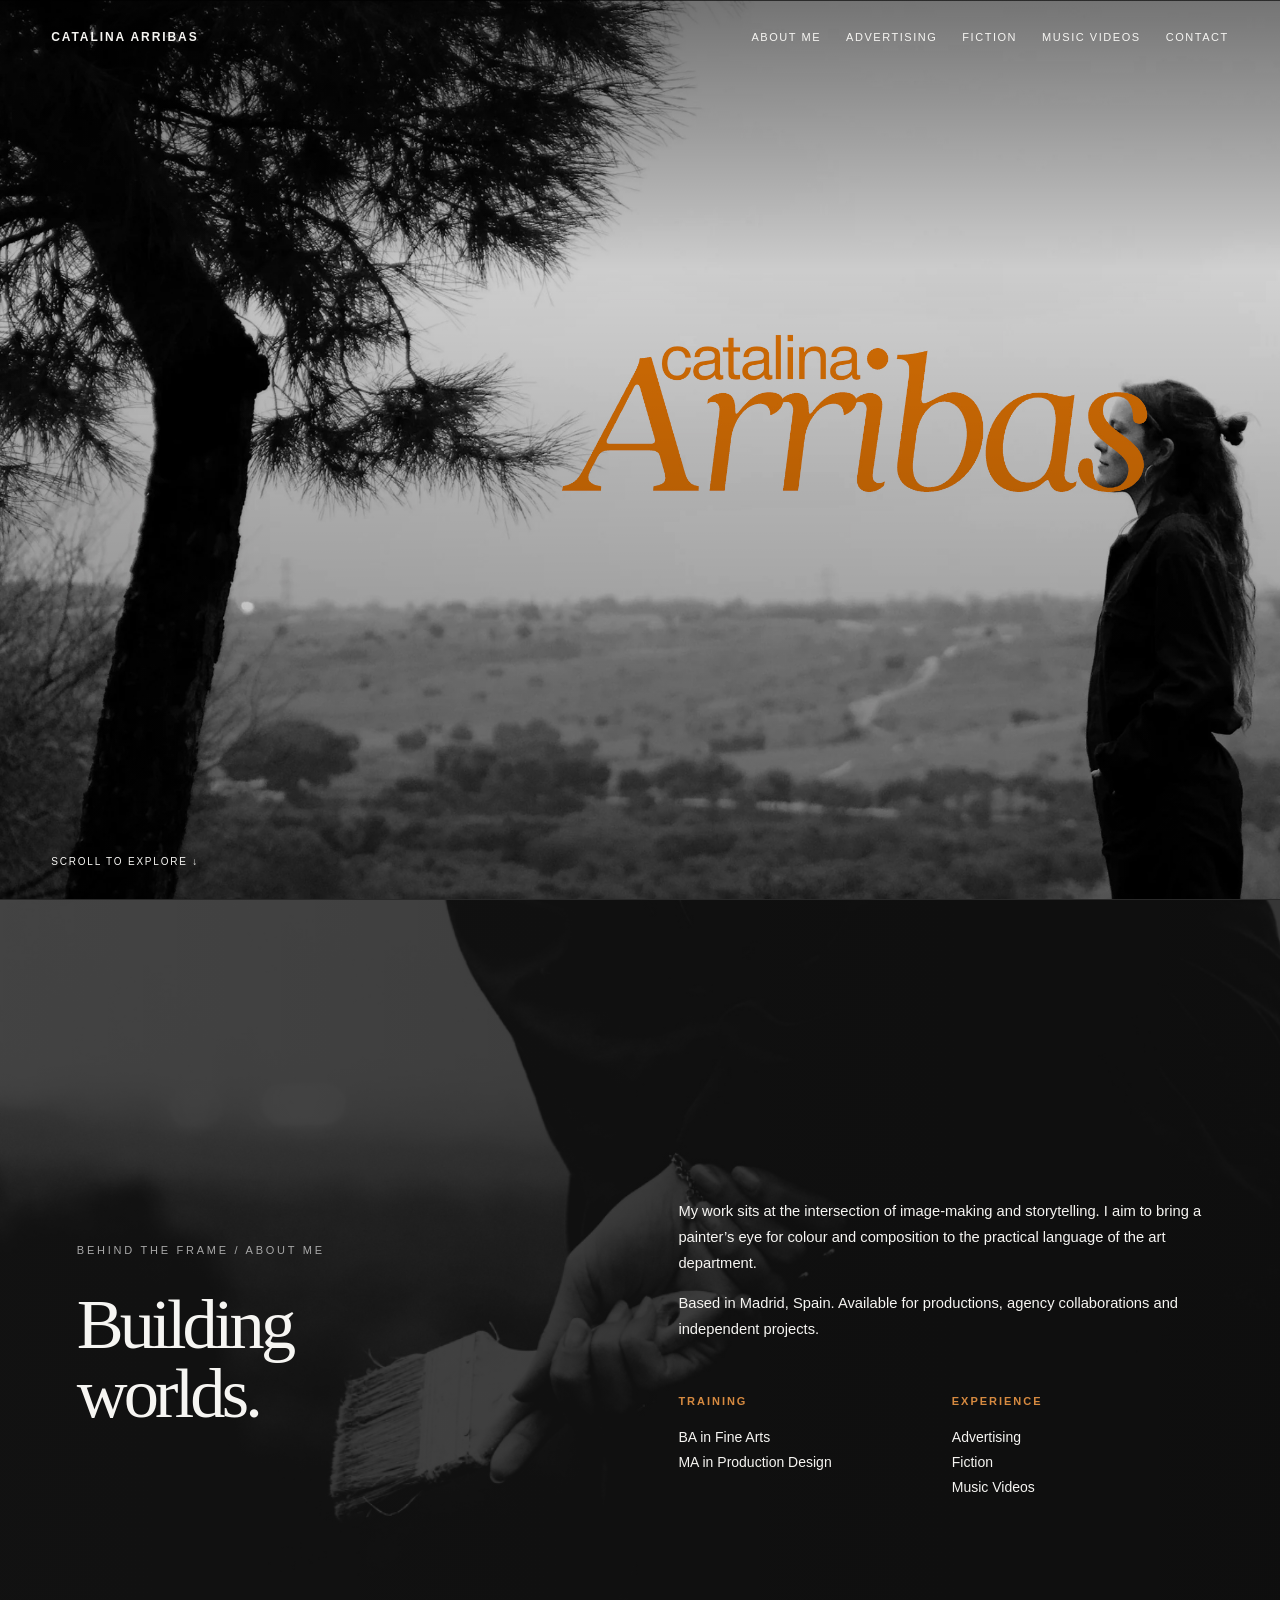
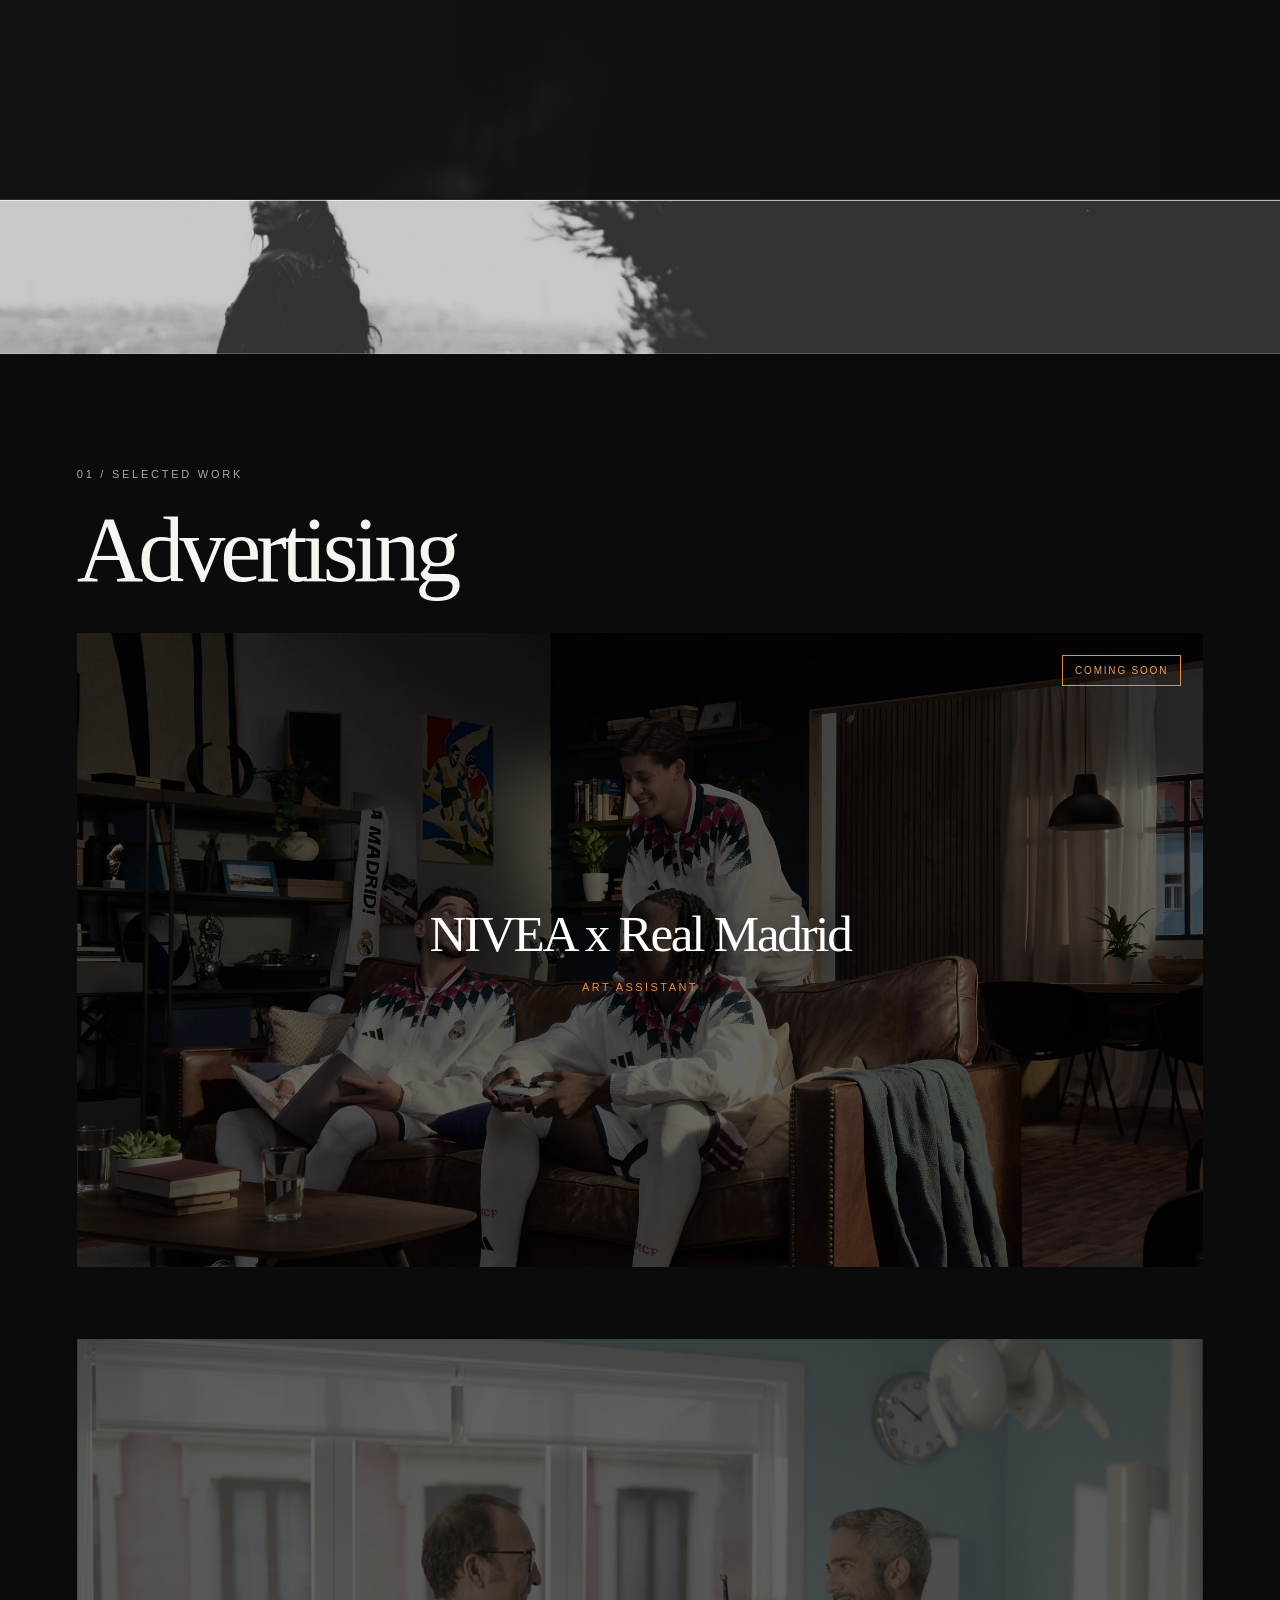
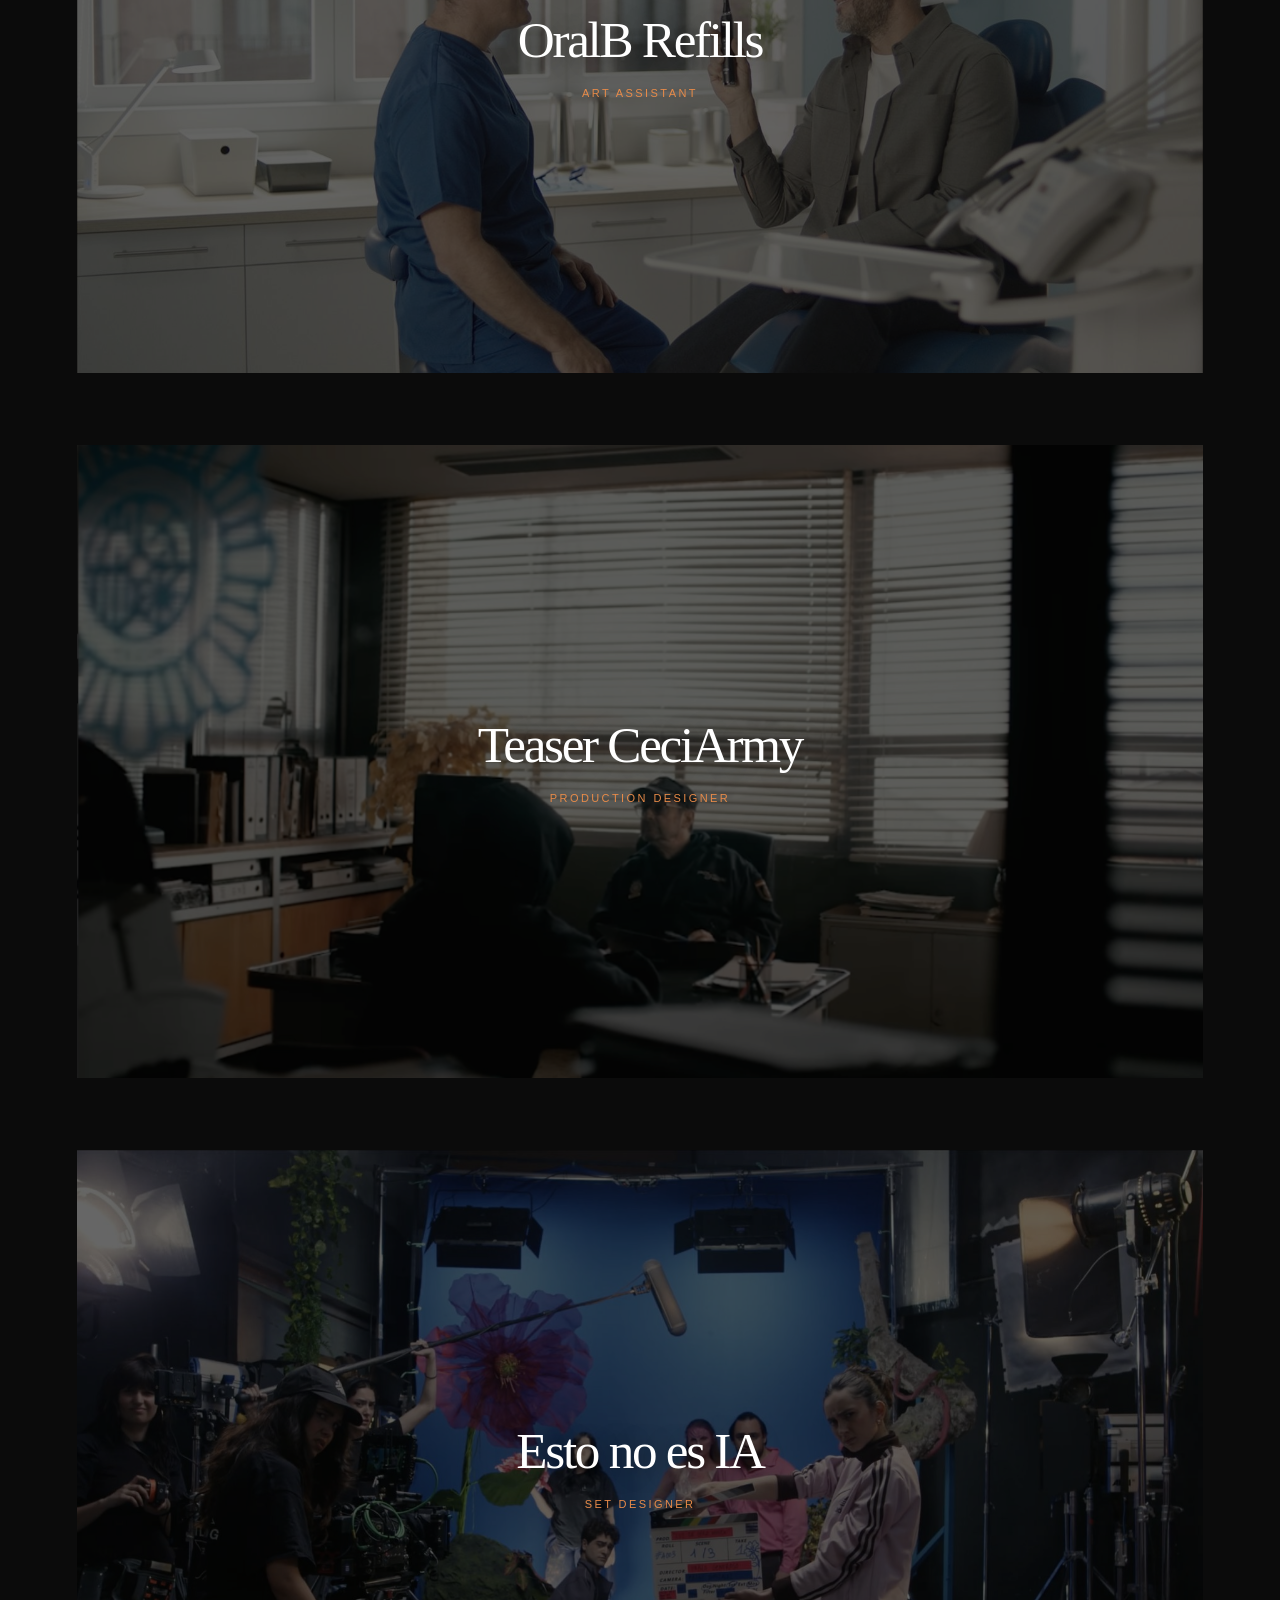
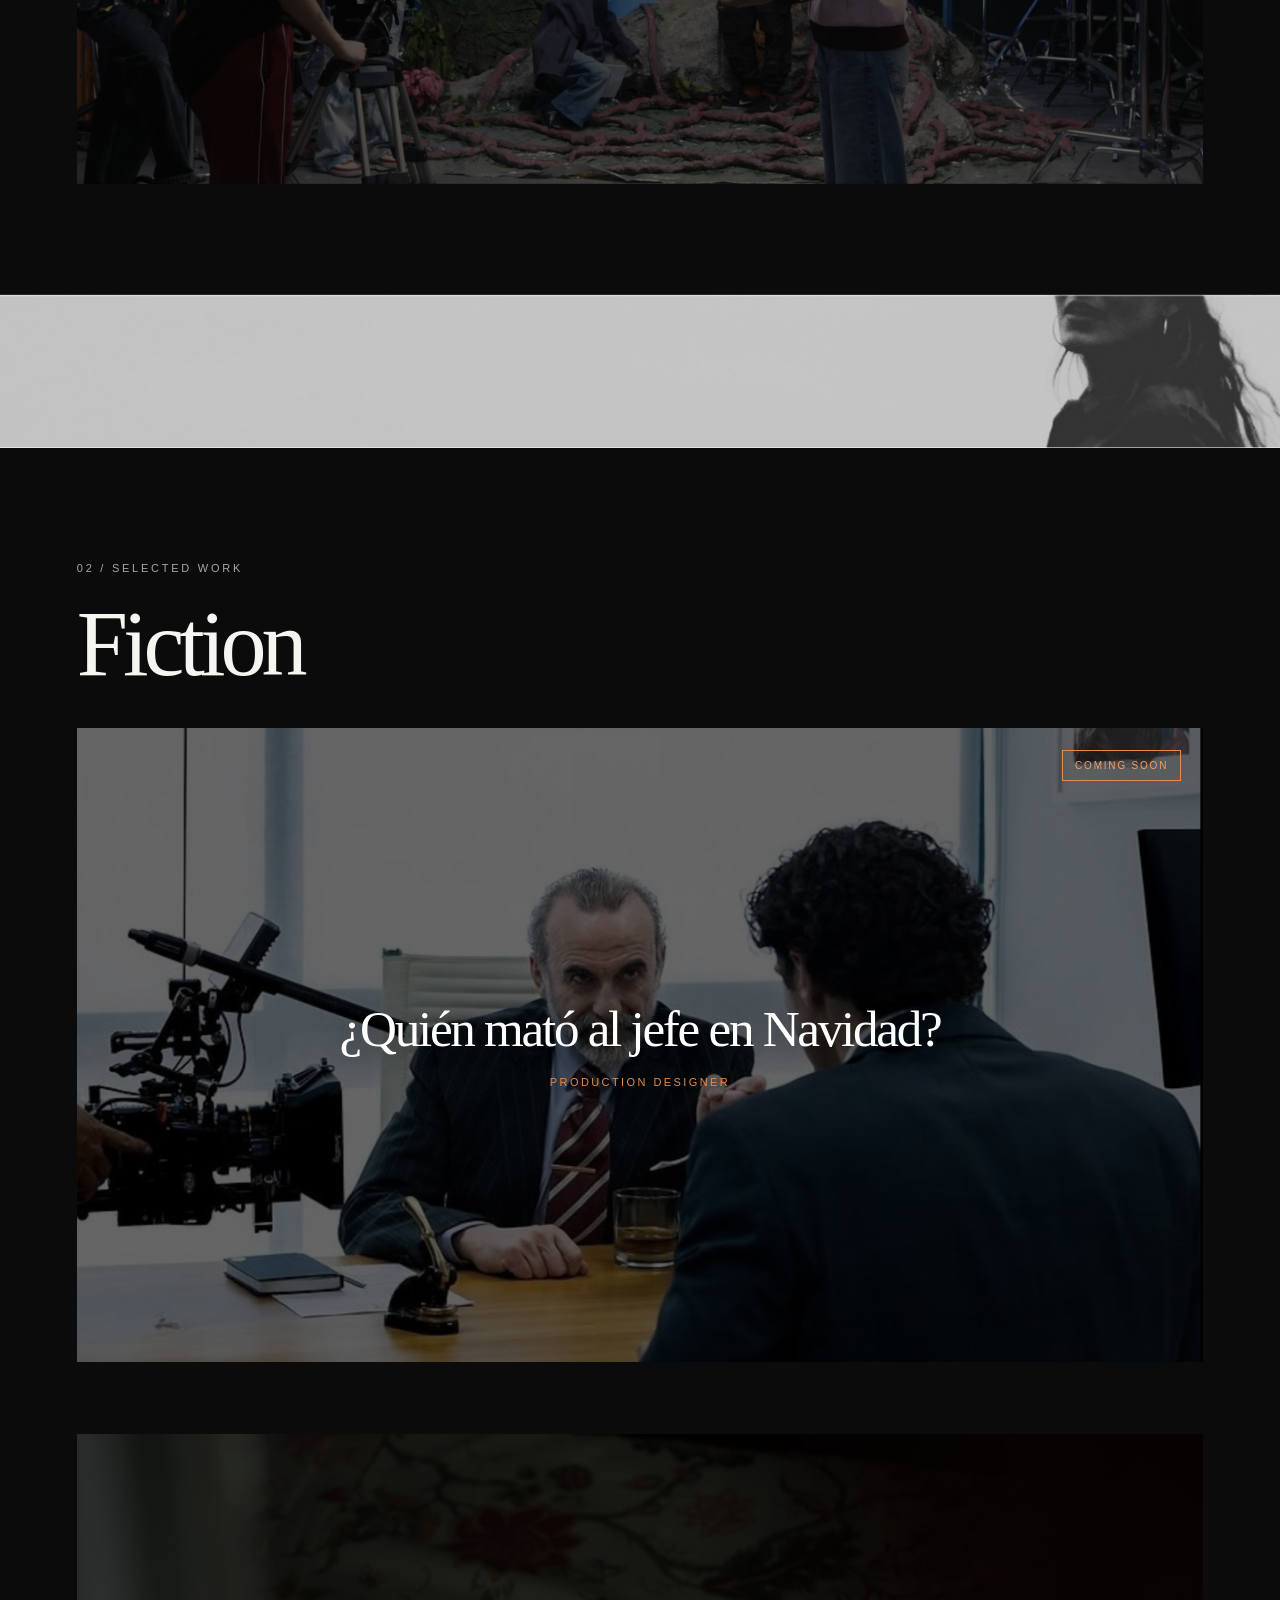
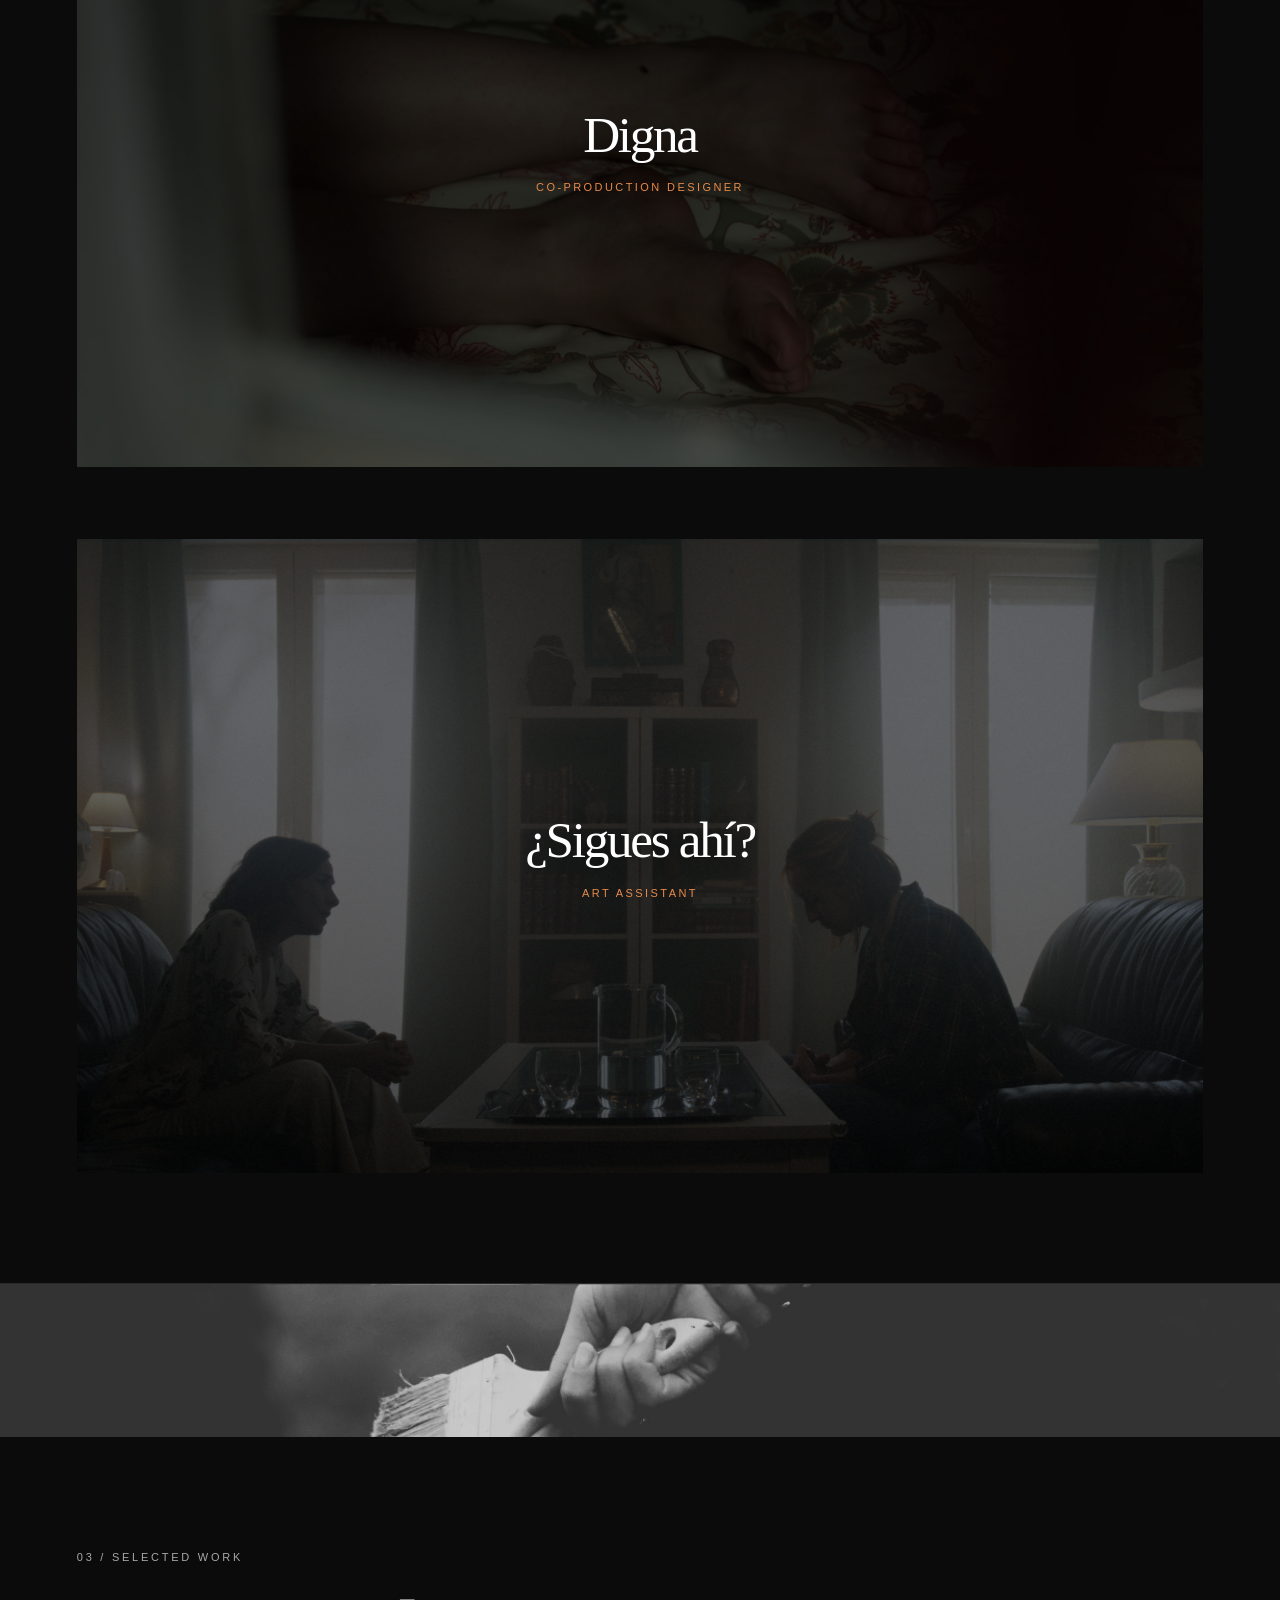
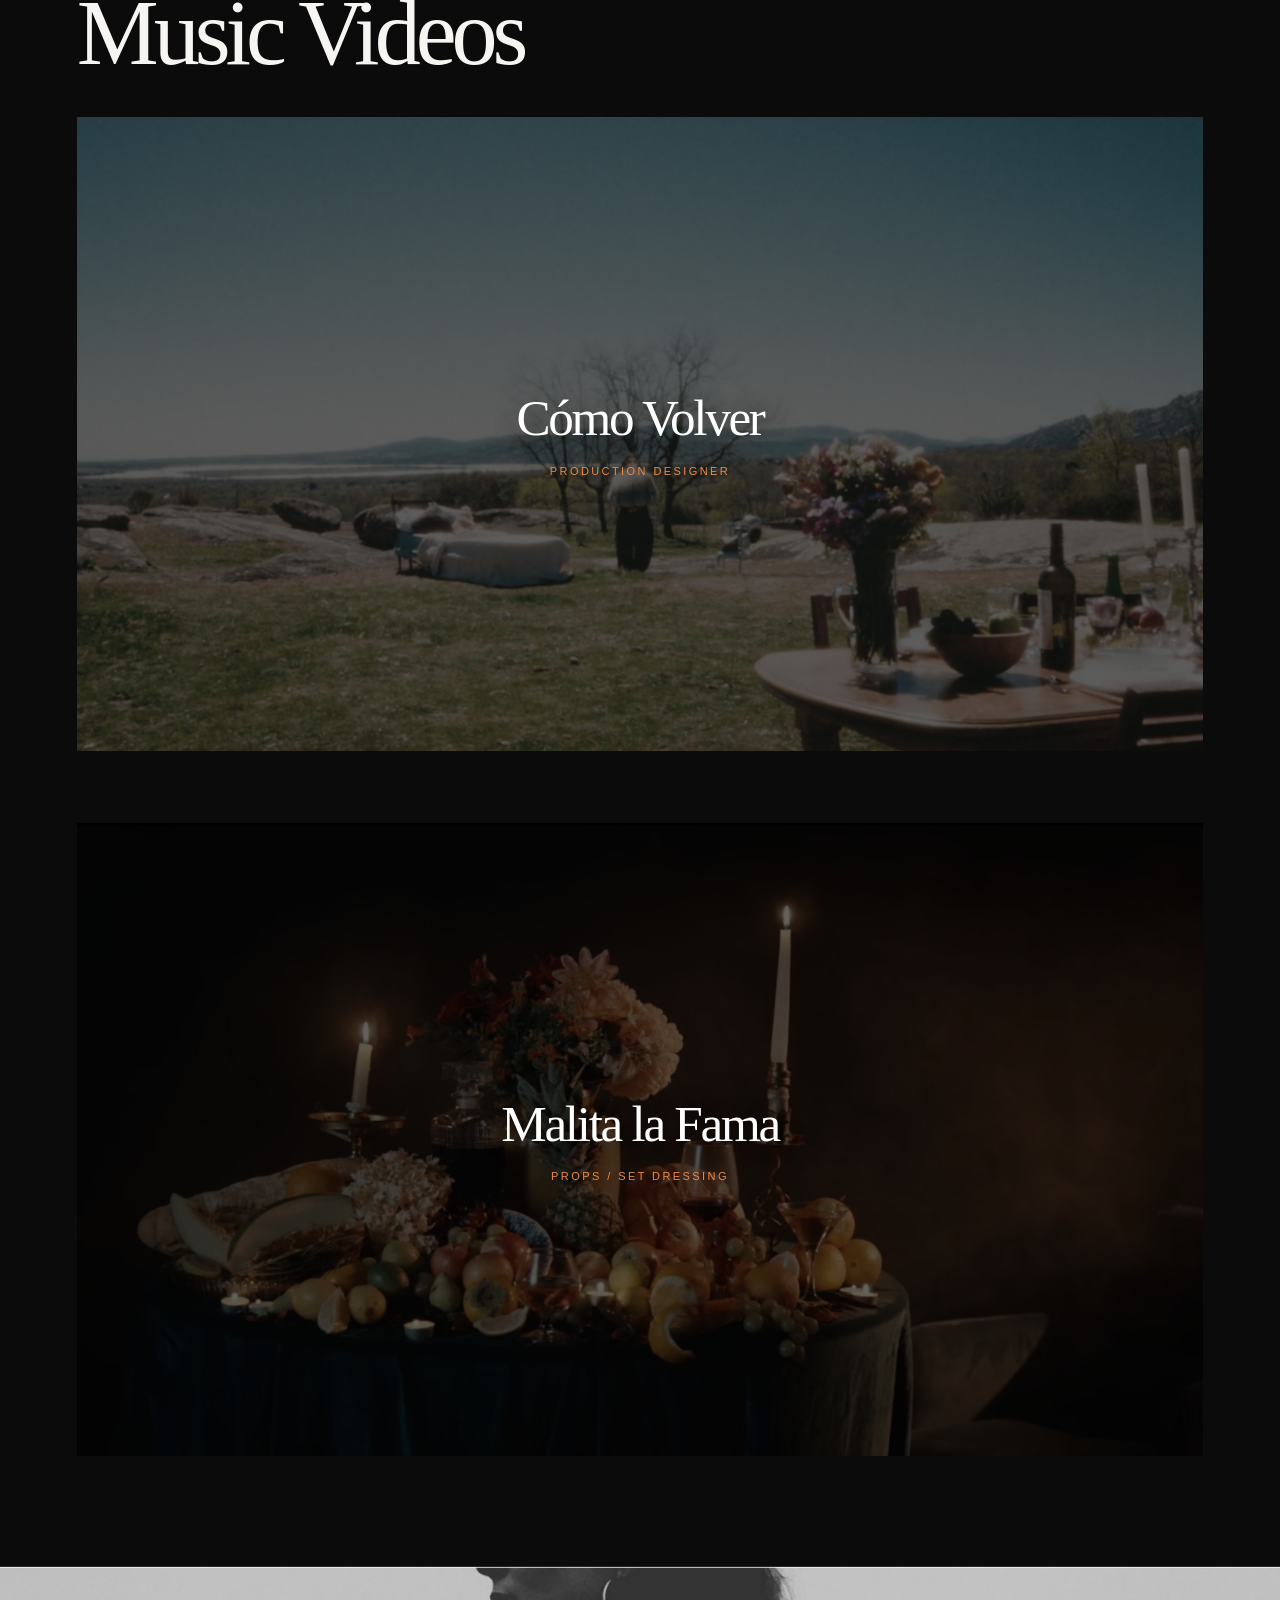
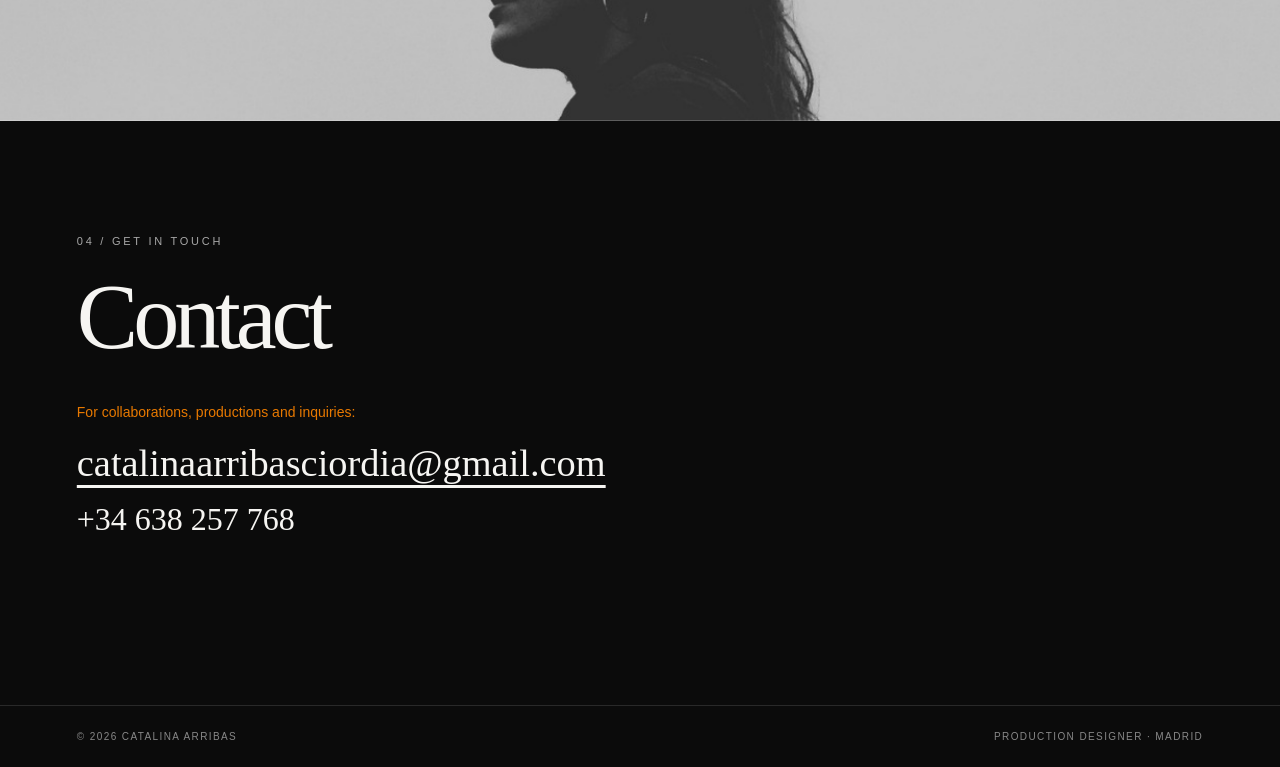
<file: index.html>
<!DOCTYPE html>

<html lang="en"><head><meta charset="utf-8"/><meta content="width=device-width, initial-scale=1" name="viewport"/><meta content="#0b0b0b" name="theme-color"/><meta content="Catalina Arribas — Art Direction portfolio. Advertising, Fiction and Music Videos." name="description"/><title>Catalina Arribas — Art Direction</title><style>
:root{color-scheme:dark}*{box-sizing:border-box}html{scroll-behavior:smooth}body{margin:0;background:#0b0b0b;color:#f6f5f2;font-family:Arial,Helvetica,sans-serif}a{color:inherit;text-decoration:none}header{position:absolute;z-index:3;top:0;left:0;width:100%;padding:30px 4%;display:flex;align-items:center;justify-content:space-between;gap:24px}.brand{font-size:12px;font-weight:700;letter-spacing:.16em}nav{display:flex;flex-wrap:wrap;gap:25px}nav a{font-size:11px;letter-spacing:.14em;text-transform:uppercase;transition:opacity .2s}nav a:hover{opacity:.55}.hero{min-height:100svh;position:relative;display:flex;align-items:center;justify-content:center;overflow:hidden;background:#111}.hero:before{content:"";position:absolute;inset:0;background:url('assets/cover.jpg') center center/cover no-repeat;filter:brightness(1)}.hero:after{content:"";position:absolute;inset:0;background:linear-gradient(180deg,rgba(0,0,0,.45),transparent 30%,rgba(0,0,0,.36))}.hero-content{z-index:1;text-align:center;width:100%;padding:20px}.hero h1{font-family:Georgia,'Times New Roman',serif;font-size:clamp(64px,11vw,185px);font-weight:400;letter-spacing:-.07em;line-height:.9;margin:0}.hero p{font-size:11px;letter-spacing:.38em;text-transform:uppercase;margin:30px 0 0}.scroll{position:absolute;z-index:2;bottom:32px;left:4%;font-size:10px;letter-spacing:.18em;text-transform:uppercase}section{padding:110px 6%;min-height:65vh;border-bottom:1px solid #292929}.eyebrow{font-size:11px;letter-spacing:.25em;text-transform:uppercase;color:#a8a8a8}h2{font-family:Georgia,'Times New Roman',serif;font-weight:400;font-size:clamp(55px,9vw,120px);letter-spacing:-.055em;margin:20px 0 35px}.project-card{display:block;max-width:1200px;margin-top:25px}.project-card img{display:block;width:100%;height:auto;aspect-ratio:16/9;object-fit:cover;transition:opacity .3s}.project-image{position:relative;display:block;overflow:hidden;background:#111}.project-image img{filter:brightness(.40) saturate(.72);transform:scale(1);transition:filter .65s ease,transform .8s ease}.project-card:hover .project-image img,.project-card:focus-visible .project-image img{filter:brightness(1) saturate(1);transform:scale(1.025)}.project-overlay{position:absolute;inset:0;display:flex;flex-direction:column;justify-content:center;align-items:center;text-align:center;padding:24px;pointer-events:none}.project-overlay-title{font-family:Georgia,serif;font-size:clamp(38px,6.5vw,100px);font-weight:400;letter-spacing:-.045em;line-height:1.05;text-shadow:0 2px 24px rgba(0,0,0,.35)}.project-overlay-subtitle{font-size:11px;letter-spacing:.22em;text-transform:uppercase;margin-top:20px}.project-card:focus-visible{outline:2px solid #d66b00;outline-offset:5px}@media(prefers-reduced-motion:reduce){.project-image img{transition:none}}.project-meta{display:flex;justify-content:space-between;gap:12px;flex-wrap:wrap;margin-top:18px}.project-meta strong{font-size:18px;font-weight:400}.project-meta span{font-size:11px;letter-spacing:.12em;text-transform:uppercase;color:#aaa}.project-detail{padding-top:100px}.project-detail img{display:block;width:100%;height:auto;margin-top:25px}.back-link{font-size:12px;letter-spacing:.12em;text-transform:uppercase}.placeholder{min-height:250px;border:1px solid #303030;display:flex;align-items:center;justify-content:center;text-align:center;color:#8e8e8e;font-size:12px;letter-spacing:.12em;text-transform:uppercase;padding:30px}.note{color:#aaa;max-width:600px;line-height:1.7;font-size:14px}.contact-link{font-family:Georgia,serif;font-size:clamp(25px,5vw,70px);text-decoration:underline;text-underline-offset:9px}footer{display:flex;justify-content:space-between;gap:16px;padding:25px 6%;color:#888;font-size:10px;letter-spacing:.14em;text-transform:uppercase}@media(max-width:700px){header{padding:23px 5%;align-items:flex-start;flex-direction:column;gap:20px}nav{gap:14px}nav a{font-size:10px}.hero h1{font-size:clamp(62px,15vw,105px)}.hero:before{background-position:56% center}section{padding:85px 6%;min-height:50vh}footer{flex-direction:column}}

.project-stack{display:grid;gap:72px}.project-card{margin-top:0}.project-overlay-title{color:#fff}
.project-tag{position:absolute;top:22px;right:22px;font-size:10px;letter-spacing:.18em;
padding:9px 12px;border:1px solid rgba(255,255,255,.65);color:#fff}
.project-detail{scroll-margin-top:20px}.detail-head{margin-bottom:40px}.detail-kicker{
font-size:11px;letter-spacing:.2em;text-transform:uppercase;color:#aaa}
.detail-role{color:#bdbdbd;font-size:13px;letter-spacing:.04em;line-height:1.8}
.gallery{display:grid;grid-template-columns:repeat(2,minmax(0,1fr));gap:16px}
.gallery img{margin:0;width:100%;height:100%;object-fit:cover}
.gallery figure{margin:0;overflow:hidden;background:#171717}
.gallery figure:first-child{grid-column:1/-1}
.gallery figure:first-child img{max-height:850px;object-fit:contain}
.gallery figure:not(:first-child) img{aspect-ratio:16/10}
.gallery figcaption{font-size:10px;letter-spacing:.12em;color:#999;padding:10px 0 4px}
.detail-note{font-size:13px;color:#aaa;line-height:1.7;max-width:700px;margin:0 0 30px}
@media(max-width:700px){.project-stack{gap:44px}.gallery{grid-template-columns:1fr}
.gallery figure:first-child{grid-column:auto}.project-tag{top:12px;right:12px;font-size:9px}
.project-overlay-title{font-size:clamp(28px,7vw,56px)}}

.project-meta span,.detail-kicker,.detail-role,.project-overlay-subtitle{color:#e88b49}.project-tag{color:#f2a064;border-color:#e88b49}

/* About and editorial separators */
#about{position:relative;min-height:100vh;display:grid;grid-template-columns:1fr 1fr;gap:6vw;align-items:center;background:#161616 url('assets/about-me.png') center/cover no-repeat;padding:120px 6%;isolation:isolate}#about:before{content:'';position:absolute;inset:0;background:linear-gradient(90deg,rgba(0,0,0,.66),rgba(0,0,0,.72));z-index:-1}.about-title{font-family:Georgia,serif;font-weight:400;font-size:clamp(56px,7vw,115px);line-height:.98;letter-spacing:-.055em;margin:32px 0}.about-copy{font-size:clamp(15px,1.35vw,20px);line-height:1.75;max-width:660px}.about-columns{display:grid;grid-template-columns:1fr 1fr;gap:22px;margin-top:38px}.about-columns h3{font-size:11px;letter-spacing:.18em;text-transform:uppercase;color:#d68a40}.about-columns p{font-size:14px;line-height:1.8}.section-banner{height:clamp(105px,12vw,190px);width:100%;background-position:center;background-size:cover;border:0;padding:0;min-height:0}.section-banner.advertising{background-image:url('assets/banner-advertising.jpg')}.section-banner.fiction{background-image:url('assets/banner-fiction.jpg')}.section-banner.music{background-image:url('assets/banner-music-videos.jpg')}.section-banner.contact{background-image:url('assets/banner-contact.jpg')}#contact .contact-phone{font-size:clamp(21px,3vw,38px);font-family:Georgia,serif} @media(max-width:700px){#about{grid-template-columns:1fr;gap:12px;padding:110px 6% 75px;min-height:85vh}.about-title{font-size:clamp(55px,12vw,85px)}.about-copy{font-size:15px}.section-banner{height:110px}}
 .hero-name{position:relative;color:#e87900;font-family:Georgia,serif;font-weight:400;font-size:clamp(76px,13vw,210px);line-height:.76;letter-spacing:-.075em;text-align:center;text-transform:none;text-shadow:0 1px 8px rgba(0,0,0,.1)}@media(max-width:700px){.hero-name{font-size:clamp(70px,17vw,135px)}} 
/* Project pages: only covers on home; details open as separate views */
.project-detail{display:none}
.project-detail:target{display:block;min-height:100vh;padding-top:130px}
body:has(.project-detail:target) main > :not(.project-detail){display:none}
body:has(.project-detail:target) .project-detail:not(:target){display:none}
.project-image-placeholder{width:100%;height:100%;min-height:300px;display:grid;place-items:center;background:#222;color:#aaa;letter-spacing:.15em;text-transform:uppercase;font-size:12px}
</style><link href="overrides.css" rel="stylesheet"/><script defer="" src="editor.js"></script><style>
/* Typography refinement — smaller, more balanced headings */
main section > h2:not(.about-title){font-size:clamp(48px,7.2vw,104px) !important;line-height:1.05;}
.about-title{font-size:clamp(44px,5.5vw,88px) !important;}
.project-overlay-title{font-size:clamp(24px,4vw,54px) !important;}
.project-meta strong{font-size:clamp(17px,2vw,25px) !important;}
.detail-head h2{font-size:clamp(38px,5.6vw,76px) !important;line-height:1.1;}
.about-copy{font-size:clamp(14px,1.15vw,18px) !important;}
nav a{font-size:11px !important;}
@media(max-width:700px){
 main section > h2:not(.about-title){font-size:clamp(43px,10vw,66px) !important;}
 .about-title{font-size:clamp(42px,10vw,65px) !important;}
 .project-overlay-title{font-size:clamp(22px,6vw,38px) !important;}
 .detail-head h2{font-size:clamp(35px,9vw,55px) !important;}
}/* CONTACT - Ajustes de tipografía */

/* Subtítulo en naranja */
#contact .note {
    color: #e87900 !important;
}

/* Email más pequeño */
#contact .contact-link {
    font-size: clamp(22px, 3vw, 42px) !important;
    overflow-wrap: anywhere;
}

/* Tamaño del teléfono */
#contact .contact-phone {
    font-size: clamp(20px, 2.5vw, 36px) !important;
}
/* Ocultar los textos debajo de todas las portadas */
.project-meta {
    display: none !important;
}
</style></head><body><header><a class="brand" href="index.html#home">CATALINA ARRIBAS</a><nav aria-label="Main navigation"><a href="index.html#about">About Me</a><a href="advertising.html">Advertising</a><a href="fiction.html">Fiction</a><a href="music-videos.html">Music Videos</a><a href="contact.html">Contact</a></nav></header><main><section aria-label="Catalina Arribas, Production Designer" class="hero" id="home"><div class="hero-content"></div><a class="scroll" href="#about">Scroll to explore ↓</a></section><section id="about"><div><span class="eyebrow">Behind the frame / About me</span><h2 class="about-title">Building<br/>worlds.<br/></h2></div><div class="about-copy"><p>My work sits at the intersection of image-making and storytelling. I aim to bring a painter’s eye for colour and composition to the practical language of the art department.</p><p>Based in Madrid, Spain. Available for productions, agency collaborations and independent projects.</p><div class="about-columns"><div><h3>Training</h3><p>BA in Fine Arts<br/>MA in Production Design</p></div><div><h3>Experience</h3><p>Advertising<br/>Fiction<br/>Music Videos</p></div></div></div></section><div aria-hidden="true" class="section-banner advertising"></div><section id="advertising"><span class="eyebrow">01 / Selected work</span><h2>Advertising</h2><div class="project-stack"><a aria-label="View NIVEA x Real Madrid project" class="project-card" href="advertising.html#nivea-real-madrid"><div class="project-image"><img alt="NIVEA x Real Madrid project cover" loading="lazy" src="assets/nivea-real-madrid.jpg"/><div class="project-overlay"><strong class="project-overlay-title">NIVEA x Real Madrid</strong><span class="project-overlay-subtitle">Art Assistant</span></div><span class="project-tag">COMING SOON</span></div><div class="project-meta"><strong>NIVEA x Real Madrid</strong><span>LA COSA DE LAS PELÍCULAS</span></div></a><a aria-label="View OralB Refills project" class="project-card" href="advertising.html#oralb-refills"><div class="project-image"><img alt="OralB Refills project cover" loading="lazy" src="assets/oralb-01.jpg"/><div class="project-overlay"><strong class="project-overlay-title">OralB Refills</strong><span class="project-overlay-subtitle">Art Assistant</span></div></div><div class="project-meta"><strong>OralB Refills</strong><span>LA COSA DE LAS PELÍCULAS</span></div></a><a aria-label="View Teaser CeciArmy project" class="project-card" href="advertising.html#ceciarmy"><div class="project-image"><img alt="Teaser CeciArmy project cover" loading="lazy" src="assets/ceciarmy-01.jpg"/><div class="project-overlay"><strong class="project-overlay-title">Teaser CeciArmy</strong><span class="project-overlay-subtitle">Production Designer</span></div></div><div class="project-meta"><strong>Teaser CeciArmy</strong><span>Batido Productions</span></div></a><a aria-label="View Esto no es IA project" class="project-card" href="advertising.html#esto-no-es-ia"><div class="project-image"><img alt="Esto no es IA project cover" loading="lazy" src="assets/icm-01.jpg"/><div class="project-overlay"><strong class="project-overlay-title">Esto no es IA</strong><span class="project-overlay-subtitle">Set designer</span></div></div><div class="project-meta"><strong>Esto no es IA</strong><span>INSTITUTO DEL CINE DE MADRID</span></div></a></div></section><div aria-hidden="true" class="section-banner fiction"></div><section id="fiction"><span class="eyebrow">02 / Selected work</span><h2>Fiction</h2><div class="project-stack"><a aria-label="View ¿Quién mató al jefe en Navidad? project" class="project-card" href="fiction.html#quien-mato-al-jefe"><div class="project-image"><img alt="¿Quién mató al jefe en Navidad? film cover" loading="lazy" src="assets/fiction-jefe-01.jpg"/><div class="project-overlay"><strong class="project-overlay-title">¿Quién mató al jefe en Navidad?</strong><span class="project-overlay-subtitle">PRODUCTION DESIGNER</span></div><span class="project-tag">COMING SOON</span></div><div class="project-meta"><strong>¿Quién mató al jefe en Navidad?</strong><span>CASTILLA NOVA PRODUCTIONS</span></div></a><a aria-label="View Digna project" class="project-card" href="fiction.html#digna"><div class="project-image"><img alt="Digna film cover" loading="lazy" src="assets/digna-01.jpg"/><div class="project-overlay"><strong class="project-overlay-title">Digna</strong><span class="project-overlay-subtitle">Co-Production Designer</span></div></div><div class="project-meta"><strong>Digna</strong><span>SHORT FILM</span></div></a><a aria-label="View ¿Sigues ahí? project" class="project-card" href="fiction.html#sigues-ahi"><div class="project-image"><img alt="¿Sigues ahí? film cover" loading="lazy" src="assets/sigues-ahi-01.jpg"/><div class="project-overlay"><strong class="project-overlay-title">¿Sigues ahí?</strong><span class="project-overlay-subtitle">Art Assistant</span></div></div><div class="project-meta"><strong>¿Sigues ahí?</strong><span>SHORT FILM</span></div></a></div></section><div aria-hidden="true" class="section-banner music"></div><section id="music-videos"><span class="eyebrow">03 / Selected work</span><h2>Music Videos</h2><div class="project-stack"><a class="project-card" href="music-videos.html#como-volver"><div class="project-image"><img alt="Cómo Volver cover" loading="lazy" src="assets/como-volver-01.jpg"/><div class="project-overlay"><strong class="project-overlay-title">Cómo Volver</strong><span class="project-overlay-subtitle">Production Designer</span></div></div><div class="project-meta"><strong>Cómo Volver</strong><span>WARNER MUSIC</span></div></a><a class="project-card" href="music-videos.html#malita-la-fama"><div class="project-image"><img alt="Malita la Fama · Daviles de Novelda cover" loading="lazy" src="assets/malita-la-fama-01.jpg"/><div class="project-overlay"><strong class="project-overlay-title">Malita la Fama</strong><span class="project-overlay-subtitle">Props / Set Dressing</span></div></div><div class="project-meta"><strong>Daviles de Novelda</strong><span>DAVILES DE NOVELDA</span></div></a></div></section><div aria-hidden="true" class="section-banner contact"></div><section id="contact"><span class="eyebrow">04 / Get in touch</span><h2>Contact</h2><p class="note">For collaborations, productions and inquiries:</p><p><a class="contact-link" href="mailto:catalinaarribasciordia@gmail.com">catalinaarribasciordia@gmail.com</a></p><p><a class="contact-phone" href="tel:+34638257768">+34 638 257 768</a></p></section></main><footer><span>© 2026 Catalina Arribas</span><span>Production Designer · Madrid</span></footer>
<style>
  .floating-contact {
    position: fixed;
    right: 28px;
    bottom: 28px;
    z-index: 9999;
    display: flex;
    align-items: center;
    gap: 12px;
    padding: 15px 24px;
    background: #f2f2f2;
    color: #111;
    border-radius: 100px;
    text-decoration: none;
    font: 600 12px Arial, sans-serif;
    letter-spacing: 2px;
    box-shadow: 0 5px 25px rgba(0,0,0,.25);
    opacity: 0;
    visibility: hidden;
    transform: translateY(15px);
    transition: opacity .3s, transform .3s, visibility .3s;
  }

  .floating-contact.visible {
    opacity: 1;
    visibility: visible;
    transform: translateY(0);
  }

  .floating-contact:hover {
    background: #d7d7d7;
  }

  @media (max-width: 600px) {
    .floating-contact {
      right: 16px;
      bottom: 16px;
      padding: 13px 18px;
    }
  }
</style>

<a href="contact.html"
   class="floating-contact"
   id="floating-contact">
  CONTACT <span aria-hidden="true">↗</span>
</a>

<script>
  const floatingContact = document.getElementById('floating-contact');

  function updateFloatingContact() {
    floatingContact.classList.toggle(
      'visible',
      window.scrollY > 100
    );
  }

  window.addEventListener('scroll', updateFloatingContact, { passive: true });
  updateFloatingContact();
</script>
</body></html>
</file>
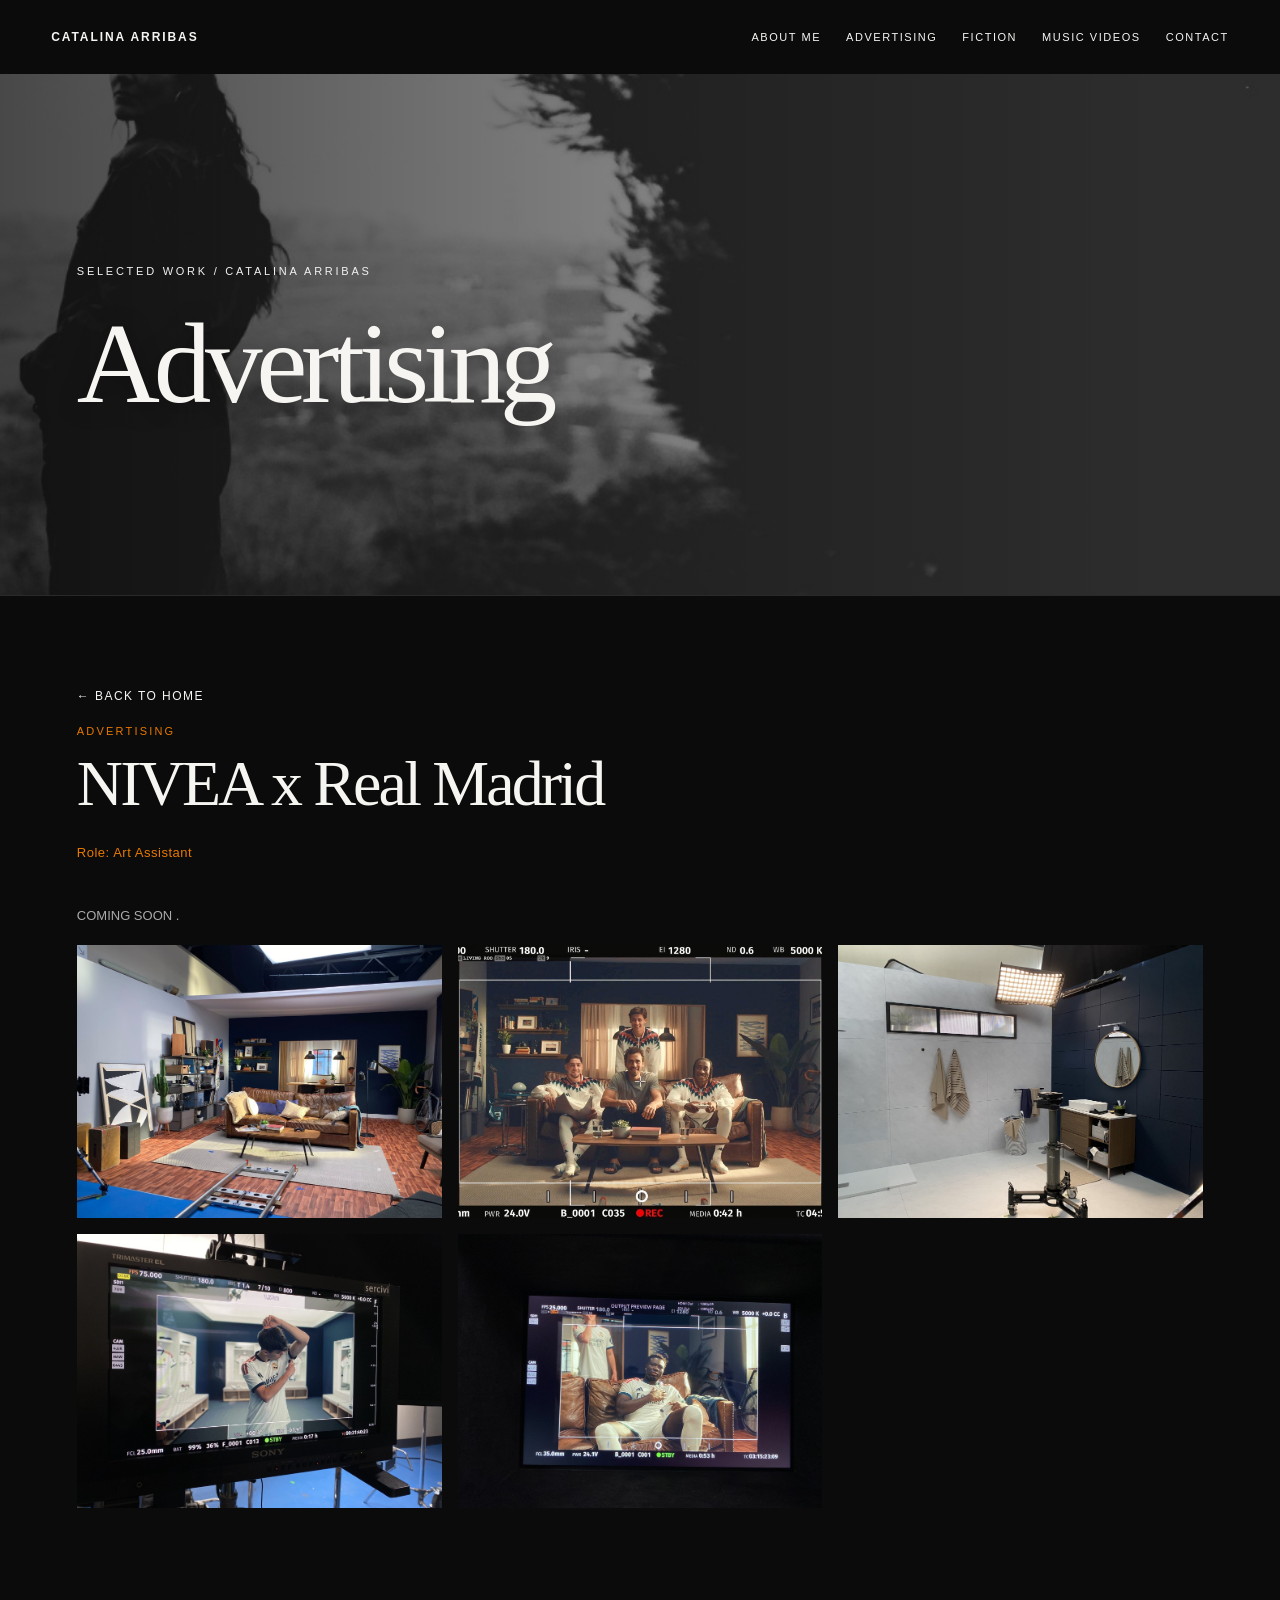
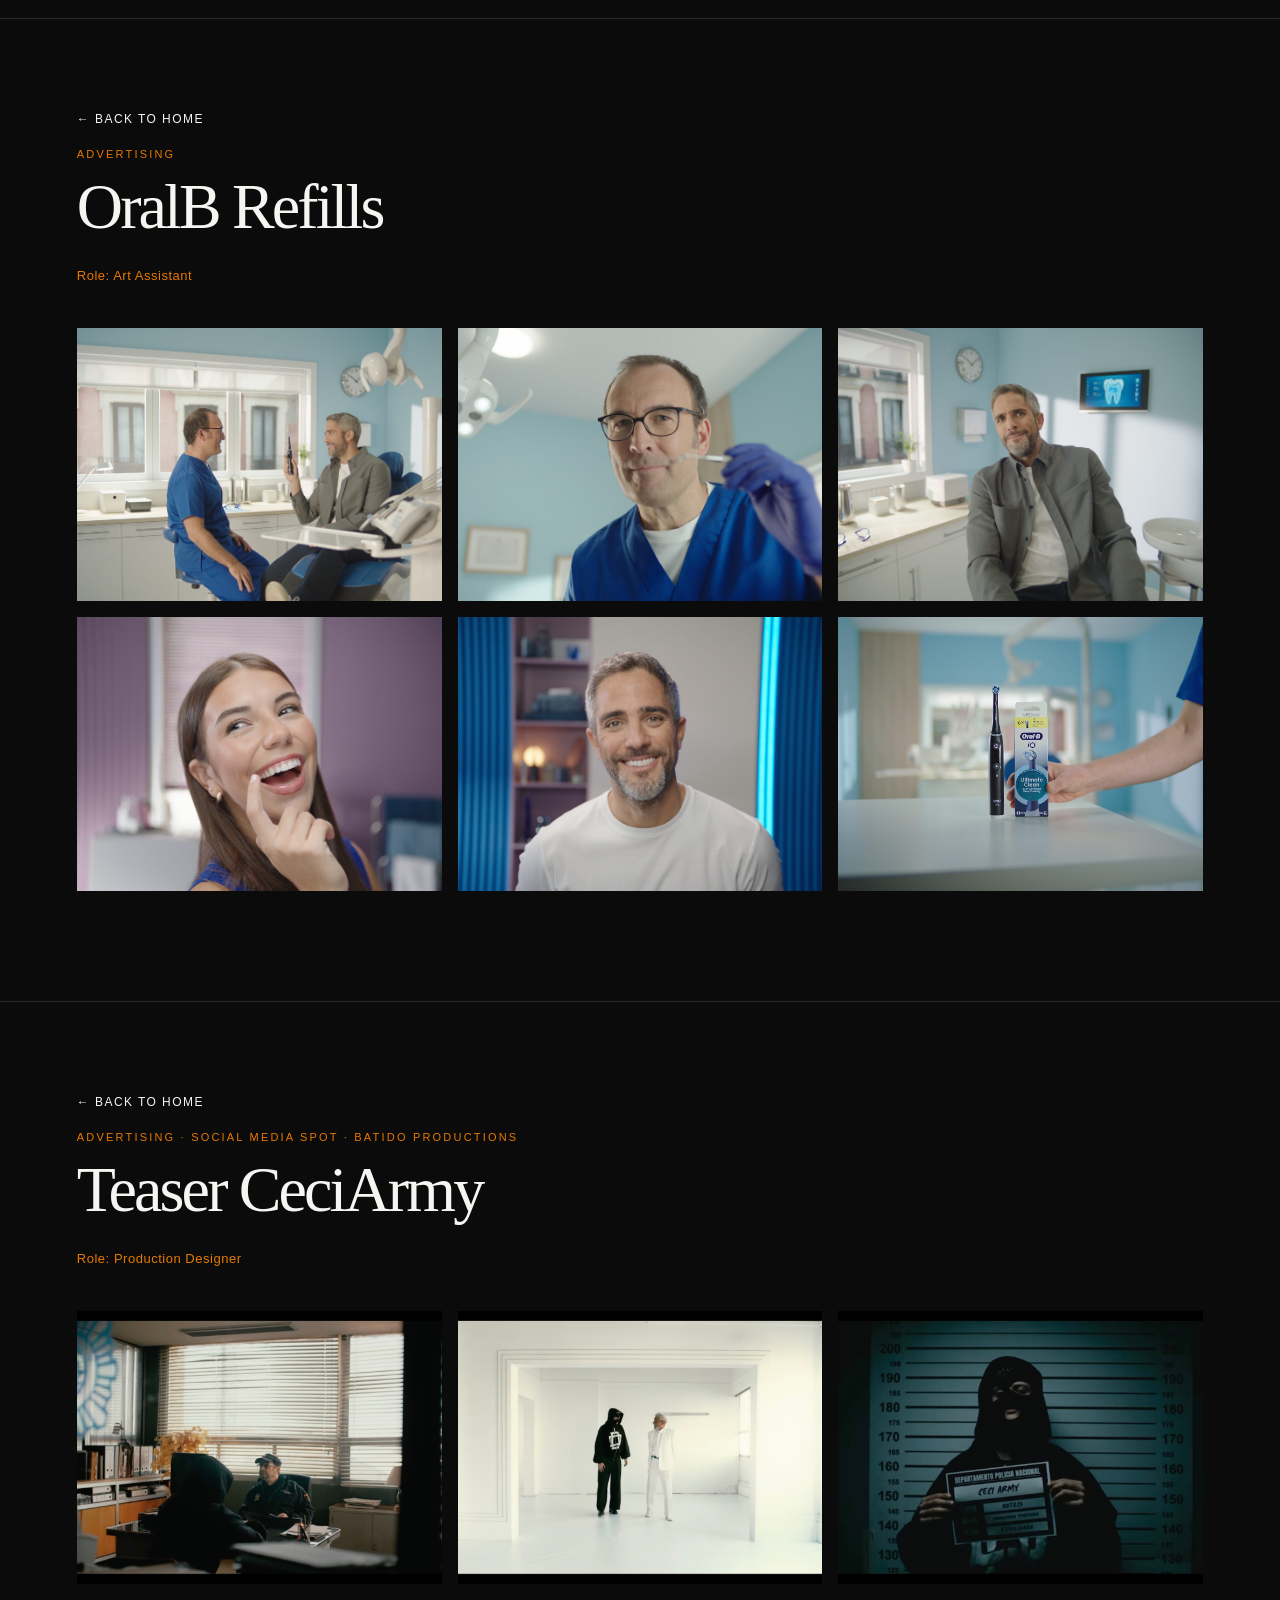
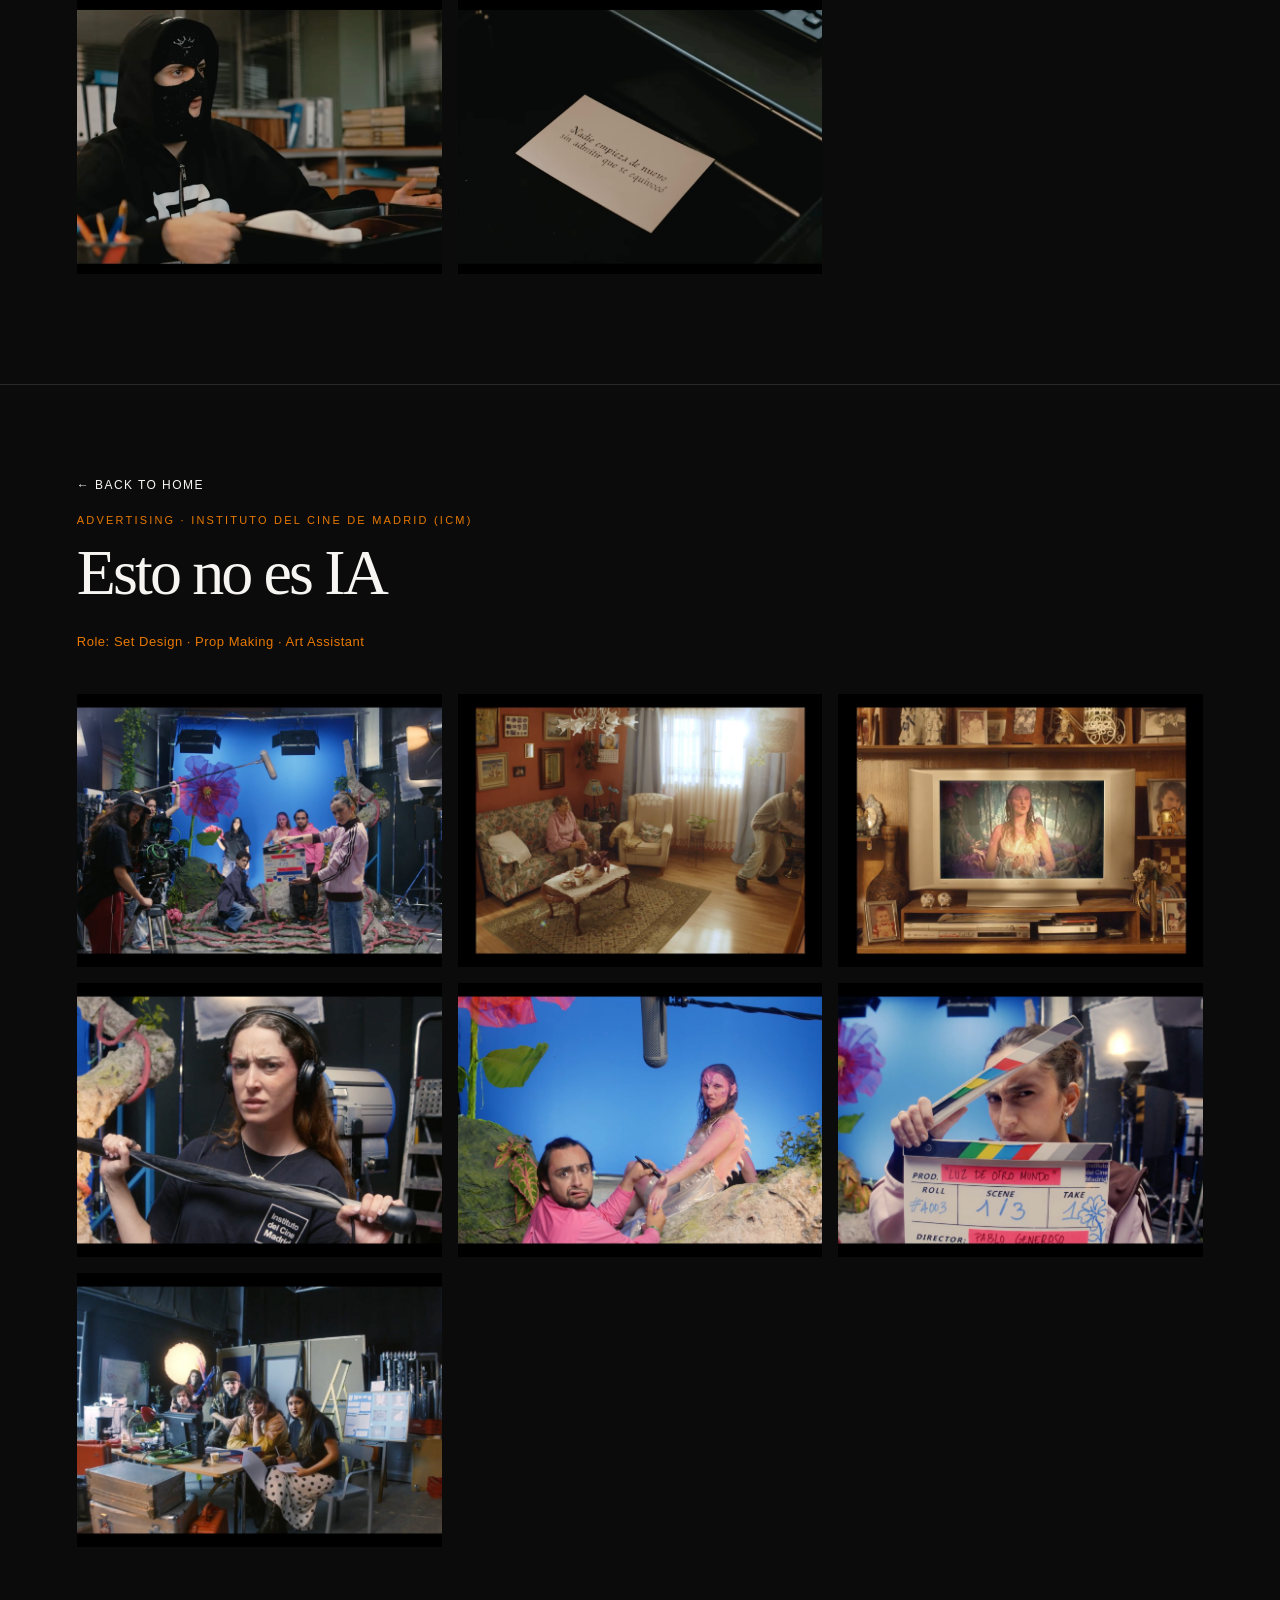
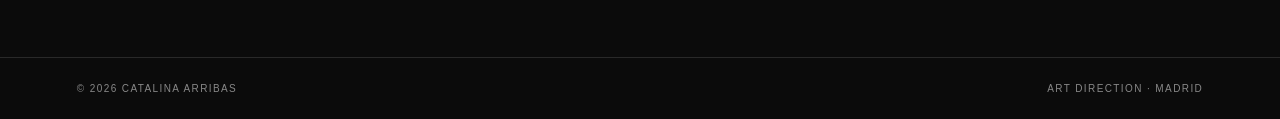
<file: advertising.html>
<!DOCTYPE html>

<html lang="en"><head><meta charset="utf-8"/><meta content="width=device-width, initial-scale=1" name="viewport"/><meta content="#0b0b0b" name="theme-color"/><meta content="Catalina Arribas — Art Direction portfolio. Advertising, Fiction and Music Videos." name="description"/><title>Advertising — Catalina Arribas</title><style>
:root{color-scheme:dark}*{box-sizing:border-box}html{scroll-behavior:smooth}body{margin:0;background:#0b0b0b;color:#f6f5f2;font-family:Arial,Helvetica,sans-serif}a{color:inherit;text-decoration:none}header{position:absolute;z-index:3;top:0;left:0;width:100%;padding:30px 4%;display:flex;align-items:center;justify-content:space-between;gap:24px}.brand{font-size:12px;font-weight:700;letter-spacing:.16em}nav{display:flex;flex-wrap:wrap;gap:25px}nav a{font-size:11px;letter-spacing:.14em;text-transform:uppercase;transition:opacity .2s}nav a:hover{opacity:.55}.hero{min-height:100svh;position:relative;display:flex;align-items:center;justify-content:center;overflow:hidden;background:#111}.hero:before{content:"";position:absolute;inset:0;background:url('assets/cover.jpg') center center/cover no-repeat;filter:brightness(1)}.hero:after{content:"";position:absolute;inset:0;background:linear-gradient(180deg,rgba(0,0,0,.45),transparent 30%,rgba(0,0,0,.36))}.hero-content{z-index:1;text-align:center;width:100%;padding:20px}.hero h1{font-family:Georgia,'Times New Roman',serif;font-size:clamp(64px,11vw,185px);font-weight:400;letter-spacing:-.07em;line-height:.9;margin:0}.hero p{font-size:11px;letter-spacing:.38em;text-transform:uppercase;margin:30px 0 0}.scroll{position:absolute;z-index:2;bottom:32px;left:4%;font-size:10px;letter-spacing:.18em;text-transform:uppercase}section{padding:110px 6%;min-height:65vh;border-bottom:1px solid #292929}.eyebrow{font-size:11px;letter-spacing:.25em;text-transform:uppercase;color:#a8a8a8}h2{font-family:Georgia,'Times New Roman',serif;font-weight:400;font-size:clamp(55px,9vw,120px);letter-spacing:-.055em;margin:20px 0 35px}.project-card{display:block;max-width:1200px;margin-top:25px}.project-card img{display:block;width:100%;height:auto;aspect-ratio:16/9;object-fit:cover;transition:opacity .3s}.project-image{position:relative;display:block;overflow:hidden;background:#111}.project-image img{filter:brightness(.40) saturate(.72);transform:scale(1);transition:filter .65s ease,transform .8s ease}.project-card:hover .project-image img,.project-card:focus-visible .project-image img{filter:brightness(1) saturate(1);transform:scale(1.025)}.project-overlay{position:absolute;inset:0;display:flex;flex-direction:column;justify-content:center;align-items:center;text-align:center;padding:24px;pointer-events:none}.project-overlay-title{font-family:Georgia,serif;font-size:clamp(38px,6.5vw,100px);font-weight:400;letter-spacing:-.045em;line-height:1.05;text-shadow:0 2px 24px rgba(0,0,0,.35)}.project-overlay-subtitle{font-size:11px;letter-spacing:.22em;text-transform:uppercase;margin-top:20px}.project-card:focus-visible{outline:2px solid #d66b00;outline-offset:5px}@media(prefers-reduced-motion:reduce){.project-image img{transition:none}}.project-meta{display:flex;justify-content:space-between;gap:12px;flex-wrap:wrap;margin-top:18px}.project-meta strong{font-size:18px;font-weight:400}.project-meta span{font-size:11px;letter-spacing:.12em;text-transform:uppercase;color:#aaa}.project-detail{padding-top:100px}.project-detail img{display:block;width:100%;height:auto;margin-top:25px}.back-link{font-size:12px;letter-spacing:.12em;text-transform:uppercase}.placeholder{min-height:250px;border:1px solid #303030;display:flex;align-items:center;justify-content:center;text-align:center;color:#8e8e8e;font-size:12px;letter-spacing:.12em;text-transform:uppercase;padding:30px}.note{color:#aaa;max-width:600px;line-height:1.7;font-size:14px}.contact-link{font-family:Georgia,serif;font-size:clamp(25px,5vw,70px);text-decoration:underline;text-underline-offset:9px}footer{display:flex;justify-content:space-between;gap:16px;padding:25px 6%;color:#888;font-size:10px;letter-spacing:.14em;text-transform:uppercase}@media(max-width:700px){header{padding:23px 5%;align-items:flex-start;flex-direction:column;gap:20px}nav{gap:14px}nav a{font-size:10px}.hero h1{font-size:clamp(62px,15vw,105px)}.hero:before{background-position:56% center}section{padding:85px 6%;min-height:50vh}footer{flex-direction:column}}

.project-stack{display:grid;gap:72px}.project-card{margin-top:0}.project-overlay-title{color:#fff}
.project-tag{position:absolute;top:22px;right:22px;font-size:10px;letter-spacing:.18em;
padding:9px 12px;border:1px solid rgba(255,255,255,.65);color:#fff}
.project-detail{scroll-margin-top:20px}.detail-head{margin-bottom:40px}.detail-kicker{
font-size:11px;letter-spacing:.2em;text-transform:uppercase;color:#aaa}
.detail-role{color:#bdbdbd;font-size:13px;letter-spacing:.04em;line-height:1.8}
.gallery{display:grid;grid-template-columns:repeat(2,minmax(0,1fr));gap:16px}
.gallery img{margin:0;width:100%;height:100%;object-fit:cover}
.gallery figure{margin:0;overflow:hidden;background:#171717}
.gallery figure:first-child{grid-column:1/-1}
.gallery figure:first-child img{max-height:850px;object-fit:contain}
.gallery figure:not(:first-child) img{aspect-ratio:16/10}
.gallery figcaption{font-size:10px;letter-spacing:.12em;color:#999;padding:10px 0 4px}
.detail-note{font-size:13px;color:#aaa;line-height:1.7;max-width:700px;margin:0 0 30px}
@media(max-width:700px){.project-stack{gap:44px}.gallery{grid-template-columns:1fr}
.gallery figure:first-child{grid-column:auto}.project-tag{top:12px;right:12px;font-size:9px}
.project-overlay-title{font-size:clamp(28px,7vw,56px)}}

.project-meta span,.detail-kicker,.detail-role,.project-overlay-subtitle{color:#e88b49}.project-tag{color:#f2a064;border-color:#e88b49}

/* About and editorial separators */
#about{position:relative;min-height:100vh;display:grid;grid-template-columns:1fr 1fr;gap:6vw;align-items:center;background:#161616 url('assets/about-me.png') center/cover no-repeat;padding:120px 6%;isolation:isolate}#about:before{content:'';position:absolute;inset:0;background:linear-gradient(90deg,rgba(0,0,0,.66),rgba(0,0,0,.72));z-index:-1}.about-title{font-family:Georgia,serif;font-weight:400;font-size:clamp(56px,7vw,115px);line-height:.98;letter-spacing:-.055em;margin:32px 0}.about-copy{font-size:clamp(15px,1.35vw,20px);line-height:1.75;max-width:660px}.about-columns{display:grid;grid-template-columns:1fr 1fr;gap:22px;margin-top:38px}.about-columns h3{font-size:11px;letter-spacing:.18em;text-transform:uppercase;color:#d68a40}.about-columns p{font-size:14px;line-height:1.8}.section-banner{height:clamp(105px,12vw,190px);width:100%;background-position:center;background-size:cover;border:0;padding:0;min-height:0}.section-banner.advertising{background-image:url('assets/banner-advertising.jpg')}.section-banner.fiction{background-image:url('assets/banner-fiction.jpg')}.section-banner.music{background-image:url('assets/banner-music-videos.jpg')}.section-banner.contact{background-image:url('assets/banner-contact.jpg')}#contact .contact-phone{font-size:clamp(21px,3vw,38px);font-family:Georgia,serif} @media(max-width:700px){#about{grid-template-columns:1fr;gap:12px;padding:110px 6% 75px;min-height:85vh}.about-title{font-size:clamp(55px,12vw,85px)}.about-copy{font-size:15px}.section-banner{height:110px}}
 .hero-name{position:relative;color:#e87900;font-family:Georgia,serif;font-weight:400;font-size:clamp(76px,13vw,210px);line-height:.76;letter-spacing:-.075em;text-align:center;text-transform:none;text-shadow:0 1px 8px rgba(0,0,0,.1)}@media(max-width:700px){.hero-name{font-size:clamp(70px,17vw,135px)}} 
/* Project pages: only covers on home; details open as separate views */
.project-detail{display:none}
.project-detail:target{display:block;min-height:100vh;padding-top:130px}
body:has(.project-detail:target) main > :not(.project-detail){display:none}
body:has(.project-detail:target) .project-detail:not(:target){display:none}
.project-image-placeholder{width:100%;height:100%;min-height:300px;display:grid;place-items:center;background:#222;color:#aaa;letter-spacing:.15em;text-transform:uppercase;font-size:12px}
</style><style>header{position:relative;background:#0b0b0b}main>section:first-child{min-height:0;padding-top:85px;padding-bottom:40px}main>section:first-child h2{margin-bottom:0}.project-detail{scroll-margin-top:20px}</style><style>/* Category pages: display every project in sequence, including when arriving via a cover anchor. */
.project-detail,.project-detail:target{display:block !important;min-height:0 !important;padding-top:90px !important;scroll-margin-top:20px}
body:has(.project-detail:target) main > :not(.project-detail){display:block !important}
body:has(.project-detail:target) .project-detail:not(:target){display:block !important}
.project-detail .back-link{display:inline-block;margin-bottom:22px}
@media(max-width:700px){.project-detail,.project-detail:target{padding-top:65px !important}}
</style><style>
/* Full-bleed photographic category header */
main > section:first-child{
  position:relative; isolation:isolate; display:flex; flex-direction:column;
  justify-content:center; min-height:clamp(360px,58vh,720px) !important;
  padding:100px 6% 75px !important; border-bottom:1px solid #292929;
  background:#242424 url('assets/header-advertising.jpg') center center/cover no-repeat;
}
main > section:first-child::before{content:"";position:absolute;inset:0;z-index:-1;
  background:linear-gradient(90deg,rgba(0,0,0,.64),rgba(0,0,0,.12) 90%);}
main > section:first-child h2{margin:20px 0 0 !important;position:relative;
  text-shadow:0 3px 25px rgba(0,0,0,.35);}
main > section:first-child .eyebrow{position:relative;color:#f2f2f2;}
@media(max-width:700px){main > section:first-child{min-height:390px !important;
  padding:95px 6% 60px !important;background-position:center;}}
<style>
/* TITULOS DE PROYECTOS */

.project-detail .detail-head {
    text-align: left;
    margin-bottom: 12px;
}

.project-detail .detail-kicker {
    color: #e87900 !important;
    font-size: 11px;
    letter-spacing: 0.2em;
    text-transform: uppercase;
    margin: 0 0 12px;
}

.project-detail .detail-head h2 {
    font-family: Georgia, 'Times New Roman', serif;
    font-size: clamp(38px, 5vw, 76px) !important;
    font-weight: 400;
    line-height: 1.1;
    letter-spacing: -0.045em;
    text-align: left;
    margin: 0 0 22px;
}

.project-detail .detail-role {
    text-align: left;
    color: #e87900 !important;
    margin: 0 0 8px;
}

.project-detail .detail-note {
    text-align: left;
    margin: 0 0 18px;
}

/* Reducir espacio antes de las fotografías */
.project-detail .gallery {
    margin-top: 12px;
}

@media (max-width: 700px) {
    .project-detail .detail-head h2 {
        font-size: clamp(32px, 8vw, 52px) !important;
    }
}
/* GALERIAS: TRES FOTOGRAFIAS POR FILA */

.project-detail .gallery {
    display: grid !important;
    grid-template-columns: repeat(3, minmax(0, 1fr)) !important;
    gap: 16px !important;
}

.project-detail .gallery figure,
.project-detail .gallery figure:first-child {
    grid-column: auto !important;
    margin: 0 !important;
}

.project-detail .gallery img,
.project-detail .gallery figure:first-child img,
.project-detail .gallery figure:not(:first-child) img {
    display: block;
    width: 100% !important;
    height: auto !important;
    aspect-ratio: 4 / 3 !important;
    object-fit: cover !important;
    max-height: none !important;
    margin: 0 !important;
}

@media (max-width: 700px) {
    .project-detail .gallery {
        grid-template-columns: 1fr !important;
    }
}
</style><body><header><a class="brand" href="index.html#home">CATALINA ARRIBAS</a><nav aria-label="Main navigation"><a href="index.html#about">About Me</a><a href="advertising.html">Advertising</a><a href="fiction.html">Fiction</a><a href="music-videos.html">Music Videos</a><a href="index.html#contact">Contact</a></nav></header><main><section id="advertising"><span class="eyebrow">Selected work / Catalina Arribas</span><h2>Advertising</h2></section><section class="project-detail" id="nivea-real-madrid"><a class="back-link" href="index.html#advertising">← Back to Home</a><div class="detail-head"><p class="detail-kicker">Advertising</p><h2>NIVEA x Real Madrid</h2><p class="detail-role">Role: Art Assistant</p></div><p class="detail-note">COMING SOON .</p><div class="gallery"><figure><img alt="NIVEA x Real Madrid — image 1" loading="lazy" src="assets/nivea-01.jpg"/></figure><figure><img alt="NIVEA x Real Madrid — image 2" loading="lazy" src="assets/nivea-02.jpg"/></figure><figure><img alt="NIVEA x Real Madrid — image 3" loading="lazy" src="assets/nivea-03.jpg"/></figure><figure><img alt="NIVEA x Real Madrid — image 4" loading="lazy" src="assets/nivea-04.jpg"/></figure><figure><img alt="NIVEA x Real Madrid — image 5" loading="lazy" src="assets/nivea-05.jpg"/></figure></div></section><section class="project-detail" id="oralb-refills"><a class="back-link" href="index.html#advertising">← Back to Home</a><div class="detail-head"><p class="detail-kicker">Advertising</p><h2>OralB Refills</h2><p class="detail-role">Role: Art Assistant</p></div><div class="gallery"><figure><img alt="OralB Refills — image 1" loading="lazy" src="assets/oralb-01.jpg"/></figure><figure><img alt="OralB Refills — image 2" loading="lazy" src="assets/oralb-02.jpg"/></figure><figure><img alt="OralB Refills — image 3" loading="lazy" src="assets/oralb-03.jpg"/></figure><figure><img alt="OralB Refills — image 4" loading="lazy" src="assets/oralb-04.jpg"/></figure><figure><img alt="OralB Refills — image 5" loading="lazy" src="assets/oralb-05.jpg"/></figure><figure><img alt="OralB Refills — image 6" loading="lazy" src="assets/oralb-06.jpg"/></figure></div></section><section class="project-detail" id="ceciarmy"><a class="back-link" href="index.html#advertising">← Back to Home</a><div class="detail-head"><p class="detail-kicker">Advertising · Social Media Spot · Batido Productions</p><h2>Teaser CeciArmy</h2><p class="detail-role">Role: Production Designer</p></div><div class="gallery"><figure><img alt="Teaser CeciArmy still 1" loading="lazy" src="assets/ceciarmy-01.jpg"/></figure><figure><img alt="Teaser CeciArmy still 2" loading="lazy" src="assets/ceciarmy-02.jpg"/></figure><figure><img alt="Teaser CeciArmy still 3" loading="lazy" src="assets/ceciarmy-03.jpg"/></figure><figure><img alt="Teaser CeciArmy still 4" loading="lazy" src="assets/ceciarmy-04.jpg"/></figure><figure><img alt="Teaser CeciArmy still 5" loading="lazy" src="assets/ceciarmy-05.jpg"/></figure></div></section><section class="project-detail" id="esto-no-es-ia"><a class="back-link" href="index.html#advertising">← Back to Home</a><div class="detail-head"><p class="detail-kicker">Advertising · Instituto del Cine de Madrid (ICM)</p><h2>Esto no es IA</h2><p class="detail-role">Role: Set Design · Prop Making · Art Assistant</p></div><div class="gallery"><figure><img alt="Esto no es IA — image 1" loading="lazy" src="assets/icm-01.jpg"/></figure><figure><img alt="Esto no es IA — image 2" loading="lazy" src="assets/icm-02.jpg"/></figure><figure><img alt="Esto no es IA — image 3" loading="lazy" src="assets/icm-03.jpg"/></figure><figure><img alt="Esto no es IA — image 4" loading="lazy" src="assets/icm-04.jpg"/></figure><figure><img alt="Esto no es IA — image 5" loading="lazy" src="assets/icm-05.jpg"/></figure><figure><img alt="Esto no es IA — image 6" loading="lazy" src="assets/icm-06.jpg"/></figure><figure><img alt="Esto no es IA — image 7" loading="lazy" src="assets/icm-07.jpg"/></figure></div></section></main><footer><span>© 2026 Catalina Arribas</span><span>Art Direction · Madrid</span></footer>
<style>
  .floating-contact {
    position: fixed;
    right: 28px;
    bottom: 28px;
    z-index: 9999;
    display: flex;
    align-items: center;
    gap: 12px;
    padding: 15px 24px;
    background: #f2f2f2;
    color: #111;
    border-radius: 100px;
    text-decoration: none;
    font: 600 12px Arial, sans-serif;
    letter-spacing: 2px;
    box-shadow: 0 5px 25px rgba(0,0,0,.25);
    opacity: 0;
    visibility: hidden;
    transform: translateY(15px);
    transition: opacity .3s, transform .3s, visibility .3s;
  }

  .floating-contact.visible {
    opacity: 1;
    visibility: visible;
    transform: translateY(0);
  }

  .floating-contact:hover {
    background: #d7d7d7;
  }

  @media (max-width: 600px) {
    .floating-contact {
      right: 16px;
      bottom: 16px;
      padding: 13px 18px;
    }
  }
</style>

<a href="index.html#contact"
   class="floating-contact"
   id="floating-contact">
  CONTACT <span aria-hidden="true">↗</span>
</a>

<script>
  const floatingContact = document.getElementById('floating-contact');

  function updateFloatingContact() {
    floatingContact.classList.toggle(
      'visible',
      window.scrollY > 100
    );
  }

  window.addEventListener('scroll', updateFloatingContact, { passive: true });
  updateFloatingContact();
</script>
</body></html>
</file>
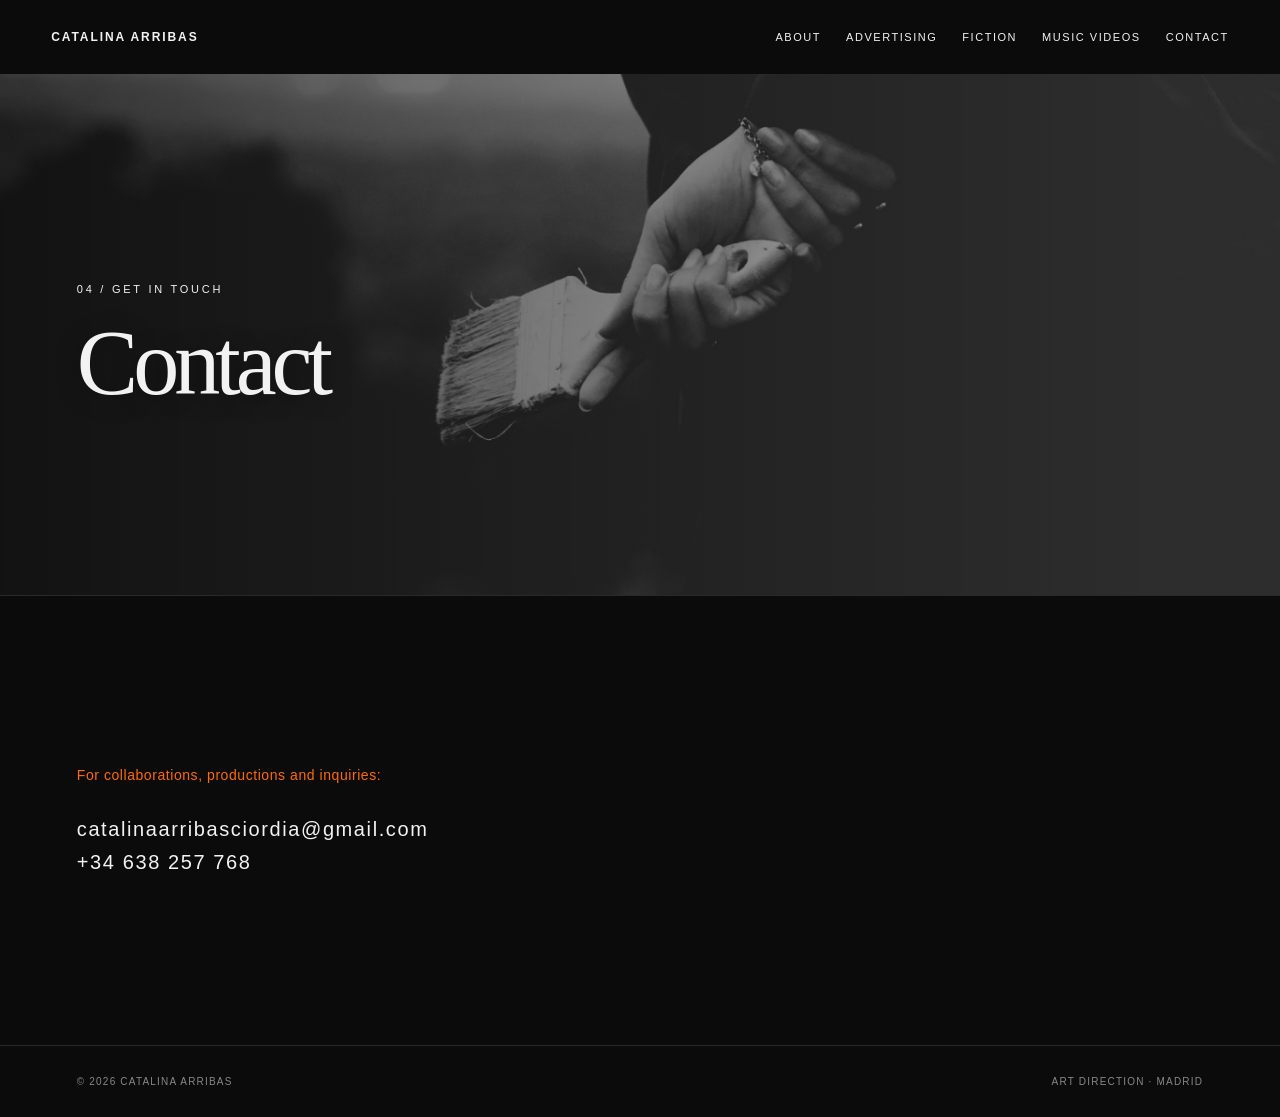
<file: contact.html>
<!DOCTYPE html>
<html lang="en">
<head>
<meta charset="UTF-8">
<meta name="viewport" content="width=device-width, initial-scale=1.0">
<meta name="theme-color" content="#0b0b0b">
<meta name="description" content="Contact Catalina Arribas — Art Direction.">
<title>Catalina Arribas — Contact</title>

<style>
:root {
    color-scheme: dark;
}

* {
    margin: 0;
    padding: 0;
    box-sizing: border-box;
}

html {
    scroll-behavior: smooth;
}

body {
    background: #0b0b0b;
    color: #f2f2f2;
    font-family: Arial, Helvetica, sans-serif;
}

/* NAVIGATION */

header {
    position: relative;
    z-index: 3;
    background: #0b0b0b;
    width: 100%;
    padding: 30px 4%;
    display: flex;
    align-items: center;
    justify-content: space-between;
    gap: 24px;
}

.brand {
    font-size: 12px;
    font-weight: 700;
    letter-spacing: .16em;
    text-transform: uppercase;
    white-space: nowrap;
}

.brand a {
    color: #f2f2f2;
    text-decoration: none;
}

nav {
    display: flex;
    flex-wrap: wrap;
    gap: 25px;
}

nav a {
    color: #f2f2f2;
    text-decoration: none;
    font-size: 11px;
    letter-spacing: .14em;
    text-transform: uppercase;
    transition: opacity .2s;
}

nav a:hover {
    opacity: .5;
}

/* CONTACT HERO */

main > section:first-child {
    position: relative;
    isolation: isolate;
    display: flex;
    flex-direction: column;
    justify-content: center;
    min-height: clamp(360px, 58vh, 720px);
    padding: 100px 6% 75px;
    border-bottom: 1px solid #292929;
    background: #242424 url('assets/contact-header.jpg') center center/cover no-repeat;
}

main > section:first-child::before {
    content: "";
    position: absolute;
    inset: 0;
    z-index: -1;
    background: linear-gradient(
        90deg,
        rgba(0,0,0,.64),
        rgba(0,0,0,.12) 90%
    );
}

main > section:first-child h1 {
    margin: 20px 0 0;
    position: relative;
    font-family: Georgia, "Times New Roman", serif;
    font-size: clamp(48px, 7.2vw, 104px);
    font-weight: 400;
    letter-spacing: -.055em;
    line-height: 1.05;
    text-shadow: 0 3px 25px rgba(0,0,0,.35);
}

.eyebrow {
    position: relative;
    color: #f2f2f2;
    font-size: 11px;
    letter-spacing: .25em;
    text-transform: uppercase;
}

/* CONTACT CONTENT */

.contact-content {
    min-height: 50vh;
    padding: 110px 6%;
    display: flex;
    flex-direction: column;
    justify-content: center;
    border-bottom: 1px solid #292929;
}

.contact-intro {
    color: #ff6b00;
    font-size: 14px;
    letter-spacing: .04em;
    margin-bottom: 35px;
}

.contact-details {
    display: flex;
    flex-direction: column;
    align-items: flex-start;
    gap: 10px;
}

.email,
.phone {
    color: #f2f2f2;
    text-decoration: none;
    font-family: Arial, Helvetica, sans-serif;
    font-size: 20px;
    letter-spacing: .08em;
    transition: opacity .2s;
}

.email:hover,
.phone:hover {
    opacity: .5;
}

/* FOOTER */

footer {
    padding: 30px 6%;
    display: flex;
    justify-content: space-between;
    align-items: center;
    gap: 20px;
    color: #888;
    font-size: 10px;
    letter-spacing: .12em;
    text-transform: uppercase;
}

/* MOBILE */

@media (max-width: 700px) {

    header {
        padding: 23px 5%;
        align-items: flex-start;
        flex-direction: column;
        gap: 20px;
    }

    nav {
        gap: 14px;
    }

    nav a {
        font-size: 10px;
    }

    main > section:first-child {
        min-height: 390px;
        padding: 95px 6% 60px;
        background-position: center;
    }

    .contact-content {
        padding: 80px 6%;
    }

    footer {
        padding: 25px 6%;
        flex-direction: column;
        align-items: flex-start;
        gap: 12px;
    }
}
</style>
</head>

<body>

<header>
    <div class="brand">
        <a href="index.html">Catalina Arribas</a>
    </div>

    <nav>
        <a href="index.html#about">About</a>
        <a href="advertising.html">Advertising</a>
        <a href="fiction.html">Fiction</a>
        <a href="music-videos.html">Music Videos</a>
        <a href="contact.html">Contact</a>
    </nav>
</header>

<main>

    <section class="contact-header">
        <span class="eyebrow">04 / Get in touch</span>
        <h1>Contact</h1>
    </section>

    <section class="contact-content">

        <p class="contact-intro">
            For collaborations, productions and inquiries:
        </p>

        <div class="contact-details">

            <a
                class="email"
                href="mailto:catalinaarribasciordia@gmail.com?subject=Collaboration%20inquiry&body=Hi%20Cata%2C%20you%20are%20exactly%20who%20I%27m%20looking%20for.%20Shall%20we%20work%20together%3F"
            >
                catalinaarribasciordia@gmail.com
            </a>

            <a
                class="phone"
                href="tel:+34638257768"
            >
                +34 638 257 768
            </a>

        </div>

    </section>

</main>

<footer>
    <span>© 2026 Catalina Arribas</span>
    <span>Art Direction · Madrid</span>
</footer>

</body>
</html>
</file>
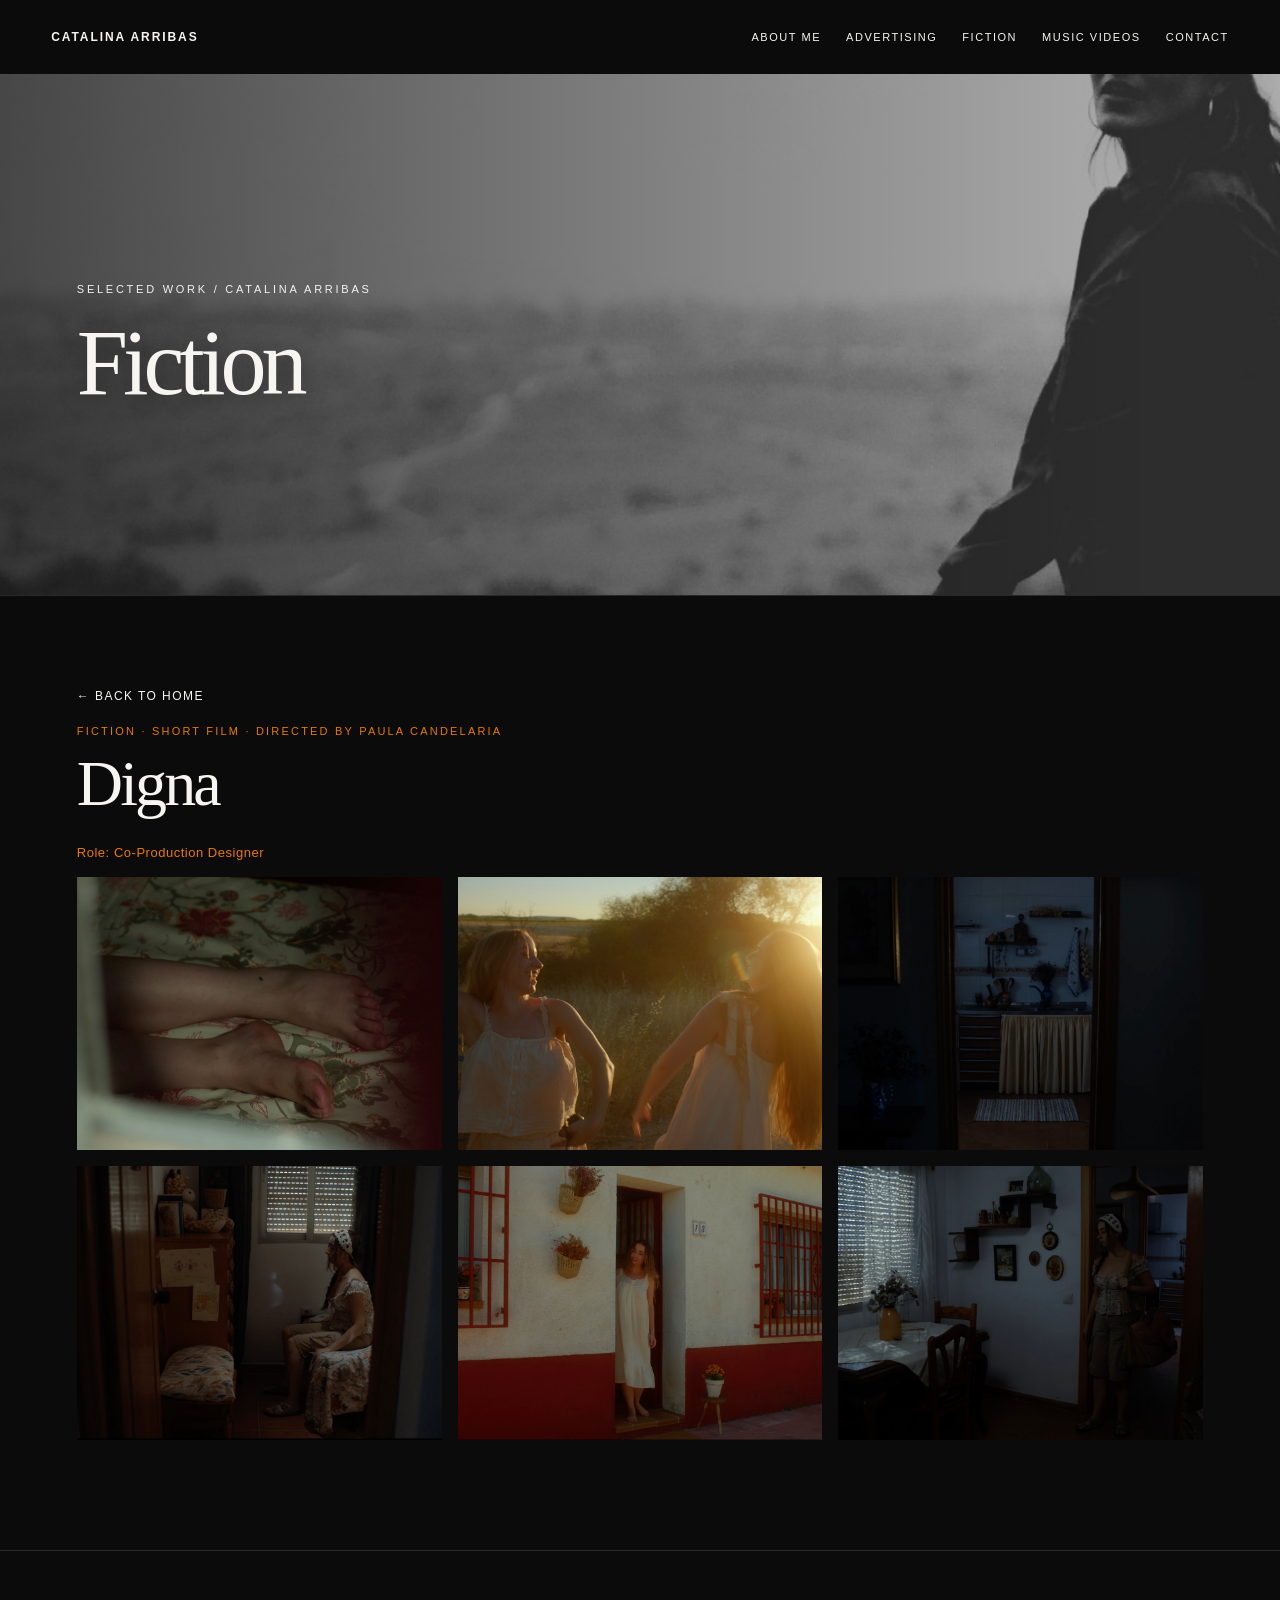
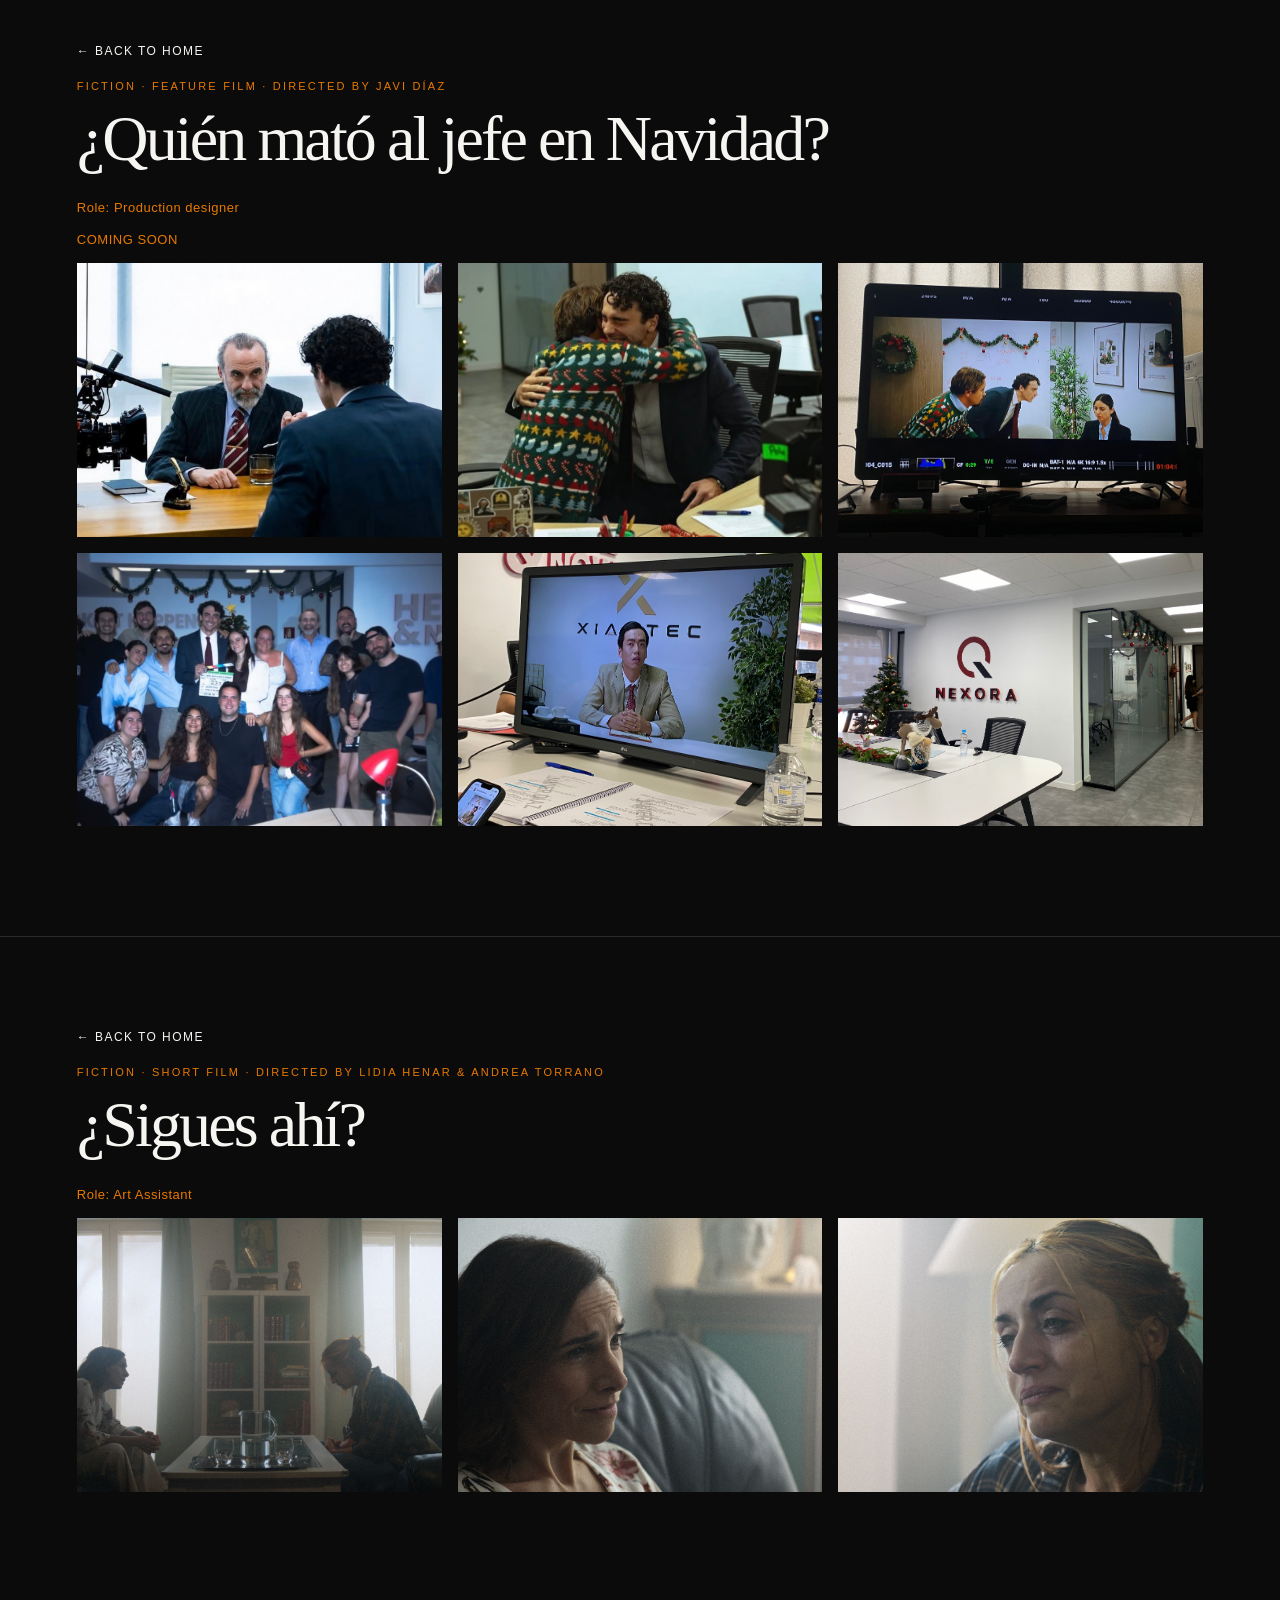
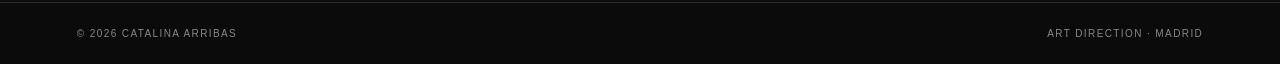
<file: fiction.html>
<!DOCTYPE html>

<html lang="en"><head><meta charset="utf-8"/><meta content="width=device-width, initial-scale=1" name="viewport"/><meta content="#0b0b0b" name="theme-color"/><meta content="Catalina Arribas — Art Direction portfolio. Advertising, Fiction and Music Videos." name="description"/><title>Fiction — Catalina Arribas</title><style>
:root{color-scheme:dark}*{box-sizing:border-box}html{scroll-behavior:smooth}body{margin:0;background:#0b0b0b;color:#f6f5f2;font-family:Arial,Helvetica,sans-serif}a{color:inherit;text-decoration:none}header{position:absolute;z-index:3;top:0;left:0;width:100%;padding:30px 4%;display:flex;align-items:center;justify-content:space-between;gap:24px}.brand{font-size:12px;font-weight:700;letter-spacing:.16em}nav{display:flex;flex-wrap:wrap;gap:25px}nav a{font-size:11px;letter-spacing:.14em;text-transform:uppercase;transition:opacity .2s}nav a:hover{opacity:.55}.hero{min-height:100svh;position:relative;display:flex;align-items:center;justify-content:center;overflow:hidden;background:#111}.hero:before{content:"";position:absolute;inset:0;background:url('assets/cover.jpg') center top/cover no-repeat;filter:brightness(1)}.hero:after{content:"";position:absolute;inset:0;background:linear-gradient(180deg,rgba(0,0,0,.45),transparent 30%,rgba(0,0,0,.36))}.hero-content{z-index:1;text-align:center;width:100%;padding:20px}.hero h1{font-family:Georgia,'Times New Roman',serif;font-size:clamp(64px,11vw,185px);font-weight:400;letter-spacing:-.07em;line-height:.9;margin:0}.hero p{font-size:11px;letter-spacing:.38em;text-transform:uppercase;margin:30px 0 0}.scroll{position:absolute;z-index:2;bottom:32px;left:4%;font-size:10px;letter-spacing:.18em;text-transform:uppercase}section{padding:110px 6%;min-height:65vh;border-bottom:1px solid #292929}.eyebrow{font-size:11px;letter-spacing:.25em;text-transform:uppercase;color:#a8a8a8}h2{font-family:Georgia,'Times New Roman',serif;font-weight:400;font-size:clamp(55px,9vw,120px);letter-spacing:-.055em;margin:20px 0 35px}.project-card{display:block;max-width:1200px;margin-top:25px}.project-card img{display:block;width:100%;height:auto;aspect-ratio:16/9;object-fit:cover;transition:opacity .3s}.project-image{position:relative;display:block;overflow:hidden;background:#111}.project-image img{filter:brightness(.40) saturate(.72);transform:scale(1);transition:filter .65s ease,transform .8s ease}.project-card:hover .project-image img,.project-card:focus-visible .project-image img{filter:brightness(1) saturate(1);transform:scale(1.025)}.project-overlay{position:absolute;inset:0;display:flex;flex-direction:column;justify-content:center;align-items:center;text-align:center;padding:24px;pointer-events:none}.project-overlay-title{font-family:Georgia,serif;font-size:clamp(38px,6.5vw,100px);font-weight:400;letter-spacing:-.045em;line-height:1.05;text-shadow:0 2px 24px rgba(0,0,0,.35)}.project-overlay-subtitle{font-size:11px;letter-spacing:.22em;text-transform:uppercase;margin-top:20px}.project-card:focus-visible{outline:2px solid #d66b00;outline-offset:5px}@media(prefers-reduced-motion:reduce){.project-image img{transition:none}}.project-meta{display:flex;justify-content:space-between;gap:12px;flex-wrap:wrap;margin-top:18px}.project-meta strong{font-size:18px;font-weight:400}.project-meta span{font-size:11px;letter-spacing:.12em;text-transform:uppercase;color:#aaa}.project-detail{padding-top:100px}.project-detail img{display:block;width:100%;height:auto;margin-top:25px}.back-link{font-size:12px;letter-spacing:.12em;text-transform:uppercase}.placeholder{min-height:250px;border:1px solid #303030;display:flex;align-items:center;justify-content:center;text-align:center;color:#8e8e8e;font-size:12px;letter-spacing:.12em;text-transform:uppercase;padding:30px}.note{color:#aaa;max-width:600px;line-height:1.7;font-size:14px}.contact-link{font-family:Georgia,serif;font-size:clamp(25px,5vw,70px);text-decoration:underline;text-underline-offset:9px}footer{display:flex;justify-content:space-between;gap:16px;padding:25px 6%;color:#888;font-size:10px;letter-spacing:.14em;text-transform:uppercase}@media(max-width:700px){header{padding:23px 5%;align-items:flex-start;flex-direction:column;gap:20px}nav{gap:14px}nav a{font-size:10px}.hero h1{font-size:clamp(62px,15vw,105px)}.hero:before{background-position:56% center}section{padding:85px 6%;min-height:50vh}footer{flex-direction:column}}

.project-stack{display:grid;gap:72px}.project-card{margin-top:0}.project-overlay-title{color:#fff}
.project-tag{position:absolute;top:22px;right:22px;font-size:10px;letter-spacing:.18em;
padding:9px 12px;border:1px solid rgba(255,255,255,.65);color:#fff}
.project-detail{scroll-margin-top:20px}.detail-head{margin-bottom:40px}.detail-kicker{
font-size:11px;letter-spacing:.2em;text-transform:uppercase;color:#aaa}
.detail-role{color:#bdbdbd;font-size:13px;letter-spacing:.04em;line-height:1.8}
.gallery{display:grid;grid-template-columns:repeat(2,minmax(0,1fr));gap:16px}
.gallery img{margin:0;width:100%;height:100%;object-fit:cover}
.gallery figure{margin:0;overflow:hidden;background:#171717}
.gallery figure:first-child{grid-column:1/-1}
.gallery figure:first-child img{max-height:850px;object-fit:contain}
.gallery figure:not(:first-child) img{aspect-ratio:16/10}
.gallery figcaption{font-size:10px;letter-spacing:.12em;color:#999;padding:10px 0 4px}
.detail-note{font-size:13px;color:#aaa;line-height:1.7;max-width:700px;margin:0 0 30px}
@media(max-width:700px){.project-stack{gap:44px}.gallery{grid-template-columns:1fr}
.gallery figure:first-child{grid-column:auto}.project-tag{top:12px;right:12px;font-size:9px}
.project-overlay-title{font-size:clamp(28px,7vw,56px)}}

.project-meta span,.detail-kicker,.detail-role,.project-overlay-subtitle{color:#e88b49}.project-tag{color:#f2a064;border-color:#e88b49}

/* About and editorial separators */
#about{position:relative;min-height:100vh;display:grid;grid-template-columns:1fr 1fr;gap:6vw;align-items:center;background:#161616 url('assets/about-me.png') center/cover no-repeat;padding:120px 6%;isolation:isolate}#about:before{content:'';position:absolute;inset:0;background:linear-gradient(90deg,rgba(0,0,0,.66),rgba(0,0,0,.72));z-index:-1}.about-title{font-family:Georgia,serif;font-weight:400;font-size:clamp(56px,7vw,115px);line-height:.98;letter-spacing:-.055em;margin:32px 0}.about-copy{font-size:clamp(15px,1.35vw,20px);line-height:1.75;max-width:660px}.about-columns{display:grid;grid-template-columns:1fr 1fr;gap:22px;margin-top:38px}.about-columns h3{font-size:11px;letter-spacing:.18em;text-transform:uppercase;color:#d68a40}.about-columns p{font-size:14px;line-height:1.8}.section-banner{height:clamp(105px,12vw,190px);width:100%;background-position:center top;background-size:cover;border:0;padding:0;min-height:0}.section-banner.advertising{background-image:url('assets/banner-advertising.jpg')}.section-banner.fiction{background-image:url('assets/banner-fiction.jpg')}.section-banner.music{background-image:url('assets/banner-music-videos.jpg')}.section-banner.contact{background-image:url('assets/banner-contact.jpg')}#contact .contact-phone{font-size:clamp(21px,3vw,38px);font-family:Georgia,serif} @media(max-width:700px){#about{grid-template-columns:1fr;gap:12px;padding:110px 6% 75px;min-height:85vh}.about-title{font-size:clamp(55px,12vw,85px)}.about-copy{font-size:15px}.section-banner{height:110px}}
 .hero-name{position:relative;color:#e87900;font-family:Georgia,serif;font-weight:400;font-size:clamp(76px,13vw,210px);line-height:.76;letter-spacing:-.075em;text-align:center;text-transform:none;text-shadow:0 1px 8px rgba(0,0,0,.1)}@media(max-width:700px){.hero-name{font-size:clamp(70px,17vw,135px)}} 
/* Project pages: only covers on home; details open as separate views */
.project-detail{display:none}
.project-detail:target{display:block;min-height:100vh;padding-top:130px}
body:has(.project-detail:target) main > :not(.project-detail){display:none}
body:has(.project-detail:target) .project-detail:not(:target){display:none}
.project-image-placeholder{width:100%;height:100%;min-height:300px;display:grid;place-items:center;background:#222;color:#aaa;letter-spacing:.15em;text-transform:uppercase;font-size:12px}
</style><style>header{position:relative;background:#0b0b0b}main>section:first-child{min-height:0;padding-top:85px;padding-bottom:40px}main>section:first-child h2{margin-bottom:0}.project-detail{scroll-margin-top:20px}</style><style>/* Category pages: display every project in sequence, including when arriving via a cover anchor. */
.project-detail,.project-detail:target{display:block !important;min-height:0 !important;padding-top:90px !important;scroll-margin-top:20px}
body:has(.project-detail:target) main > :not(.project-detail){display:block !important}
body:has(.project-detail:target) .project-detail:not(:target){display:block !important}
.project-detail .back-link{display:inline-block;margin-bottom:22px}
@media(max-width:700px){.project-detail,.project-detail:target{padding-top:65px !important}}
</style><style>
/* Full-bleed photographic category header */
main > section:first-child{
  position:relative; isolation:isolate; display:flex; flex-direction:column;
  justify-content:center; min-height:clamp(360px,58vh,720px) !important;
  padding:100px 6% 75px !important; border-bottom:1px solid #292929;
  background:#242424 url('assets/header-fiction.jpg') center center/cover no-repeat;
}
main > section:first-child::before{content:"";position:absolute;inset:0;z-index:-1;
  background:linear-gradient(90deg,rgba(0,0,0,.64),rgba(0,0,0,.12) 90%);}
main > section:first-child h2{margin:20px 0 0 !important;position:relative;
  text-shadow:0 3px 25px rgba(0,0,0,.35);}
main > section:first-child .eyebrow{position:relative;color:#f2f2f2;}
@media(max-width:700px){main > section:first-child{min-height:390px !important;
  padding:95px 6% 60px !important;background-position:center;}}
</style><link href="overrides.css" rel="stylesheet"/><script defer="" src="editor.js"></script><style>
/* Typography refinement — smaller, more balanced headings */
main section > h2:not(.about-title){font-size:clamp(48px,7.2vw,104px) !important;line-height:1.05;}
.about-title{font-size:clamp(44px,5.5vw,88px) !important;}
.project-overlay-title{font-size:clamp(24px,4vw,54px) !important;}
.project-meta strong{font-size:clamp(17px,2vw,25px) !important;}
.detail-head h2{font-size:clamp(38px,5.6vw,76px) !important;line-height:1.1;}
.about-copy{font-size:clamp(14px,1.15vw,18px) !important;}
nav a{font-size:11px !important;}
@media(max-width:700px){
 main section > h2:not(.about-title){font-size:clamp(43px,10vw,66px) !important;}
 .about-title{font-size:clamp(42px,10vw,65px) !important;}
 .project-overlay-title{font-size:clamp(22px,6vw,38px) !important;}
 .detail-head h2{font-size:clamp(35px,9vw,55px) !important;}
}/* Ajustar cabecera Fiction a la parte superior */
main > section#fiction {
    background-position: center top !important;
}/* TITULOS DE PROYECTOS - FICTION */

.project-detail .detail-head {
    text-align: left;
    margin-bottom: 12px;
}

.project-detail .detail-kicker {
    color: #e87900 !important;
    font-size: 11px;
    letter-spacing: 0.2em;
    text-transform: uppercase;
    margin: 0 0 12px;
}

.project-detail .detail-head h2 {
    font-family: Georgia, 'Times New Roman', serif;
    font-size: clamp(38px, 5vw, 76px) !important;
    font-weight: 400;
    line-height: 1.1;
    letter-spacing: -0.045em;
    text-align: left;
    margin: 0 0 22px;
}

.project-detail .detail-role {
    text-align: left;
    color: #e87900 !important;
    margin: 0 0 8px;
}

.project-detail .detail-note {
    text-align: left;
    margin: 0 0 18px;
}

.project-detail .gallery {
    margin-top: 12px;
}

@media (max-width: 700px) {
    .project-detail .detail-head h2 {
        font-size: clamp(32px, 8vw, 52px) !important;
    }
}
/* GALERIAS: TRES FOTOGRAFIAS POR FILA */

.project-detail .gallery {
    display: grid !important;
    grid-template-columns: repeat(3, minmax(0, 1fr)) !important;
    gap: 16px !important;
}

.project-detail .gallery figure,
.project-detail .gallery figure:first-child {
    grid-column: auto !important;
    margin: 0 !important;
}

.project-detail .gallery img,
.project-detail .gallery figure:first-child img,
.project-detail .gallery figure:not(:first-child) img {
    display: block;
    width: 100% !important;
    height: auto !important;
    aspect-ratio: 4 / 3 !important;
    object-fit: cover !important;
    max-height: none !important;
    margin: 0 !important;
}

@media (max-width: 700px) {
    .project-detail .gallery {
        grid-template-columns: 1fr !important;
    }
}</style></head><body><header><a class="brand" href="index.html#home">CATALINA ARRIBAS</a><nav aria-label="Main navigation"><a href="index.html#about">About Me</a><a href="advertising.html">Advertising</a><a href="fiction.html">Fiction</a><a href="music-videos.html">Music Videos</a><a href="index.html#contact">Contact</a></nav></header><main><section id="fiction"><span class="eyebrow">Selected work / Catalina Arribas</span><h2>Fiction</h2></section><section class="project-detail" id="digna"><a class="back-link" href="index.html#fiction">← Back to Home</a><div class="detail-head"><p class="detail-kicker">Fiction · Short film · Directed by Paula Candelaria</p><h2>Digna</h2><p class="detail-role">Role: Co-Production Designer</p></div><div class="gallery"><figure><img alt="Digna still 1" loading="lazy" src="assets/digna-01.jpg"/></figure><figure><img alt="Digna still 2" loading="lazy" src="assets/digna-02.jpg"/></figure><figure><img alt="Digna still 3" loading="lazy" src="assets/digna-03.jpg"/></figure><figure><img alt="Digna still 4" loading="lazy" src="assets/digna-04.jpg"/></figure><figure><img alt="Digna still 5" loading="lazy" src="assets/digna-05.jpg"/></figure><figure><img alt="Digna still 6" loading="lazy" src="assets/digna-06.jpg"/></figure></div></section><section class="project-detail" id="quien-mato-al-jefe"><a class="back-link" href="index.html#fiction">← Back to Home</a><div class="detail-head"><p class="detail-kicker">Fiction · Feature Film · Directed by Javi Díaz</p><h2>¿Quién mató al jefe en Navidad?</h2><p class="detail-role">Role: Production designer</p><p class="detail-role">COMING SOON</p></div><div class="gallery"><figure><img alt="¿Quién mató al jefe en Navidad? — image 1" loading="lazy" src="assets/fiction-jefe-01.jpg"/></figure><figure><img alt="¿Quién mató al jefe en Navidad? — image 2" loading="lazy" src="assets/fiction-jefe-02.jpg"/></figure><figure><img alt="¿Quién mató al jefe en Navidad? — image 3" loading="lazy" src="assets/fiction-jefe-03.jpg"/></figure><figure><img alt="¿Quién mató al jefe en Navidad? — image 4" loading="lazy" src="assets/fiction-jefe-04.jpg"/></figure><figure><img alt="¿Quién mató al jefe en Navidad? — image 5" loading="lazy" src="assets/fiction-jefe-05.jpg"/></figure><figure><img alt="¿Quién mató al jefe en Navidad? — image 6" loading="lazy" src="assets/fiction-jefe-06.jpg"/></figure></div></section><section class="project-detail" id="sigues-ahi"><a class="back-link" href="index.html#fiction">← Back to Home</a><div class="detail-head"><p class="detail-kicker">Fiction · Short film · Directed by Lidia Henar &amp; Andrea Torrano</p><h2>¿Sigues ahí?</h2><p class="detail-role">Role: Art Assistant</p></div><div class="gallery">
  <figure>
    <img alt="¿Sigues ahí? still 1" loading="lazy" src="assets/sigues-ahi-01.jpg"/>
  </figure>
  <figure>
    <img alt="¿Sigues ahí? still 3" loading="lazy" src="assets/sigues-ahi-03.jpg"/>
  </figure>
  <figure>
    <img alt="¿Sigues ahí? still 2" loading="lazy" src="assets/sigues-ahi-02.jpg"/>
  </figure>
</div></section></main><footer><span>© 2026 Catalina Arribas</span><span>Art Direction · Madrid</span></footer>
<style>
  .floating-contact {
    position: fixed;
    right: 28px;
    bottom: 28px;
    z-index: 9999;
    display: flex;
    align-items: center;
    gap: 12px;
    padding: 15px 24px;
    background: #f2f2f2;
    color: #111;
    border-radius: 100px;
    text-decoration: none;
    font: 600 12px Arial, sans-serif;
    letter-spacing: 2px;
    box-shadow: 0 5px 25px rgba(0,0,0,.25);
    opacity: 0;
    visibility: hidden;
    transform: translateY(15px);
    transition: opacity .3s, transform .3s, visibility .3s;
  }

  .floating-contact.visible {
    opacity: 1;
    visibility: visible;
    transform: translateY(0);
  }

  .floating-contact:hover {
    background: #d7d7d7;
  }

  @media (max-width: 600px) {
    .floating-contact {
      right: 16px;
      bottom: 16px;
      padding: 13px 18px;
    }
  }
</style>

<a href="index.html#contact"
   class="floating-contact"
   id="floating-contact">
  CONTACT <span aria-hidden="true">↗</span>
</a>

<script>
  const floatingContact = document.getElementById('floating-contact');

  function updateFloatingContact() {
    floatingContact.classList.toggle(
      'visible',
      window.scrollY > 100
    );
  }

  window.addEventListener('scroll', updateFloatingContact, { passive: true });
  updateFloatingContact();
</script>
</body></html>
</file>
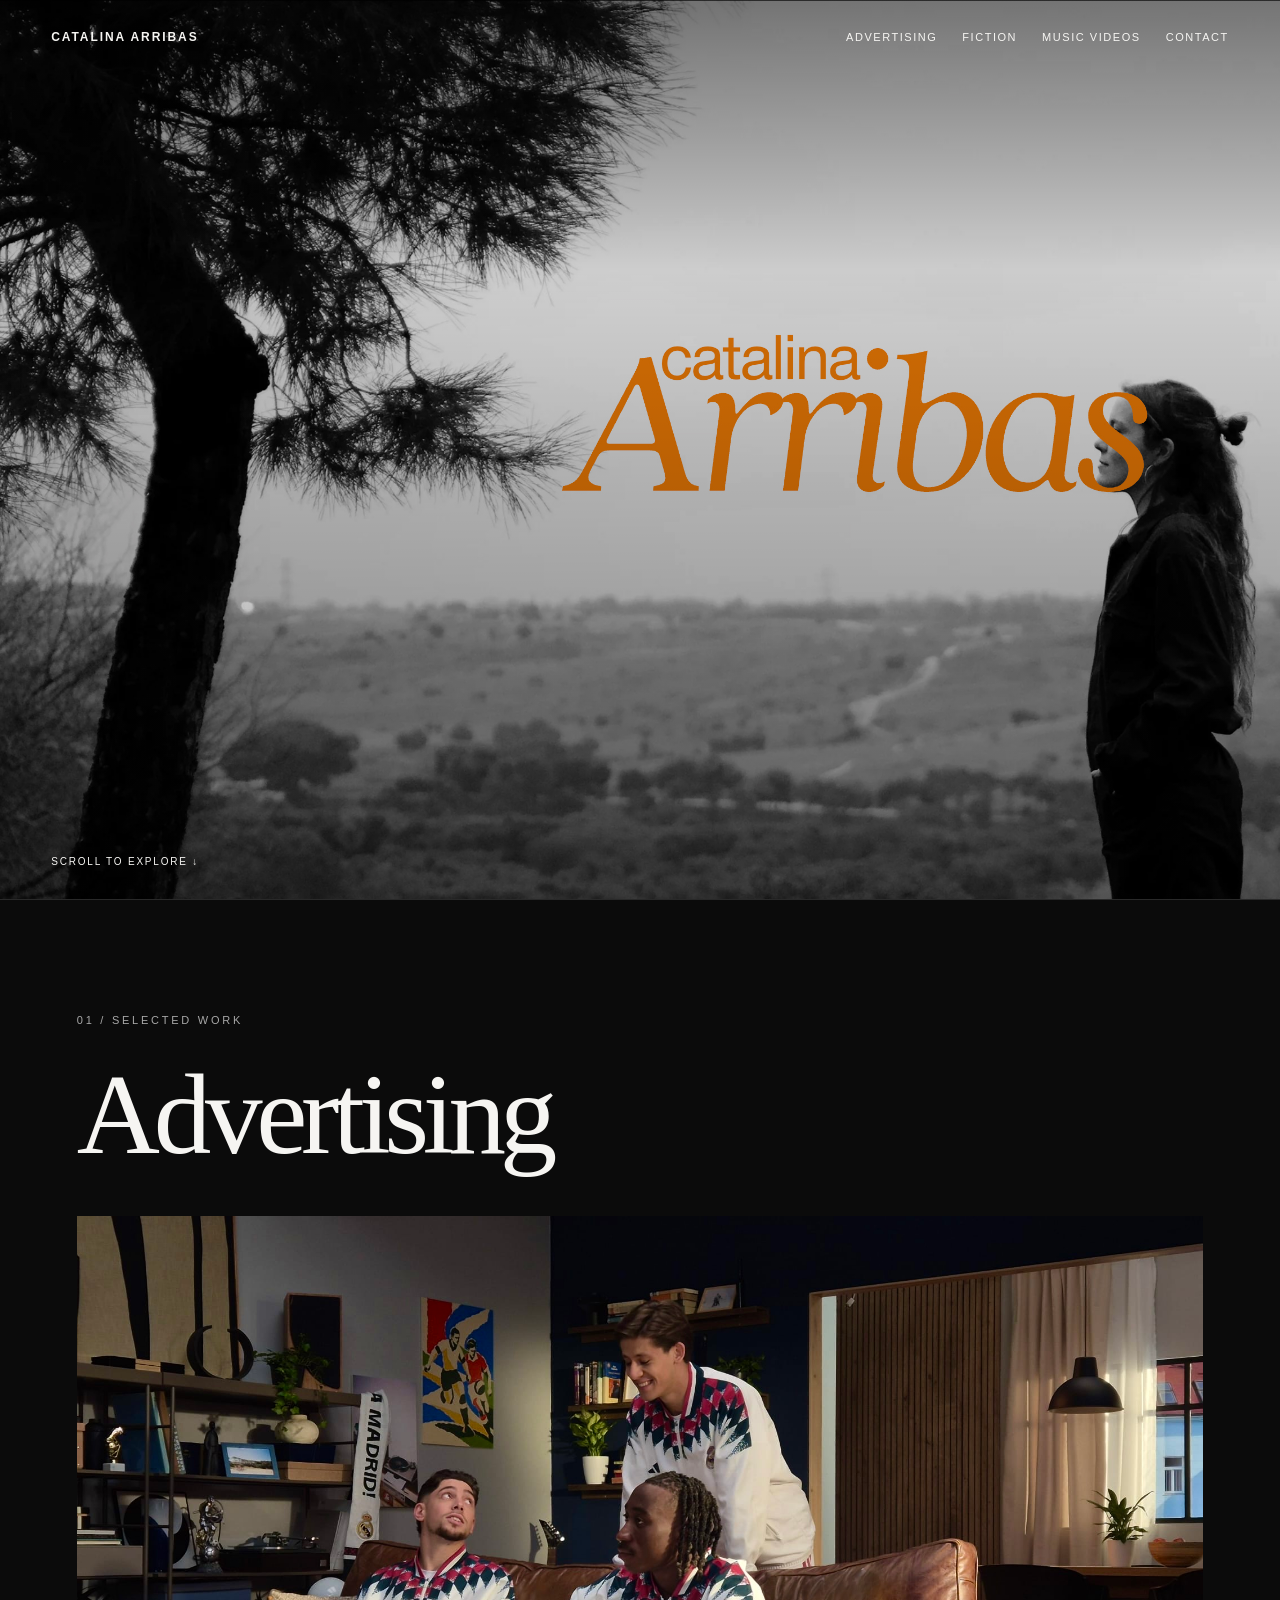
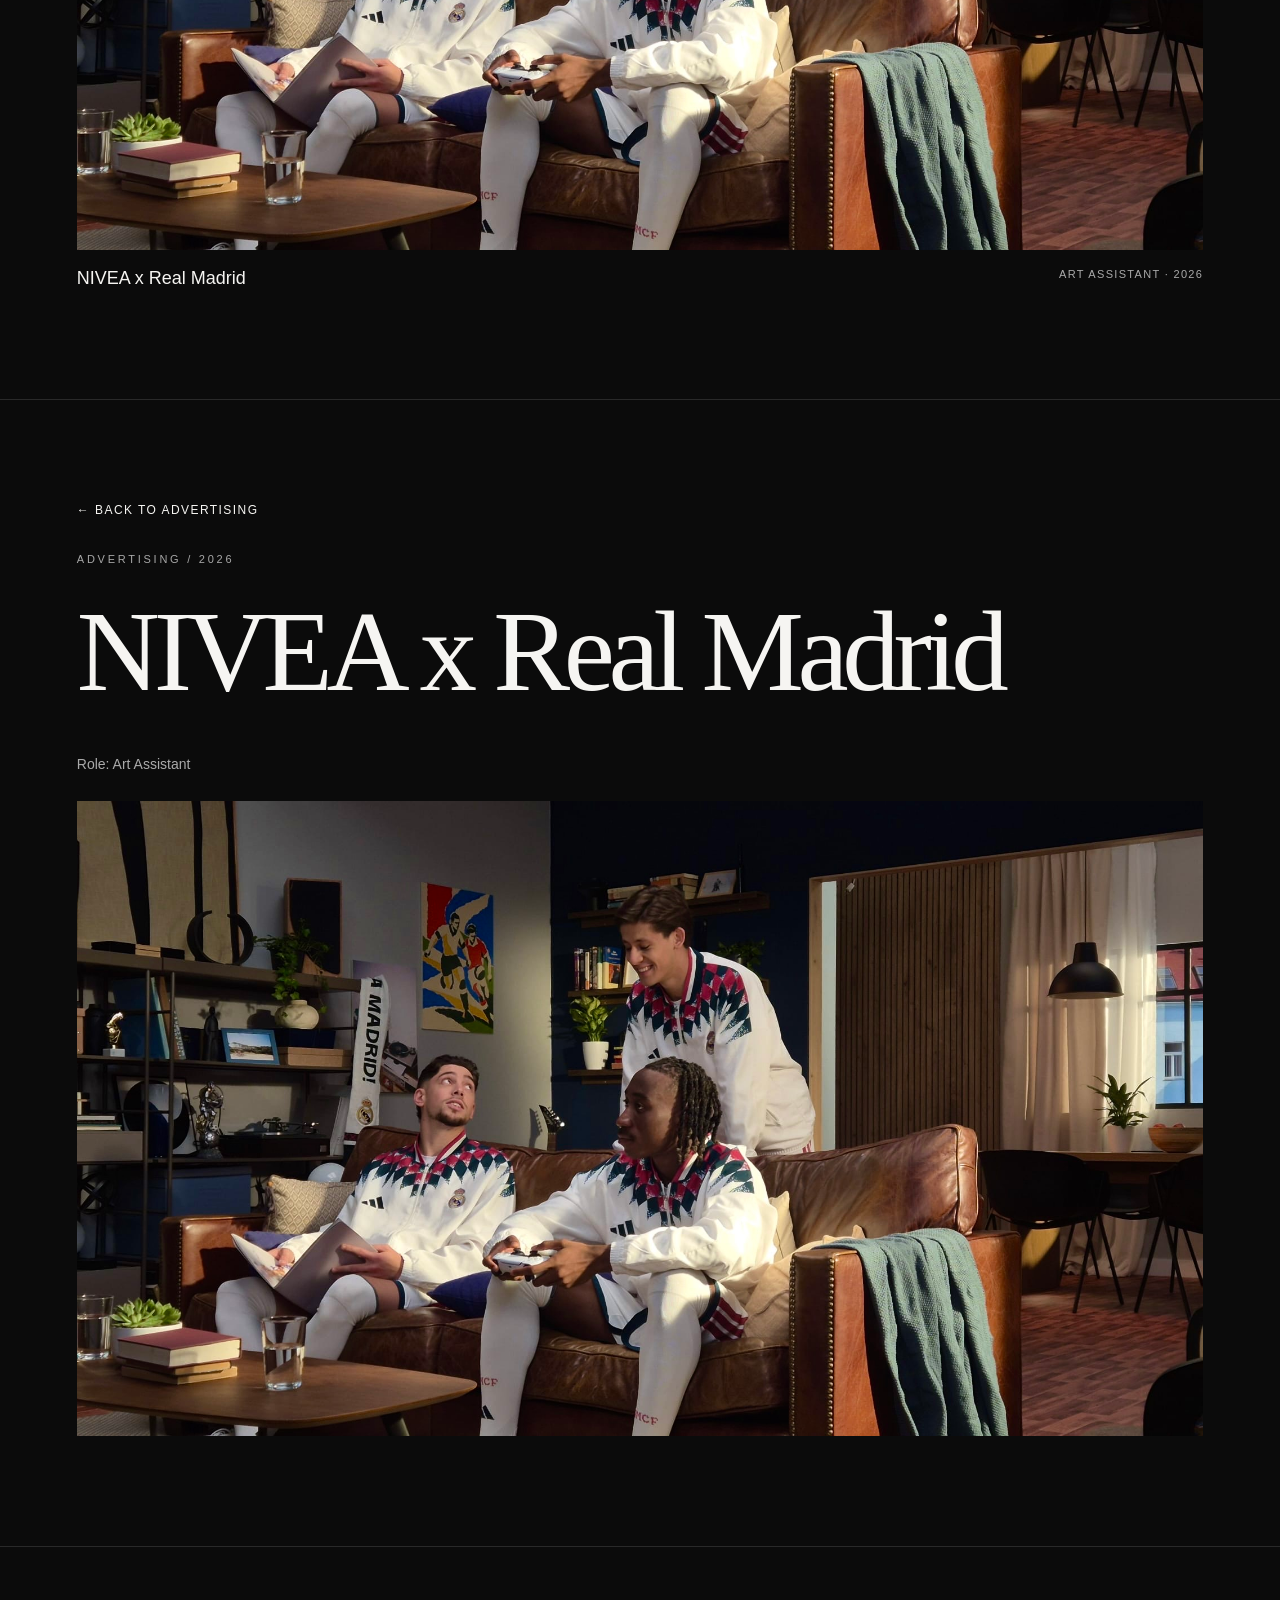
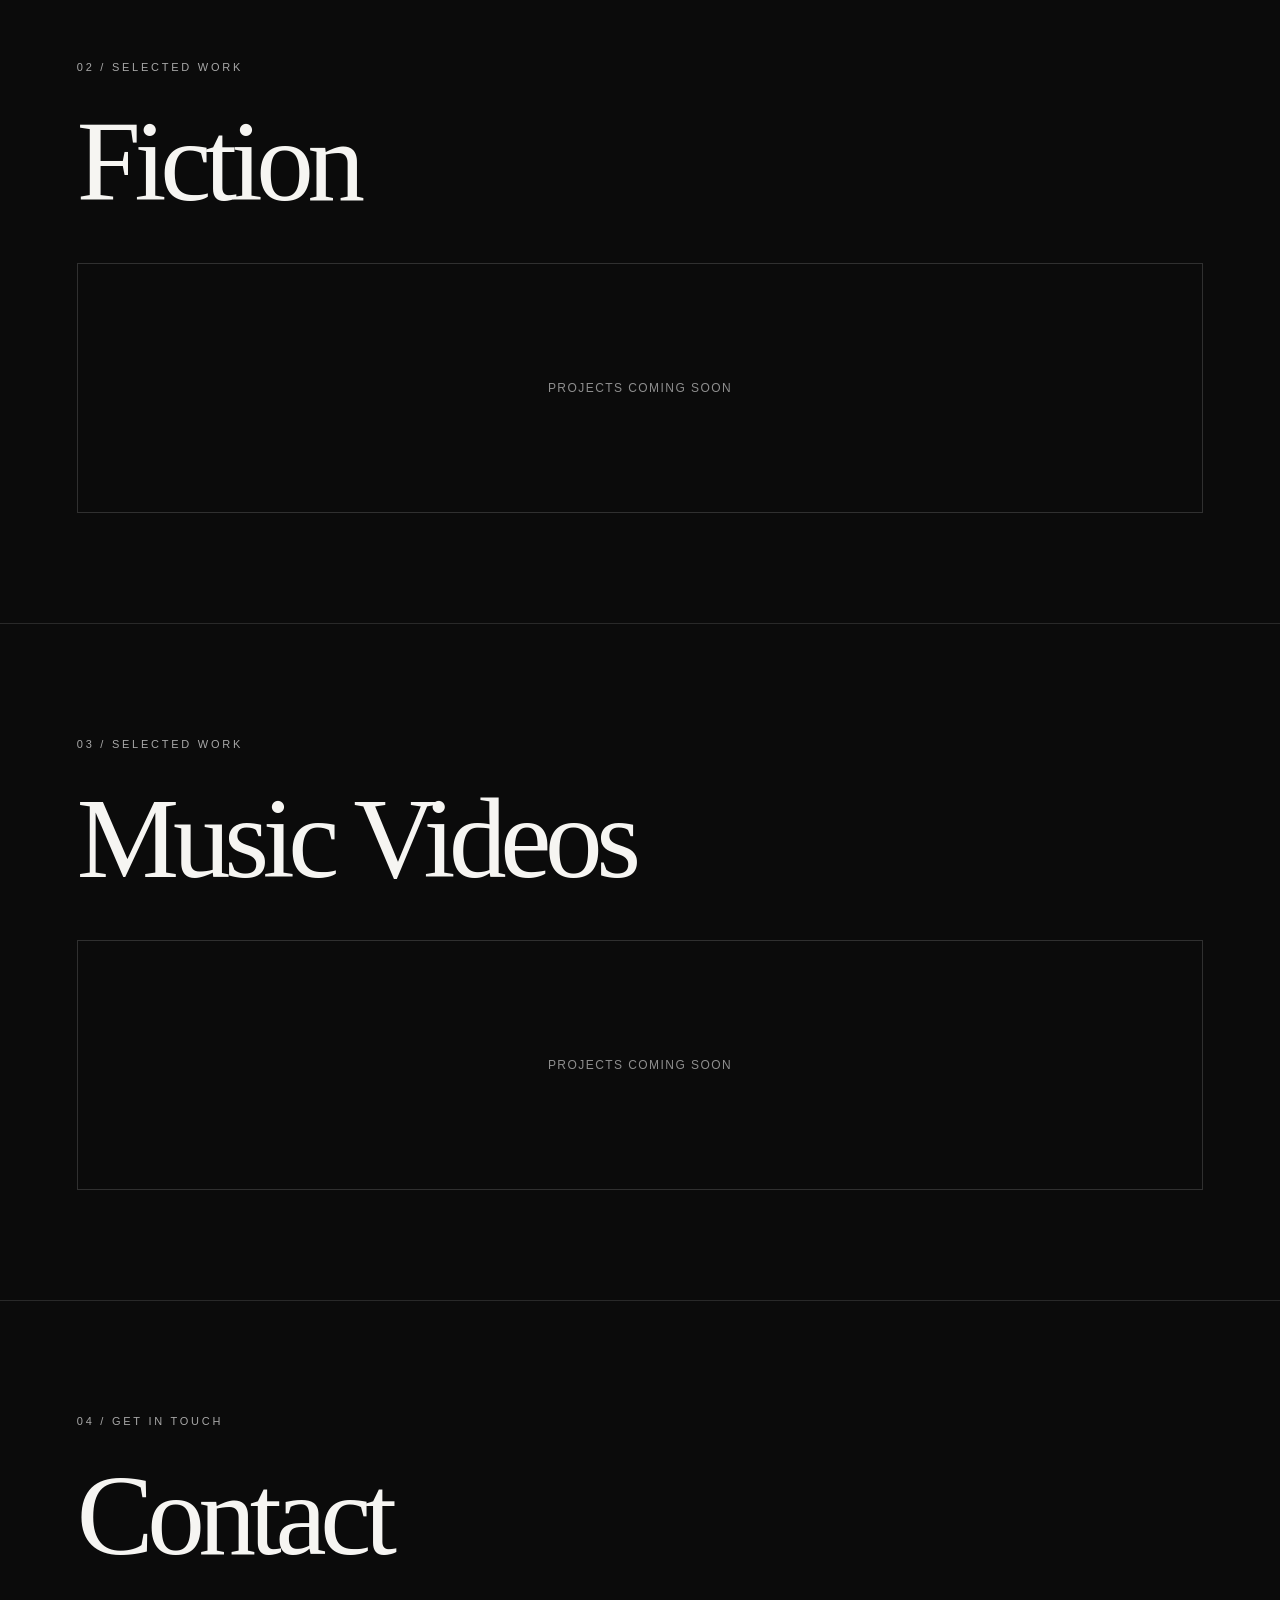
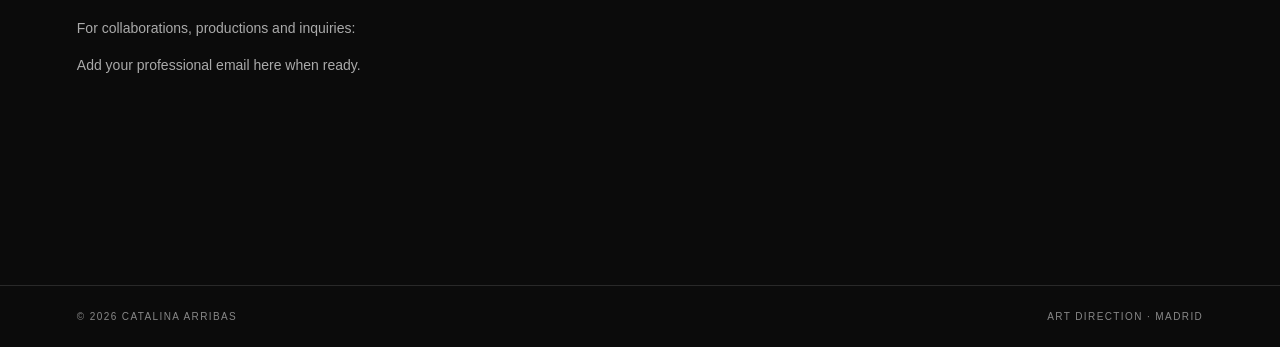
<file: index (1).html>
<!doctype html>
<html lang="en"><head><meta charset="utf-8"><meta name="viewport" content="width=device-width, initial-scale=1"><meta name="theme-color" content="#0b0b0b"><meta name="description" content="Catalina Arribas — Art Direction portfolio. Advertising, Fiction and Music Videos."><title>Catalina Arribas — Art Direction</title><style>
:root{color-scheme:dark}*{box-sizing:border-box}html{scroll-behavior:smooth}body{margin:0;background:#0b0b0b;color:#f6f5f2;font-family:Arial,Helvetica,sans-serif}a{color:inherit;text-decoration:none}header{position:absolute;z-index:3;top:0;left:0;width:100%;padding:30px 4%;display:flex;align-items:center;justify-content:space-between;gap:24px}.brand{font-size:12px;font-weight:700;letter-spacing:.16em}nav{display:flex;flex-wrap:wrap;gap:25px}nav a{font-size:11px;letter-spacing:.14em;text-transform:uppercase;transition:opacity .2s}nav a:hover{opacity:.55}.hero{min-height:100svh;position:relative;display:flex;align-items:center;justify-content:center;overflow:hidden;background:#111}.hero:before{content:"";position:absolute;inset:0;background:url('assets/cover.jpg') center center/cover no-repeat;filter:brightness(1)}.hero:after{content:"";position:absolute;inset:0;background:linear-gradient(180deg,rgba(0,0,0,.45),transparent 30%,rgba(0,0,0,.36))}.hero-content{z-index:1;text-align:center;width:100%;padding:20px}.hero h1{font-family:Georgia,'Times New Roman',serif;font-size:clamp(64px,11vw,185px);font-weight:400;letter-spacing:-.07em;line-height:.9;margin:0}.hero p{font-size:11px;letter-spacing:.38em;text-transform:uppercase;margin:30px 0 0}.scroll{position:absolute;z-index:2;bottom:32px;left:4%;font-size:10px;letter-spacing:.18em;text-transform:uppercase}section{padding:110px 6%;min-height:65vh;border-bottom:1px solid #292929}.eyebrow{font-size:11px;letter-spacing:.25em;text-transform:uppercase;color:#a8a8a8}h2{font-family:Georgia,'Times New Roman',serif;font-weight:400;font-size:clamp(55px,9vw,120px);letter-spacing:-.055em;margin:20px 0 35px}.project-card{display:block;max-width:1200px;margin-top:25px}.project-card img{display:block;width:100%;height:auto;aspect-ratio:16/9;object-fit:cover;transition:opacity .3s}.project-card:hover img{opacity:.82}.project-meta{display:flex;justify-content:space-between;gap:12px;flex-wrap:wrap;margin-top:18px}.project-meta strong{font-size:18px;font-weight:400}.project-meta span{font-size:11px;letter-spacing:.12em;text-transform:uppercase;color:#aaa}.project-detail{padding-top:100px}.project-detail img{display:block;width:100%;height:auto;margin-top:25px}.back-link{font-size:12px;letter-spacing:.12em;text-transform:uppercase}.placeholder{min-height:250px;border:1px solid #303030;display:flex;align-items:center;justify-content:center;text-align:center;color:#8e8e8e;font-size:12px;letter-spacing:.12em;text-transform:uppercase;padding:30px}.note{color:#aaa;max-width:600px;line-height:1.7;font-size:14px}.contact-link{font-family:Georgia,serif;font-size:clamp(25px,5vw,70px);text-decoration:underline;text-underline-offset:9px}footer{display:flex;justify-content:space-between;gap:16px;padding:25px 6%;color:#888;font-size:10px;letter-spacing:.14em;text-transform:uppercase}@media(max-width:700px){header{padding:23px 5%;align-items:flex-start;flex-direction:column;gap:20px}nav{gap:14px}nav a{font-size:10px}.hero h1{font-size:clamp(62px,15vw,105px)}.hero:before{background-position:56% center}section{padding:85px 6%;min-height:50vh}footer{flex-direction:column}}
</style></head><body><header><a class="brand" href="#home">CATALINA ARRIBAS</a><nav aria-label="Main navigation"><a href="#advertising">Advertising</a><a href="#fiction">Fiction</a><a href="#music-videos">Music Videos</a><a href="#contact">Contact</a></nav></header><main><section class="hero" id="home" aria-label="Catalina Arribas, Art Direction"><div class="hero-content"></div><a class="scroll" href="#advertising">Scroll to explore ↓</a></section><section id="advertising"><span class="eyebrow">01 / Selected work</span><h2>Advertising</h2><a class="project-card" href="#nivea-real-madrid" aria-label="View NIVEA x Real Madrid project"><img src="assets/nivea-real-madrid.jpg" alt="NIVEA x Real Madrid advertising film still, living room set" loading="lazy"><div class="project-meta"><strong>NIVEA x Real Madrid</strong><span>Art Assistant · 2026</span></div></a></section><section id="nivea-real-madrid" class="project-detail"><a class="back-link" href="#advertising">← Back to Advertising</a><span class="eyebrow" style="display:block;margin-top:35px">Advertising / 2026</span><h2>NIVEA x Real Madrid</h2><p class="note">Role: Art Assistant</p><img src="assets/nivea-real-madrid.jpg" alt="NIVEA x Real Madrid campaign scene" loading="lazy"></section><section id="fiction"><span class="eyebrow">02 / Selected work</span><h2>Fiction</h2><div class="placeholder">Projects coming soon</div></section><section id="music-videos"><span class="eyebrow">03 / Selected work</span><h2>Music Videos</h2><div class="placeholder">Projects coming soon</div></section><section id="contact"><span class="eyebrow">04 / Get in touch</span><h2>Contact</h2><p class="note">For collaborations, productions and inquiries:</p><p class="note">Add your professional email here when ready.</p></section></main><footer><span>© 2026 Catalina Arribas</span><span>Art Direction · Madrid</span></footer></body></html>
</file>
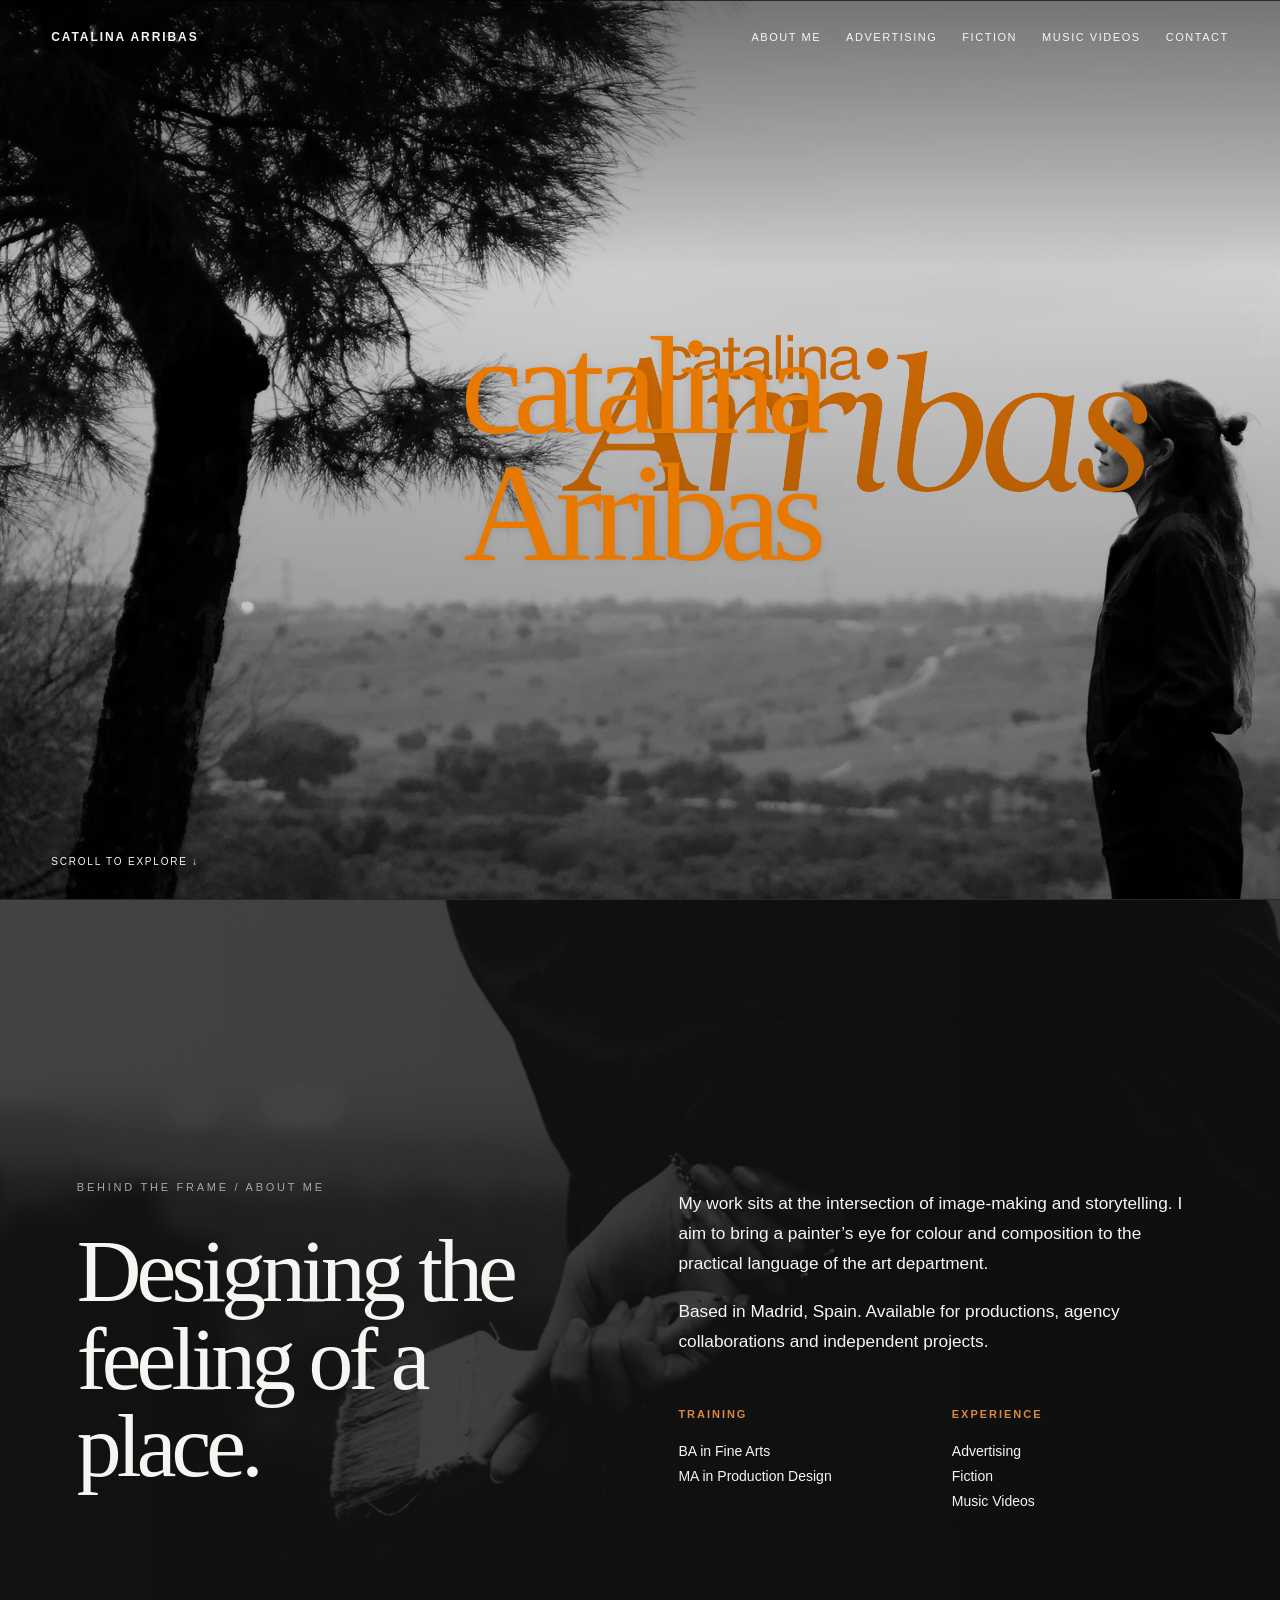
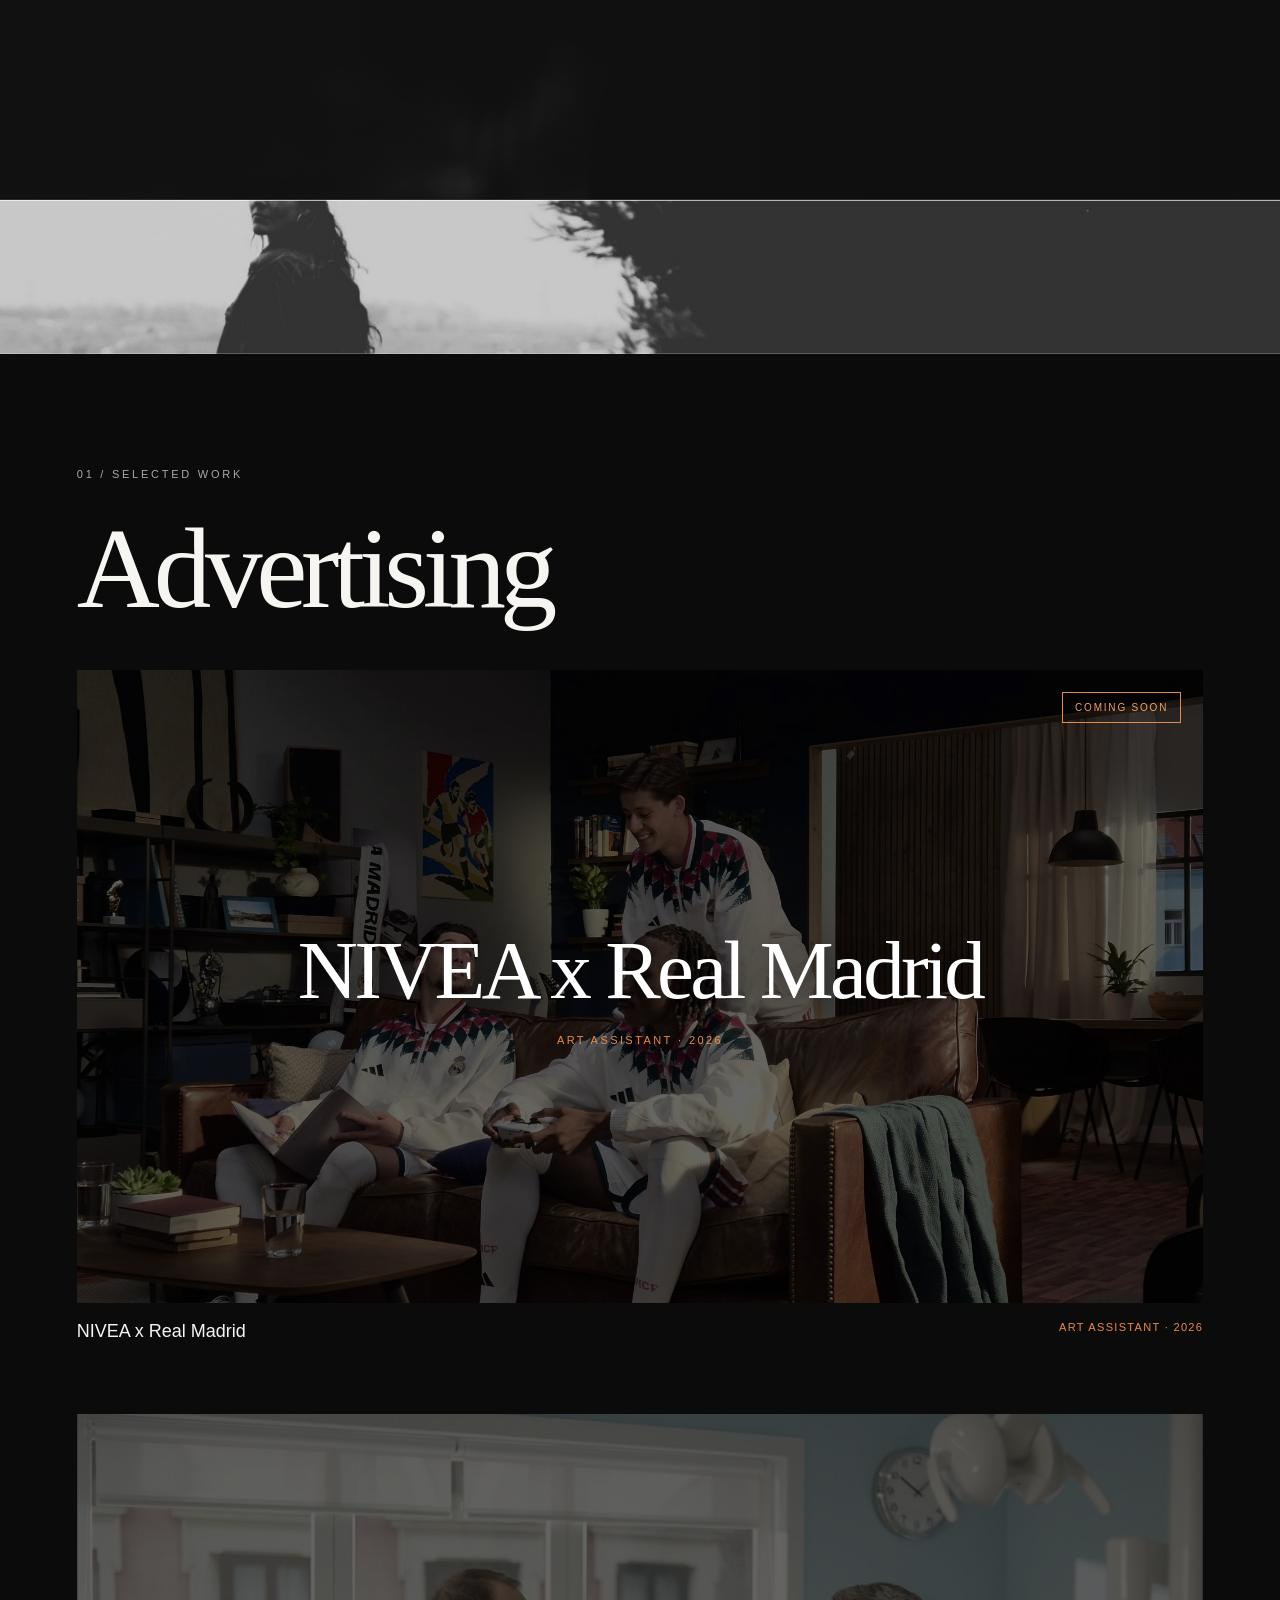
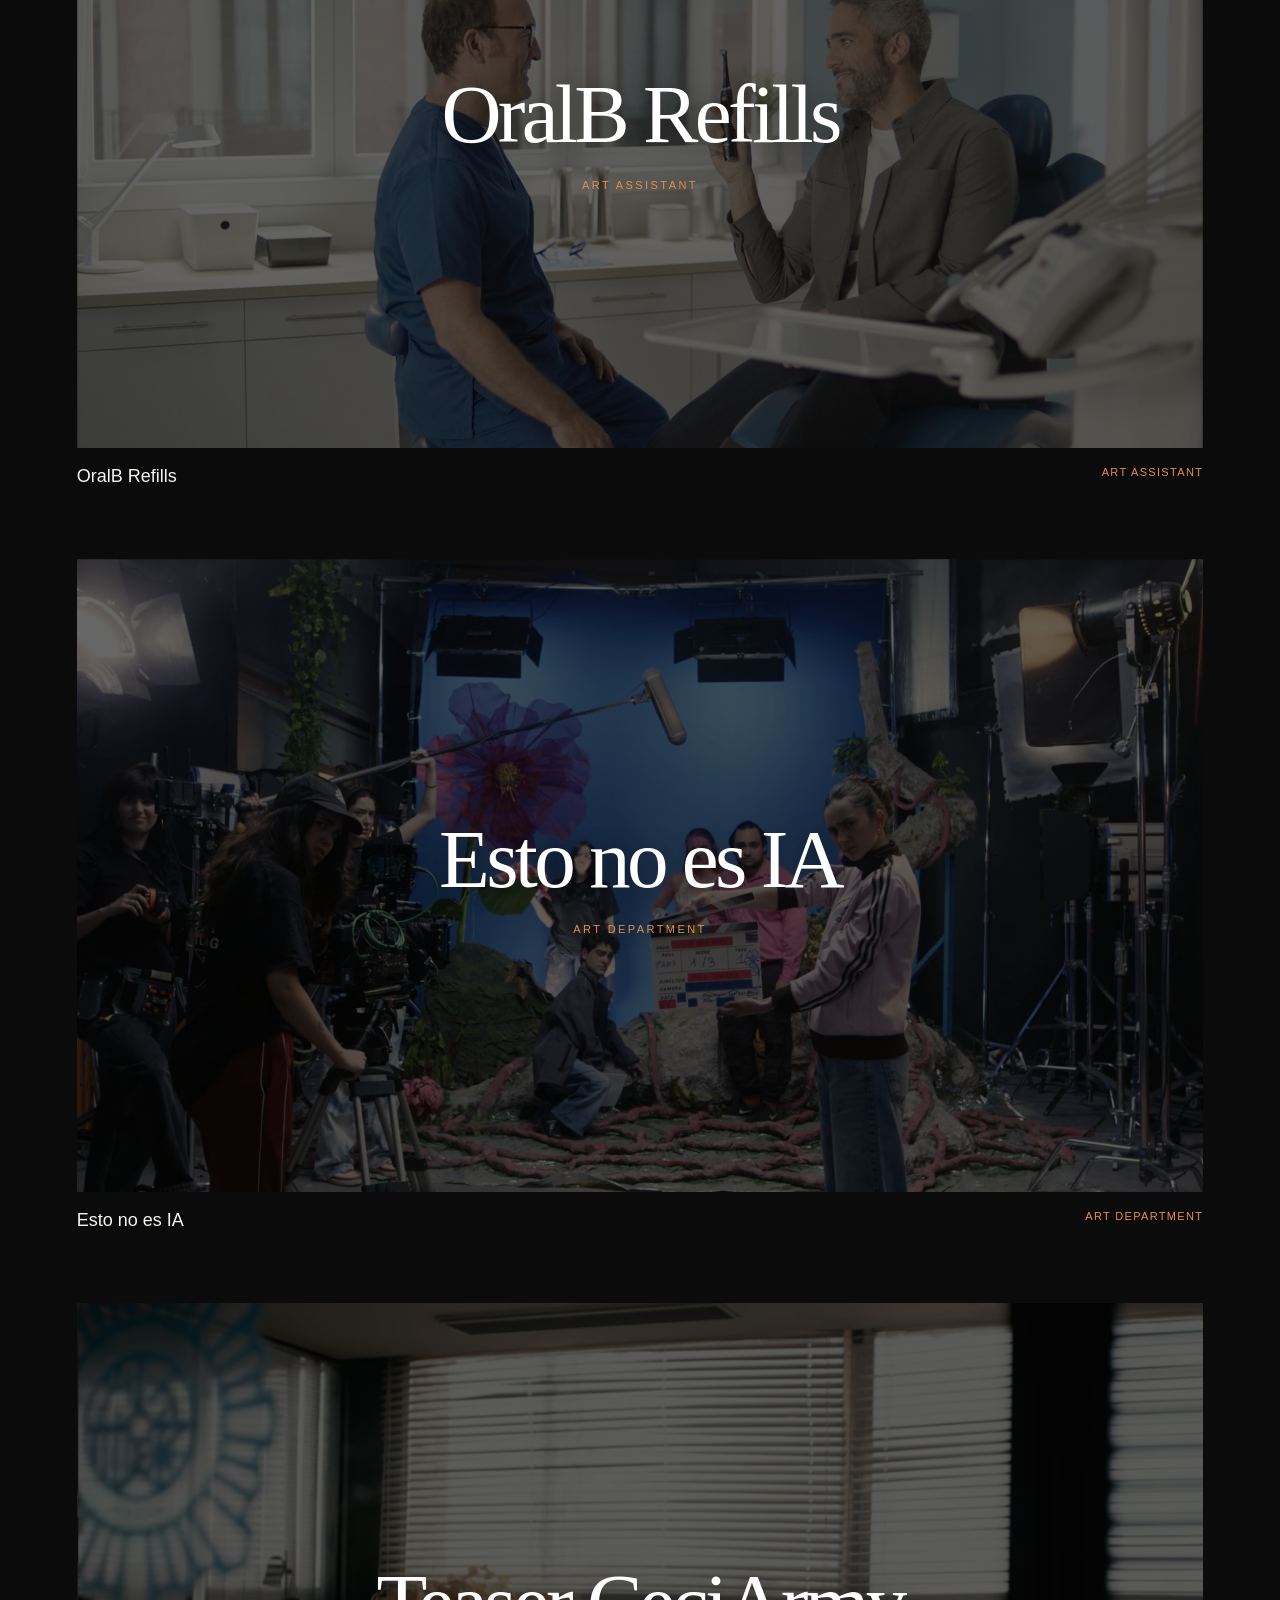
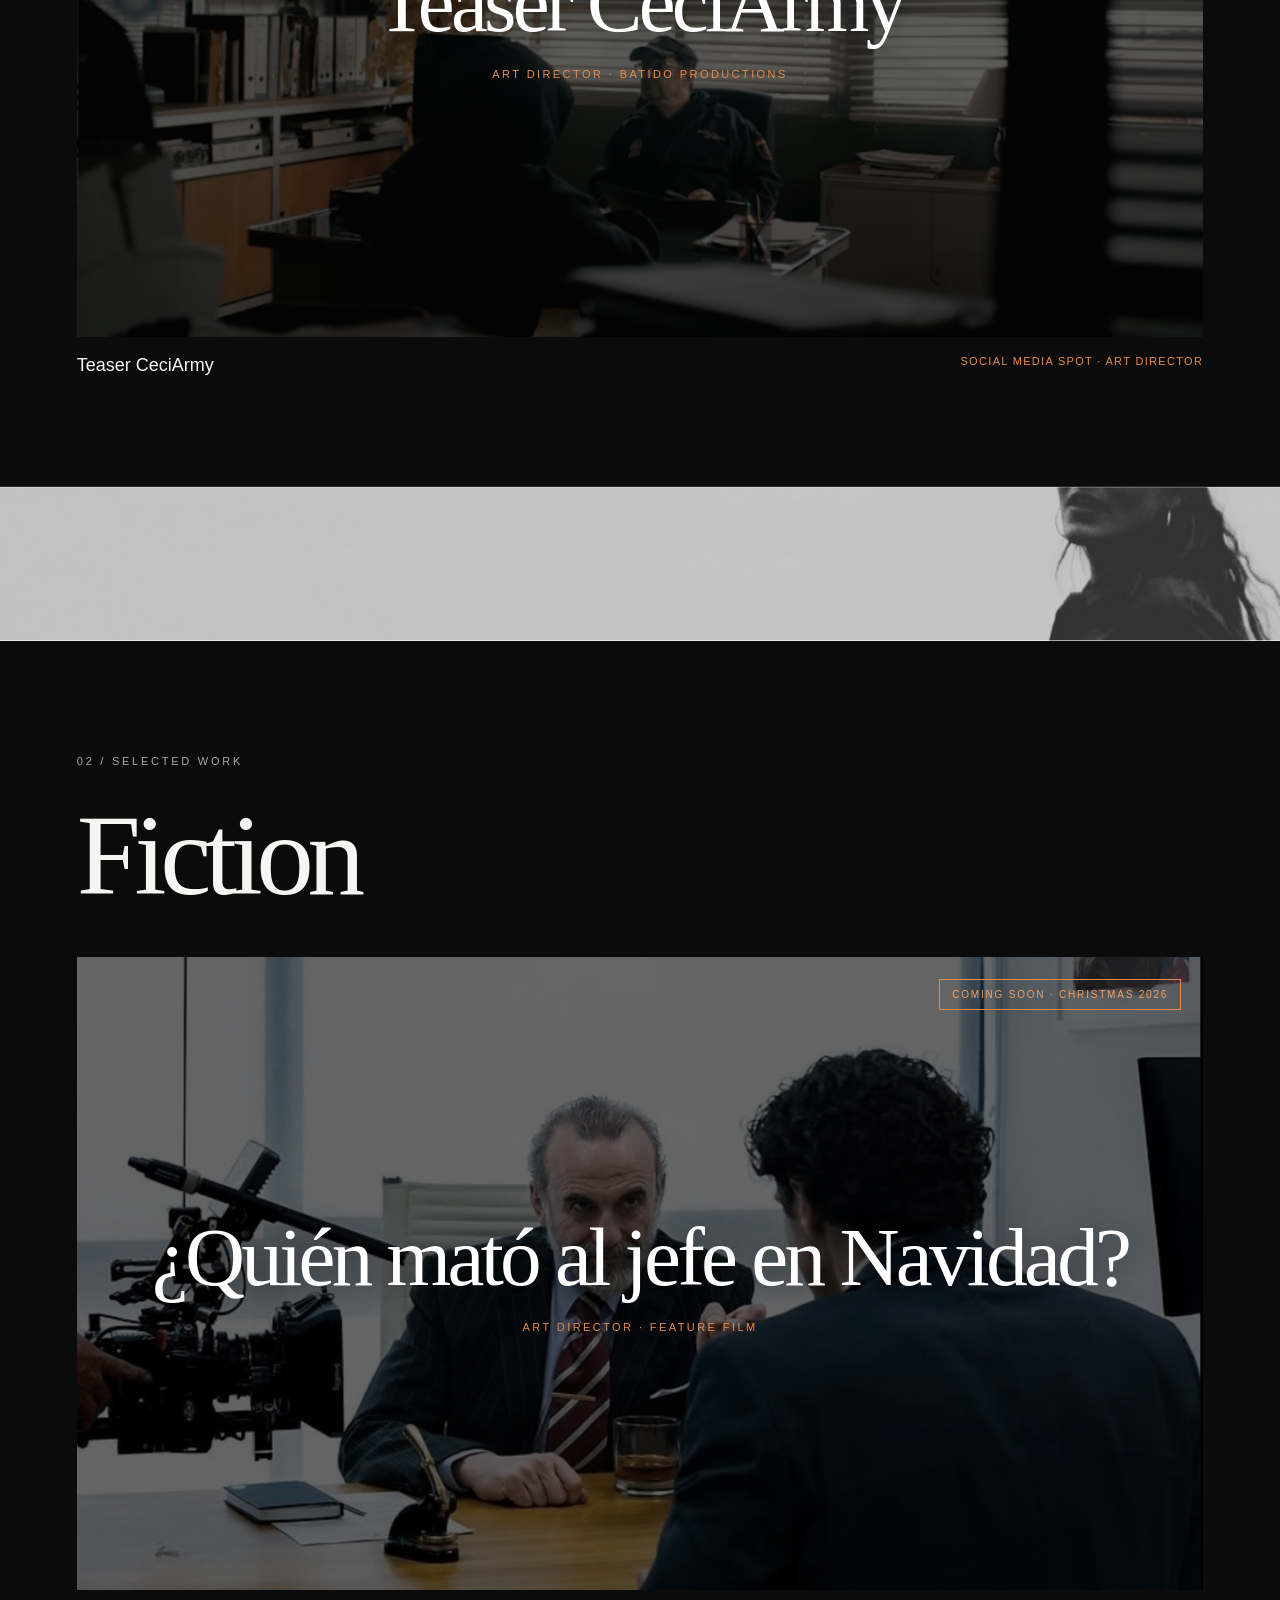
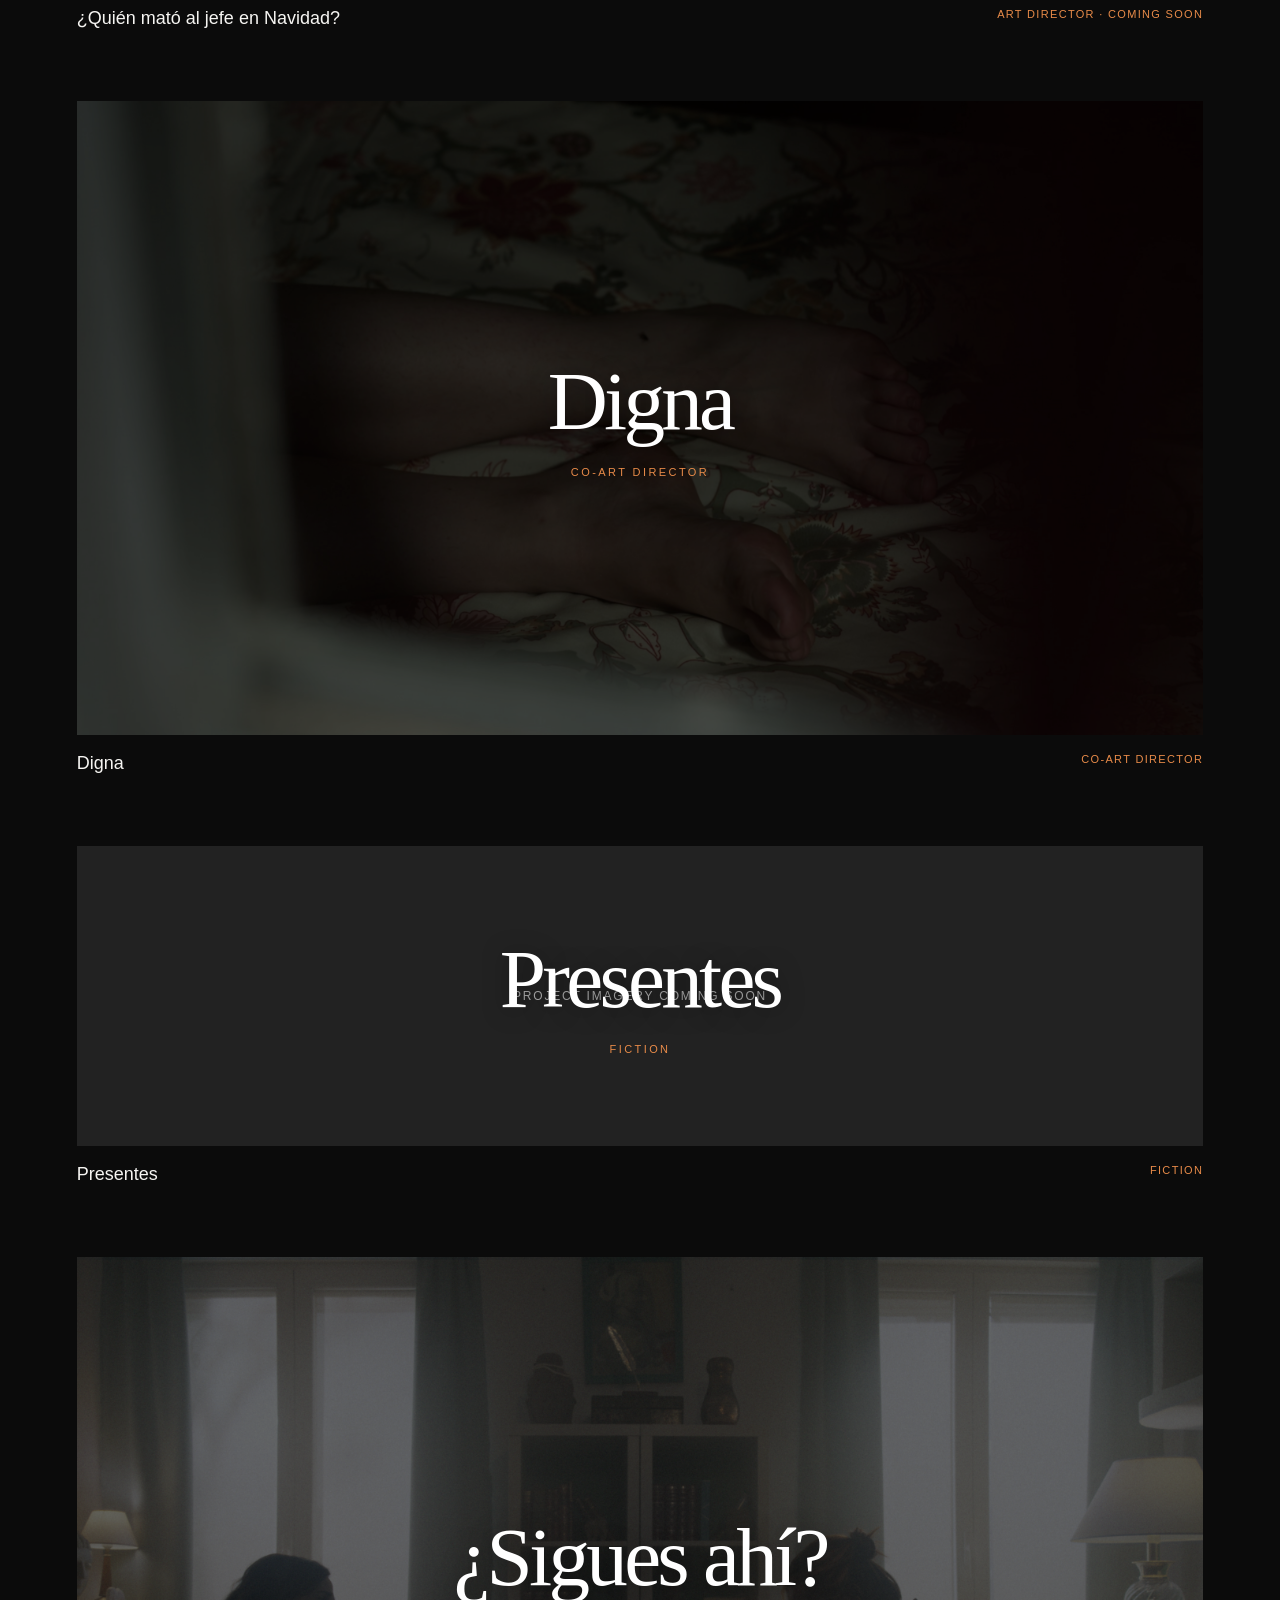
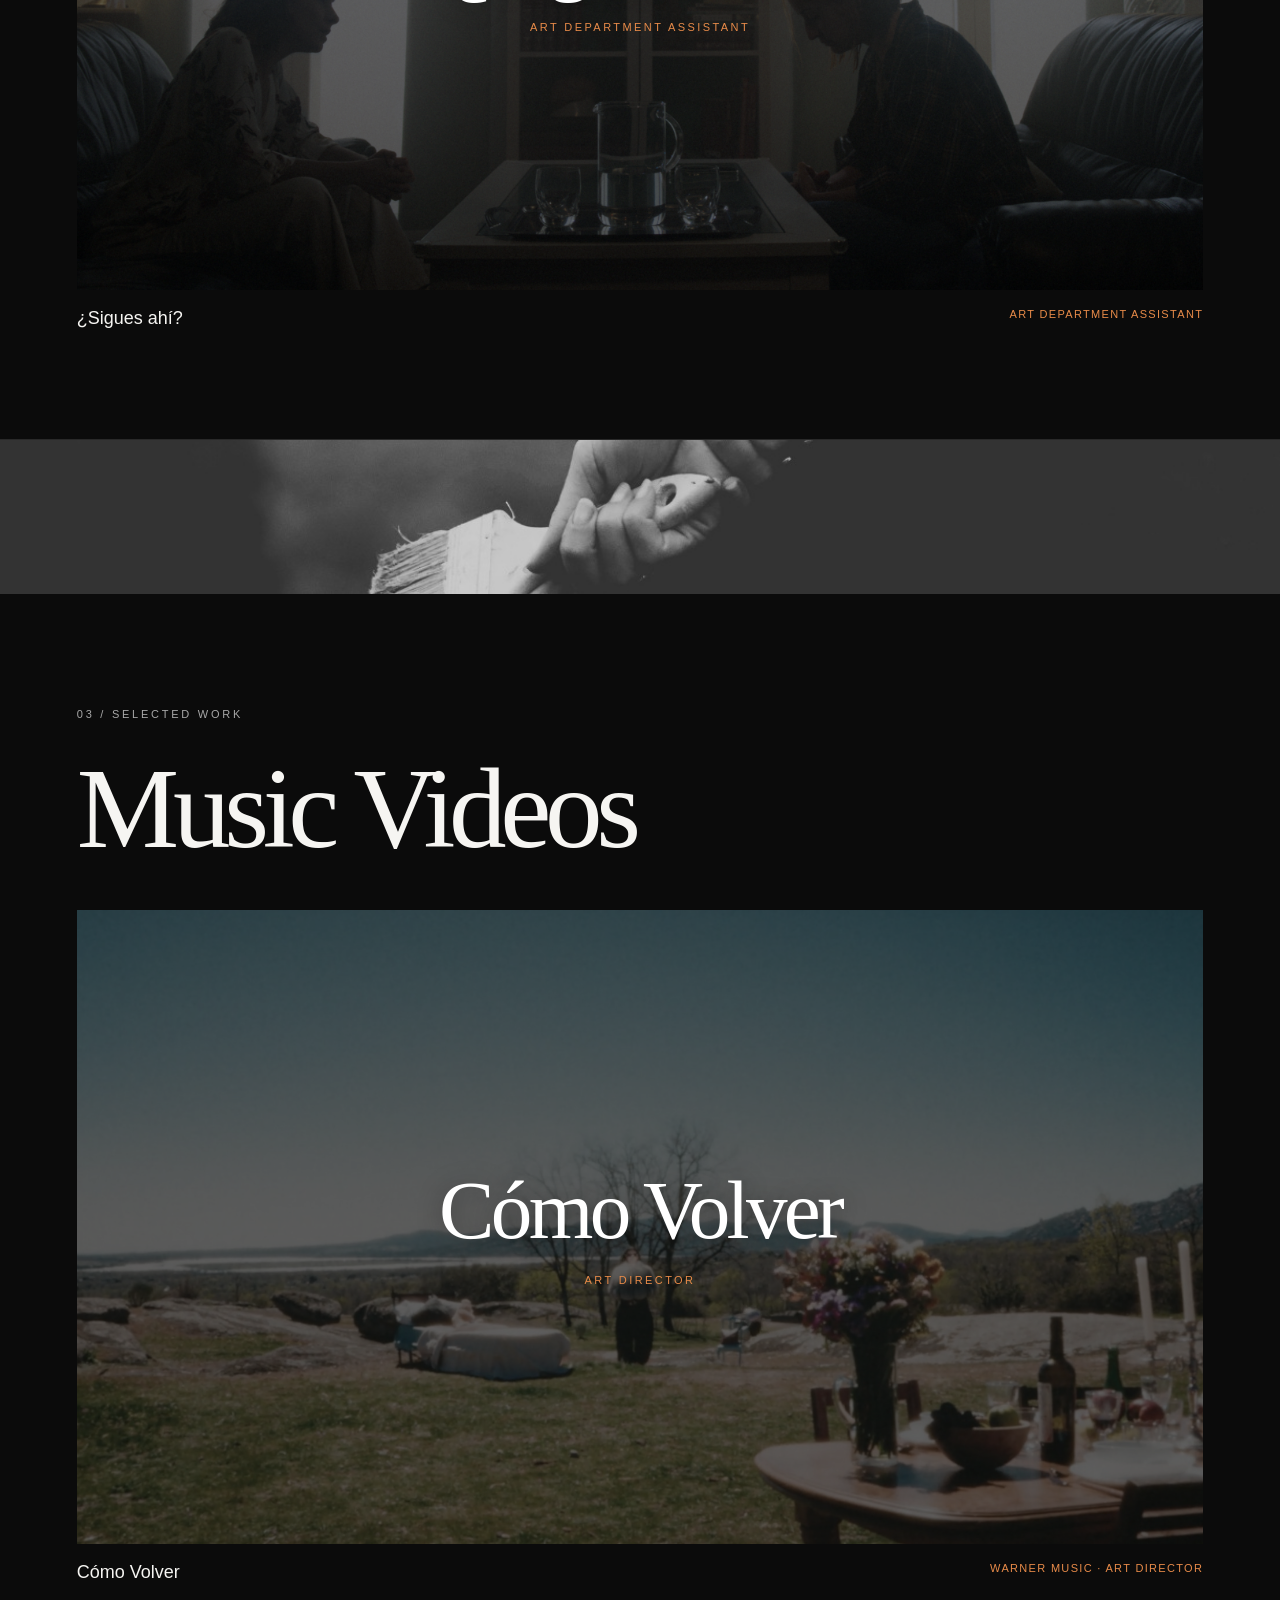
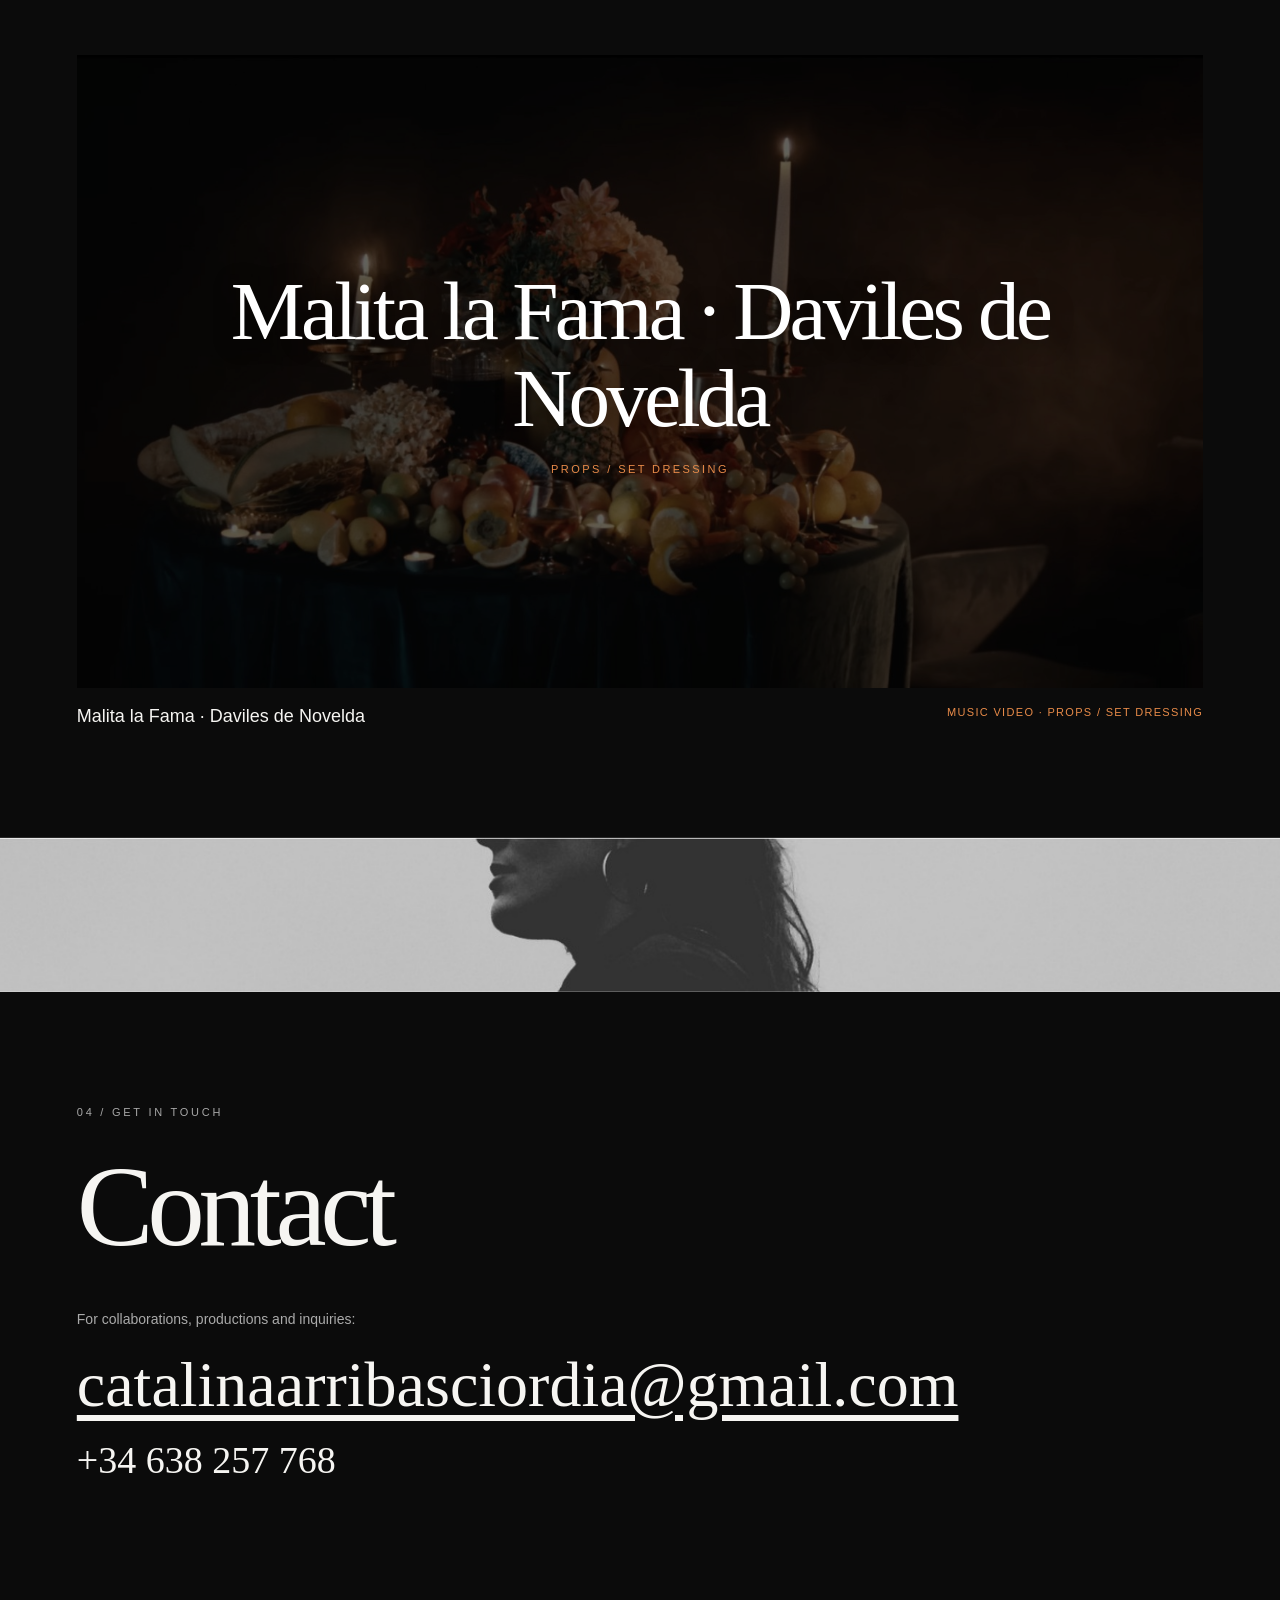
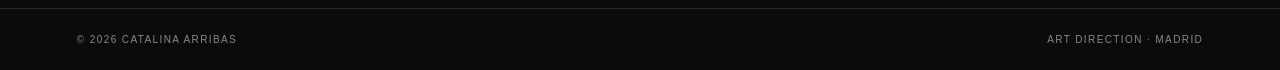
<file: index (6).html>
<!DOCTYPE html>

<html lang="en"><head><meta charset="utf-8"/><meta content="width=device-width, initial-scale=1" name="viewport"/><meta content="#0b0b0b" name="theme-color"/><meta content="Catalina Arribas — Art Direction portfolio. Advertising, Fiction and Music Videos." name="description"/><title>Catalina Arribas — Art Direction</title><style>
:root{color-scheme:dark}*{box-sizing:border-box}html{scroll-behavior:smooth}body{margin:0;background:#0b0b0b;color:#f6f5f2;font-family:Arial,Helvetica,sans-serif}a{color:inherit;text-decoration:none}header{position:absolute;z-index:3;top:0;left:0;width:100%;padding:30px 4%;display:flex;align-items:center;justify-content:space-between;gap:24px}.brand{font-size:12px;font-weight:700;letter-spacing:.16em}nav{display:flex;flex-wrap:wrap;gap:25px}nav a{font-size:11px;letter-spacing:.14em;text-transform:uppercase;transition:opacity .2s}nav a:hover{opacity:.55}.hero{min-height:100svh;position:relative;display:flex;align-items:center;justify-content:center;overflow:hidden;background:#111}.hero:before{content:"";position:absolute;inset:0;background:url('assets/cover.jpg') center center/cover no-repeat;filter:brightness(1)}.hero:after{content:"";position:absolute;inset:0;background:linear-gradient(180deg,rgba(0,0,0,.45),transparent 30%,rgba(0,0,0,.36))}.hero-content{z-index:1;text-align:center;width:100%;padding:20px}.hero h1{font-family:Georgia,'Times New Roman',serif;font-size:clamp(64px,11vw,185px);font-weight:400;letter-spacing:-.07em;line-height:.9;margin:0}.hero p{font-size:11px;letter-spacing:.38em;text-transform:uppercase;margin:30px 0 0}.scroll{position:absolute;z-index:2;bottom:32px;left:4%;font-size:10px;letter-spacing:.18em;text-transform:uppercase}section{padding:110px 6%;min-height:65vh;border-bottom:1px solid #292929}.eyebrow{font-size:11px;letter-spacing:.25em;text-transform:uppercase;color:#a8a8a8}h2{font-family:Georgia,'Times New Roman',serif;font-weight:400;font-size:clamp(55px,9vw,120px);letter-spacing:-.055em;margin:20px 0 35px}.project-card{display:block;max-width:1200px;margin-top:25px}.project-card img{display:block;width:100%;height:auto;aspect-ratio:16/9;object-fit:cover;transition:opacity .3s}.project-image{position:relative;display:block;overflow:hidden;background:#111}.project-image img{filter:brightness(.40) saturate(.72);transform:scale(1);transition:filter .65s ease,transform .8s ease}.project-card:hover .project-image img,.project-card:focus-visible .project-image img{filter:brightness(1) saturate(1);transform:scale(1.025)}.project-overlay{position:absolute;inset:0;display:flex;flex-direction:column;justify-content:center;align-items:center;text-align:center;padding:24px;pointer-events:none}.project-overlay-title{font-family:Georgia,serif;font-size:clamp(38px,6.5vw,100px);font-weight:400;letter-spacing:-.045em;line-height:1.05;text-shadow:0 2px 24px rgba(0,0,0,.35)}.project-overlay-subtitle{font-size:11px;letter-spacing:.22em;text-transform:uppercase;margin-top:20px}.project-card:focus-visible{outline:2px solid #d66b00;outline-offset:5px}@media(prefers-reduced-motion:reduce){.project-image img{transition:none}}.project-meta{display:flex;justify-content:space-between;gap:12px;flex-wrap:wrap;margin-top:18px}.project-meta strong{font-size:18px;font-weight:400}.project-meta span{font-size:11px;letter-spacing:.12em;text-transform:uppercase;color:#aaa}.project-detail{padding-top:100px}.project-detail img{display:block;width:100%;height:auto;margin-top:25px}.back-link{font-size:12px;letter-spacing:.12em;text-transform:uppercase}.placeholder{min-height:250px;border:1px solid #303030;display:flex;align-items:center;justify-content:center;text-align:center;color:#8e8e8e;font-size:12px;letter-spacing:.12em;text-transform:uppercase;padding:30px}.note{color:#aaa;max-width:600px;line-height:1.7;font-size:14px}.contact-link{font-family:Georgia,serif;font-size:clamp(25px,5vw,70px);text-decoration:underline;text-underline-offset:9px}footer{display:flex;justify-content:space-between;gap:16px;padding:25px 6%;color:#888;font-size:10px;letter-spacing:.14em;text-transform:uppercase}@media(max-width:700px){header{padding:23px 5%;align-items:flex-start;flex-direction:column;gap:20px}nav{gap:14px}nav a{font-size:10px}.hero h1{font-size:clamp(62px,15vw,105px)}.hero:before{background-position:56% center}section{padding:85px 6%;min-height:50vh}footer{flex-direction:column}}

.project-stack{display:grid;gap:72px}.project-card{margin-top:0}.project-overlay-title{color:#fff}
.project-tag{position:absolute;top:22px;right:22px;font-size:10px;letter-spacing:.18em;
padding:9px 12px;border:1px solid rgba(255,255,255,.65);color:#fff}
.project-detail{scroll-margin-top:20px}.detail-head{margin-bottom:40px}.detail-kicker{
font-size:11px;letter-spacing:.2em;text-transform:uppercase;color:#aaa}
.detail-role{color:#bdbdbd;font-size:13px;letter-spacing:.04em;line-height:1.8}
.gallery{display:grid;grid-template-columns:repeat(2,minmax(0,1fr));gap:16px}
.gallery img{margin:0;width:100%;height:100%;object-fit:cover}
.gallery figure{margin:0;overflow:hidden;background:#171717}
.gallery figure:first-child{grid-column:1/-1}
.gallery figure:first-child img{max-height:850px;object-fit:contain}
.gallery figure:not(:first-child) img{aspect-ratio:16/10}
.gallery figcaption{font-size:10px;letter-spacing:.12em;color:#999;padding:10px 0 4px}
.detail-note{font-size:13px;color:#aaa;line-height:1.7;max-width:700px;margin:0 0 30px}
@media(max-width:700px){.project-stack{gap:44px}.gallery{grid-template-columns:1fr}
.gallery figure:first-child{grid-column:auto}.project-tag{top:12px;right:12px;font-size:9px}
.project-overlay-title{font-size:clamp(28px,7vw,56px)}}

.project-meta span,.detail-kicker,.detail-role,.project-overlay-subtitle{color:#e88b49}.project-tag{color:#f2a064;border-color:#e88b49}

/* About and editorial separators */
#about{position:relative;min-height:100vh;display:grid;grid-template-columns:1fr 1fr;gap:6vw;align-items:center;background:#161616 url('assets/about-me.png') center/cover no-repeat;padding:120px 6%;isolation:isolate}#about:before{content:'';position:absolute;inset:0;background:linear-gradient(90deg,rgba(0,0,0,.66),rgba(0,0,0,.72));z-index:-1}.about-title{font-family:Georgia,serif;font-weight:400;font-size:clamp(56px,7vw,115px);line-height:.98;letter-spacing:-.055em;margin:32px 0}.about-copy{font-size:clamp(15px,1.35vw,20px);line-height:1.75;max-width:660px}.about-columns{display:grid;grid-template-columns:1fr 1fr;gap:22px;margin-top:38px}.about-columns h3{font-size:11px;letter-spacing:.18em;text-transform:uppercase;color:#d68a40}.about-columns p{font-size:14px;line-height:1.8}.section-banner{height:clamp(105px,12vw,190px);width:100%;background-position:center;background-size:cover;border:0;padding:0;min-height:0}.section-banner.advertising{background-image:url('assets/banner-advertising.jpg')}.section-banner.fiction{background-image:url('assets/banner-fiction.jpg')}.section-banner.music{background-image:url('assets/banner-music-videos.jpg')}.section-banner.contact{background-image:url('assets/banner-contact.jpg')}#contact .contact-phone{font-size:clamp(21px,3vw,38px);font-family:Georgia,serif} @media(max-width:700px){#about{grid-template-columns:1fr;gap:12px;padding:110px 6% 75px;min-height:85vh}.about-title{font-size:clamp(55px,12vw,85px)}.about-copy{font-size:15px}.section-banner{height:110px}}
 .hero-name{position:relative;color:#e87900;font-family:Georgia,serif;font-weight:400;font-size:clamp(76px,13vw,210px);line-height:.76;letter-spacing:-.075em;text-align:center;text-transform:none;text-shadow:0 1px 8px rgba(0,0,0,.1)}@media(max-width:700px){.hero-name{font-size:clamp(70px,17vw,135px)}} 
/* Project pages: only covers on home; details open as separate views */
.project-detail{display:none}
.project-detail:target{display:block;min-height:100vh;padding-top:130px}
body:has(.project-detail:target) main > :not(.project-detail){display:none}
body:has(.project-detail:target) .project-detail:not(:target){display:none}
.project-image-placeholder{width:100%;height:100%;min-height:300px;display:grid;place-items:center;background:#222;color:#aaa;letter-spacing:.15em;text-transform:uppercase;font-size:12px}
</style></head><body><header><a class="brand" href="#home">CATALINA ARRIBAS</a><nav aria-label="Main navigation"><a href="#about">About Me</a><a href="#advertising">Advertising</a><a href="#fiction">Fiction</a><a href="#music-videos">Music Videos</a><a href="#contact">Contact</a></nav></header><main><section aria-label="Catalina Arribas, Art Direction" class="hero" id="home"><div class="hero-content"><h1 class="hero-name">catalina<br/>Arribas</h1></div><a class="scroll" href="#about">Scroll to explore ↓</a></section><section id="about"><div><span class="eyebrow">Behind the frame / About me</span><h2 class="about-title">Designing the<br>feeling of a<br/>place.</br></h2></div><div class="about-copy"><p>My work sits at the intersection of image-making and storytelling. I aim to bring a painter’s eye for colour and composition to the practical language of the art department.</p><p>Based in Madrid, Spain. Available for productions, agency collaborations and independent projects.</p><div class="about-columns"><div><h3>Training</h3><p>BA in Fine Arts<br/>MA in Production Design</p></div><div><h3>Experience</h3><p>Advertising<br/>Fiction<br/>Music Videos</p></div></div></div></section><div aria-hidden="true" class="section-banner advertising"></div><section id="advertising"><span class="eyebrow">01 / Selected work</span><h2>Advertising</h2><div class="project-stack"><a aria-label="View NIVEA x Real Madrid project" class="project-card" href="#nivea-real-madrid"><div class="project-image"><img alt="NIVEA x Real Madrid project cover" loading="lazy" src="assets/nivea-real-madrid.jpg"/><div class="project-overlay"><strong class="project-overlay-title">NIVEA x Real Madrid</strong><span class="project-overlay-subtitle">Art Assistant · 2026</span></div><span class="project-tag">COMING SOON</span></div><div class="project-meta"><strong>NIVEA x Real Madrid</strong><span>Art Assistant · 2026</span></div></a><a aria-label="View OralB Refills project" class="project-card" href="#oralb-refills"><div class="project-image"><img alt="OralB Refills project cover" loading="lazy" src="assets/oralb-01.jpg"/><div class="project-overlay"><strong class="project-overlay-title">OralB Refills</strong><span class="project-overlay-subtitle">Art Assistant</span></div></div><div class="project-meta"><strong>OralB Refills</strong><span>Art Assistant</span></div></a><a aria-label="View Esto no es IA project" class="project-card" href="#esto-no-es-ia"><div class="project-image"><img alt="Esto no es IA project cover" loading="lazy" src="assets/icm-01.jpg"/><div class="project-overlay"><strong class="project-overlay-title">Esto no es IA</strong><span class="project-overlay-subtitle">Art Department</span></div></div><div class="project-meta"><strong>Esto no es IA</strong><span>Art Department</span></div></a><a class="project-card" href="#ceciarmy"><div class="project-image"><img alt="Teaser CeciArmy cover" loading="lazy" src="assets/ceciarmy-01.jpg"/><div class="project-overlay"><strong class="project-overlay-title">Teaser CeciArmy</strong><span class="project-overlay-subtitle">Art Director · Batido Productions</span></div></div><div class="project-meta"><strong>Teaser CeciArmy</strong><span>Social media spot · Art Director</span></div></a></div></section><section class="project-detail" id="ceciarmy"><a class="back-link" href="#advertising">← Back to Advertising</a><div class="detail-head"><p class="detail-kicker">Advertising · Social Media Spot · Batido Productions</p><h2>Teaser CeciArmy</h2><p class="detail-role">Role: Art Director</p></div><div class="gallery"><figure><img alt="Teaser CeciArmy still 1" loading="lazy" src="assets/ceciarmy-01.jpg"/></figure><figure><img alt="Teaser CeciArmy still 2" loading="lazy" src="assets/ceciarmy-02.jpg"/></figure><figure><img alt="Teaser CeciArmy still 3" loading="lazy" src="assets/ceciarmy-03.jpg"/></figure><figure><img alt="Teaser CeciArmy still 4" loading="lazy" src="assets/ceciarmy-04.jpg"/></figure><figure><img alt="Teaser CeciArmy still 5" loading="lazy" src="assets/ceciarmy-05.jpg"/></figure><figure><img alt="Teaser CeciArmy still 6" loading="lazy" src="assets/ceciarmy-06.jpg"/></figure></div></section><section class="project-detail" id="nivea-real-madrid"><a class="back-link" href="#advertising">← Back to Advertising</a><div class="detail-head"><p class="detail-kicker">Advertising / 2026</p><h2>NIVEA x Real Madrid</h2><p class="detail-role">Role: Art Assistant</p></div><p class="detail-note">COMING SOON · Behind-the-scenes images from the production. The final campaign is awaiting its official release.</p><div class="gallery"><figure><img alt="NIVEA x Real Madrid — image 1" loading="lazy" src="assets/nivea-01.jpg"/></figure><figure><img alt="NIVEA x Real Madrid — image 2" loading="lazy" src="assets/nivea-02.jpg"/></figure><figure><img alt="NIVEA x Real Madrid — image 3" loading="lazy" src="assets/nivea-03.jpg"/></figure><figure><img alt="NIVEA x Real Madrid — image 4" loading="lazy" src="assets/nivea-04.jpg"/></figure><figure><img alt="NIVEA x Real Madrid — image 5" loading="lazy" src="assets/nivea-05.jpg"/></figure></div></section><section class="project-detail" id="oralb-refills"><a class="back-link" href="#advertising">← Back to Advertising</a><div class="detail-head"><p class="detail-kicker">Advertising</p><h2>OralB Refills</h2><p class="detail-role">Role: Art Assistant</p></div><div class="gallery"><figure><img alt="OralB Refills — image 1" loading="lazy" src="assets/oralb-01.jpg"/></figure><figure><img alt="OralB Refills — image 2" loading="lazy" src="assets/oralb-02.jpg"/></figure><figure><img alt="OralB Refills — image 3" loading="lazy" src="assets/oralb-03.jpg"/></figure><figure><img alt="OralB Refills — image 4" loading="lazy" src="assets/oralb-04.jpg"/></figure><figure><img alt="OralB Refills — image 5" loading="lazy" src="assets/oralb-05.jpg"/></figure><figure><img alt="OralB Refills — image 6" loading="lazy" src="assets/oralb-06.jpg"/></figure></div></section><section class="project-detail" id="esto-no-es-ia"><a class="back-link" href="#advertising">← Back to Advertising</a><div class="detail-head"><p class="detail-kicker">Advertising · Instituto del Cine de Madrid (ICM)</p><h2>Esto no es IA</h2><p class="detail-role">Role: Art Direction · Set Design · Prop Making · Art Assistant</p></div><div class="gallery"><figure><img alt="Esto no es IA — image 1" loading="lazy" src="assets/icm-01.jpg"/></figure><figure><img alt="Esto no es IA — image 2" loading="lazy" src="assets/icm-02.jpg"/></figure><figure><img alt="Esto no es IA — image 3" loading="lazy" src="assets/icm-03.jpg"/></figure><figure><img alt="Esto no es IA — image 4" loading="lazy" src="assets/icm-04.jpg"/></figure><figure><img alt="Esto no es IA — image 5" loading="lazy" src="assets/icm-05.jpg"/></figure><figure><img alt="Esto no es IA — image 6" loading="lazy" src="assets/icm-06.jpg"/></figure><figure><img alt="Esto no es IA — image 7" loading="lazy" src="assets/icm-07.jpg"/></figure></div></section><div aria-hidden="true" class="section-banner fiction"></div><section id="fiction"><span class="eyebrow">02 / Selected work</span><h2>Fiction</h2><div class="project-stack"><a aria-label="View ¿Quién mató al jefe en Navidad? project" class="project-card" href="#quien-mato-al-jefe"><div class="project-image"><img alt="¿Quién mató al jefe en Navidad? film cover" loading="lazy" src="assets/fiction-jefe-01.jpg"/><div class="project-overlay"><strong class="project-overlay-title">¿Quién mató al jefe en Navidad?</strong><span class="project-overlay-subtitle">Art Director · Feature Film</span></div><span class="project-tag">COMING SOON · CHRISTMAS 2026</span></div><div class="project-meta"><strong>¿Quién mató al jefe en Navidad?</strong><span>Art Director · Coming Soon</span></div></a><a aria-label="View Digna project" class="project-card" href="#digna"><div class="project-image"><img alt="Digna film cover" loading="lazy" src="assets/digna-01.jpg"/><div class="project-overlay"><strong class="project-overlay-title">Digna</strong><span class="project-overlay-subtitle">Co-Art Director</span></div></div><div class="project-meta"><strong>Digna</strong><span>Co-Art Director</span></div></a><a aria-label="View Presentes project" class="project-card" href="#presentes"><div class="project-image"><div class="project-image-placeholder">Project imagery coming soon</div><div class="project-overlay"><strong class="project-overlay-title">Presentes</strong><span class="project-overlay-subtitle">Fiction</span></div></div><div class="project-meta"><strong>Presentes</strong><span>Fiction</span></div></a><a aria-label="View ¿Sigues ahí? project" class="project-card" href="#sigues-ahi"><div class="project-image"><img alt="¿Sigues ahí? film cover" loading="lazy" src="assets/sigues-ahi-01.jpg"/><div class="project-overlay"><strong class="project-overlay-title">¿Sigues ahí?</strong><span class="project-overlay-subtitle">Art Department Assistant</span></div></div><div class="project-meta"><strong>¿Sigues ahí?</strong><span>Art Department Assistant</span></div></a></div></section><section class="project-detail" id="quien-mato-al-jefe"><a class="back-link" href="#fiction">← Back to Fiction</a><div class="detail-head"><p class="detail-kicker">Fiction · Feature Film</p><h2>¿Quién mató al jefe en Navidad?</h2><p class="detail-role">Art Director · Castilla Nova Productions</p><p class="detail-role">Coming Soon · Christmas 2026</p></div><div class="gallery"><figure><img alt="¿Quién mató al jefe en Navidad? — image 1" loading="lazy" src="assets/fiction-jefe-01.jpg"/></figure><figure><img alt="¿Quién mató al jefe en Navidad? — image 2" loading="lazy" src="assets/fiction-jefe-02.jpg"/></figure><figure><img alt="¿Quién mató al jefe en Navidad? — image 3" loading="lazy" src="assets/fiction-jefe-03.jpg"/></figure><figure><img alt="¿Quién mató al jefe en Navidad? — image 4" loading="lazy" src="assets/fiction-jefe-04.jpg"/></figure><figure><img alt="¿Quién mató al jefe en Navidad? — image 5" loading="lazy" src="assets/fiction-jefe-05.jpg"/></figure></div></section><section class="project-detail" id="digna"><a class="back-link" href="#fiction">← Back to Fiction</a><div class="detail-head"><p class="detail-kicker">Fiction · Directed by Paula Candelaria</p><h2>Digna</h2><p class="detail-role">Role: Co-Art Director</p></div><div class="gallery"><figure><img alt="Digna still 1" loading="lazy" src="assets/digna-01.jpg"/></figure><figure><img alt="Digna still 2" loading="lazy" src="assets/digna-02.jpg"/></figure><figure><img alt="Digna still 3" loading="lazy" src="assets/digna-03.jpg"/></figure><figure><img alt="Digna still 4" loading="lazy" src="assets/digna-04.jpg"/></figure><figure><img alt="Digna still 5" loading="lazy" src="assets/digna-05.jpg"/></figure></div></section><section class="project-detail" id="presentes"><a class="back-link" href="#fiction">← Back to Fiction</a><div class="detail-head"><p class="detail-kicker">Fiction</p><h2>Presentes</h2></div><div class="gallery"><p class="detail-note">Images coming soon.</p></div></section><section class="project-detail" id="sigues-ahi"><a class="back-link" href="#fiction">← Back to Fiction</a><div class="detail-head"><p class="detail-kicker">Fiction · Directed by Lidia Henar &amp; Andrea Torrano</p><h2>¿Sigues ahí?</h2><p class="detail-role">Role: Art Department Assistant</p></div><div class="gallery"><figure><img alt="¿Sigues ahí? still 1" loading="lazy" src="assets/sigues-ahi-01.jpg"/></figure><figure><img alt="¿Sigues ahí? still 2" loading="lazy" src="assets/sigues-ahi-02.jpg"/></figure><figure><img alt="¿Sigues ahí? still 3" loading="lazy" src="assets/sigues-ahi-03.jpg"/></figure><figure><img alt="¿Sigues ahí? still 4" loading="lazy" src="assets/sigues-ahi-04.jpg"/></figure></div></section><div aria-hidden="true" class="section-banner music"></div><section id="music-videos"><span class="eyebrow">03 / Selected work</span><h2>Music Videos</h2><div class="project-stack"><a class="project-card" href="#como-volver"><div class="project-image"><img alt="Cómo Volver cover" loading="lazy" src="assets/como-volver-01.jpg"/><div class="project-overlay"><strong class="project-overlay-title">Cómo Volver</strong><span class="project-overlay-subtitle">Art Director</span></div></div><div class="project-meta"><strong>Cómo Volver</strong><span>Warner Music · Art Director</span></div></a><a class="project-card" href="#malita-la-fama"><div class="project-image"><img alt="Malita la Fama · Daviles de Novelda cover" loading="lazy" src="assets/malita-la-fama-01.jpg"/><div class="project-overlay"><strong class="project-overlay-title">Malita la Fama · Daviles de Novelda</strong><span class="project-overlay-subtitle">Props / Set Dressing</span></div></div><div class="project-meta"><strong>Malita la Fama · Daviles de Novelda</strong><span>Music Video · Props / Set Dressing</span></div></a></div></section><section class="project-detail" id="malita-la-fama"><a class="back-link" href="#music-videos">← Back to Music Videos</a><div class="detail-head"><p class="detail-kicker">Music Videos · Daviles de Novelda</p><h2>Malita la Fama</h2><p class="detail-role">Role: Props / Set Dressing</p></div><div class="gallery"><figure><img alt="Malita la Fama still 1" loading="lazy" src="assets/malita-la-fama-01.jpg"/></figure><figure><img alt="Malita la Fama still 2" loading="lazy" src="assets/malita-la-fama-02.jpg"/></figure><figure><img alt="Malita la Fama still 3" loading="lazy" src="assets/malita-la-fama-03.jpg"/></figure><figure><img alt="Malita la Fama still 4" loading="lazy" src="assets/malita-la-fama-04.jpg"/></figure><figure><img alt="Malita la Fama still 5" loading="lazy" src="assets/malita-la-fama-05.jpg"/></figure><figure><img alt="Malita la Fama still 6" loading="lazy" src="assets/malita-la-fama-06.jpg"/></figure></div></section><section class="project-detail" id="como-volver"><a class="back-link" href="#music-videos">← Back to Music Videos</a><div class="detail-head"><p class="detail-kicker">Music Videos · Warner Music</p><h2>Cómo Volver</h2><p class="detail-role">Role: Art Director</p></div><div class="gallery"><figure><img alt="Cómo Volver still 1" loading="lazy" src="assets/como-volver-01.jpg"/></figure><figure><img alt="Cómo Volver still 2" loading="lazy" src="assets/como-volver-02.jpg"/></figure><figure><img alt="Cómo Volver still 3" loading="lazy" src="assets/como-volver-03.jpg"/></figure><figure><img alt="Cómo Volver still 4" loading="lazy" src="assets/como-volver-04.jpg"/></figure><figure><img alt="Cómo Volver still 5" loading="lazy" src="assets/como-volver-05.jpg"/></figure><figure><img alt="Cómo Volver still 6" loading="lazy" src="assets/como-volver-06.jpg"/></figure></div></section><div aria-hidden="true" class="section-banner contact"></div><section id="contact"><span class="eyebrow">04 / Get in touch</span><h2>Contact</h2><p class="note">For collaborations, productions and inquiries:</p><p><a class="contact-link" href="mailto:catalinaarribasciordia@gmail.com">catalinaarribasciordia@gmail.com</a></p><p><a class="contact-phone" href="tel:+34638257768">+34 638 257 768</a></p></section></main><footer><span>© 2026 Catalina Arribas</span><span>Art Direction · Madrid</span></footer></body></html>
</file>
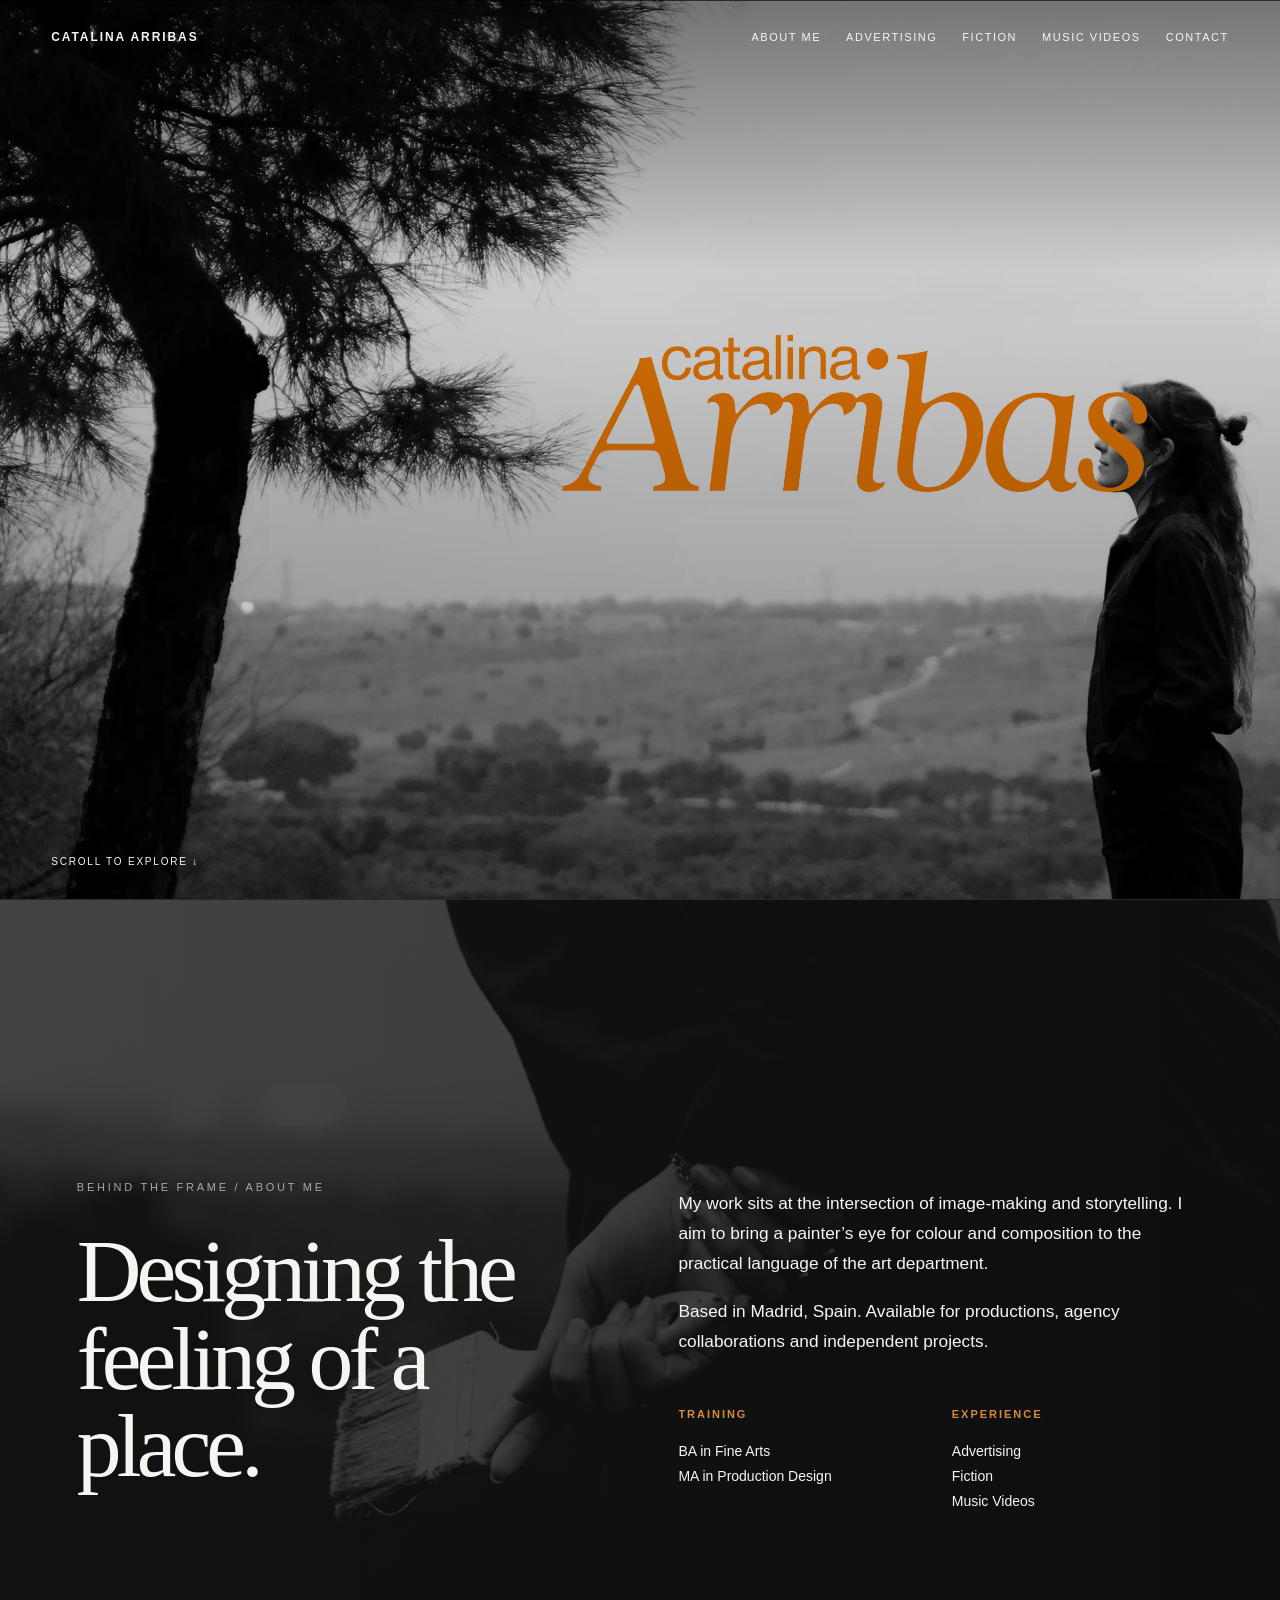
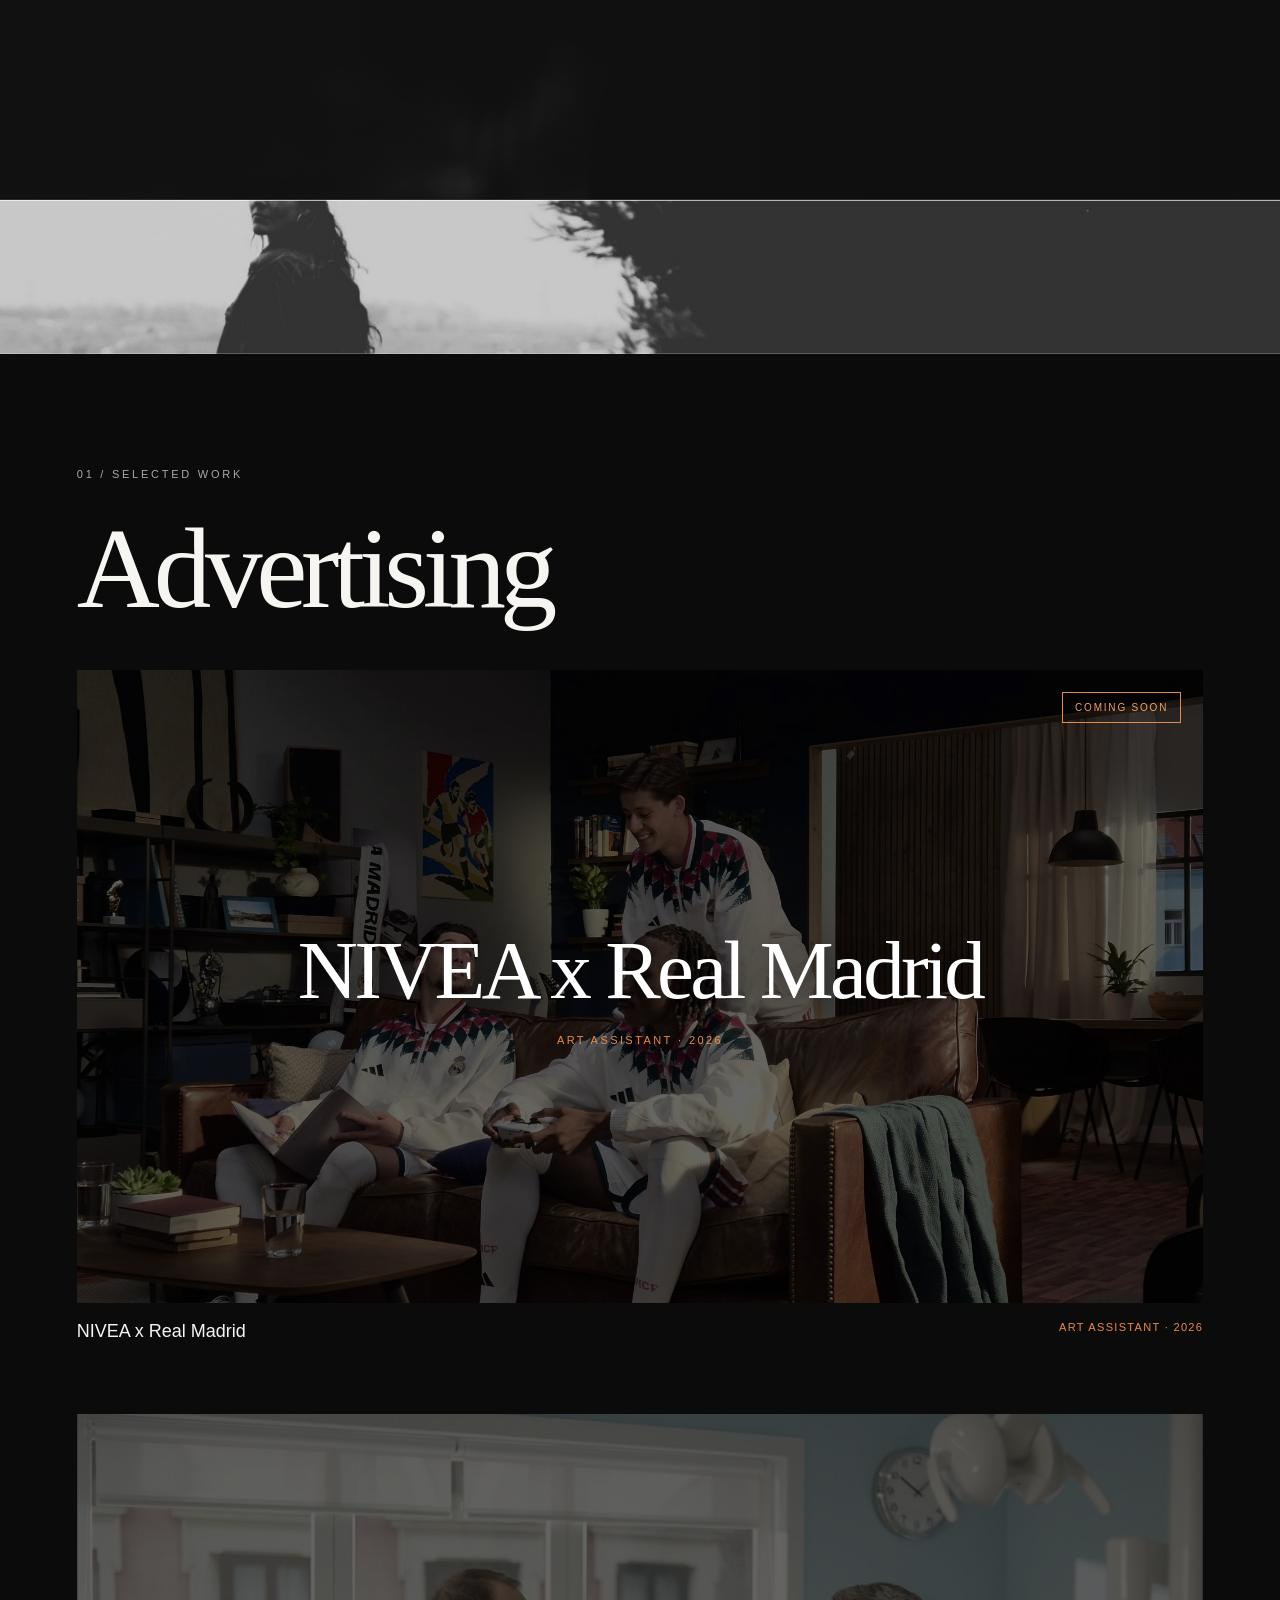
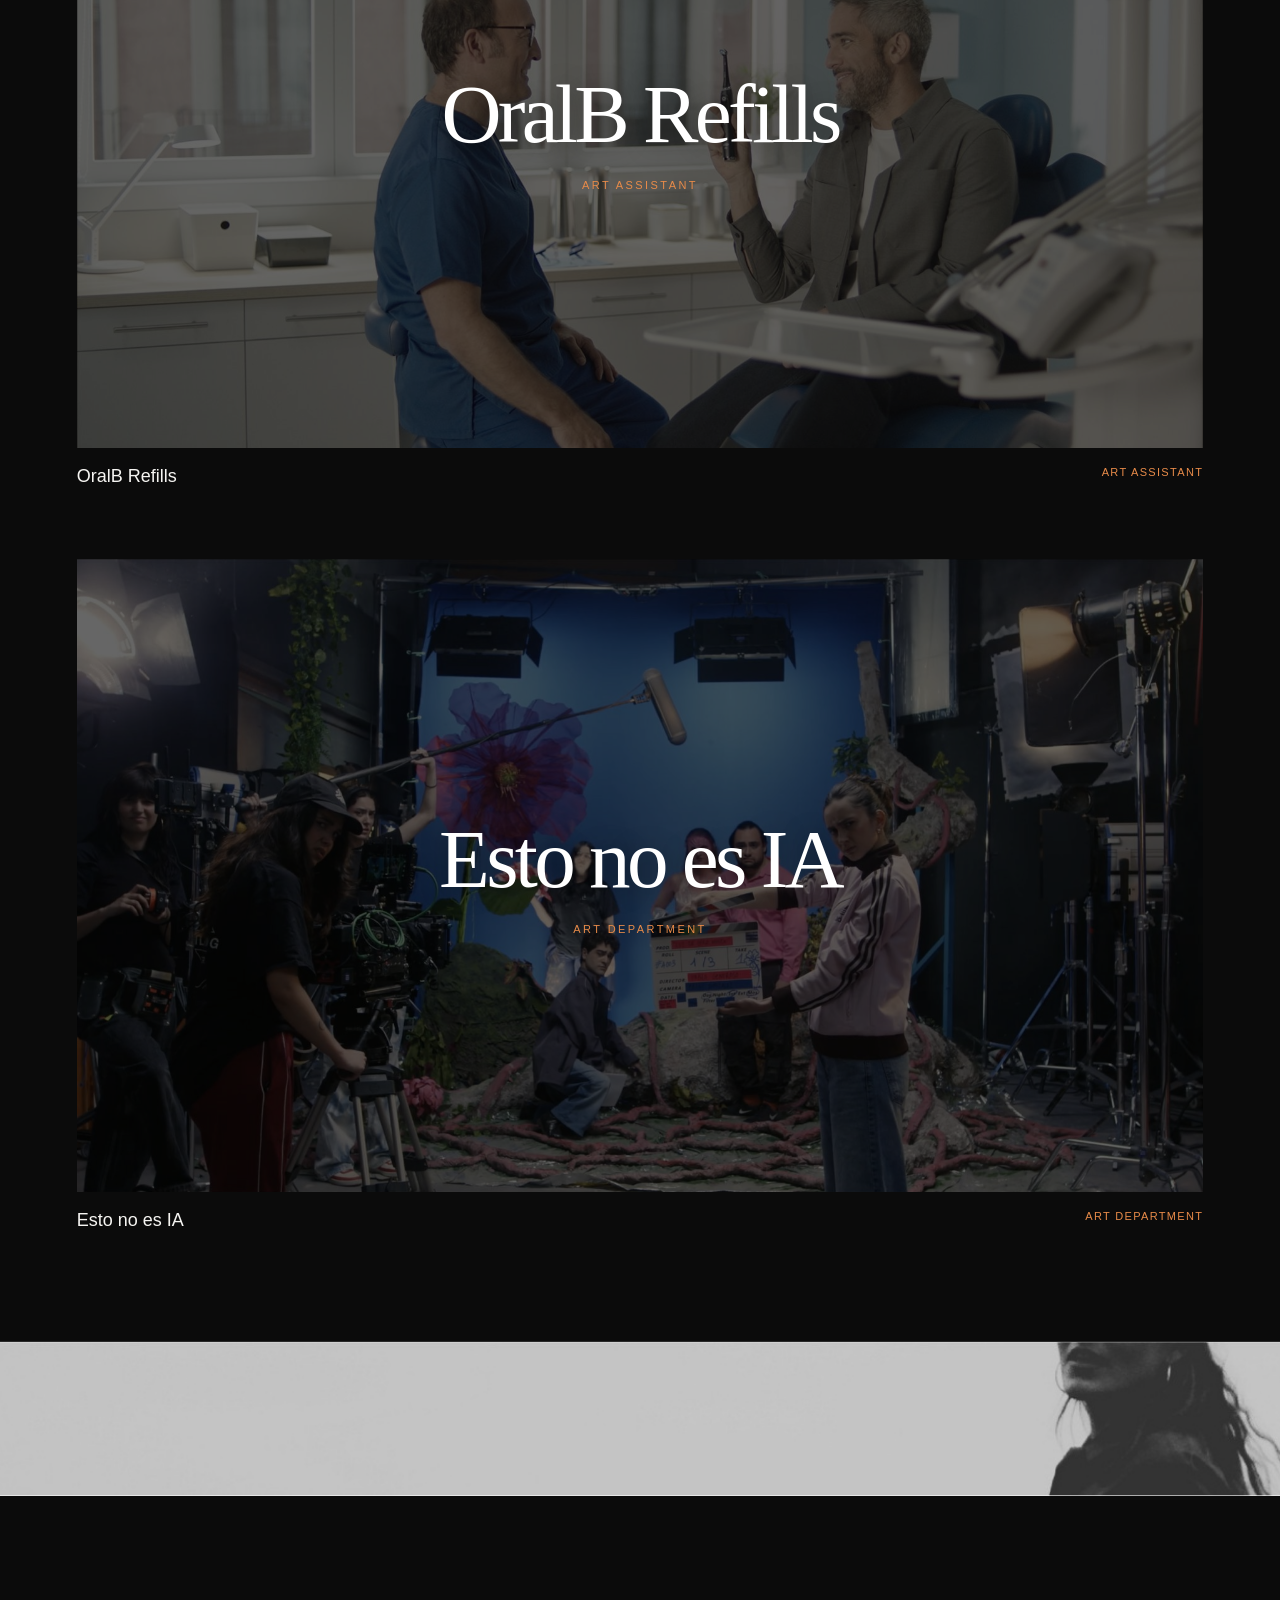
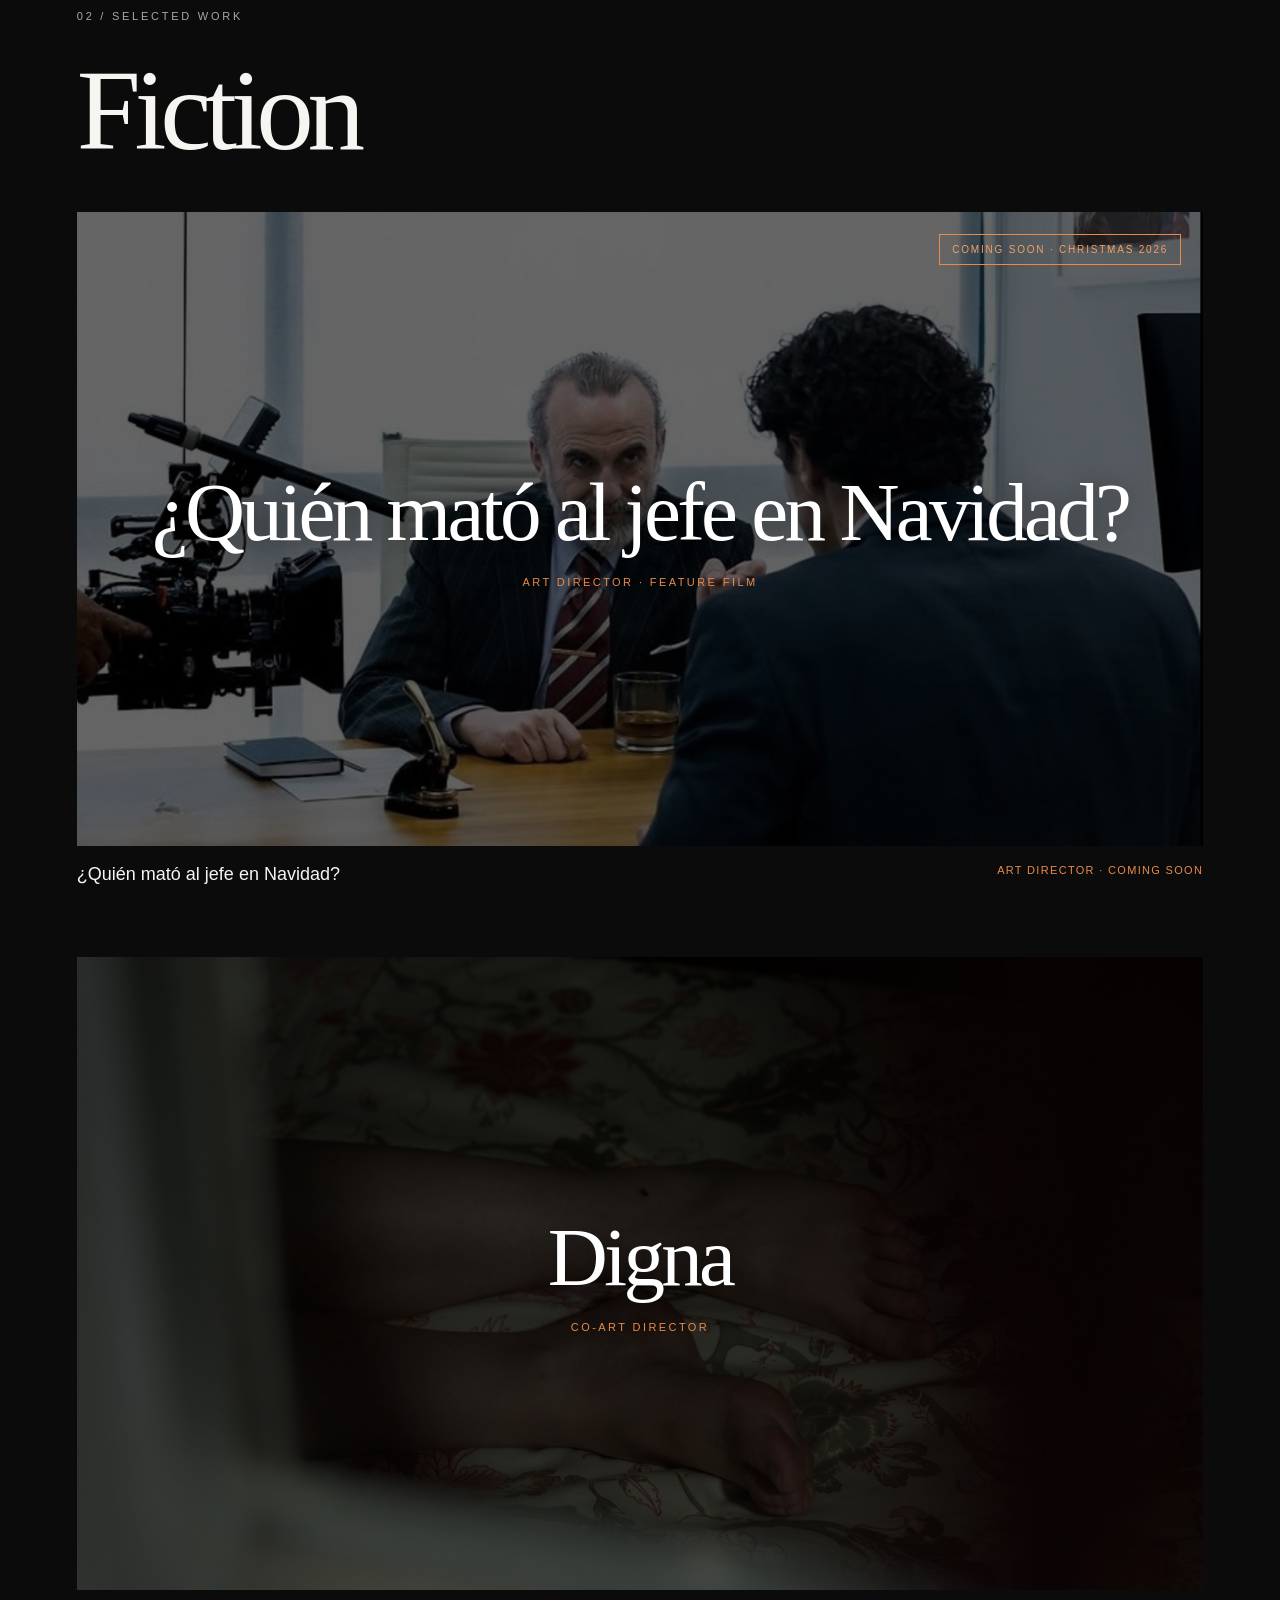
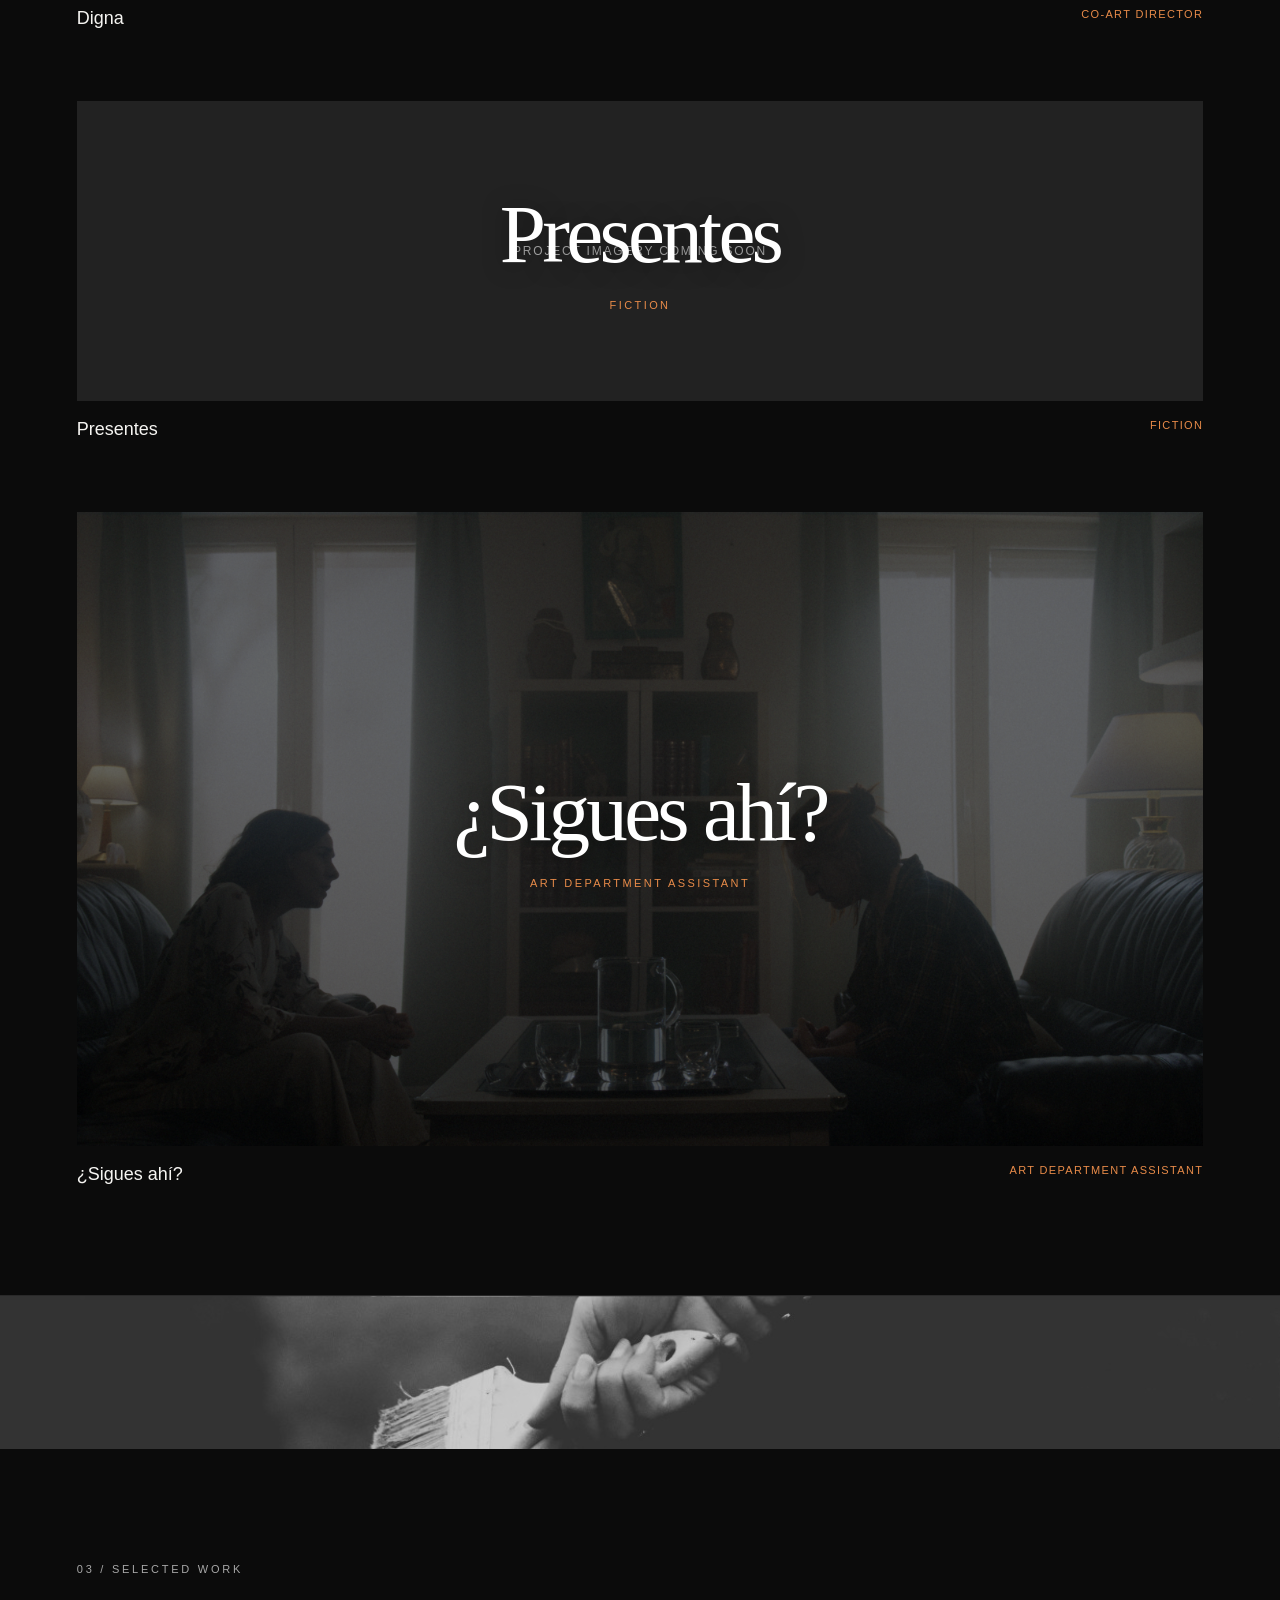
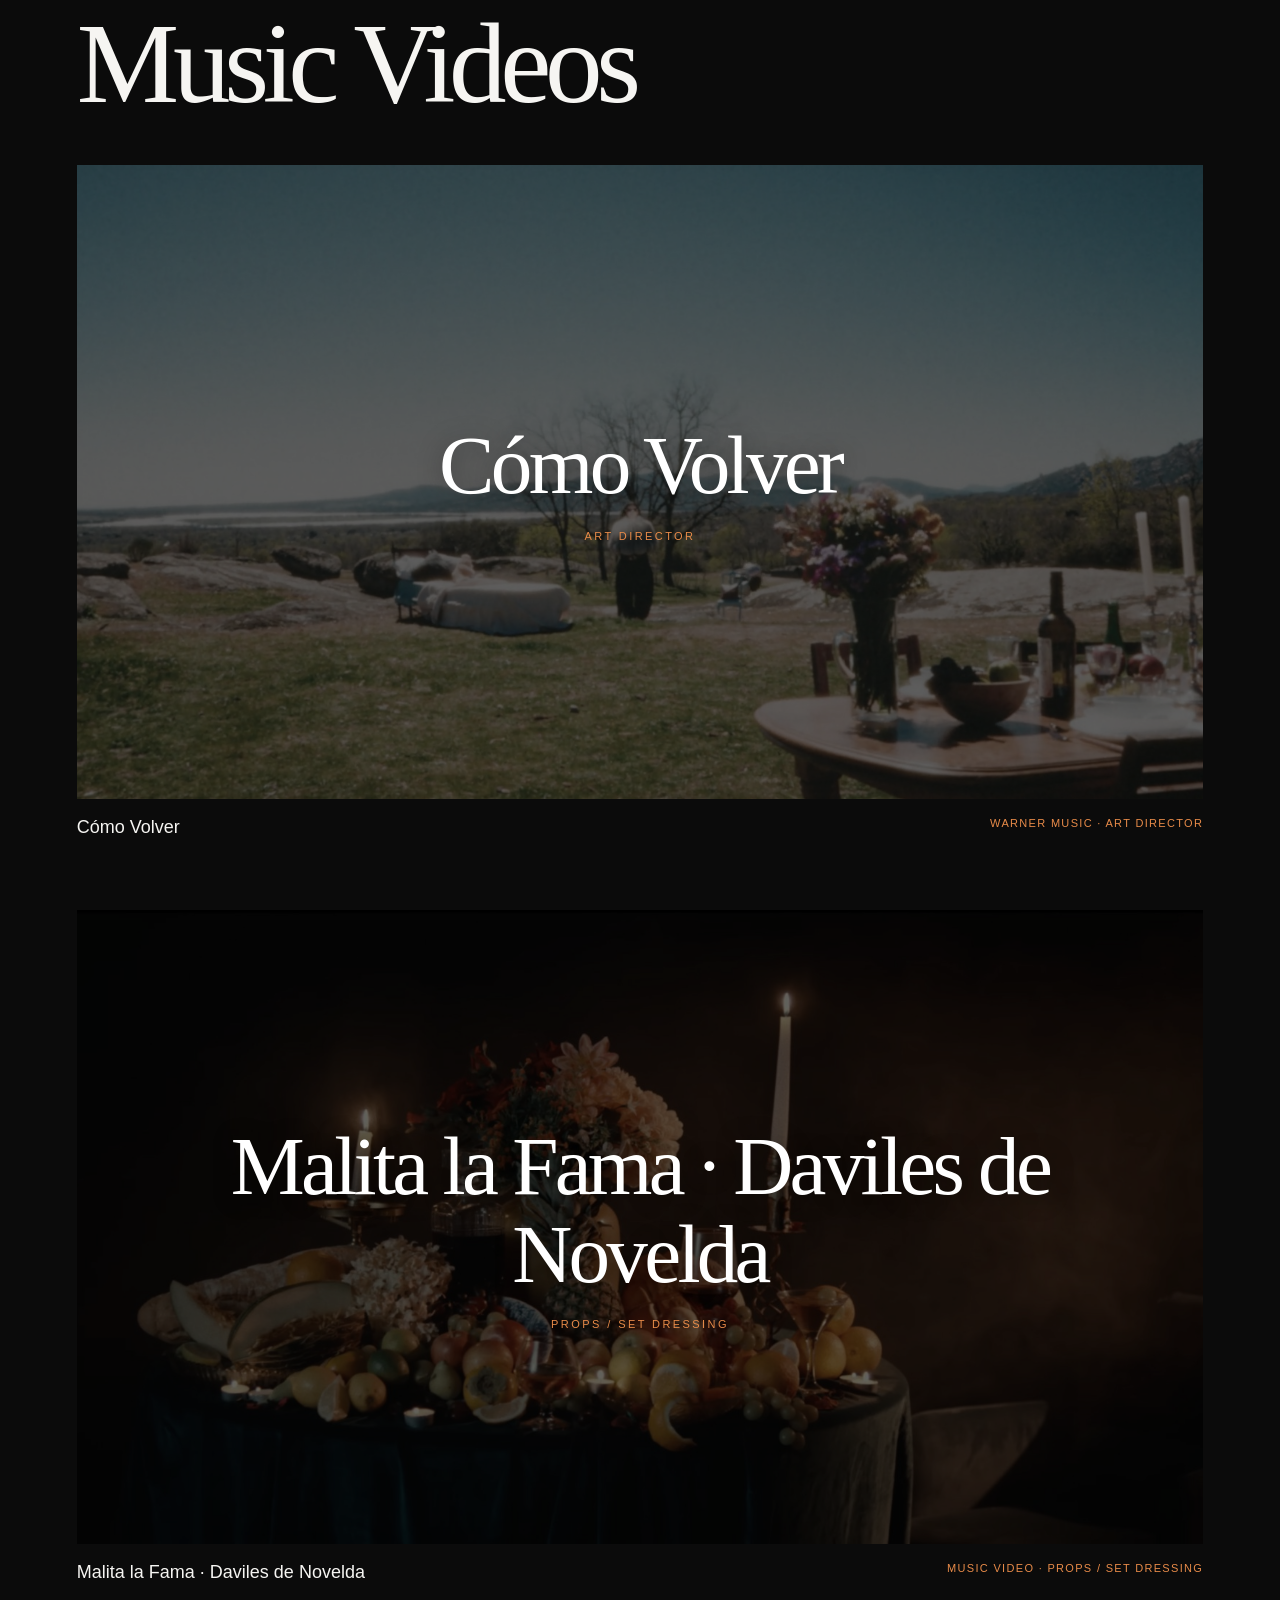
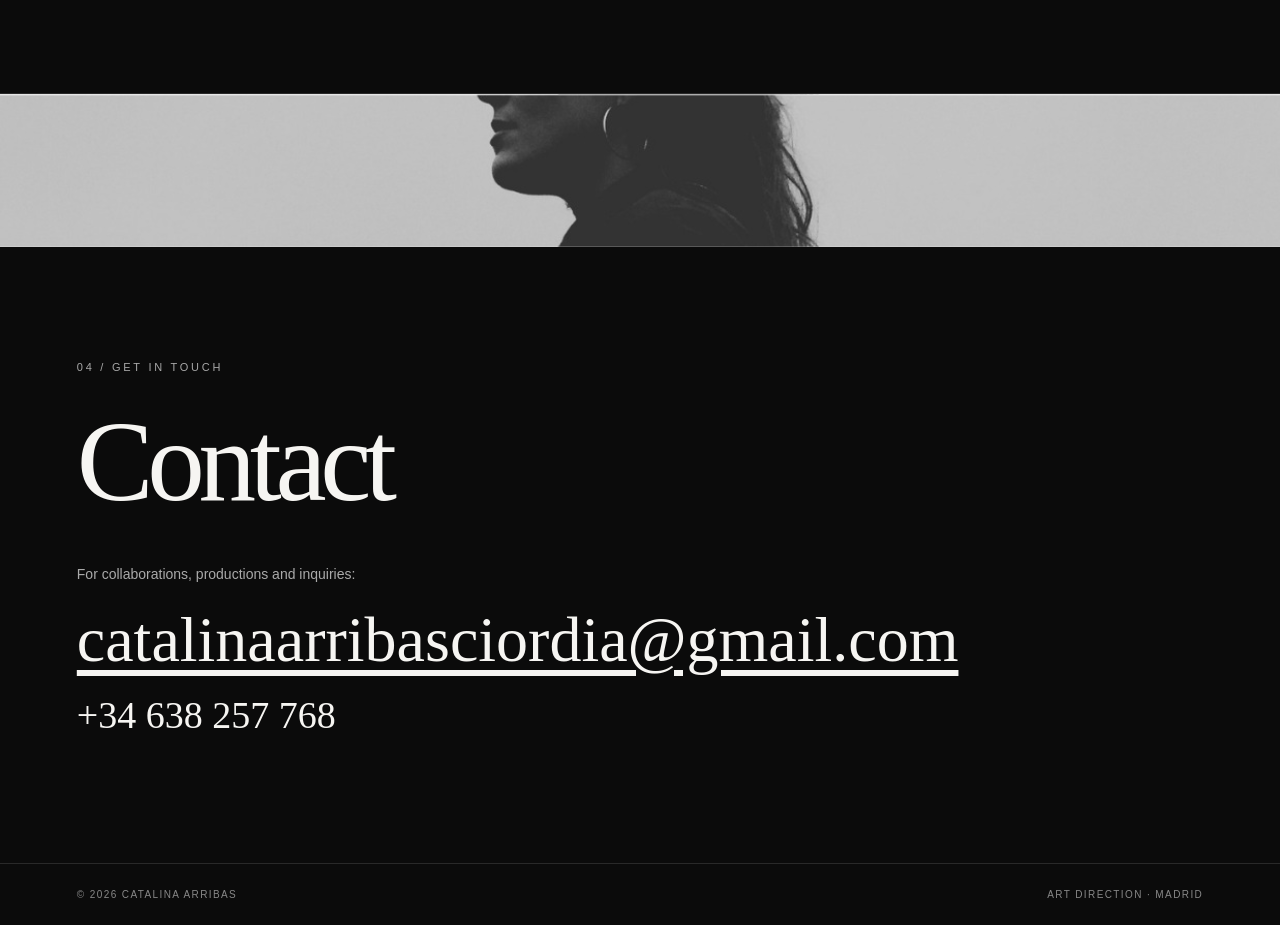
<file: index (7).html>
<!DOCTYPE html>

<html lang="en"><head><meta charset="utf-8"/><meta content="width=device-width, initial-scale=1" name="viewport"/><meta content="#0b0b0b" name="theme-color"/><meta content="Catalina Arribas — Art Direction portfolio. Advertising, Fiction and Music Videos." name="description"/><title>Catalina Arribas — Art Direction</title><style>
:root{color-scheme:dark}*{box-sizing:border-box}html{scroll-behavior:smooth}body{margin:0;background:#0b0b0b;color:#f6f5f2;font-family:Arial,Helvetica,sans-serif}a{color:inherit;text-decoration:none}header{position:absolute;z-index:3;top:0;left:0;width:100%;padding:30px 4%;display:flex;align-items:center;justify-content:space-between;gap:24px}.brand{font-size:12px;font-weight:700;letter-spacing:.16em}nav{display:flex;flex-wrap:wrap;gap:25px}nav a{font-size:11px;letter-spacing:.14em;text-transform:uppercase;transition:opacity .2s}nav a:hover{opacity:.55}.hero{min-height:100svh;position:relative;display:flex;align-items:center;justify-content:center;overflow:hidden;background:#111}.hero:before{content:"";position:absolute;inset:0;background:url('assets/cover.jpg') center center/cover no-repeat;filter:brightness(1)}.hero:after{content:"";position:absolute;inset:0;background:linear-gradient(180deg,rgba(0,0,0,.45),transparent 30%,rgba(0,0,0,.36))}.hero-content{z-index:1;text-align:center;width:100%;padding:20px}.hero h1{font-family:Georgia,'Times New Roman',serif;font-size:clamp(64px,11vw,185px);font-weight:400;letter-spacing:-.07em;line-height:.9;margin:0}.hero p{font-size:11px;letter-spacing:.38em;text-transform:uppercase;margin:30px 0 0}.scroll{position:absolute;z-index:2;bottom:32px;left:4%;font-size:10px;letter-spacing:.18em;text-transform:uppercase}section{padding:110px 6%;min-height:65vh;border-bottom:1px solid #292929}.eyebrow{font-size:11px;letter-spacing:.25em;text-transform:uppercase;color:#a8a8a8}h2{font-family:Georgia,'Times New Roman',serif;font-weight:400;font-size:clamp(55px,9vw,120px);letter-spacing:-.055em;margin:20px 0 35px}.project-card{display:block;max-width:1200px;margin-top:25px}.project-card img{display:block;width:100%;height:auto;aspect-ratio:16/9;object-fit:cover;transition:opacity .3s}.project-image{position:relative;display:block;overflow:hidden;background:#111}.project-image img{filter:brightness(.40) saturate(.72);transform:scale(1);transition:filter .65s ease,transform .8s ease}.project-card:hover .project-image img,.project-card:focus-visible .project-image img{filter:brightness(1) saturate(1);transform:scale(1.025)}.project-overlay{position:absolute;inset:0;display:flex;flex-direction:column;justify-content:center;align-items:center;text-align:center;padding:24px;pointer-events:none}.project-overlay-title{font-family:Georgia,serif;font-size:clamp(38px,6.5vw,100px);font-weight:400;letter-spacing:-.045em;line-height:1.05;text-shadow:0 2px 24px rgba(0,0,0,.35)}.project-overlay-subtitle{font-size:11px;letter-spacing:.22em;text-transform:uppercase;margin-top:20px}.project-card:focus-visible{outline:2px solid #d66b00;outline-offset:5px}@media(prefers-reduced-motion:reduce){.project-image img{transition:none}}.project-meta{display:flex;justify-content:space-between;gap:12px;flex-wrap:wrap;margin-top:18px}.project-meta strong{font-size:18px;font-weight:400}.project-meta span{font-size:11px;letter-spacing:.12em;text-transform:uppercase;color:#aaa}.project-detail{padding-top:100px}.project-detail img{display:block;width:100%;height:auto;margin-top:25px}.back-link{font-size:12px;letter-spacing:.12em;text-transform:uppercase}.placeholder{min-height:250px;border:1px solid #303030;display:flex;align-items:center;justify-content:center;text-align:center;color:#8e8e8e;font-size:12px;letter-spacing:.12em;text-transform:uppercase;padding:30px}.note{color:#aaa;max-width:600px;line-height:1.7;font-size:14px}.contact-link{font-family:Georgia,serif;font-size:clamp(25px,5vw,70px);text-decoration:underline;text-underline-offset:9px}footer{display:flex;justify-content:space-between;gap:16px;padding:25px 6%;color:#888;font-size:10px;letter-spacing:.14em;text-transform:uppercase}@media(max-width:700px){header{padding:23px 5%;align-items:flex-start;flex-direction:column;gap:20px}nav{gap:14px}nav a{font-size:10px}.hero h1{font-size:clamp(62px,15vw,105px)}.hero:before{background-position:56% center}section{padding:85px 6%;min-height:50vh}footer{flex-direction:column}}

.project-stack{display:grid;gap:72px}.project-card{margin-top:0}.project-overlay-title{color:#fff}
.project-tag{position:absolute;top:22px;right:22px;font-size:10px;letter-spacing:.18em;
padding:9px 12px;border:1px solid rgba(255,255,255,.65);color:#fff}
.project-detail{scroll-margin-top:20px}.detail-head{margin-bottom:40px}.detail-kicker{
font-size:11px;letter-spacing:.2em;text-transform:uppercase;color:#aaa}
.detail-role{color:#bdbdbd;font-size:13px;letter-spacing:.04em;line-height:1.8}
.gallery{display:grid;grid-template-columns:repeat(2,minmax(0,1fr));gap:16px}
.gallery img{margin:0;width:100%;height:100%;object-fit:cover}
.gallery figure{margin:0;overflow:hidden;background:#171717}
.gallery figure:first-child{grid-column:1/-1}
.gallery figure:first-child img{max-height:850px;object-fit:contain}
.gallery figure:not(:first-child) img{aspect-ratio:16/10}
.gallery figcaption{font-size:10px;letter-spacing:.12em;color:#999;padding:10px 0 4px}
.detail-note{font-size:13px;color:#aaa;line-height:1.7;max-width:700px;margin:0 0 30px}
@media(max-width:700px){.project-stack{gap:44px}.gallery{grid-template-columns:1fr}
.gallery figure:first-child{grid-column:auto}.project-tag{top:12px;right:12px;font-size:9px}
.project-overlay-title{font-size:clamp(28px,7vw,56px)}}

.project-meta span,.detail-kicker,.detail-role,.project-overlay-subtitle{color:#e88b49}.project-tag{color:#f2a064;border-color:#e88b49}

/* About and editorial separators */
#about{position:relative;min-height:100vh;display:grid;grid-template-columns:1fr 1fr;gap:6vw;align-items:center;background:#161616 url('assets/about-me.png') center/cover no-repeat;padding:120px 6%;isolation:isolate}#about:before{content:'';position:absolute;inset:0;background:linear-gradient(90deg,rgba(0,0,0,.66),rgba(0,0,0,.72));z-index:-1}.about-title{font-family:Georgia,serif;font-weight:400;font-size:clamp(56px,7vw,115px);line-height:.98;letter-spacing:-.055em;margin:32px 0}.about-copy{font-size:clamp(15px,1.35vw,20px);line-height:1.75;max-width:660px}.about-columns{display:grid;grid-template-columns:1fr 1fr;gap:22px;margin-top:38px}.about-columns h3{font-size:11px;letter-spacing:.18em;text-transform:uppercase;color:#d68a40}.about-columns p{font-size:14px;line-height:1.8}.section-banner{height:clamp(105px,12vw,190px);width:100%;background-position:center;background-size:cover;border:0;padding:0;min-height:0}.section-banner.advertising{background-image:url('assets/banner-advertising.jpg')}.section-banner.fiction{background-image:url('assets/banner-fiction.jpg')}.section-banner.music{background-image:url('assets/banner-music-videos.jpg')}.section-banner.contact{background-image:url('assets/banner-contact.jpg')}#contact .contact-phone{font-size:clamp(21px,3vw,38px);font-family:Georgia,serif} @media(max-width:700px){#about{grid-template-columns:1fr;gap:12px;padding:110px 6% 75px;min-height:85vh}.about-title{font-size:clamp(55px,12vw,85px)}.about-copy{font-size:15px}.section-banner{height:110px}}
 .hero-name{position:relative;color:#e87900;font-family:Georgia,serif;font-weight:400;font-size:clamp(76px,13vw,210px);line-height:.76;letter-spacing:-.075em;text-align:center;text-transform:none;text-shadow:0 1px 8px rgba(0,0,0,.1)}@media(max-width:700px){.hero-name{font-size:clamp(70px,17vw,135px)}} 
/* Project pages: only covers on home; details open as separate views */
.project-detail{display:none}
.project-detail:target{display:block;min-height:100vh;padding-top:130px}
body:has(.project-detail:target) main > :not(.project-detail){display:none}
body:has(.project-detail:target) .project-detail:not(:target){display:none}
.project-image-placeholder{width:100%;height:100%;min-height:300px;display:grid;place-items:center;background:#222;color:#aaa;letter-spacing:.15em;text-transform:uppercase;font-size:12px}
</style></head><body><header><a class="brand" href="#home">CATALINA ARRIBAS</a><nav aria-label="Main navigation"><a href="#about">About Me</a><a href="advertising.html">Advertising</a><a href="fiction.html">Fiction</a><a href="music-videos.html">Music Videos</a><a href="#contact">Contact</a></nav></header><main><section aria-label="Catalina Arribas, Art Direction" class="hero" id="home"><div class="hero-content"></div><a class="scroll" href="#about">Scroll to explore ↓</a></section><section id="about"><div><span class="eyebrow">Behind the frame / About me</span><h2 class="about-title">Designing the<br/>feeling of a<br>place.</br></h2></div><div class="about-copy"><p>My work sits at the intersection of image-making and storytelling. I aim to bring a painter’s eye for colour and composition to the practical language of the art department.</p><p>Based in Madrid, Spain. Available for productions, agency collaborations and independent projects.</p><div class="about-columns"><div><h3>Training</h3><p>BA in Fine Arts<br/>MA in Production Design</p></div><div><h3>Experience</h3><p>Advertising<br/>Fiction<br/>Music Videos</p></div></div></div></section><div aria-hidden="true" class="section-banner advertising"></div><section id="advertising"><span class="eyebrow">01 / Selected work</span><h2>Advertising</h2><div class="project-stack"><a aria-label="View NIVEA x Real Madrid project" class="project-card" href="advertising.html#nivea-real-madrid"><div class="project-image"><img alt="NIVEA x Real Madrid project cover" loading="lazy" src="assets/nivea-real-madrid.jpg"/><div class="project-overlay"><strong class="project-overlay-title">NIVEA x Real Madrid</strong><span class="project-overlay-subtitle">Art Assistant · 2026</span></div><span class="project-tag">COMING SOON</span></div><div class="project-meta"><strong>NIVEA x Real Madrid</strong><span>Art Assistant · 2026</span></div></a><a aria-label="View OralB Refills project" class="project-card" href="advertising.html#oralb-refills"><div class="project-image"><img alt="OralB Refills project cover" loading="lazy" src="assets/oralb-01.jpg"/><div class="project-overlay"><strong class="project-overlay-title">OralB Refills</strong><span class="project-overlay-subtitle">Art Assistant</span></div></div><div class="project-meta"><strong>OralB Refills</strong><span>Art Assistant</span></div></a><a aria-label="View Esto no es IA project" class="project-card" href="advertising.html#esto-no-es-ia"><div class="project-image"><img alt="Esto no es IA project cover" loading="lazy" src="assets/icm-01.jpg"/><div class="project-overlay"><strong class="project-overlay-title">Esto no es IA</strong><span class="project-overlay-subtitle">Art Department</span></div></div><div class="project-meta"><strong>Esto no es IA</strong><span>Art Department</span></div></a></div></section><div aria-hidden="true" class="section-banner fiction"></div><section id="fiction"><span class="eyebrow">02 / Selected work</span><h2>Fiction</h2><div class="project-stack"><a aria-label="View ¿Quién mató al jefe en Navidad? project" class="project-card" href="fiction.html#quien-mato-al-jefe"><div class="project-image"><img alt="¿Quién mató al jefe en Navidad? film cover" loading="lazy" src="assets/fiction-jefe-01.jpg"/><div class="project-overlay"><strong class="project-overlay-title">¿Quién mató al jefe en Navidad?</strong><span class="project-overlay-subtitle">Art Director · Feature Film</span></div><span class="project-tag">COMING SOON · CHRISTMAS 2026</span></div><div class="project-meta"><strong>¿Quién mató al jefe en Navidad?</strong><span>Art Director · Coming Soon</span></div></a><a aria-label="View Digna project" class="project-card" href="fiction.html#digna"><div class="project-image"><img alt="Digna film cover" loading="lazy" src="assets/digna-01.jpg"/><div class="project-overlay"><strong class="project-overlay-title">Digna</strong><span class="project-overlay-subtitle">Co-Art Director</span></div></div><div class="project-meta"><strong>Digna</strong><span>Co-Art Director</span></div></a><a aria-label="View Presentes project" class="project-card" href="fiction.html#presentes"><div class="project-image"><div class="project-image-placeholder">Project imagery coming soon</div><div class="project-overlay"><strong class="project-overlay-title">Presentes</strong><span class="project-overlay-subtitle">Fiction</span></div></div><div class="project-meta"><strong>Presentes</strong><span>Fiction</span></div></a><a aria-label="View ¿Sigues ahí? project" class="project-card" href="fiction.html#sigues-ahi"><div class="project-image"><img alt="¿Sigues ahí? film cover" loading="lazy" src="assets/sigues-ahi-01.jpg"/><div class="project-overlay"><strong class="project-overlay-title">¿Sigues ahí?</strong><span class="project-overlay-subtitle">Art Department Assistant</span></div></div><div class="project-meta"><strong>¿Sigues ahí?</strong><span>Art Department Assistant</span></div></a></div></section><div aria-hidden="true" class="section-banner music"></div><section id="music-videos"><span class="eyebrow">03 / Selected work</span><h2>Music Videos</h2><div class="project-stack"><a class="project-card" href="music-videos.html#como-volver"><div class="project-image"><img alt="Cómo Volver cover" loading="lazy" src="assets/como-volver-01.jpg"/><div class="project-overlay"><strong class="project-overlay-title">Cómo Volver</strong><span class="project-overlay-subtitle">Art Director</span></div></div><div class="project-meta"><strong>Cómo Volver</strong><span>Warner Music · Art Director</span></div></a><a class="project-card" href="music-videos.html#malita-la-fama"><div class="project-image"><img alt="Malita la Fama · Daviles de Novelda cover" loading="lazy" src="assets/malita-la-fama-01.jpg"/><div class="project-overlay"><strong class="project-overlay-title">Malita la Fama · Daviles de Novelda</strong><span class="project-overlay-subtitle">Props / Set Dressing</span></div></div><div class="project-meta"><strong>Malita la Fama · Daviles de Novelda</strong><span>Music Video · Props / Set Dressing</span></div></a></div></section><div aria-hidden="true" class="section-banner contact"></div><section id="contact"><span class="eyebrow">04 / Get in touch</span><h2>Contact</h2><p class="note">For collaborations, productions and inquiries:</p><p><a class="contact-link" href="mailto:catalinaarribasciordia@gmail.com">catalinaarribasciordia@gmail.com</a></p><p><a class="contact-phone" href="tel:+34638257768">+34 638 257 768</a></p></section></main><footer><span>© 2026 Catalina Arribas</span><span>Art Direction · Madrid</span></footer></body></html>
</file>
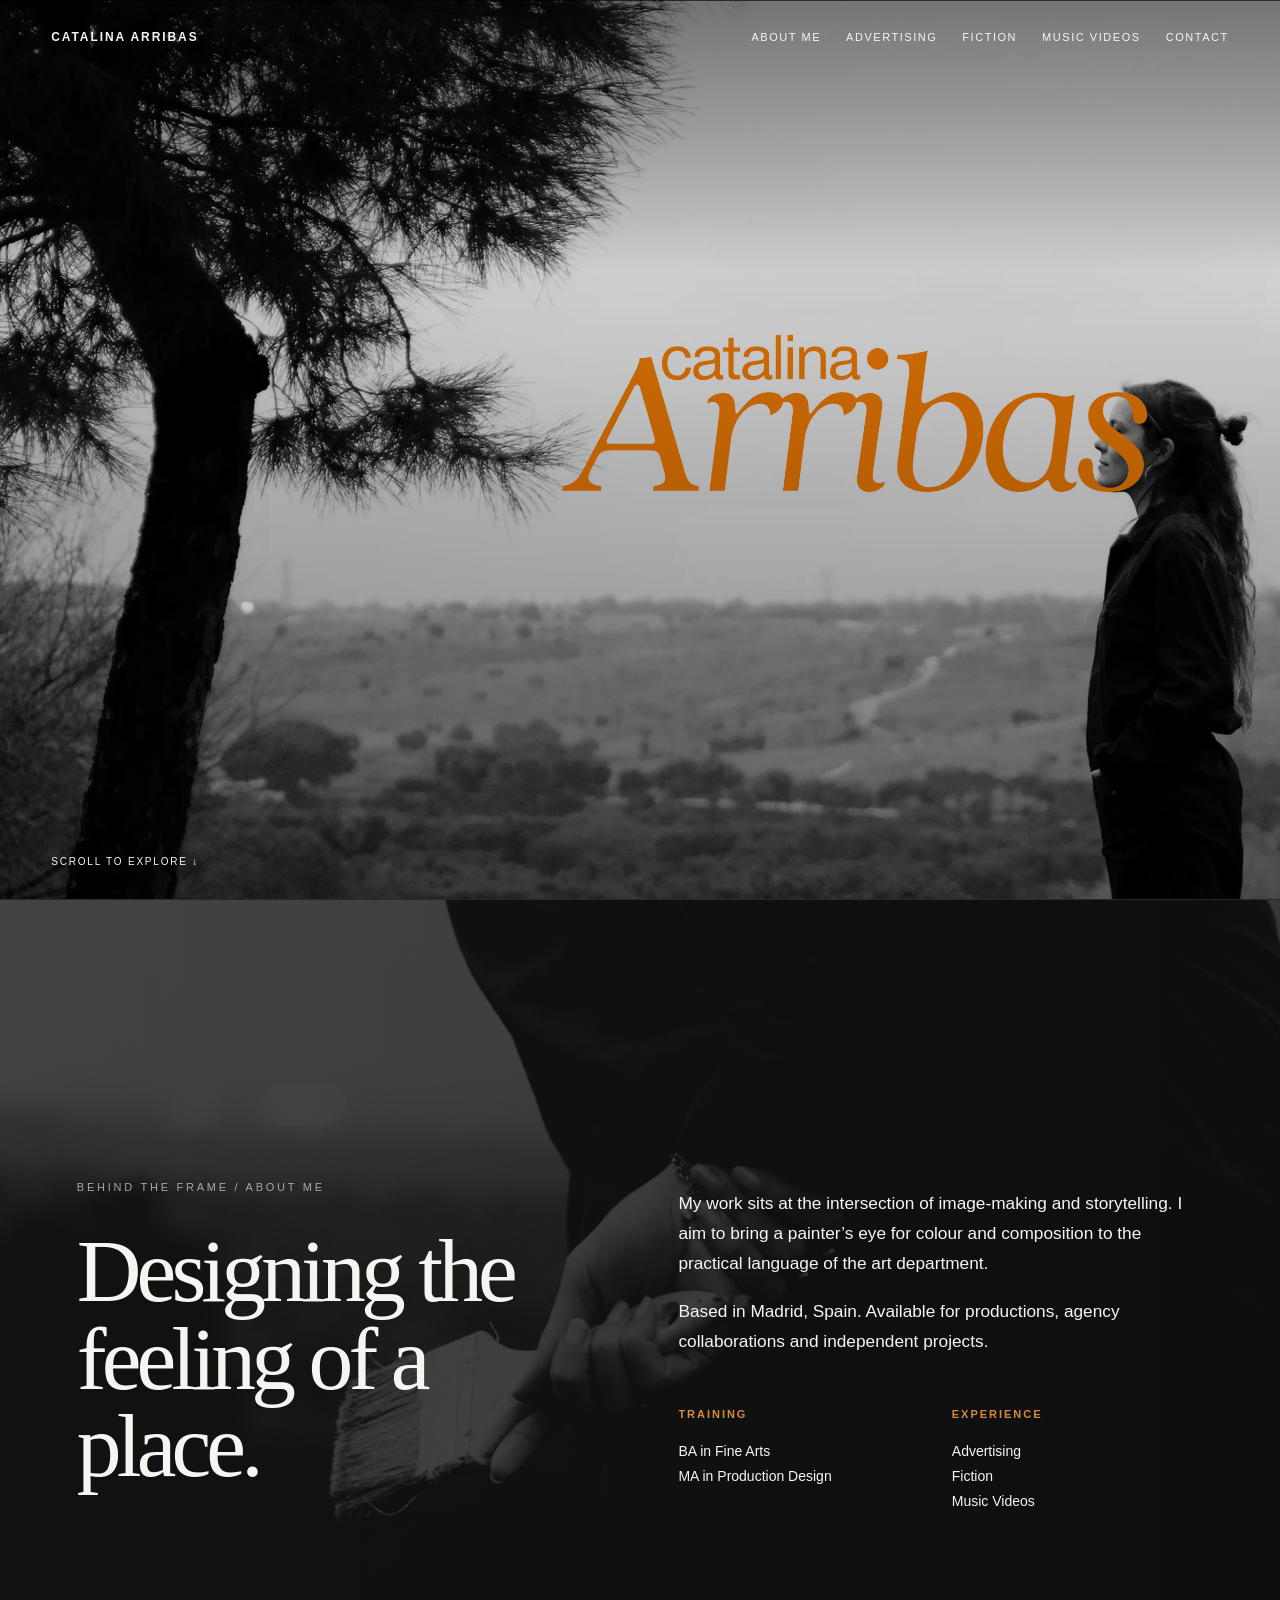
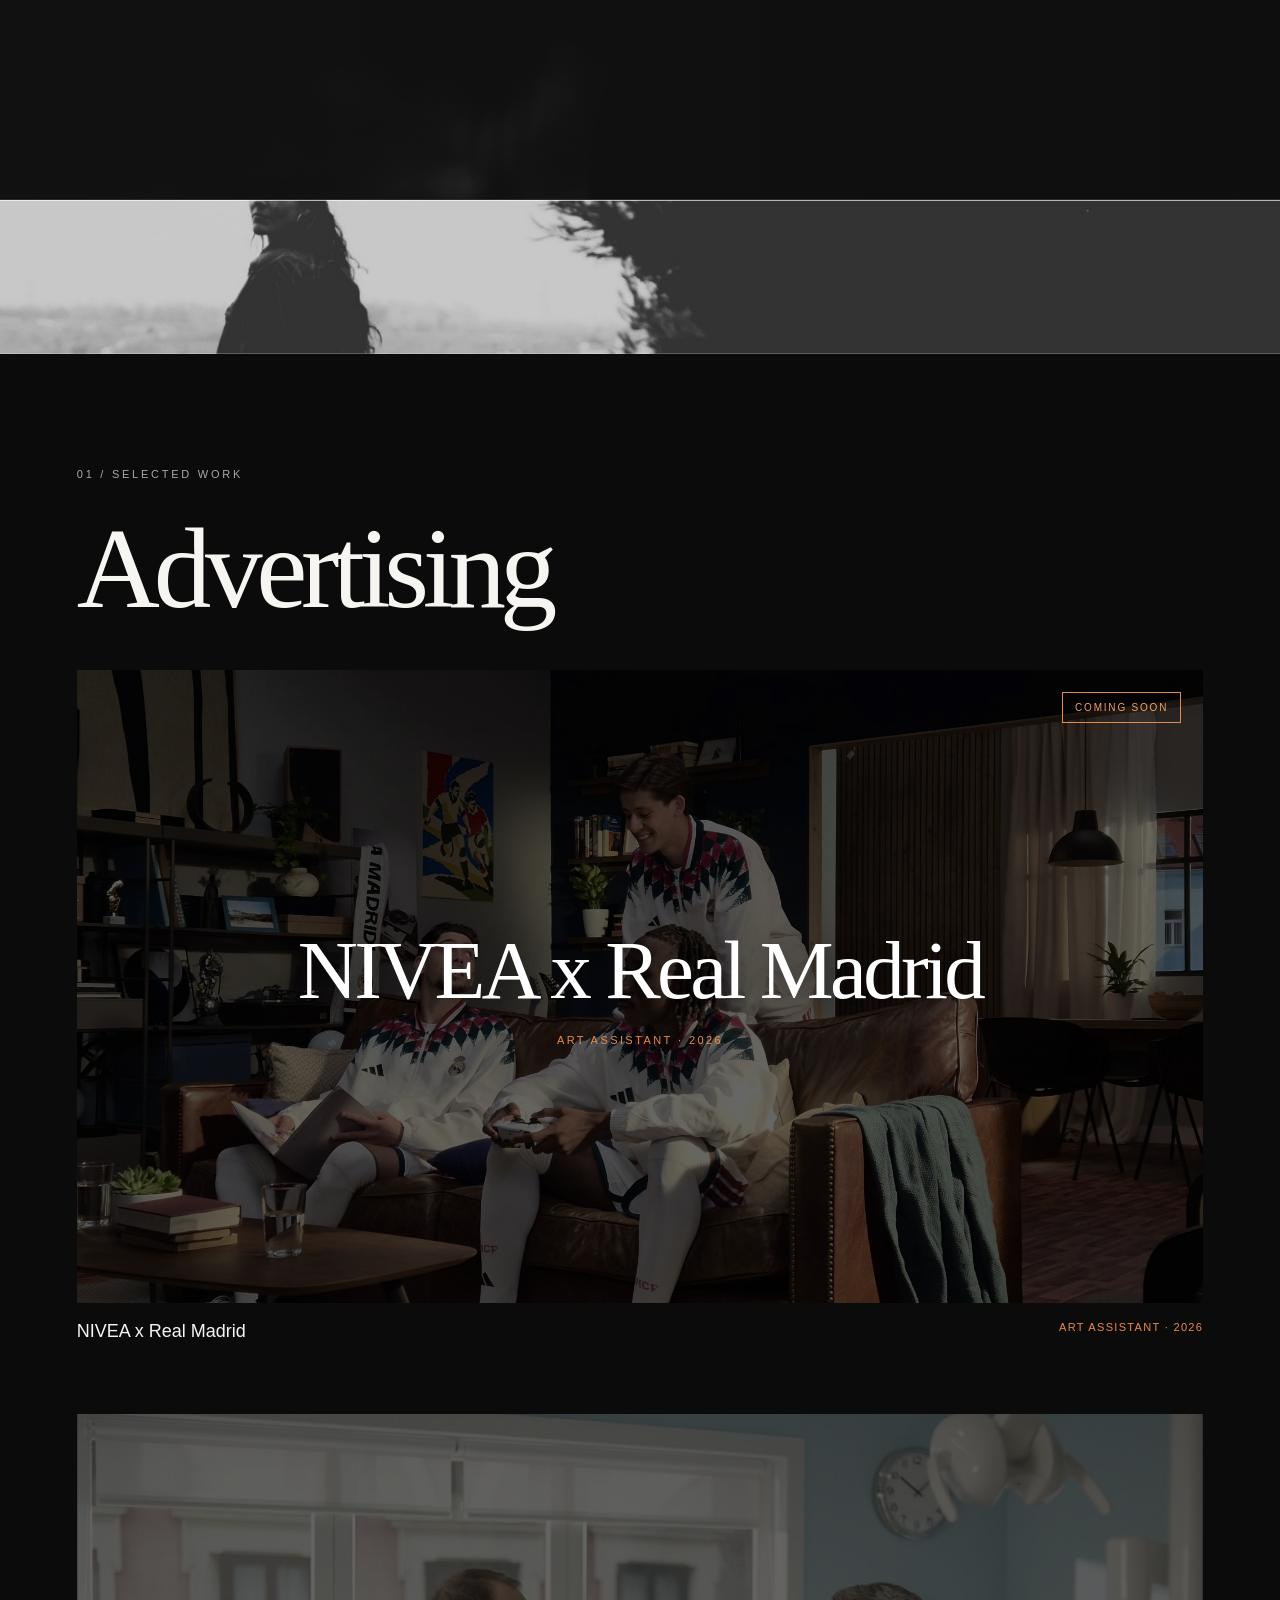
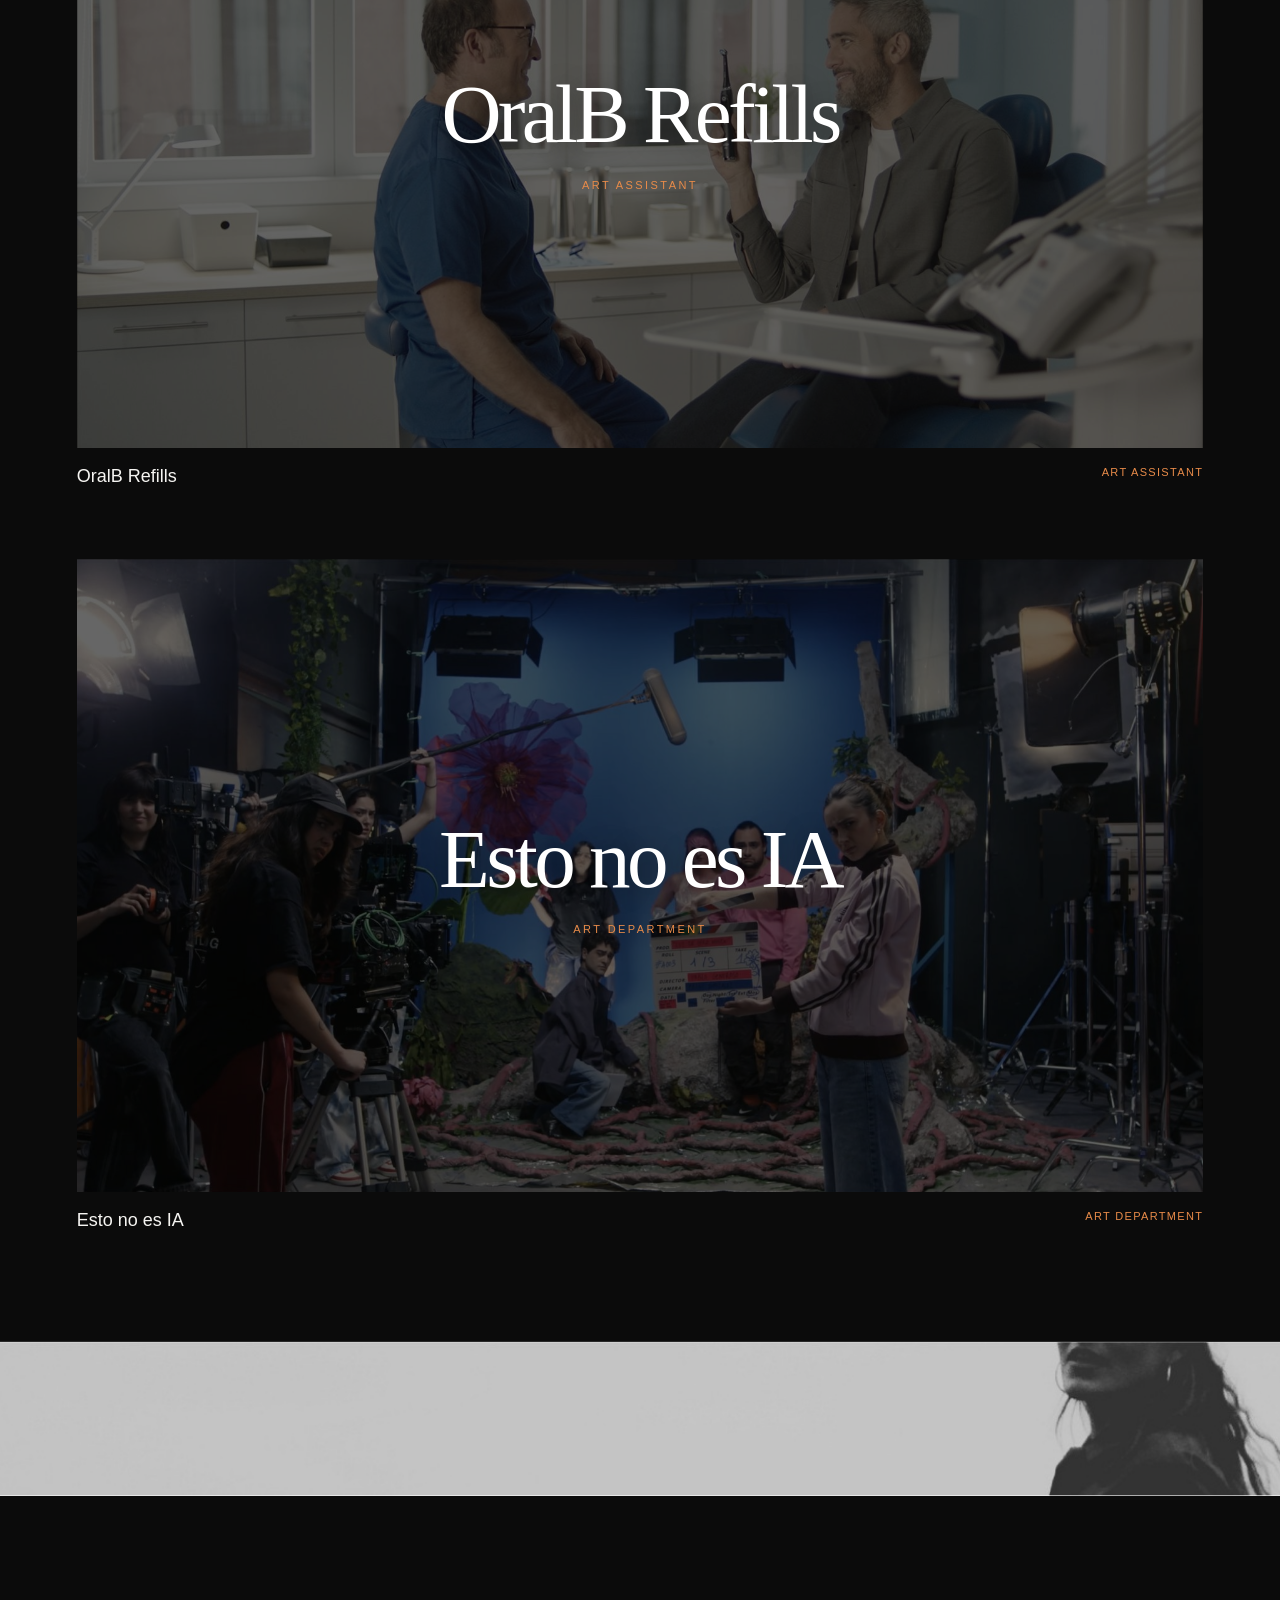
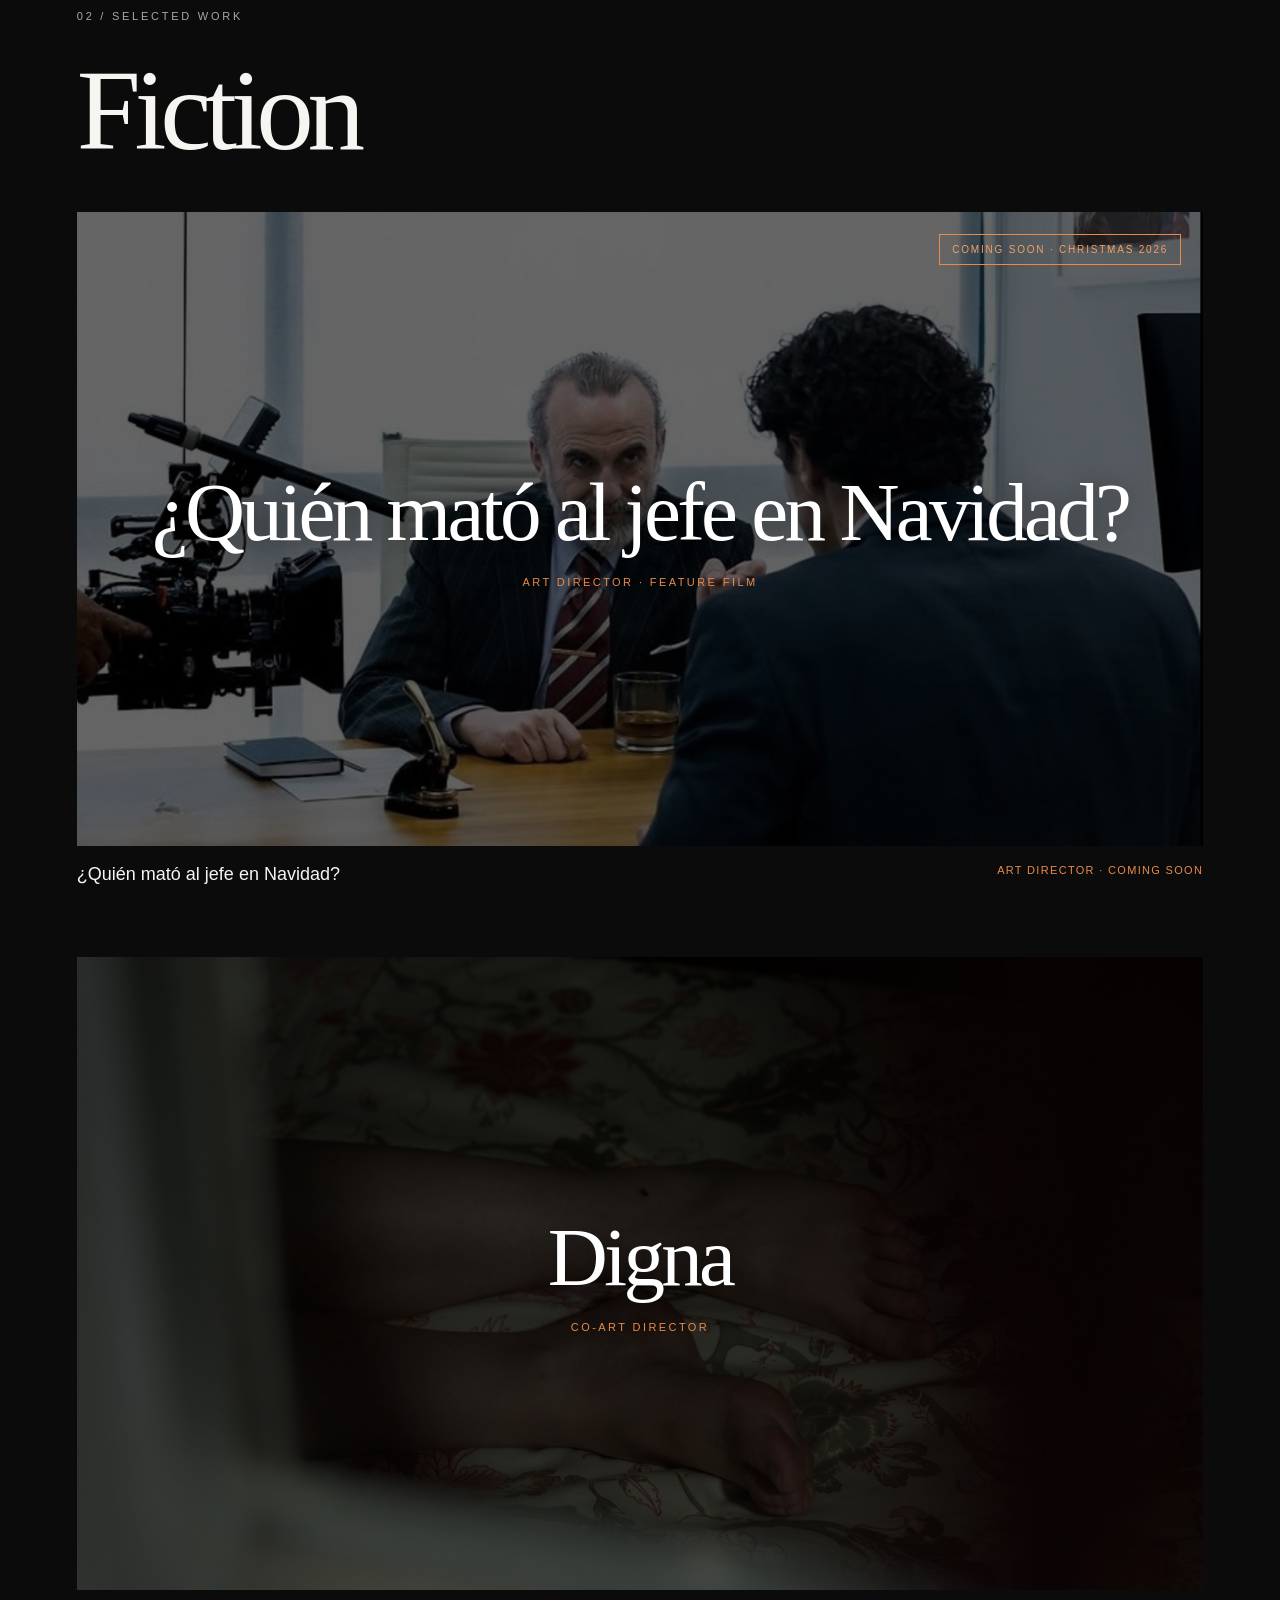
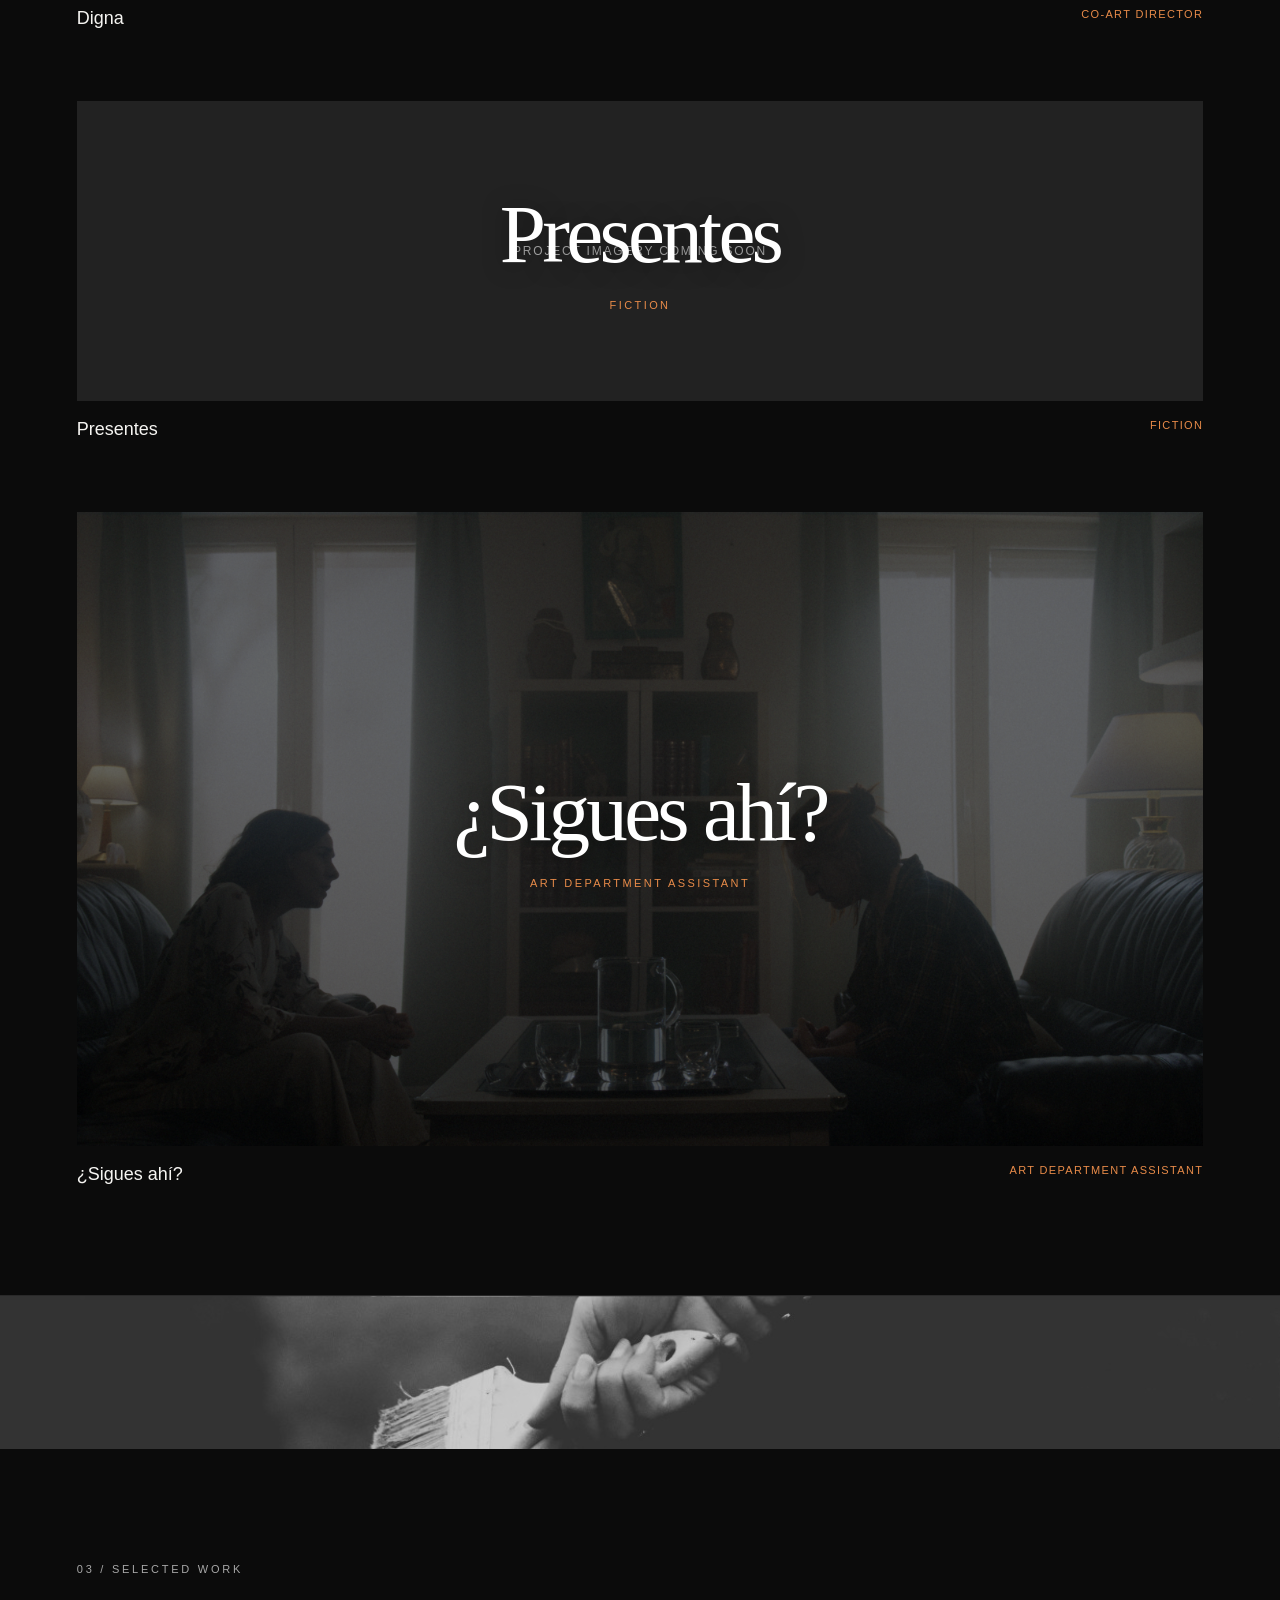
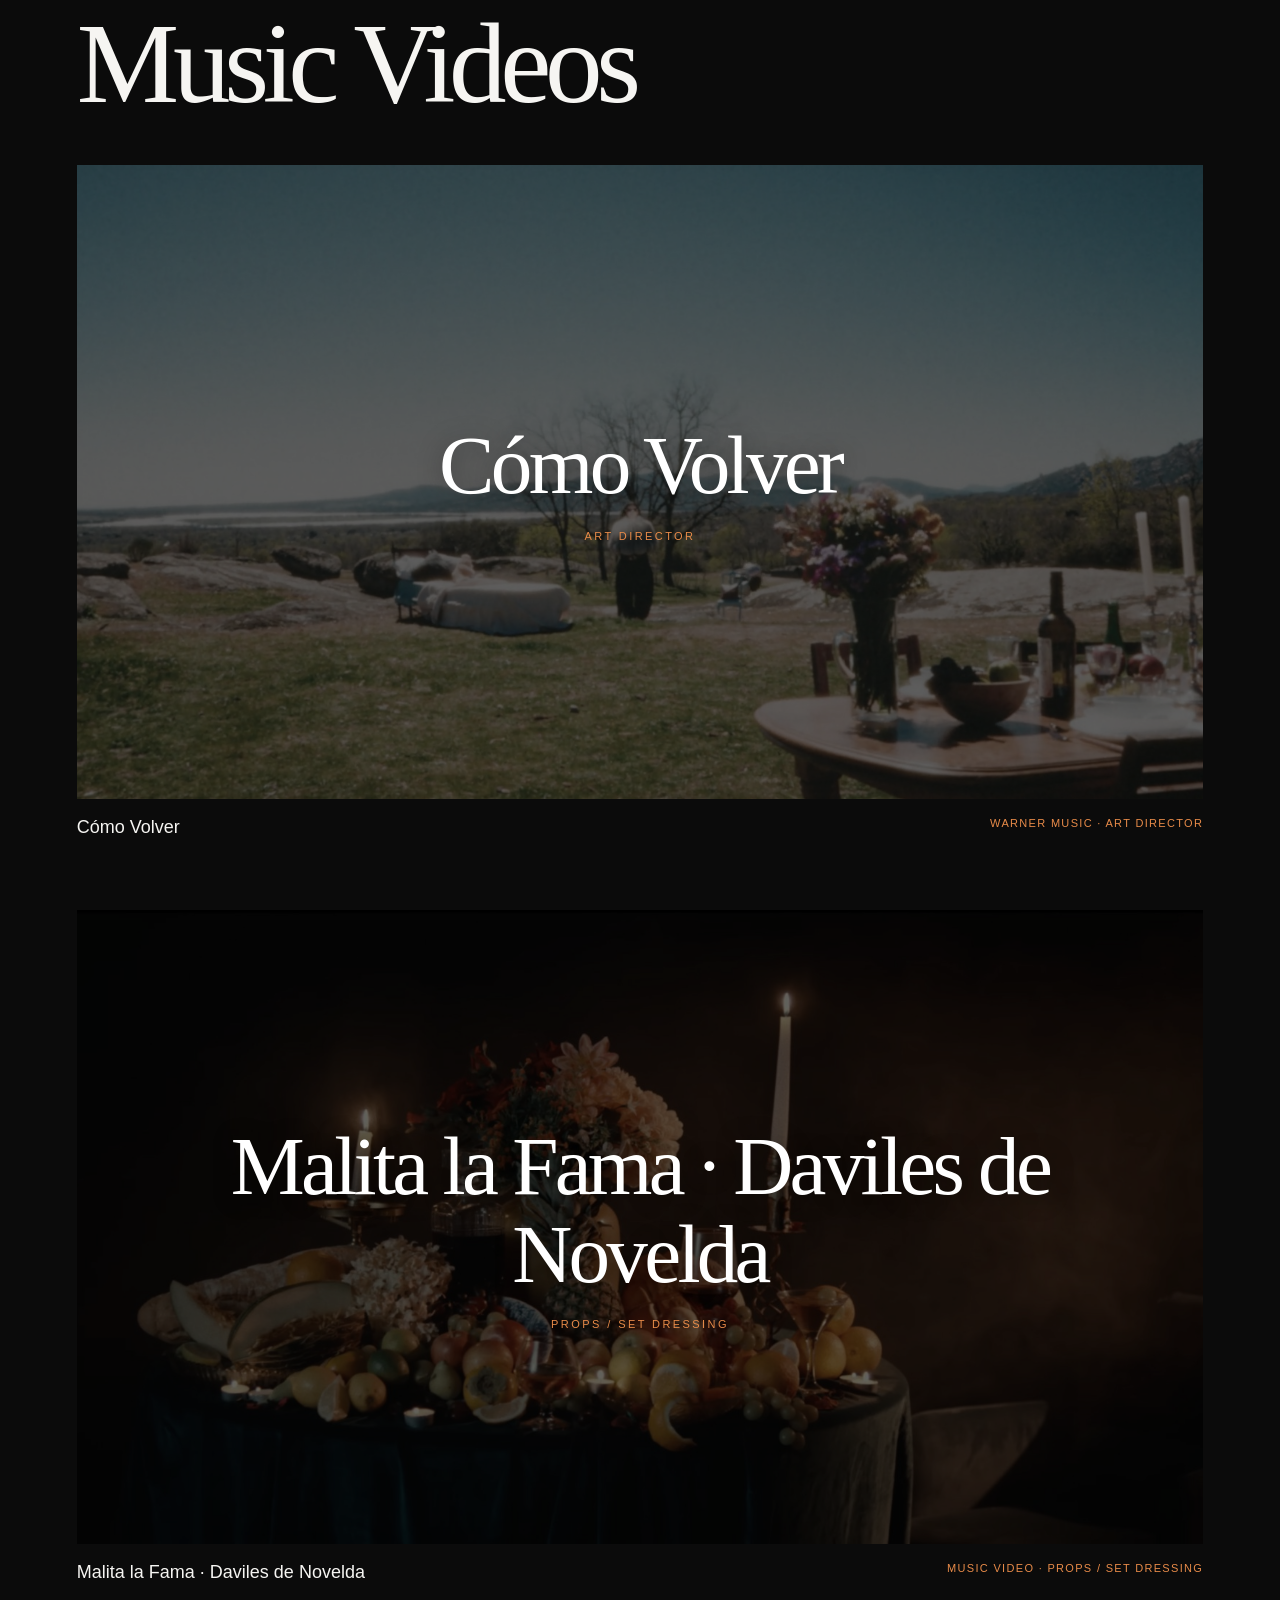
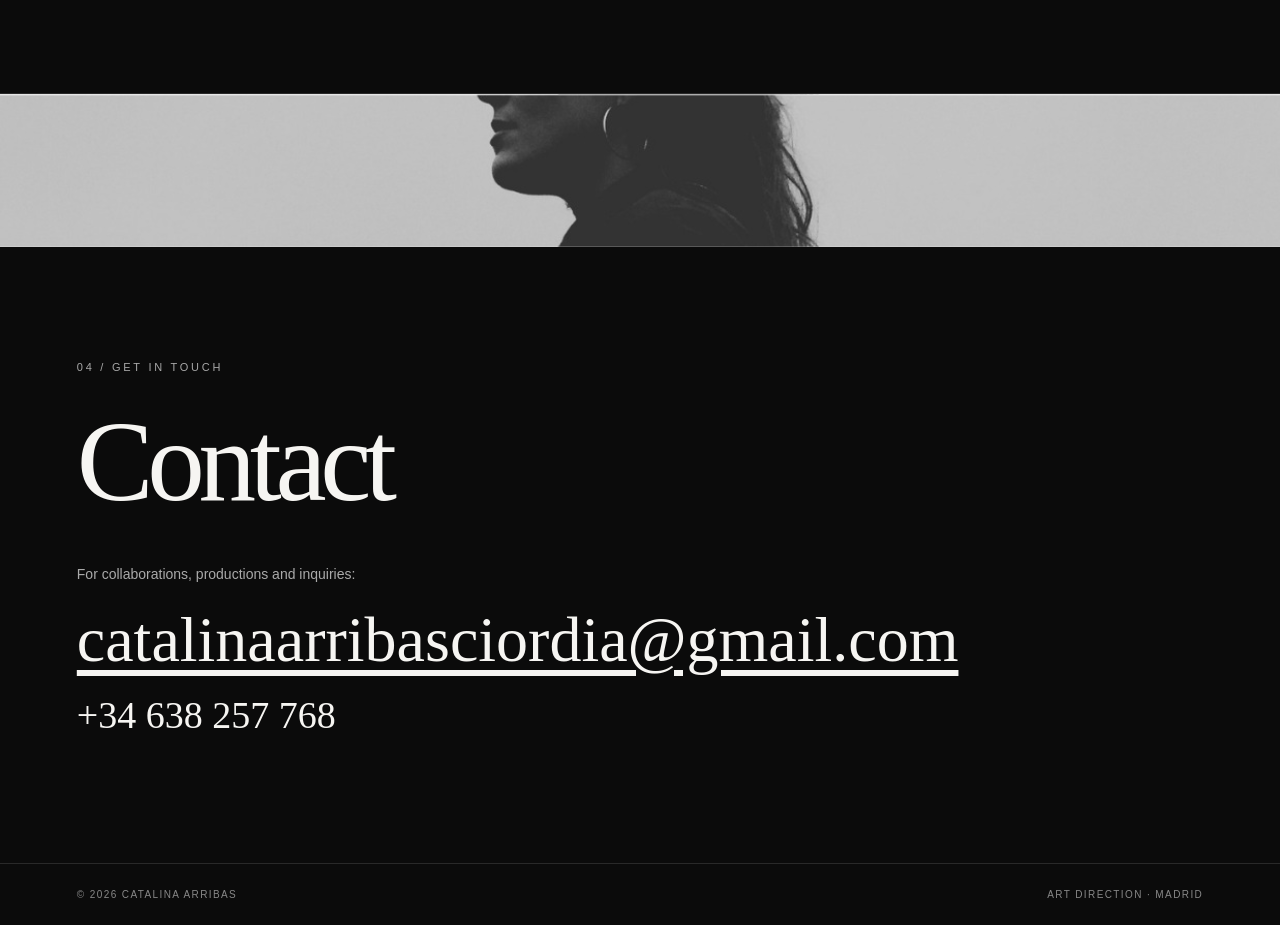
<file: index (8).html>
<!DOCTYPE html>

<html lang="en"><head><meta charset="utf-8"/><meta content="width=device-width, initial-scale=1" name="viewport"/><meta content="#0b0b0b" name="theme-color"/><meta content="Catalina Arribas — Art Direction portfolio. Advertising, Fiction and Music Videos." name="description"/><title>Catalina Arribas — Art Direction</title><style>
:root{color-scheme:dark}*{box-sizing:border-box}html{scroll-behavior:smooth}body{margin:0;background:#0b0b0b;color:#f6f5f2;font-family:Arial,Helvetica,sans-serif}a{color:inherit;text-decoration:none}header{position:absolute;z-index:3;top:0;left:0;width:100%;padding:30px 4%;display:flex;align-items:center;justify-content:space-between;gap:24px}.brand{font-size:12px;font-weight:700;letter-spacing:.16em}nav{display:flex;flex-wrap:wrap;gap:25px}nav a{font-size:11px;letter-spacing:.14em;text-transform:uppercase;transition:opacity .2s}nav a:hover{opacity:.55}.hero{min-height:100svh;position:relative;display:flex;align-items:center;justify-content:center;overflow:hidden;background:#111}.hero:before{content:"";position:absolute;inset:0;background:url('assets/cover.jpg') center center/cover no-repeat;filter:brightness(1)}.hero:after{content:"";position:absolute;inset:0;background:linear-gradient(180deg,rgba(0,0,0,.45),transparent 30%,rgba(0,0,0,.36))}.hero-content{z-index:1;text-align:center;width:100%;padding:20px}.hero h1{font-family:Georgia,'Times New Roman',serif;font-size:clamp(64px,11vw,185px);font-weight:400;letter-spacing:-.07em;line-height:.9;margin:0}.hero p{font-size:11px;letter-spacing:.38em;text-transform:uppercase;margin:30px 0 0}.scroll{position:absolute;z-index:2;bottom:32px;left:4%;font-size:10px;letter-spacing:.18em;text-transform:uppercase}section{padding:110px 6%;min-height:65vh;border-bottom:1px solid #292929}.eyebrow{font-size:11px;letter-spacing:.25em;text-transform:uppercase;color:#a8a8a8}h2{font-family:Georgia,'Times New Roman',serif;font-weight:400;font-size:clamp(55px,9vw,120px);letter-spacing:-.055em;margin:20px 0 35px}.project-card{display:block;max-width:1200px;margin-top:25px}.project-card img{display:block;width:100%;height:auto;aspect-ratio:16/9;object-fit:cover;transition:opacity .3s}.project-image{position:relative;display:block;overflow:hidden;background:#111}.project-image img{filter:brightness(.40) saturate(.72);transform:scale(1);transition:filter .65s ease,transform .8s ease}.project-card:hover .project-image img,.project-card:focus-visible .project-image img{filter:brightness(1) saturate(1);transform:scale(1.025)}.project-overlay{position:absolute;inset:0;display:flex;flex-direction:column;justify-content:center;align-items:center;text-align:center;padding:24px;pointer-events:none}.project-overlay-title{font-family:Georgia,serif;font-size:clamp(38px,6.5vw,100px);font-weight:400;letter-spacing:-.045em;line-height:1.05;text-shadow:0 2px 24px rgba(0,0,0,.35)}.project-overlay-subtitle{font-size:11px;letter-spacing:.22em;text-transform:uppercase;margin-top:20px}.project-card:focus-visible{outline:2px solid #d66b00;outline-offset:5px}@media(prefers-reduced-motion:reduce){.project-image img{transition:none}}.project-meta{display:flex;justify-content:space-between;gap:12px;flex-wrap:wrap;margin-top:18px}.project-meta strong{font-size:18px;font-weight:400}.project-meta span{font-size:11px;letter-spacing:.12em;text-transform:uppercase;color:#aaa}.project-detail{padding-top:100px}.project-detail img{display:block;width:100%;height:auto;margin-top:25px}.back-link{font-size:12px;letter-spacing:.12em;text-transform:uppercase}.placeholder{min-height:250px;border:1px solid #303030;display:flex;align-items:center;justify-content:center;text-align:center;color:#8e8e8e;font-size:12px;letter-spacing:.12em;text-transform:uppercase;padding:30px}.note{color:#aaa;max-width:600px;line-height:1.7;font-size:14px}.contact-link{font-family:Georgia,serif;font-size:clamp(25px,5vw,70px);text-decoration:underline;text-underline-offset:9px}footer{display:flex;justify-content:space-between;gap:16px;padding:25px 6%;color:#888;font-size:10px;letter-spacing:.14em;text-transform:uppercase}@media(max-width:700px){header{padding:23px 5%;align-items:flex-start;flex-direction:column;gap:20px}nav{gap:14px}nav a{font-size:10px}.hero h1{font-size:clamp(62px,15vw,105px)}.hero:before{background-position:56% center}section{padding:85px 6%;min-height:50vh}footer{flex-direction:column}}

.project-stack{display:grid;gap:72px}.project-card{margin-top:0}.project-overlay-title{color:#fff}
.project-tag{position:absolute;top:22px;right:22px;font-size:10px;letter-spacing:.18em;
padding:9px 12px;border:1px solid rgba(255,255,255,.65);color:#fff}
.project-detail{scroll-margin-top:20px}.detail-head{margin-bottom:40px}.detail-kicker{
font-size:11px;letter-spacing:.2em;text-transform:uppercase;color:#aaa}
.detail-role{color:#bdbdbd;font-size:13px;letter-spacing:.04em;line-height:1.8}
.gallery{display:grid;grid-template-columns:repeat(2,minmax(0,1fr));gap:16px}
.gallery img{margin:0;width:100%;height:100%;object-fit:cover}
.gallery figure{margin:0;overflow:hidden;background:#171717}
.gallery figure:first-child{grid-column:1/-1}
.gallery figure:first-child img{max-height:850px;object-fit:contain}
.gallery figure:not(:first-child) img{aspect-ratio:16/10}
.gallery figcaption{font-size:10px;letter-spacing:.12em;color:#999;padding:10px 0 4px}
.detail-note{font-size:13px;color:#aaa;line-height:1.7;max-width:700px;margin:0 0 30px}
@media(max-width:700px){.project-stack{gap:44px}.gallery{grid-template-columns:1fr}
.gallery figure:first-child{grid-column:auto}.project-tag{top:12px;right:12px;font-size:9px}
.project-overlay-title{font-size:clamp(28px,7vw,56px)}}

.project-meta span,.detail-kicker,.detail-role,.project-overlay-subtitle{color:#e88b49}.project-tag{color:#f2a064;border-color:#e88b49}

/* About and editorial separators */
#about{position:relative;min-height:100vh;display:grid;grid-template-columns:1fr 1fr;gap:6vw;align-items:center;background:#161616 url('assets/about-me.png') center/cover no-repeat;padding:120px 6%;isolation:isolate}#about:before{content:'';position:absolute;inset:0;background:linear-gradient(90deg,rgba(0,0,0,.66),rgba(0,0,0,.72));z-index:-1}.about-title{font-family:Georgia,serif;font-weight:400;font-size:clamp(56px,7vw,115px);line-height:.98;letter-spacing:-.055em;margin:32px 0}.about-copy{font-size:clamp(15px,1.35vw,20px);line-height:1.75;max-width:660px}.about-columns{display:grid;grid-template-columns:1fr 1fr;gap:22px;margin-top:38px}.about-columns h3{font-size:11px;letter-spacing:.18em;text-transform:uppercase;color:#d68a40}.about-columns p{font-size:14px;line-height:1.8}.section-banner{height:clamp(105px,12vw,190px);width:100%;background-position:center;background-size:cover;border:0;padding:0;min-height:0}.section-banner.advertising{background-image:url('assets/banner-advertising.jpg')}.section-banner.fiction{background-image:url('assets/banner-fiction.jpg')}.section-banner.music{background-image:url('assets/banner-music-videos.jpg')}.section-banner.contact{background-image:url('assets/banner-contact.jpg')}#contact .contact-phone{font-size:clamp(21px,3vw,38px);font-family:Georgia,serif} @media(max-width:700px){#about{grid-template-columns:1fr;gap:12px;padding:110px 6% 75px;min-height:85vh}.about-title{font-size:clamp(55px,12vw,85px)}.about-copy{font-size:15px}.section-banner{height:110px}}
 .hero-name{position:relative;color:#e87900;font-family:Georgia,serif;font-weight:400;font-size:clamp(76px,13vw,210px);line-height:.76;letter-spacing:-.075em;text-align:center;text-transform:none;text-shadow:0 1px 8px rgba(0,0,0,.1)}@media(max-width:700px){.hero-name{font-size:clamp(70px,17vw,135px)}} 
/* Project pages: only covers on home; details open as separate views */
.project-detail{display:none}
.project-detail:target{display:block;min-height:100vh;padding-top:130px}
body:has(.project-detail:target) main > :not(.project-detail){display:none}
body:has(.project-detail:target) .project-detail:not(:target){display:none}
.project-image-placeholder{width:100%;height:100%;min-height:300px;display:grid;place-items:center;background:#222;color:#aaa;letter-spacing:.15em;text-transform:uppercase;font-size:12px}
</style></head><body><header><a class="brand" href="#home">CATALINA ARRIBAS</a><nav aria-label="Main navigation"><a href="#about">About Me</a><a href="advertising.html">Advertising</a><a href="fiction.html">Fiction</a><a href="music-videos.html">Music Videos</a><a href="#contact">Contact</a></nav></header><main><section aria-label="Catalina Arribas, Art Direction" class="hero" id="home"><div class="hero-content"></div><a class="scroll" href="#about">Scroll to explore ↓</a></section><section id="about"><div><span class="eyebrow">Behind the frame / About me</span><h2 class="about-title">Designing the<br/>feeling of a<br/>place.</h2></div><div class="about-copy"><p>My work sits at the intersection of image-making and storytelling. I aim to bring a painter’s eye for colour and composition to the practical language of the art department.</p><p>Based in Madrid, Spain. Available for productions, agency collaborations and independent projects.</p><div class="about-columns"><div><h3>Training</h3><p>BA in Fine Arts<br/>MA in Production Design</p></div><div><h3>Experience</h3><p>Advertising<br/>Fiction<br/>Music Videos</p></div></div></div></section><div aria-hidden="true" class="section-banner advertising"></div><section id="advertising"><span class="eyebrow">01 / Selected work</span><h2>Advertising</h2><div class="project-stack"><a aria-label="View NIVEA x Real Madrid project" class="project-card" href="advertising.html#nivea-real-madrid"><div class="project-image"><img alt="NIVEA x Real Madrid project cover" loading="lazy" src="assets/nivea-real-madrid.jpg"/><div class="project-overlay"><strong class="project-overlay-title">NIVEA x Real Madrid</strong><span class="project-overlay-subtitle">Art Assistant · 2026</span></div><span class="project-tag">COMING SOON</span></div><div class="project-meta"><strong>NIVEA x Real Madrid</strong><span>Art Assistant · 2026</span></div></a><a aria-label="View OralB Refills project" class="project-card" href="advertising.html#oralb-refills"><div class="project-image"><img alt="OralB Refills project cover" loading="lazy" src="assets/oralb-01.jpg"/><div class="project-overlay"><strong class="project-overlay-title">OralB Refills</strong><span class="project-overlay-subtitle">Art Assistant</span></div></div><div class="project-meta"><strong>OralB Refills</strong><span>Art Assistant</span></div></a><a aria-label="View Esto no es IA project" class="project-card" href="advertising.html#esto-no-es-ia"><div class="project-image"><img alt="Esto no es IA project cover" loading="lazy" src="assets/icm-01.jpg"/><div class="project-overlay"><strong class="project-overlay-title">Esto no es IA</strong><span class="project-overlay-subtitle">Art Department</span></div></div><div class="project-meta"><strong>Esto no es IA</strong><span>Art Department</span></div></a></div></section><div aria-hidden="true" class="section-banner fiction"></div><section id="fiction"><span class="eyebrow">02 / Selected work</span><h2>Fiction</h2><div class="project-stack"><a aria-label="View ¿Quién mató al jefe en Navidad? project" class="project-card" href="fiction.html#quien-mato-al-jefe"><div class="project-image"><img alt="¿Quién mató al jefe en Navidad? film cover" loading="lazy" src="assets/fiction-jefe-01.jpg"/><div class="project-overlay"><strong class="project-overlay-title">¿Quién mató al jefe en Navidad?</strong><span class="project-overlay-subtitle">Art Director · Feature Film</span></div><span class="project-tag">COMING SOON · CHRISTMAS 2026</span></div><div class="project-meta"><strong>¿Quién mató al jefe en Navidad?</strong><span>Art Director · Coming Soon</span></div></a><a aria-label="View Digna project" class="project-card" href="fiction.html#digna"><div class="project-image"><img alt="Digna film cover" loading="lazy" src="assets/digna-01.jpg"/><div class="project-overlay"><strong class="project-overlay-title">Digna</strong><span class="project-overlay-subtitle">Co-Art Director</span></div></div><div class="project-meta"><strong>Digna</strong><span>Co-Art Director</span></div></a><a aria-label="View Presentes project" class="project-card" href="fiction.html#presentes"><div class="project-image"><div class="project-image-placeholder">Project imagery coming soon</div><div class="project-overlay"><strong class="project-overlay-title">Presentes</strong><span class="project-overlay-subtitle">Fiction</span></div></div><div class="project-meta"><strong>Presentes</strong><span>Fiction</span></div></a><a aria-label="View ¿Sigues ahí? project" class="project-card" href="fiction.html#sigues-ahi"><div class="project-image"><img alt="¿Sigues ahí? film cover" loading="lazy" src="assets/sigues-ahi-01.jpg"/><div class="project-overlay"><strong class="project-overlay-title">¿Sigues ahí?</strong><span class="project-overlay-subtitle">Art Department Assistant</span></div></div><div class="project-meta"><strong>¿Sigues ahí?</strong><span>Art Department Assistant</span></div></a></div></section><div aria-hidden="true" class="section-banner music"></div><section id="music-videos"><span class="eyebrow">03 / Selected work</span><h2>Music Videos</h2><div class="project-stack"><a class="project-card" href="music-videos.html#como-volver"><div class="project-image"><img alt="Cómo Volver cover" loading="lazy" src="assets/como-volver-01.jpg"/><div class="project-overlay"><strong class="project-overlay-title">Cómo Volver</strong><span class="project-overlay-subtitle">Art Director</span></div></div><div class="project-meta"><strong>Cómo Volver</strong><span>Warner Music · Art Director</span></div></a><a class="project-card" href="music-videos.html#malita-la-fama"><div class="project-image"><img alt="Malita la Fama · Daviles de Novelda cover" loading="lazy" src="assets/malita-la-fama-01.jpg"/><div class="project-overlay"><strong class="project-overlay-title">Malita la Fama · Daviles de Novelda</strong><span class="project-overlay-subtitle">Props / Set Dressing</span></div></div><div class="project-meta"><strong>Malita la Fama · Daviles de Novelda</strong><span>Music Video · Props / Set Dressing</span></div></a></div></section><div aria-hidden="true" class="section-banner contact"></div><section id="contact"><span class="eyebrow">04 / Get in touch</span><h2>Contact</h2><p class="note">For collaborations, productions and inquiries:</p><p><a class="contact-link" href="mailto:catalinaarribasciordia@gmail.com">catalinaarribasciordia@gmail.com</a></p><p><a class="contact-phone" href="tel:+34638257768">+34 638 257 768</a></p></section></main><footer><span>© 2026 Catalina Arribas</span><span>Art Direction · Madrid</span></footer></body></html>
</file>
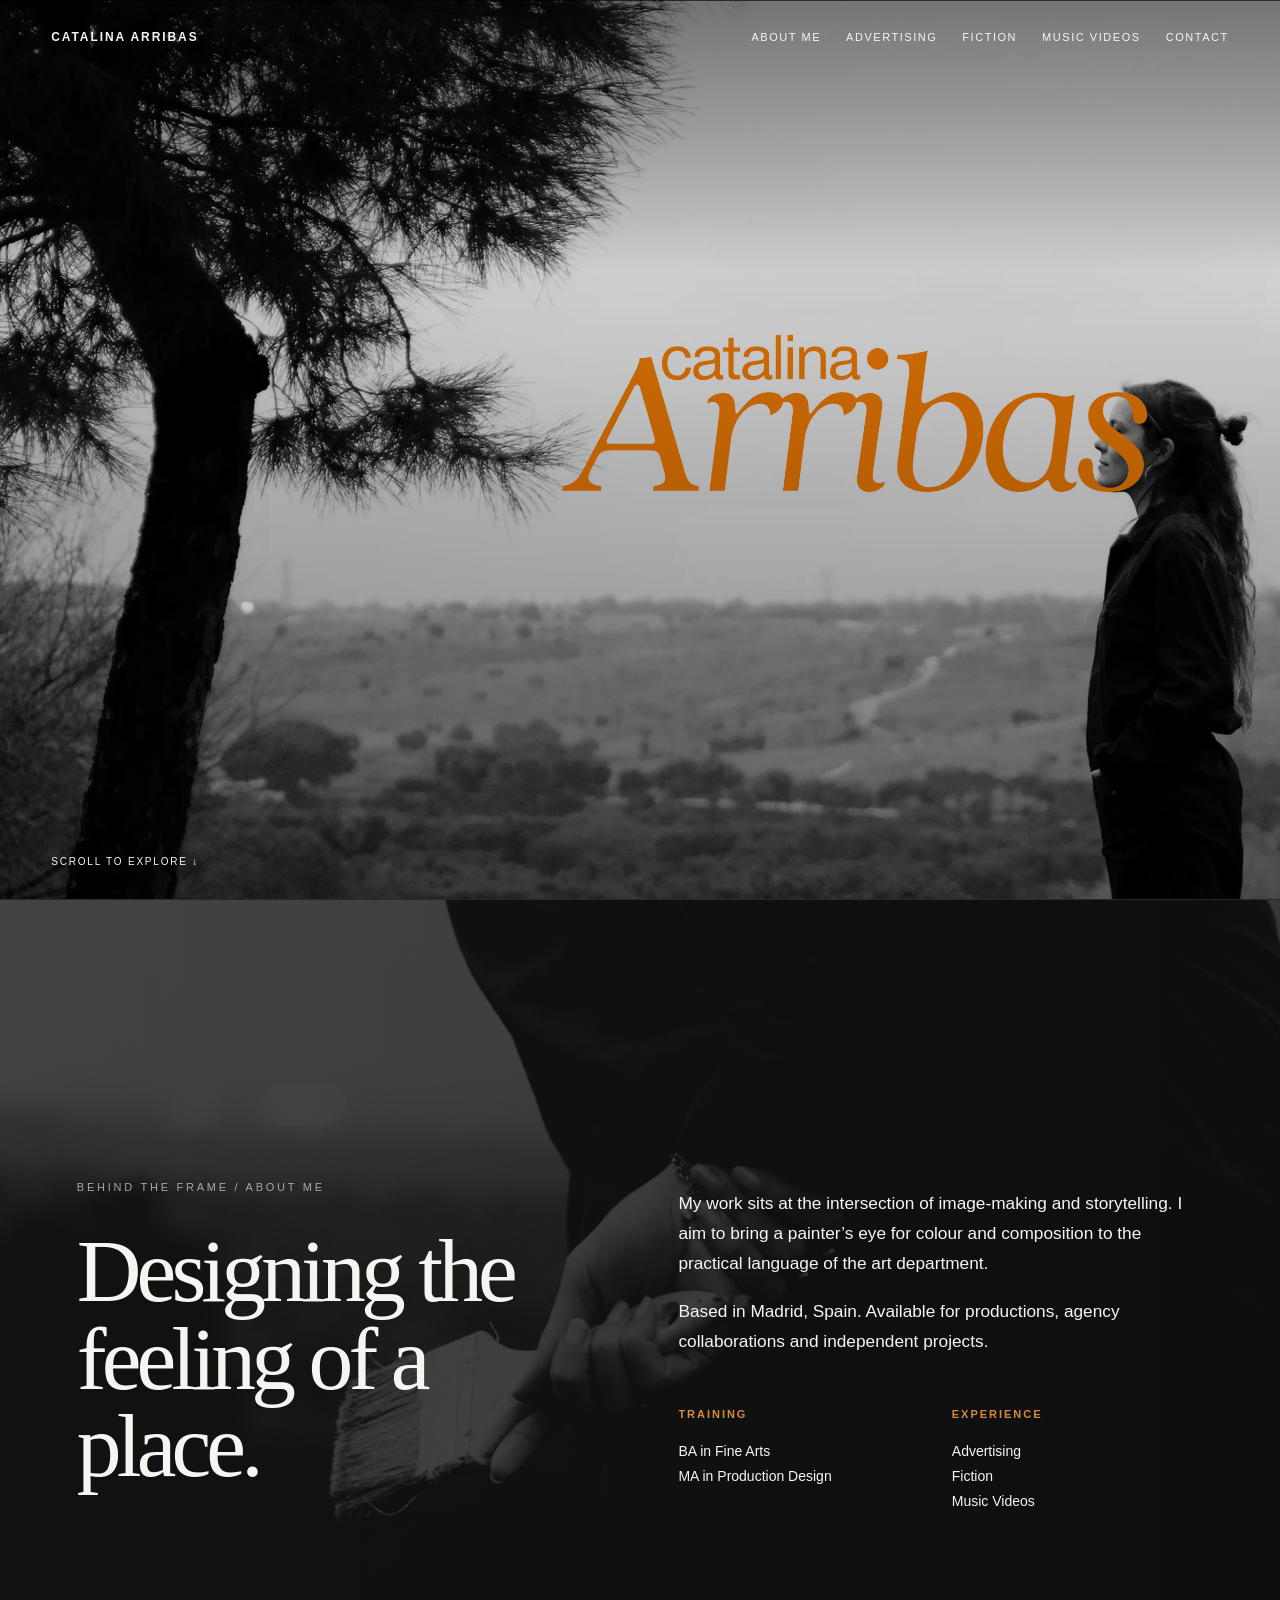
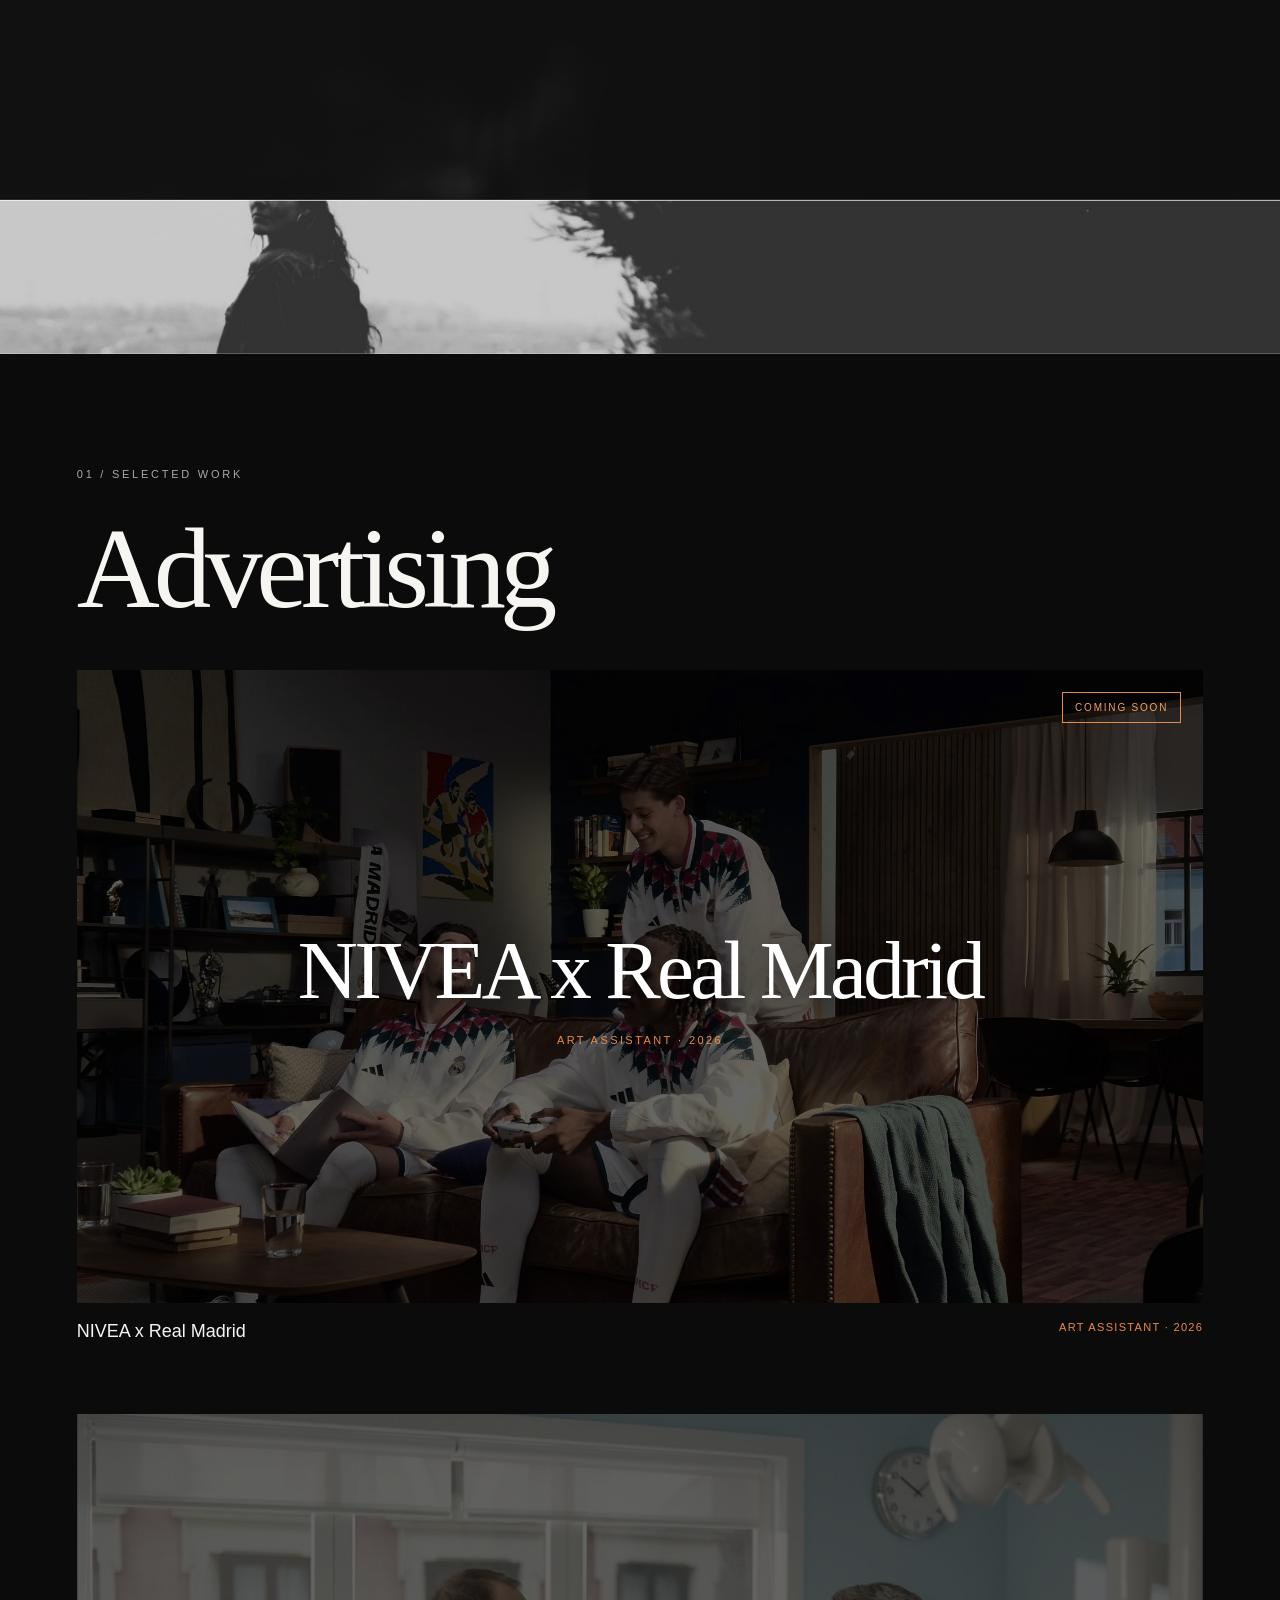
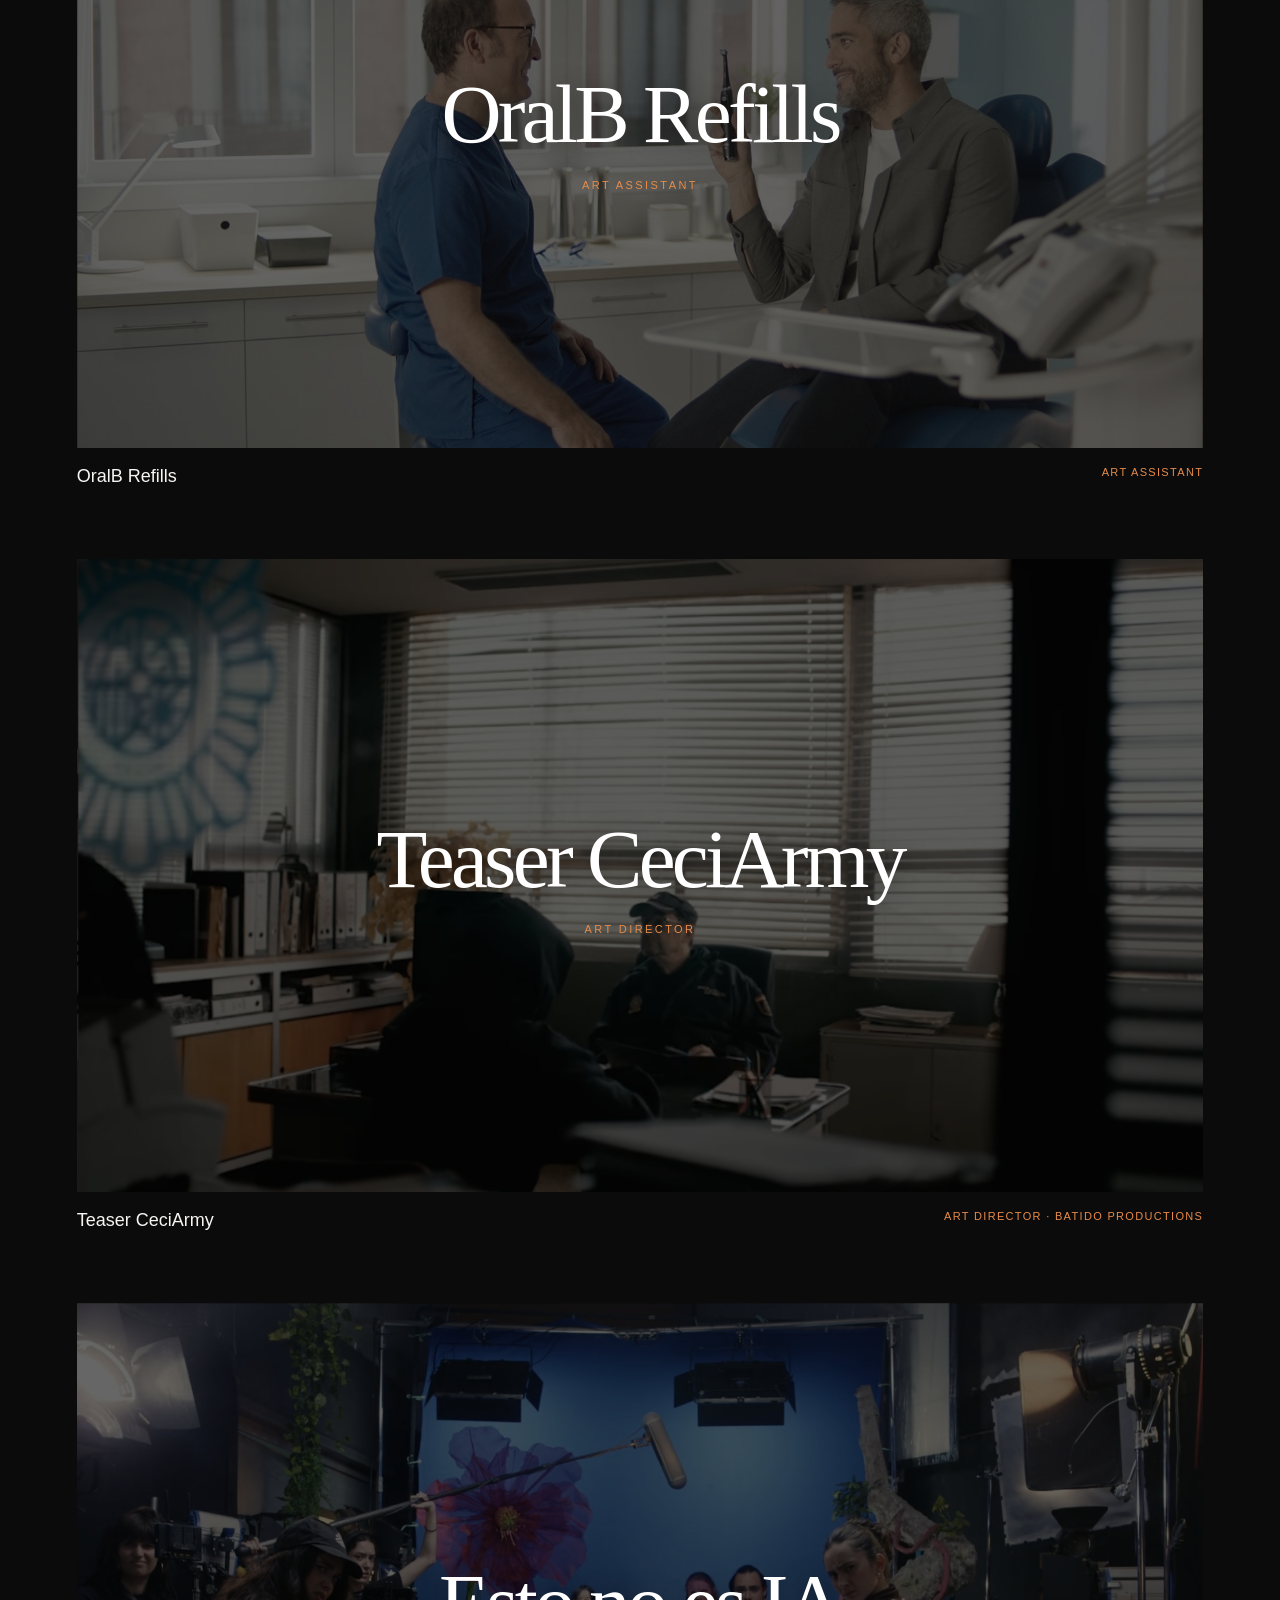
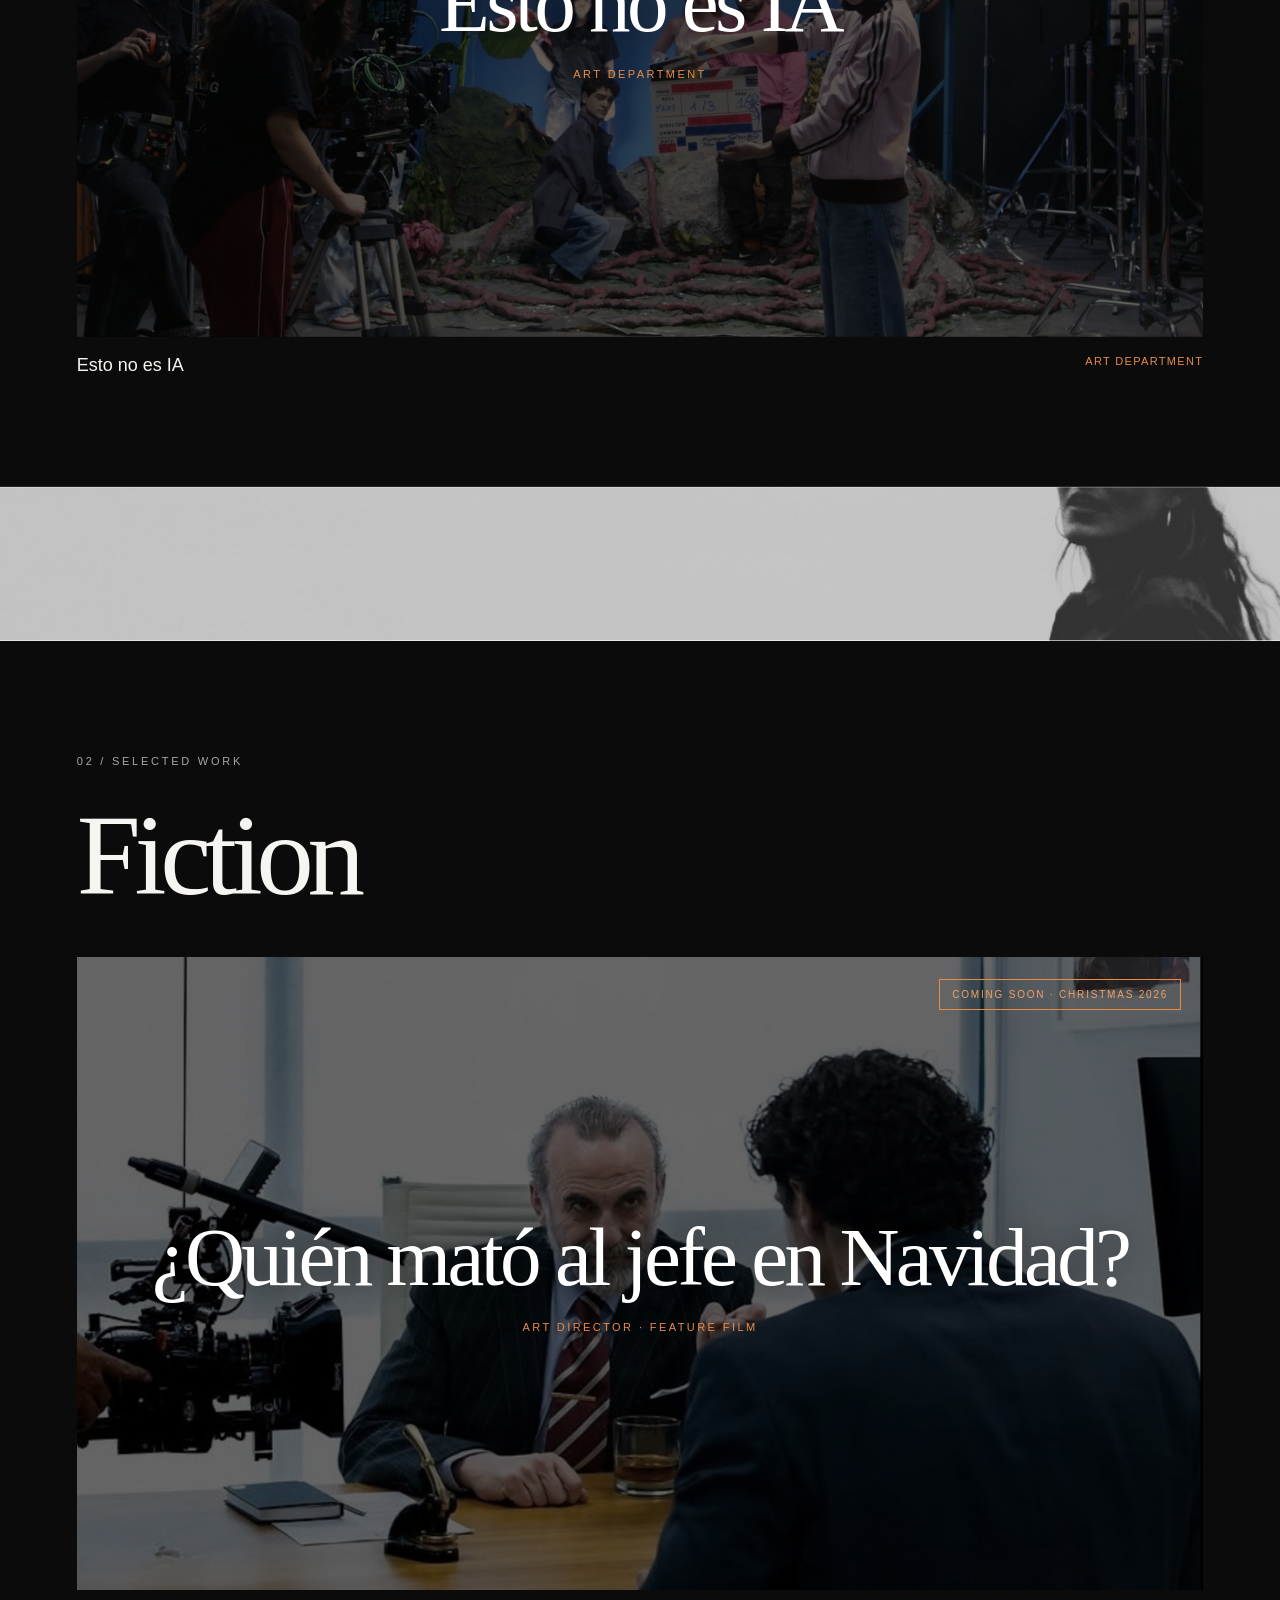
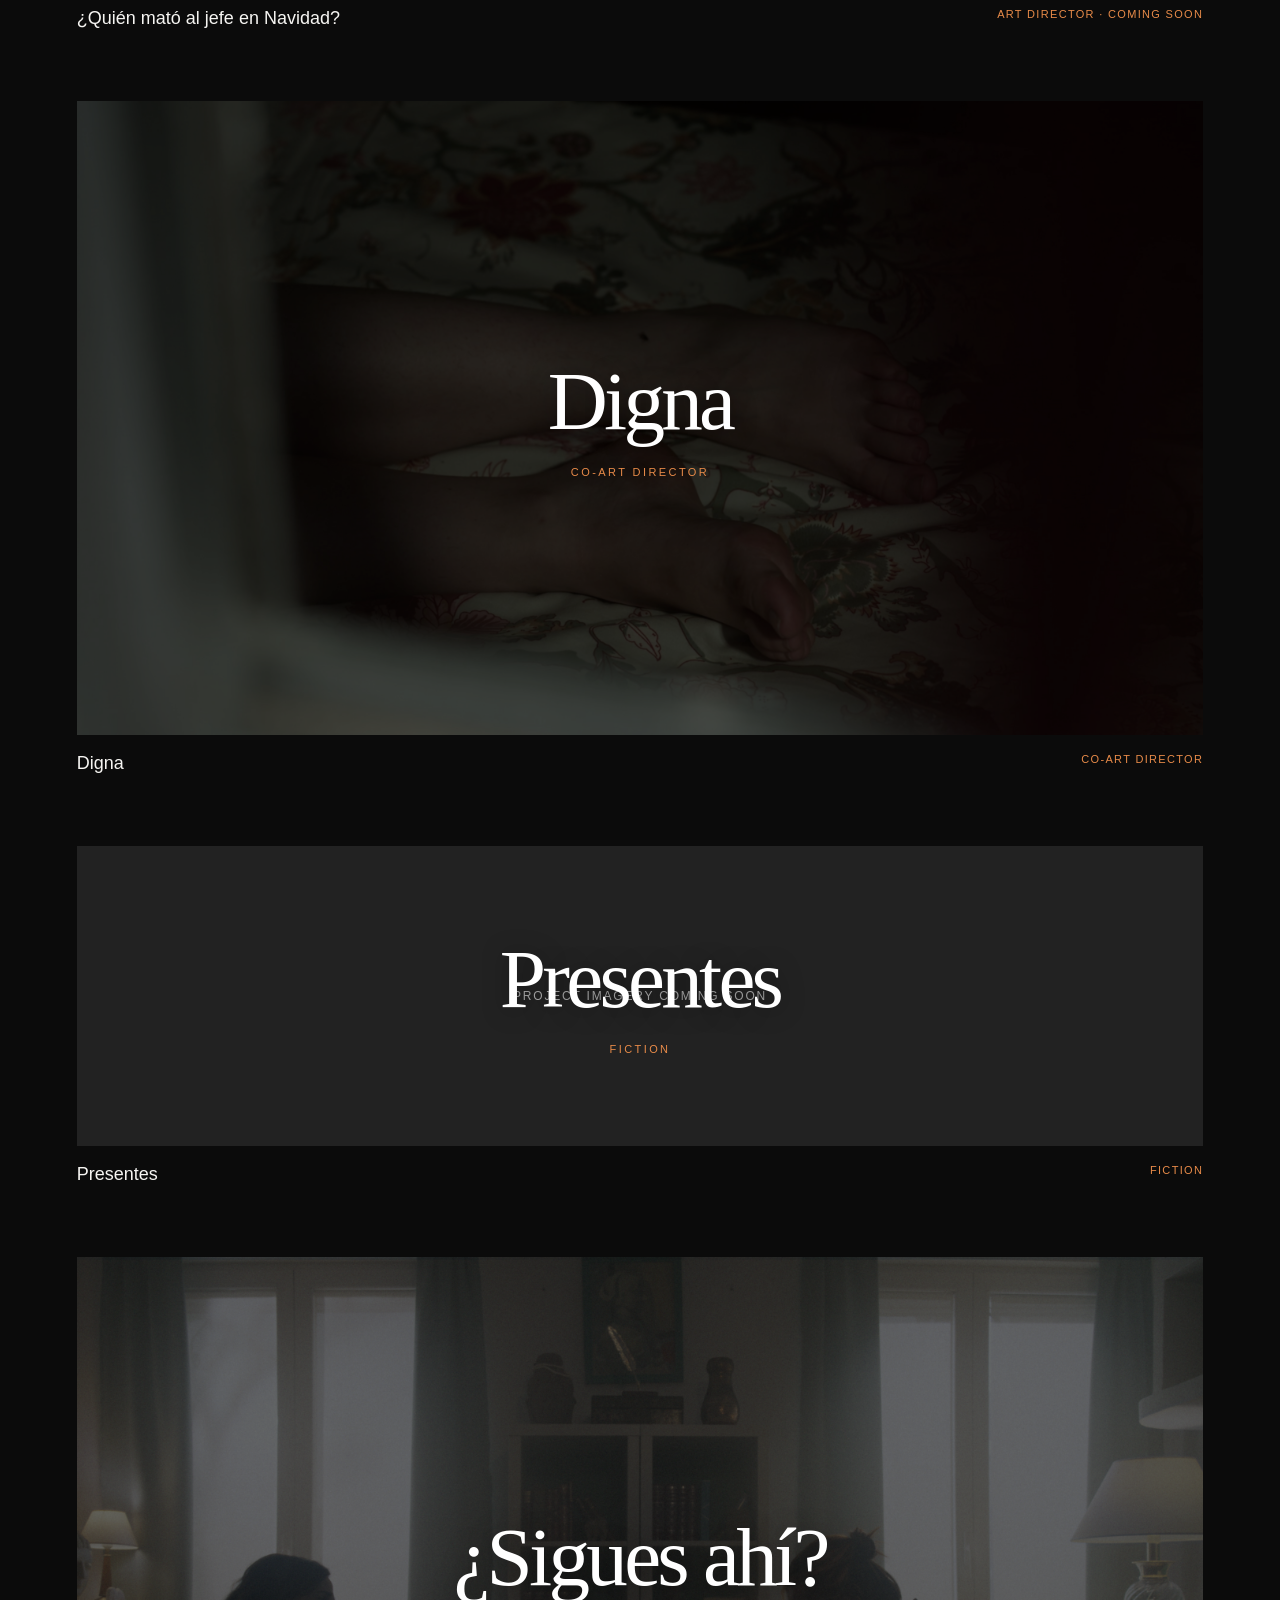
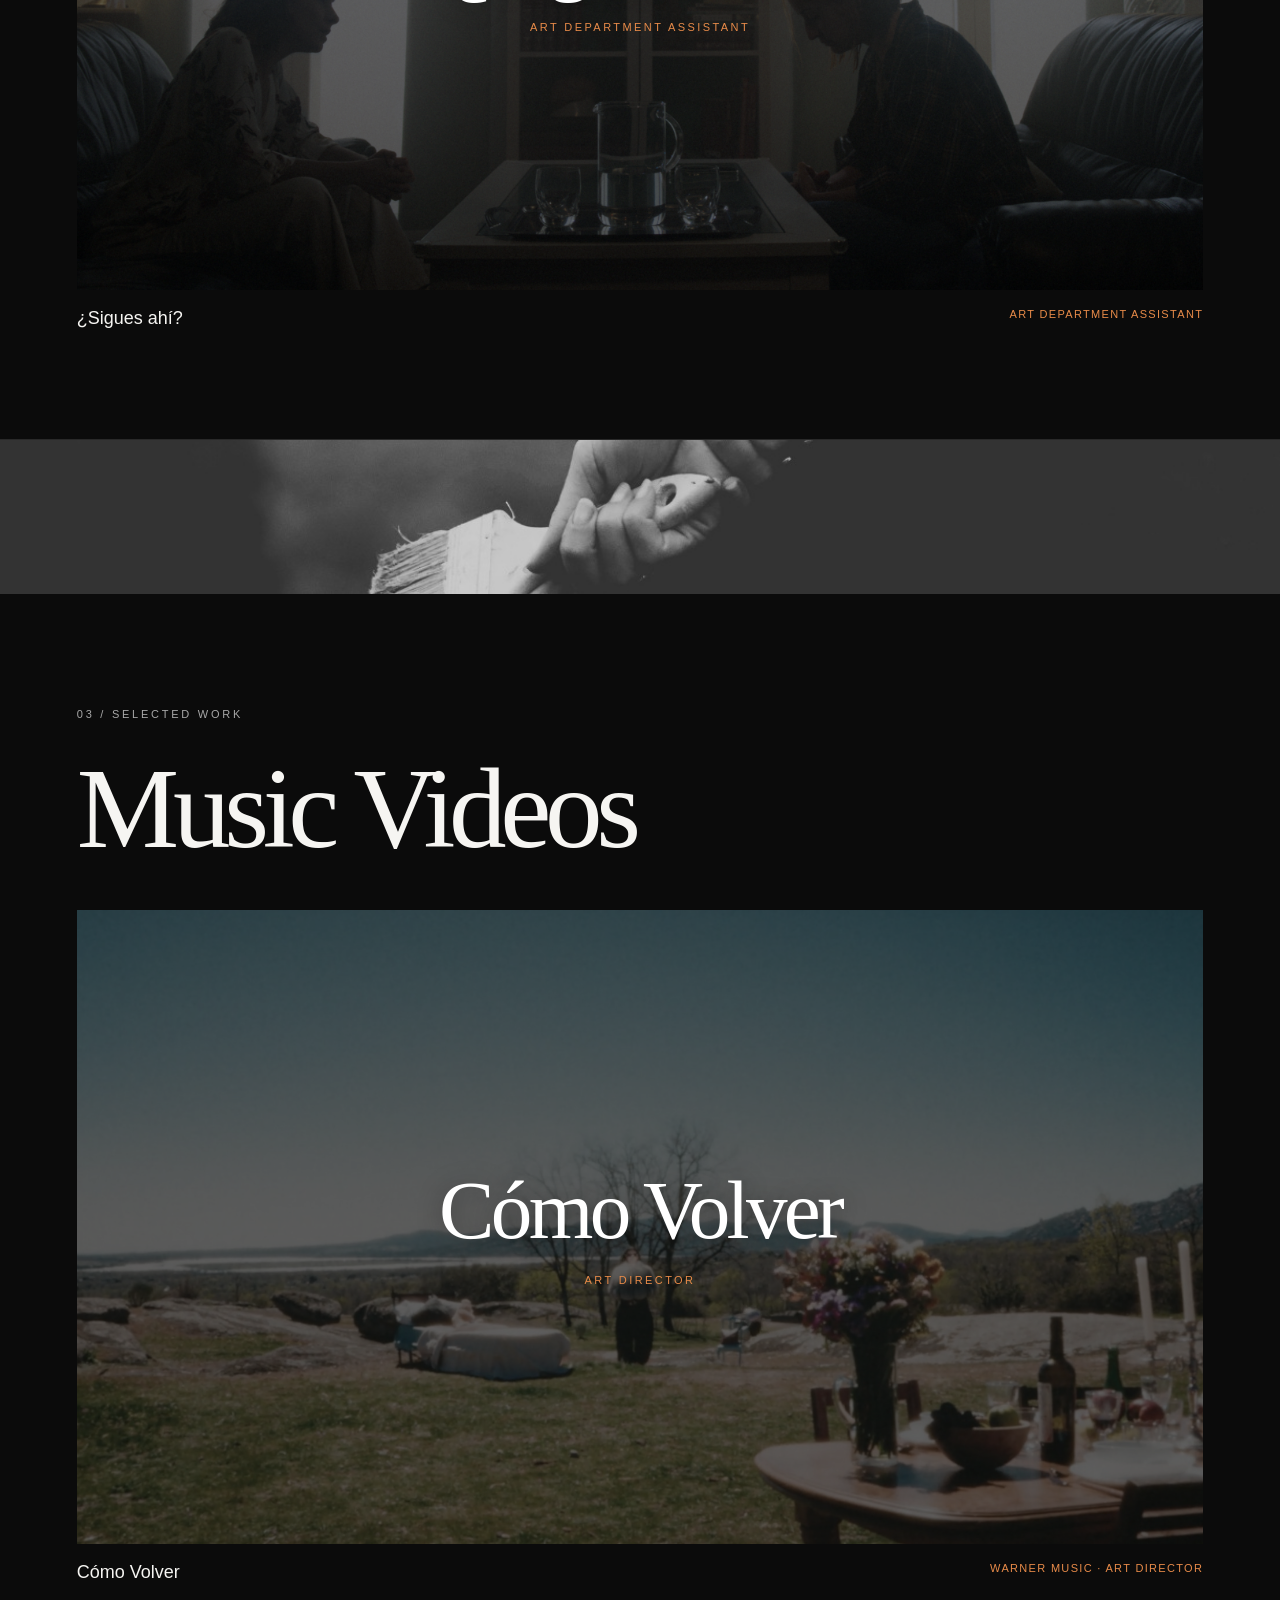
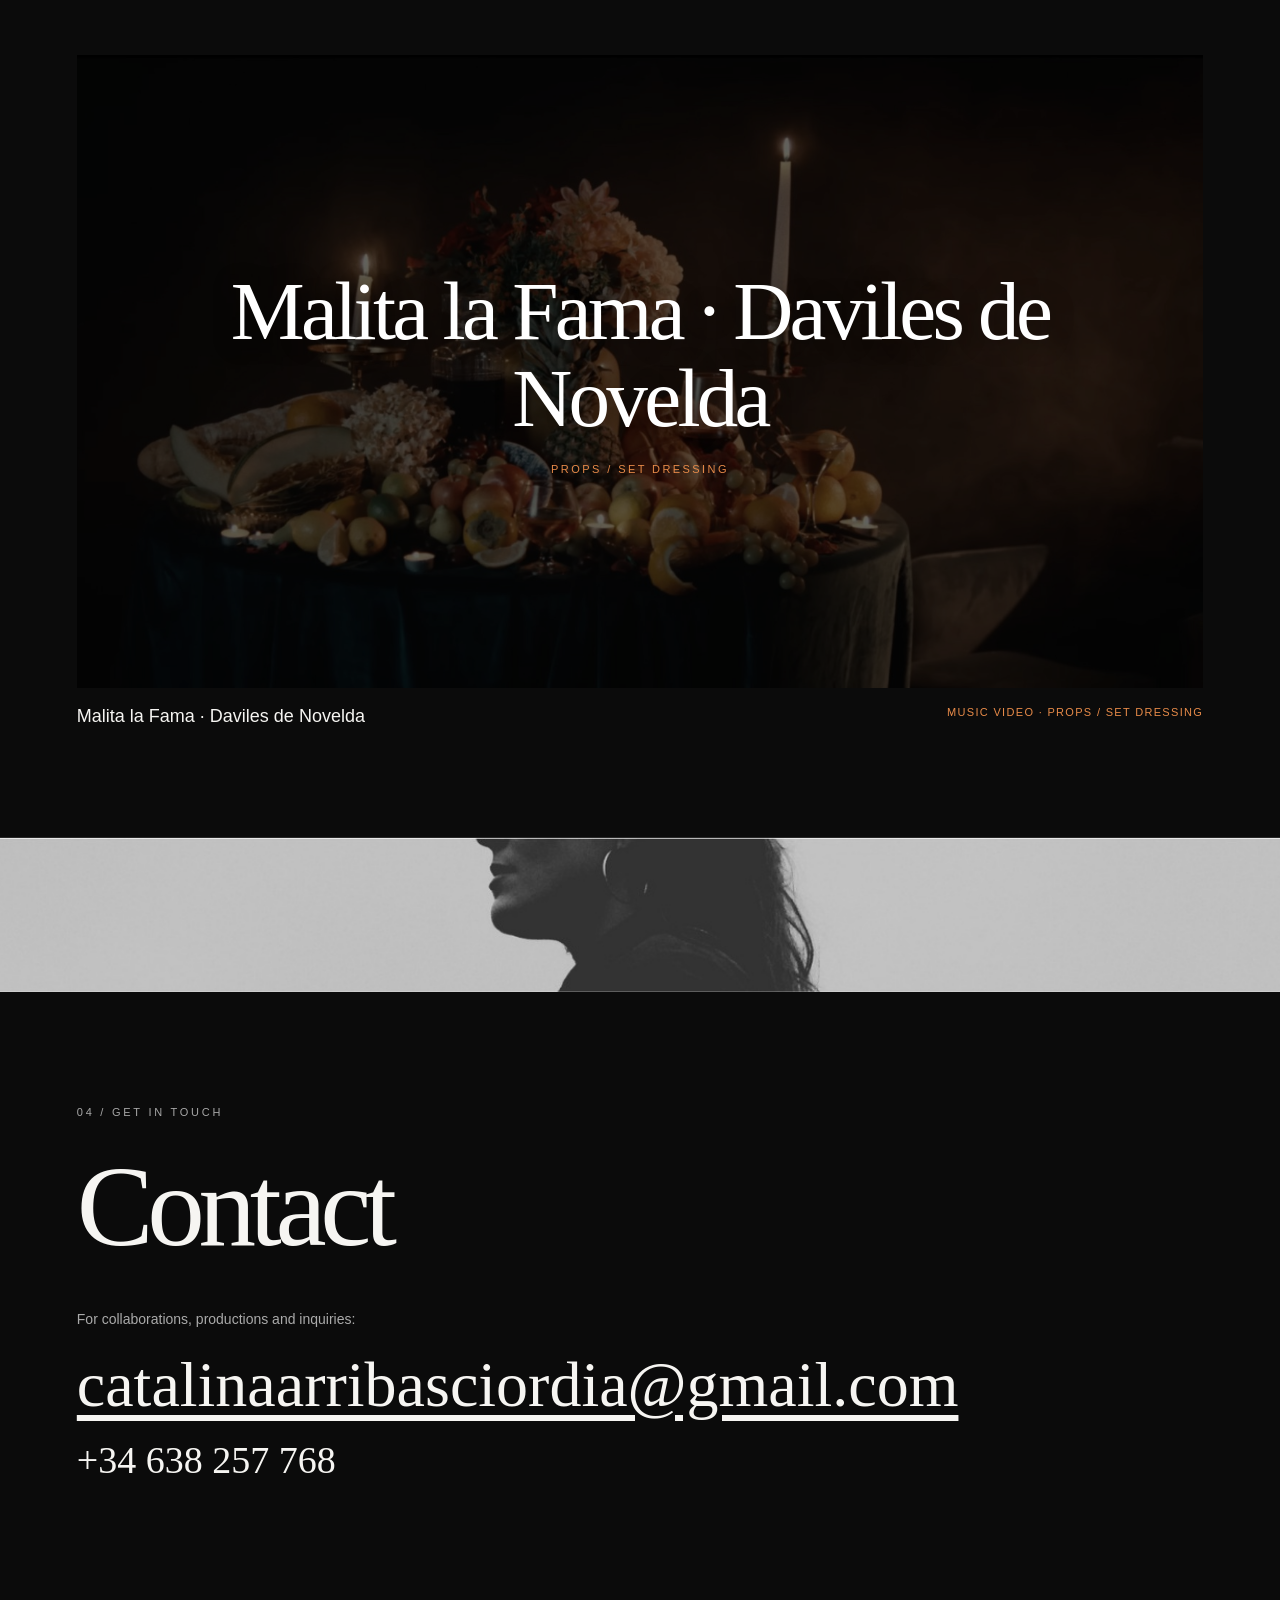
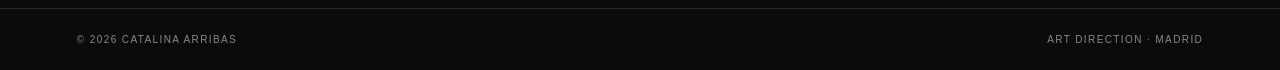
<file: index (9).html>
<!DOCTYPE html>

<html lang="en"><head><meta charset="utf-8"/><meta content="width=device-width, initial-scale=1" name="viewport"/><meta content="#0b0b0b" name="theme-color"/><meta content="Catalina Arribas — Art Direction portfolio. Advertising, Fiction and Music Videos." name="description"/><title>Catalina Arribas — Art Direction</title><style>
:root{color-scheme:dark}*{box-sizing:border-box}html{scroll-behavior:smooth}body{margin:0;background:#0b0b0b;color:#f6f5f2;font-family:Arial,Helvetica,sans-serif}a{color:inherit;text-decoration:none}header{position:absolute;z-index:3;top:0;left:0;width:100%;padding:30px 4%;display:flex;align-items:center;justify-content:space-between;gap:24px}.brand{font-size:12px;font-weight:700;letter-spacing:.16em}nav{display:flex;flex-wrap:wrap;gap:25px}nav a{font-size:11px;letter-spacing:.14em;text-transform:uppercase;transition:opacity .2s}nav a:hover{opacity:.55}.hero{min-height:100svh;position:relative;display:flex;align-items:center;justify-content:center;overflow:hidden;background:#111}.hero:before{content:"";position:absolute;inset:0;background:url('assets/cover.jpg') center center/cover no-repeat;filter:brightness(1)}.hero:after{content:"";position:absolute;inset:0;background:linear-gradient(180deg,rgba(0,0,0,.45),transparent 30%,rgba(0,0,0,.36))}.hero-content{z-index:1;text-align:center;width:100%;padding:20px}.hero h1{font-family:Georgia,'Times New Roman',serif;font-size:clamp(64px,11vw,185px);font-weight:400;letter-spacing:-.07em;line-height:.9;margin:0}.hero p{font-size:11px;letter-spacing:.38em;text-transform:uppercase;margin:30px 0 0}.scroll{position:absolute;z-index:2;bottom:32px;left:4%;font-size:10px;letter-spacing:.18em;text-transform:uppercase}section{padding:110px 6%;min-height:65vh;border-bottom:1px solid #292929}.eyebrow{font-size:11px;letter-spacing:.25em;text-transform:uppercase;color:#a8a8a8}h2{font-family:Georgia,'Times New Roman',serif;font-weight:400;font-size:clamp(55px,9vw,120px);letter-spacing:-.055em;margin:20px 0 35px}.project-card{display:block;max-width:1200px;margin-top:25px}.project-card img{display:block;width:100%;height:auto;aspect-ratio:16/9;object-fit:cover;transition:opacity .3s}.project-image{position:relative;display:block;overflow:hidden;background:#111}.project-image img{filter:brightness(.40) saturate(.72);transform:scale(1);transition:filter .65s ease,transform .8s ease}.project-card:hover .project-image img,.project-card:focus-visible .project-image img{filter:brightness(1) saturate(1);transform:scale(1.025)}.project-overlay{position:absolute;inset:0;display:flex;flex-direction:column;justify-content:center;align-items:center;text-align:center;padding:24px;pointer-events:none}.project-overlay-title{font-family:Georgia,serif;font-size:clamp(38px,6.5vw,100px);font-weight:400;letter-spacing:-.045em;line-height:1.05;text-shadow:0 2px 24px rgba(0,0,0,.35)}.project-overlay-subtitle{font-size:11px;letter-spacing:.22em;text-transform:uppercase;margin-top:20px}.project-card:focus-visible{outline:2px solid #d66b00;outline-offset:5px}@media(prefers-reduced-motion:reduce){.project-image img{transition:none}}.project-meta{display:flex;justify-content:space-between;gap:12px;flex-wrap:wrap;margin-top:18px}.project-meta strong{font-size:18px;font-weight:400}.project-meta span{font-size:11px;letter-spacing:.12em;text-transform:uppercase;color:#aaa}.project-detail{padding-top:100px}.project-detail img{display:block;width:100%;height:auto;margin-top:25px}.back-link{font-size:12px;letter-spacing:.12em;text-transform:uppercase}.placeholder{min-height:250px;border:1px solid #303030;display:flex;align-items:center;justify-content:center;text-align:center;color:#8e8e8e;font-size:12px;letter-spacing:.12em;text-transform:uppercase;padding:30px}.note{color:#aaa;max-width:600px;line-height:1.7;font-size:14px}.contact-link{font-family:Georgia,serif;font-size:clamp(25px,5vw,70px);text-decoration:underline;text-underline-offset:9px}footer{display:flex;justify-content:space-between;gap:16px;padding:25px 6%;color:#888;font-size:10px;letter-spacing:.14em;text-transform:uppercase}@media(max-width:700px){header{padding:23px 5%;align-items:flex-start;flex-direction:column;gap:20px}nav{gap:14px}nav a{font-size:10px}.hero h1{font-size:clamp(62px,15vw,105px)}.hero:before{background-position:56% center}section{padding:85px 6%;min-height:50vh}footer{flex-direction:column}}

.project-stack{display:grid;gap:72px}.project-card{margin-top:0}.project-overlay-title{color:#fff}
.project-tag{position:absolute;top:22px;right:22px;font-size:10px;letter-spacing:.18em;
padding:9px 12px;border:1px solid rgba(255,255,255,.65);color:#fff}
.project-detail{scroll-margin-top:20px}.detail-head{margin-bottom:40px}.detail-kicker{
font-size:11px;letter-spacing:.2em;text-transform:uppercase;color:#aaa}
.detail-role{color:#bdbdbd;font-size:13px;letter-spacing:.04em;line-height:1.8}
.gallery{display:grid;grid-template-columns:repeat(2,minmax(0,1fr));gap:16px}
.gallery img{margin:0;width:100%;height:100%;object-fit:cover}
.gallery figure{margin:0;overflow:hidden;background:#171717}
.gallery figure:first-child{grid-column:1/-1}
.gallery figure:first-child img{max-height:850px;object-fit:contain}
.gallery figure:not(:first-child) img{aspect-ratio:16/10}
.gallery figcaption{font-size:10px;letter-spacing:.12em;color:#999;padding:10px 0 4px}
.detail-note{font-size:13px;color:#aaa;line-height:1.7;max-width:700px;margin:0 0 30px}
@media(max-width:700px){.project-stack{gap:44px}.gallery{grid-template-columns:1fr}
.gallery figure:first-child{grid-column:auto}.project-tag{top:12px;right:12px;font-size:9px}
.project-overlay-title{font-size:clamp(28px,7vw,56px)}}

.project-meta span,.detail-kicker,.detail-role,.project-overlay-subtitle{color:#e88b49}.project-tag{color:#f2a064;border-color:#e88b49}

/* About and editorial separators */
#about{position:relative;min-height:100vh;display:grid;grid-template-columns:1fr 1fr;gap:6vw;align-items:center;background:#161616 url('assets/about-me.png') center/cover no-repeat;padding:120px 6%;isolation:isolate}#about:before{content:'';position:absolute;inset:0;background:linear-gradient(90deg,rgba(0,0,0,.66),rgba(0,0,0,.72));z-index:-1}.about-title{font-family:Georgia,serif;font-weight:400;font-size:clamp(56px,7vw,115px);line-height:.98;letter-spacing:-.055em;margin:32px 0}.about-copy{font-size:clamp(15px,1.35vw,20px);line-height:1.75;max-width:660px}.about-columns{display:grid;grid-template-columns:1fr 1fr;gap:22px;margin-top:38px}.about-columns h3{font-size:11px;letter-spacing:.18em;text-transform:uppercase;color:#d68a40}.about-columns p{font-size:14px;line-height:1.8}.section-banner{height:clamp(105px,12vw,190px);width:100%;background-position:center;background-size:cover;border:0;padding:0;min-height:0}.section-banner.advertising{background-image:url('assets/banner-advertising.jpg')}.section-banner.fiction{background-image:url('assets/banner-fiction.jpg')}.section-banner.music{background-image:url('assets/banner-music-videos.jpg')}.section-banner.contact{background-image:url('assets/banner-contact.jpg')}#contact .contact-phone{font-size:clamp(21px,3vw,38px);font-family:Georgia,serif} @media(max-width:700px){#about{grid-template-columns:1fr;gap:12px;padding:110px 6% 75px;min-height:85vh}.about-title{font-size:clamp(55px,12vw,85px)}.about-copy{font-size:15px}.section-banner{height:110px}}
 .hero-name{position:relative;color:#e87900;font-family:Georgia,serif;font-weight:400;font-size:clamp(76px,13vw,210px);line-height:.76;letter-spacing:-.075em;text-align:center;text-transform:none;text-shadow:0 1px 8px rgba(0,0,0,.1)}@media(max-width:700px){.hero-name{font-size:clamp(70px,17vw,135px)}} 
/* Project pages: only covers on home; details open as separate views */
.project-detail{display:none}
.project-detail:target{display:block;min-height:100vh;padding-top:130px}
body:has(.project-detail:target) main > :not(.project-detail){display:none}
body:has(.project-detail:target) .project-detail:not(:target){display:none}
.project-image-placeholder{width:100%;height:100%;min-height:300px;display:grid;place-items:center;background:#222;color:#aaa;letter-spacing:.15em;text-transform:uppercase;font-size:12px}
</style></head><body><header><a class="brand" href="#home">CATALINA ARRIBAS</a><nav aria-label="Main navigation"><a href="#about">About Me</a><a href="advertising.html">Advertising</a><a href="fiction.html">Fiction</a><a href="music-videos.html">Music Videos</a><a href="#contact">Contact</a></nav></header><main><section aria-label="Catalina Arribas, Art Direction" class="hero" id="home"><div class="hero-content"></div><a class="scroll" href="#about">Scroll to explore ↓</a></section><section id="about"><div><span class="eyebrow">Behind the frame / About me</span><h2 class="about-title">Designing the<br/>feeling of a<br/>place.</h2></div><div class="about-copy"><p>My work sits at the intersection of image-making and storytelling. I aim to bring a painter’s eye for colour and composition to the practical language of the art department.</p><p>Based in Madrid, Spain. Available for productions, agency collaborations and independent projects.</p><div class="about-columns"><div><h3>Training</h3><p>BA in Fine Arts<br/>MA in Production Design</p></div><div><h3>Experience</h3><p>Advertising<br/>Fiction<br/>Music Videos</p></div></div></div></section><div aria-hidden="true" class="section-banner advertising"></div><section id="advertising"><span class="eyebrow">01 / Selected work</span><h2>Advertising</h2><div class="project-stack"><a aria-label="View NIVEA x Real Madrid project" class="project-card" href="advertising.html#nivea-real-madrid"><div class="project-image"><img alt="NIVEA x Real Madrid project cover" loading="lazy" src="assets/nivea-real-madrid.jpg"/><div class="project-overlay"><strong class="project-overlay-title">NIVEA x Real Madrid</strong><span class="project-overlay-subtitle">Art Assistant · 2026</span></div><span class="project-tag">COMING SOON</span></div><div class="project-meta"><strong>NIVEA x Real Madrid</strong><span>Art Assistant · 2026</span></div></a><a aria-label="View OralB Refills project" class="project-card" href="advertising.html#oralb-refills"><div class="project-image"><img alt="OralB Refills project cover" loading="lazy" src="assets/oralb-01.jpg"/><div class="project-overlay"><strong class="project-overlay-title">OralB Refills</strong><span class="project-overlay-subtitle">Art Assistant</span></div></div><div class="project-meta"><strong>OralB Refills</strong><span>Art Assistant</span></div></a><a aria-label="View Teaser CeciArmy project" class="project-card" href="advertising.html#ceciarmy"><div class="project-image"><img alt="Teaser CeciArmy project cover" loading="lazy" src="assets/ceciarmy-01.jpg"/><div class="project-overlay"><strong class="project-overlay-title">Teaser CeciArmy</strong><span class="project-overlay-subtitle">Art Director</span></div></div><div class="project-meta"><strong>Teaser CeciArmy</strong><span>Art Director · Batido Productions</span></div></a><a aria-label="View Esto no es IA project" class="project-card" href="advertising.html#esto-no-es-ia"><div class="project-image"><img alt="Esto no es IA project cover" loading="lazy" src="assets/icm-01.jpg"/><div class="project-overlay"><strong class="project-overlay-title">Esto no es IA</strong><span class="project-overlay-subtitle">Art Department</span></div></div><div class="project-meta"><strong>Esto no es IA</strong><span>Art Department</span></div></a></div></section><div aria-hidden="true" class="section-banner fiction"></div><section id="fiction"><span class="eyebrow">02 / Selected work</span><h2>Fiction</h2><div class="project-stack"><a aria-label="View ¿Quién mató al jefe en Navidad? project" class="project-card" href="fiction.html#quien-mato-al-jefe"><div class="project-image"><img alt="¿Quién mató al jefe en Navidad? film cover" loading="lazy" src="assets/fiction-jefe-01.jpg"/><div class="project-overlay"><strong class="project-overlay-title">¿Quién mató al jefe en Navidad?</strong><span class="project-overlay-subtitle">Art Director · Feature Film</span></div><span class="project-tag">COMING SOON · CHRISTMAS 2026</span></div><div class="project-meta"><strong>¿Quién mató al jefe en Navidad?</strong><span>Art Director · Coming Soon</span></div></a><a aria-label="View Digna project" class="project-card" href="fiction.html#digna"><div class="project-image"><img alt="Digna film cover" loading="lazy" src="assets/digna-01.jpg"/><div class="project-overlay"><strong class="project-overlay-title">Digna</strong><span class="project-overlay-subtitle">Co-Art Director</span></div></div><div class="project-meta"><strong>Digna</strong><span>Co-Art Director</span></div></a><a aria-label="View Presentes project" class="project-card" href="fiction.html#presentes"><div class="project-image"><div class="project-image-placeholder">Project imagery coming soon</div><div class="project-overlay"><strong class="project-overlay-title">Presentes</strong><span class="project-overlay-subtitle">Fiction</span></div></div><div class="project-meta"><strong>Presentes</strong><span>Fiction</span></div></a><a aria-label="View ¿Sigues ahí? project" class="project-card" href="fiction.html#sigues-ahi"><div class="project-image"><img alt="¿Sigues ahí? film cover" loading="lazy" src="assets/sigues-ahi-01.jpg"/><div class="project-overlay"><strong class="project-overlay-title">¿Sigues ahí?</strong><span class="project-overlay-subtitle">Art Department Assistant</span></div></div><div class="project-meta"><strong>¿Sigues ahí?</strong><span>Art Department Assistant</span></div></a></div></section><div aria-hidden="true" class="section-banner music"></div><section id="music-videos"><span class="eyebrow">03 / Selected work</span><h2>Music Videos</h2><div class="project-stack"><a class="project-card" href="music-videos.html#como-volver"><div class="project-image"><img alt="Cómo Volver cover" loading="lazy" src="assets/como-volver-01.jpg"/><div class="project-overlay"><strong class="project-overlay-title">Cómo Volver</strong><span class="project-overlay-subtitle">Art Director</span></div></div><div class="project-meta"><strong>Cómo Volver</strong><span>Warner Music · Art Director</span></div></a><a class="project-card" href="music-videos.html#malita-la-fama"><div class="project-image"><img alt="Malita la Fama · Daviles de Novelda cover" loading="lazy" src="assets/malita-la-fama-01.jpg"/><div class="project-overlay"><strong class="project-overlay-title">Malita la Fama · Daviles de Novelda</strong><span class="project-overlay-subtitle">Props / Set Dressing</span></div></div><div class="project-meta"><strong>Malita la Fama · Daviles de Novelda</strong><span>Music Video · Props / Set Dressing</span></div></a></div></section><div aria-hidden="true" class="section-banner contact"></div><section id="contact"><span class="eyebrow">04 / Get in touch</span><h2>Contact</h2><p class="note">For collaborations, productions and inquiries:</p><p><a class="contact-link" href="mailto:catalinaarribasciordia@gmail.com">catalinaarribasciordia@gmail.com</a></p><p><a class="contact-phone" href="tel:+34638257768">+34 638 257 768</a></p></section></main><footer><span>© 2026 Catalina Arribas</span><span>Art Direction · Madrid</span></footer></body></html>
</file>
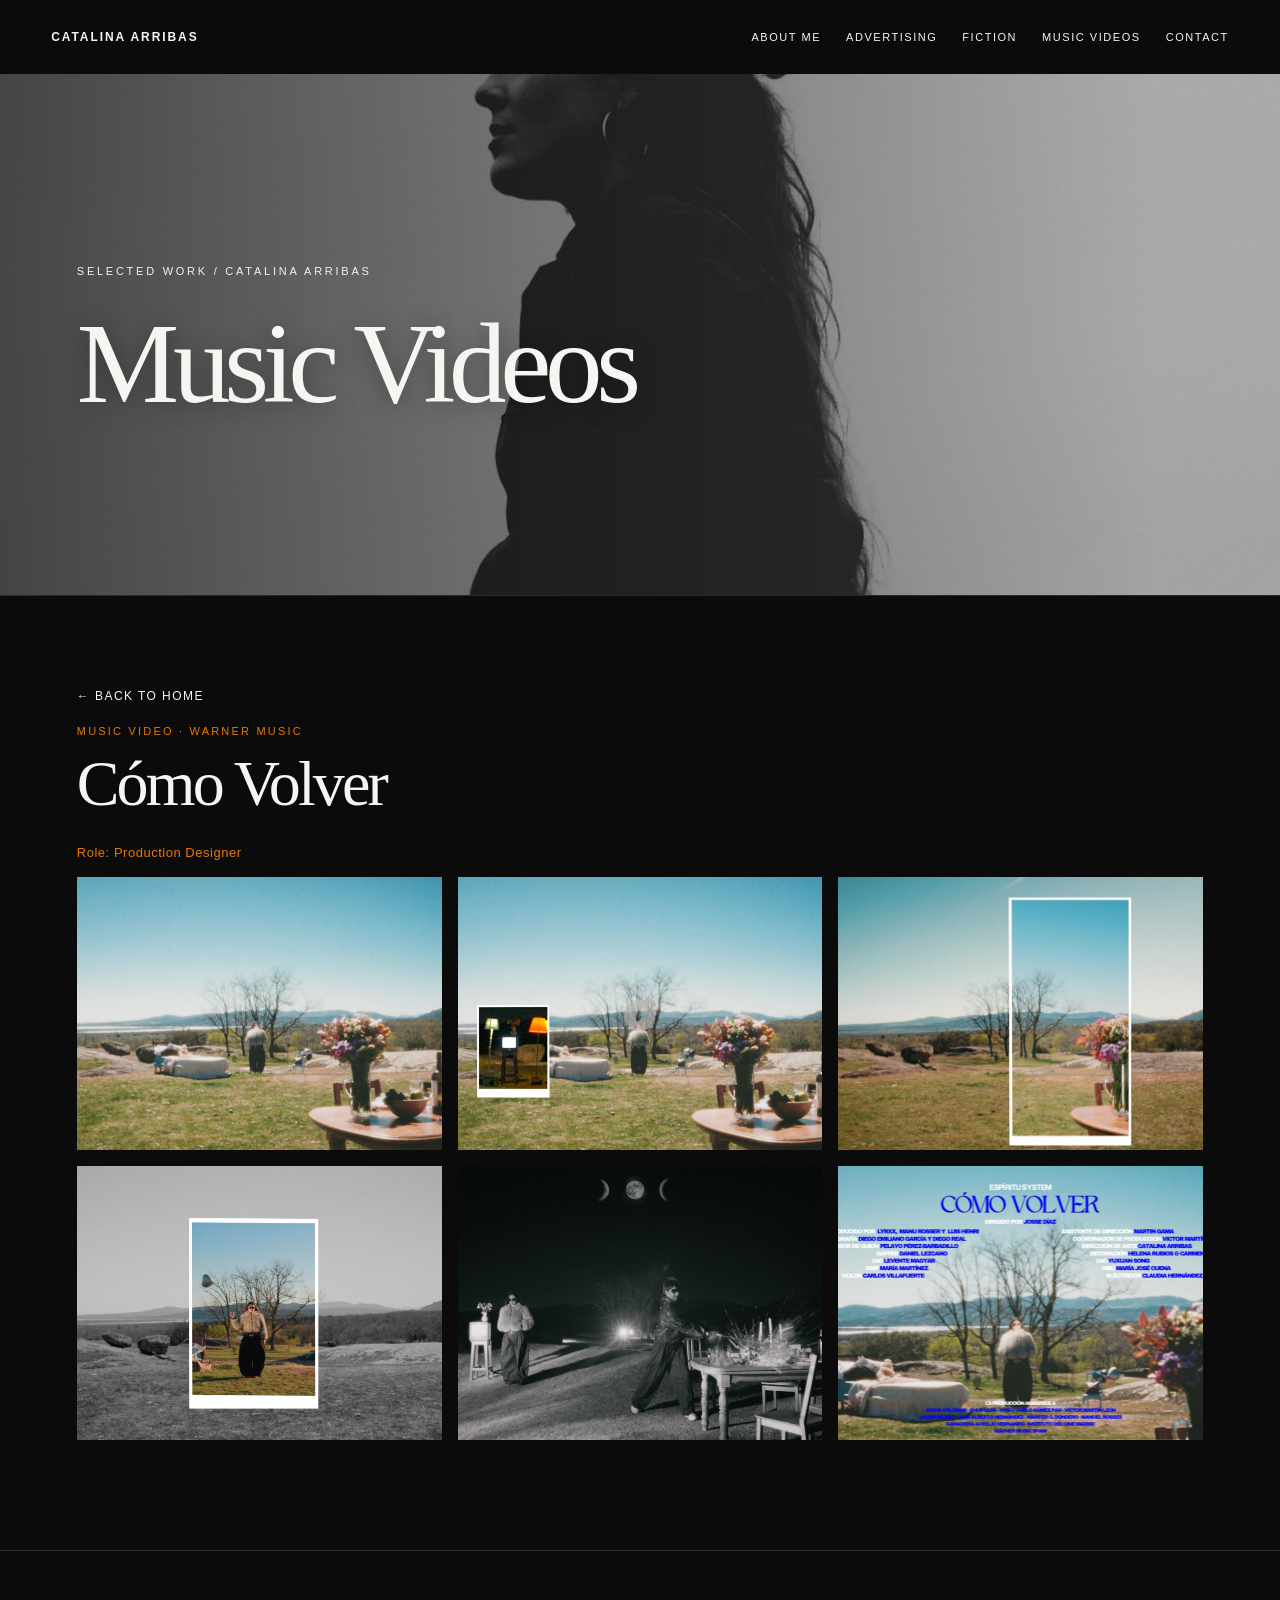
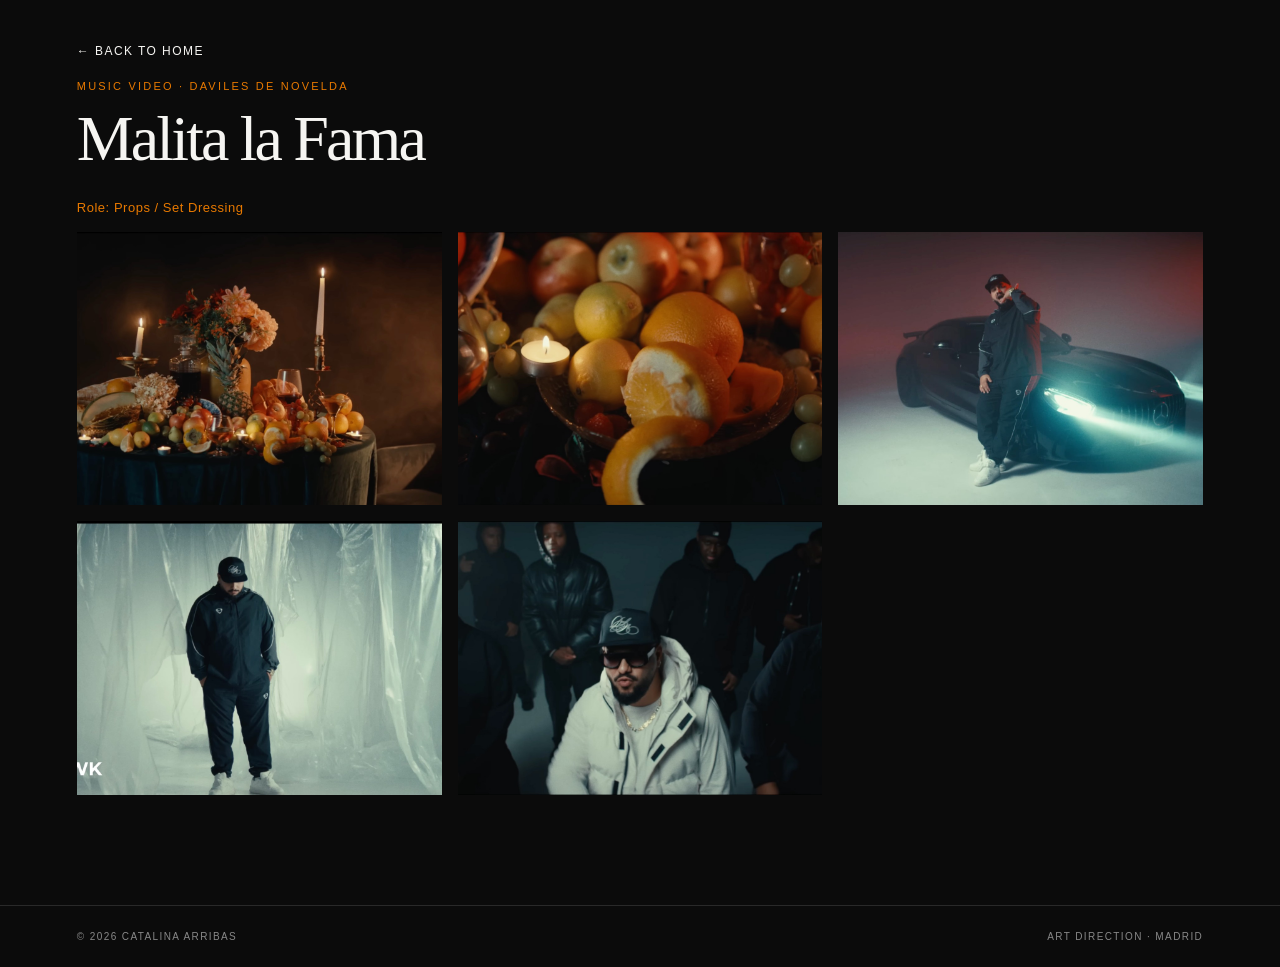
<file: music-videos.html>
<!DOCTYPE html>

<html lang="en"><head><meta charset="utf-8"/><meta content="width=device-width, initial-scale=1" name="viewport"/><meta content="#0b0b0b" name="theme-color"/><meta content="Catalina Arribas — Art Direction portfolio. Advertising, Fiction and Music Videos." name="description"/><title>Music Videos — Catalina Arribas</title><style>
:root{color-scheme:dark}*{box-sizing:border-box}html{scroll-behavior:smooth}body{margin:0;background:#0b0b0b;color:#f6f5f2;font-family:Arial,Helvetica,sans-serif}a{color:inherit;text-decoration:none}header{position:absolute;z-index:3;top:0;left:0;width:100%;padding:30px 4%;display:flex;align-items:center;justify-content:space-between;gap:24px}.brand{font-size:12px;font-weight:700;letter-spacing:.16em}nav{display:flex;flex-wrap:wrap;gap:25px}nav a{font-size:11px;letter-spacing:.14em;text-transform:uppercase;transition:opacity .2s}nav a:hover{opacity:.55}.hero{min-height:100svh;position:relative;display:flex;align-items:center;justify-content:center;overflow:hidden;background:#111}.hero:before{content:"";position:absolute;inset:0;background:url('assets/cover.jpg') center center/cover no-repeat;filter:brightness(1)}.hero:after{content:"";position:absolute;inset:0;background:linear-gradient(180deg,rgba(0,0,0,.45),transparent 30%,rgba(0,0,0,.36))}.hero-content{z-index:1;text-align:center;width:100%;padding:20px}.hero h1{font-family:Georgia,'Times New Roman',serif;font-size:clamp(64px,11vw,185px);font-weight:400;letter-spacing:-.07em;line-height:.9;margin:0}.hero p{font-size:11px;letter-spacing:.38em;text-transform:uppercase;margin:30px 0 0}.scroll{position:absolute;z-index:2;bottom:32px;left:4%;font-size:10px;letter-spacing:.18em;text-transform:uppercase}section{padding:110px 6%;min-height:65vh;border-bottom:1px solid #292929}.eyebrow{font-size:11px;letter-spacing:.25em;text-transform:uppercase;color:#a8a8a8}h2{font-family:Georgia,'Times New Roman',serif;font-weight:400;font-size:clamp(55px,9vw,120px);letter-spacing:-.055em;margin:20px 0 35px}.project-card{display:block;max-width:1200px;margin-top:25px}.project-card img{display:block;width:100%;height:auto;aspect-ratio:16/9;object-fit:cover;transition:opacity .3s}.project-image{position:relative;display:block;overflow:hidden;background:#111}.project-image img{filter:brightness(.40) saturate(.72);transform:scale(1);transition:filter .65s ease,transform .8s ease}.project-card:hover .project-image img,.project-card:focus-visible .project-image img{filter:brightness(1) saturate(1);transform:scale(1.025)}.project-overlay{position:absolute;inset:0;display:flex;flex-direction:column;justify-content:center;align-items:center;text-align:center;padding:24px;pointer-events:none}.project-overlay-title{font-family:Georgia,serif;font-size:clamp(38px,6.5vw,100px);font-weight:400;letter-spacing:-.045em;line-height:1.05;text-shadow:0 2px 24px rgba(0,0,0,.35)}.project-overlay-subtitle{font-size:11px;letter-spacing:.22em;text-transform:uppercase;margin-top:20px}.project-card:focus-visible{outline:2px solid #d66b00;outline-offset:5px}@media(prefers-reduced-motion:reduce){.project-image img{transition:none}}.project-meta{display:flex;justify-content:space-between;gap:12px;flex-wrap:wrap;margin-top:18px}.project-meta strong{font-size:18px;font-weight:400}.project-meta span{font-size:11px;letter-spacing:.12em;text-transform:uppercase;color:#aaa}.project-detail{padding-top:100px}.project-detail img{display:block;width:100%;height:auto;margin-top:25px}.back-link{font-size:12px;letter-spacing:.12em;text-transform:uppercase}.placeholder{min-height:250px;border:1px solid #303030;display:flex;align-items:center;justify-content:center;text-align:center;color:#8e8e8e;font-size:12px;letter-spacing:.12em;text-transform:uppercase;padding:30px}.note{color:#aaa;max-width:600px;line-height:1.7;font-size:14px}.contact-link{font-family:Georgia,serif;font-size:clamp(25px,5vw,70px);text-decoration:underline;text-underline-offset:9px}footer{display:flex;justify-content:space-between;gap:16px;padding:25px 6%;color:#888;font-size:10px;letter-spacing:.14em;text-transform:uppercase}@media(max-width:700px){header{padding:23px 5%;align-items:flex-start;flex-direction:column;gap:20px}nav{gap:14px}nav a{font-size:10px}.hero h1{font-size:clamp(62px,15vw,105px)}.hero:before{background-position:56% center}section{padding:85px 6%;min-height:50vh}footer{flex-direction:column}}

.project-stack{display:grid;gap:72px}.project-card{margin-top:0}.project-overlay-title{color:#fff}
.project-tag{position:absolute;top:22px;right:22px;font-size:10px;letter-spacing:.18em;
padding:9px 12px;border:1px solid rgba(255,255,255,.65);color:#fff}
.project-detail{scroll-margin-top:20px}.detail-head{margin-bottom:40px}.detail-kicker{
font-size:11px;letter-spacing:.2em;text-transform:uppercase;color:#aaa}
.detail-role{color:#bdbdbd;font-size:13px;letter-spacing:.04em;line-height:1.8}
.gallery{display:grid;grid-template-columns:repeat(2,minmax(0,1fr));gap:16px}
.gallery img{margin:0;width:100%;height:100%;object-fit:cover}
.gallery figure{margin:0;overflow:hidden;background:#171717}
.gallery figure:first-child{grid-column:1/-1}
.gallery figure:first-child img{max-height:850px;object-fit:contain}
.gallery figure:not(:first-child) img{aspect-ratio:16/10}
.gallery figcaption{font-size:10px;letter-spacing:.12em;color:#999;padding:10px 0 4px}
.detail-note{font-size:13px;color:#aaa;line-height:1.7;max-width:700px;margin:0 0 30px}
@media(max-width:700px){.project-stack{gap:44px}.gallery{grid-template-columns:1fr}
.gallery figure:first-child{grid-column:auto}.project-tag{top:12px;right:12px;font-size:9px}
.project-overlay-title{font-size:clamp(28px,7vw,56px)}}

.project-meta span,.detail-kicker,.detail-role,.project-overlay-subtitle{color:#e88b49}.project-tag{color:#f2a064;border-color:#e88b49}

/* About and editorial separators */
#about{position:relative;min-height:100vh;display:grid;grid-template-columns:1fr 1fr;gap:6vw;align-items:center;background:#161616 url('assets/about-me.png') center/cover no-repeat;padding:120px 6%;isolation:isolate}#about:before{content:'';position:absolute;inset:0;background:linear-gradient(90deg,rgba(0,0,0,.66),rgba(0,0,0,.72));z-index:-1}.about-title{font-family:Georgia,serif;font-weight:400;font-size:clamp(56px,7vw,115px);line-height:.98;letter-spacing:-.055em;margin:32px 0}.about-copy{font-size:clamp(15px,1.35vw,20px);line-height:1.75;max-width:660px}.about-columns{display:grid;grid-template-columns:1fr 1fr;gap:22px;margin-top:38px}.about-columns h3{font-size:11px;letter-spacing:.18em;text-transform:uppercase;color:#d68a40}.about-columns p{font-size:14px;line-height:1.8}.section-banner{height:clamp(105px,12vw,190px);width:100%;background-position:center;background-size:cover;border:0;padding:0;min-height:0}.section-banner.advertising{background-image:url('assets/banner-advertising.jpg')}.section-banner.fiction{background-image:url('assets/banner-fiction.jpg')}.section-banner.music{background-image:url('assets/banner-music-videos.jpg')}.section-banner.contact{background-image:url('assets/banner-contact.jpg')}#contact .contact-phone{font-size:clamp(21px,3vw,38px);font-family:Georgia,serif} @media(max-width:700px){#about{grid-template-columns:1fr;gap:12px;padding:110px 6% 75px;min-height:85vh}.about-title{font-size:clamp(55px,12vw,85px)}.about-copy{font-size:15px}.section-banner{height:110px}}
 .hero-name{position:relative;color:#e87900;font-family:Georgia,serif;font-weight:400;font-size:clamp(76px,13vw,210px);line-height:.76;letter-spacing:-.075em;text-align:center;text-transform:none;text-shadow:0 1px 8px rgba(0,0,0,.1)}@media(max-width:700px){.hero-name{font-size:clamp(70px,17vw,135px)}} 
/* Project pages: only covers on home; details open as separate views */
.project-detail{display:none}
.project-detail:target{display:block;min-height:100vh;padding-top:130px}
body:has(.project-detail:target) main > :not(.project-detail){display:none}
body:has(.project-detail:target) .project-detail:not(:target){display:none}
.project-image-placeholder{width:100%;height:100%;min-height:300px;display:grid;place-items:center;background:#222;color:#aaa;letter-spacing:.15em;text-transform:uppercase;font-size:12px}
</style><style>header{position:relative;background:#0b0b0b}main>section:first-child{min-height:0;padding-top:85px;padding-bottom:40px}main>section:first-child h2{margin-bottom:0}.project-detail{scroll-margin-top:20px}</style><style>/* Category pages: display every project in sequence, including when arriving via a cover anchor. */
.project-detail,.project-detail:target{display:block !important;min-height:0 !important;padding-top:90px !important;scroll-margin-top:20px}
body:has(.project-detail:target) main > :not(.project-detail){display:block !important}
body:has(.project-detail:target) .project-detail:not(:target){display:block !important}
.project-detail .back-link{display:inline-block;margin-bottom:22px}
@media(max-width:700px){.project-detail,.project-detail:target{padding-top:65px !important}}
</style><style>
/* Full-bleed photographic category header */
main > section:first-child{
  position:relative; isolation:isolate; display:flex; flex-direction:column;
  justify-content:center; min-height:clamp(360px,58vh,720px) !important;
  padding:100px 6% 75px !important; border-bottom:1px solid #292929;
  background:#242424 url('assets/header-music-videos.jpg') center center/cover no-repeat;
}
main > section:first-child::before{content:"";position:absolute;inset:0;z-index:-1;
  background:linear-gradient(90deg,rgba(0,0,0,.64),rgba(0,0,0,.12) 90%);}
main > section:first-child h2{margin:20px 0 0 !important;position:relative;
  text-shadow:0 3px 25px rgba(0,0,0,.35);}
main > section:first-child .eyebrow{position:relative;color:#f2f2f2;}
@media(max-width:700px){main > section:first-child{min-height:390px !important;
  padding:95px 6% 60px !important;background-position:center;}}
</style>
<link rel="stylesheet" href="overrides.css">
<script defer src="editor.js"></script>

<style>
/* TITULOS DE PROYECTOS - MUSIC VIDEOS */

.project-detail .detail-head {
    text-align: left;
    margin-bottom: 12px;
}

.project-detail .detail-kicker {
    color: #e87900 !important;
    font-size: 11px;
    letter-spacing: 0.2em;
    text-transform: uppercase;
    margin: 0 0 12px;
}

.project-detail .detail-head h2 {
    font-family: Georgia, 'Times New Roman', serif;
    font-size: clamp(38px, 5vw, 76px) !important;
    font-weight: 400;
    line-height: 1.1;
    letter-spacing: -0.045em;
    text-align: left;
    margin: 0 0 22px;
}

.project-detail .detail-role {
    text-align: left;
    color: #e87900 !important;
    margin: 0 0 8px;
}

.project-detail .detail-note {
    text-align: left;
    margin: 0 0 18px;
}

/* GALERÍAS: TRES FOTOGRAFÍAS POR FILA */

.project-detail .gallery {
    display: grid !important;
    grid-template-columns: repeat(3, minmax(0, 1fr)) !important;
    gap: 16px !important;
    margin-top: 12px;
}

.project-detail .gallery figure,
.project-detail .gallery figure:first-child {
    grid-column: auto !important;
    margin: 0 !important;
}

.project-detail .gallery img,
.project-detail .gallery figure:first-child img,
.project-detail .gallery figure:not(:first-child) img {
    display: block;
    width: 100% !important;
    height: auto !important;
    aspect-ratio: 4 / 3 !important;
    object-fit: cover !important;
    max-height: none !important;
    margin: 0 !important;
}

@media (max-width: 700px) {
    .project-detail .gallery {
        grid-template-columns: 1fr !important;
    }
}
}

@media (max-width: 700px) {
    .project-detail .detail-head h2 {
        font-size: clamp(32px, 8vw, 52px) !important;
    }
}
</style>
</head><body><header><a class="brand" href="index.html#home">CATALINA ARRIBAS</a><nav aria-label="Main navigation"><a href="index.html#about">About Me</a><a href="advertising.html">Advertising</a><a href="fiction.html">Fiction</a><a href="music-videos.html">Music Videos</a><a href="index.html#contact">Contact</a></nav></header><main><section id="music-videos"><span class="eyebrow">Selected work / Catalina Arribas</span><h2>Music Videos</h2></section><section class="project-detail" id="como-volver"><a class="back-link" href="index.html#music-videos">← Back to Home</a><div class="detail-head"><p class="detail-kicker">Music Video · Warner Music</p><h2>Cómo Volver</h2><p class="detail-role">Role: Production Designer</p></div><div class="gallery"><figure><img alt="Cómo Volver still 1" loading="lazy" src="assets/como-volver-01.jpg"/></figure><figure><img alt="Cómo Volver still 2" loading="lazy" src="assets/como-volver-02.jpg"/></figure><figure><img alt="Cómo Volver still 3" loading="lazy" src="assets/como-volver-03.jpg"/></figure><figure><img alt="Cómo Volver still 4" loading="lazy" src="assets/como-volver-04.jpg"/></figure><figure><img alt="Cómo Volver still 5" loading="lazy" src="assets/como-volver-05.jpg"/></figure><figure><img alt="Cómo Volver still 6" loading="lazy" src="assets/como-volver-06.jpg"/></figure></div></section><section class="project-detail" id="malita-la-fama"><a class="back-link" href="index.html#music-videos">← Back to Home</a><div class="detail-head"><p class="detail-kicker">Music Video · Daviles de Novelda</p><h2>Malita la Fama</h2><p class="detail-role">Role: Props / Set Dressing</p></div><div class="gallery"><figure><img alt="Malita la Fama still 1" loading="lazy" src="assets/malita-la-fama-01.jpg"/></figure><figure><img alt="Malita la Fama still 2" loading="lazy" src="assets/malita-la-fama-02.jpg"/></figure><figure><img alt="Malita la Fama still 3" loading="lazy" src="assets/malita-la-fama-03.jpg"/></figure><figure><img alt="Malita la Fama still 4" loading="lazy" src="assets/malita-la-fama-04.jpg"/></figure><figure><img alt="Malita la Fama still 5" loading="lazy" src="assets/malita-la-fama-05.jpg"/></figure></div></section></main><footer><span>© 2026 Catalina Arribas</span><span>Art Direction · Madrid</span></footer>
<style>
  .floating-contact {
    position: fixed;
    right: 28px;
    bottom: 28px;
    z-index: 9999;
    display: flex;
    align-items: center;
    gap: 12px;
    padding: 15px 24px;
    background: #f2f2f2;
    color: #111;
    border-radius: 100px;
    text-decoration: none;
    font: 600 12px Arial, sans-serif;
    letter-spacing: 2px;
    box-shadow: 0 5px 25px rgba(0,0,0,.25);
    opacity: 0;
    visibility: hidden;
    transform: translateY(15px);
    transition: opacity .3s, transform .3s, visibility .3s;
  }

  .floating-contact.visible {
    opacity: 1;
    visibility: visible;
    transform: translateY(0);
  }

  .floating-contact:hover {
    background: #d7d7d7;
  }

  @media (max-width: 600px) {
    .floating-contact {
      right: 16px;
      bottom: 16px;
      padding: 13px 18px;
    }
  }
</style>

<a href="index.html#contact"
   class="floating-contact"
   id="floating-contact">
  CONTACT <span aria-hidden="true">↗</span>
</a>

<script>
  const floatingContact = document.getElementById('floating-contact');

  function updateFloatingContact() {
    floatingContact.classList.toggle(
      'visible',
      window.scrollY > 100
    );
  }

  window.addEventListener('scroll', updateFloatingContact, { passive: true });
  updateFloatingContact();
</script>
</body></html>
</file>
<file: overrides.css>
/* Ajustes exportados desde el editor visual. */
</file>
